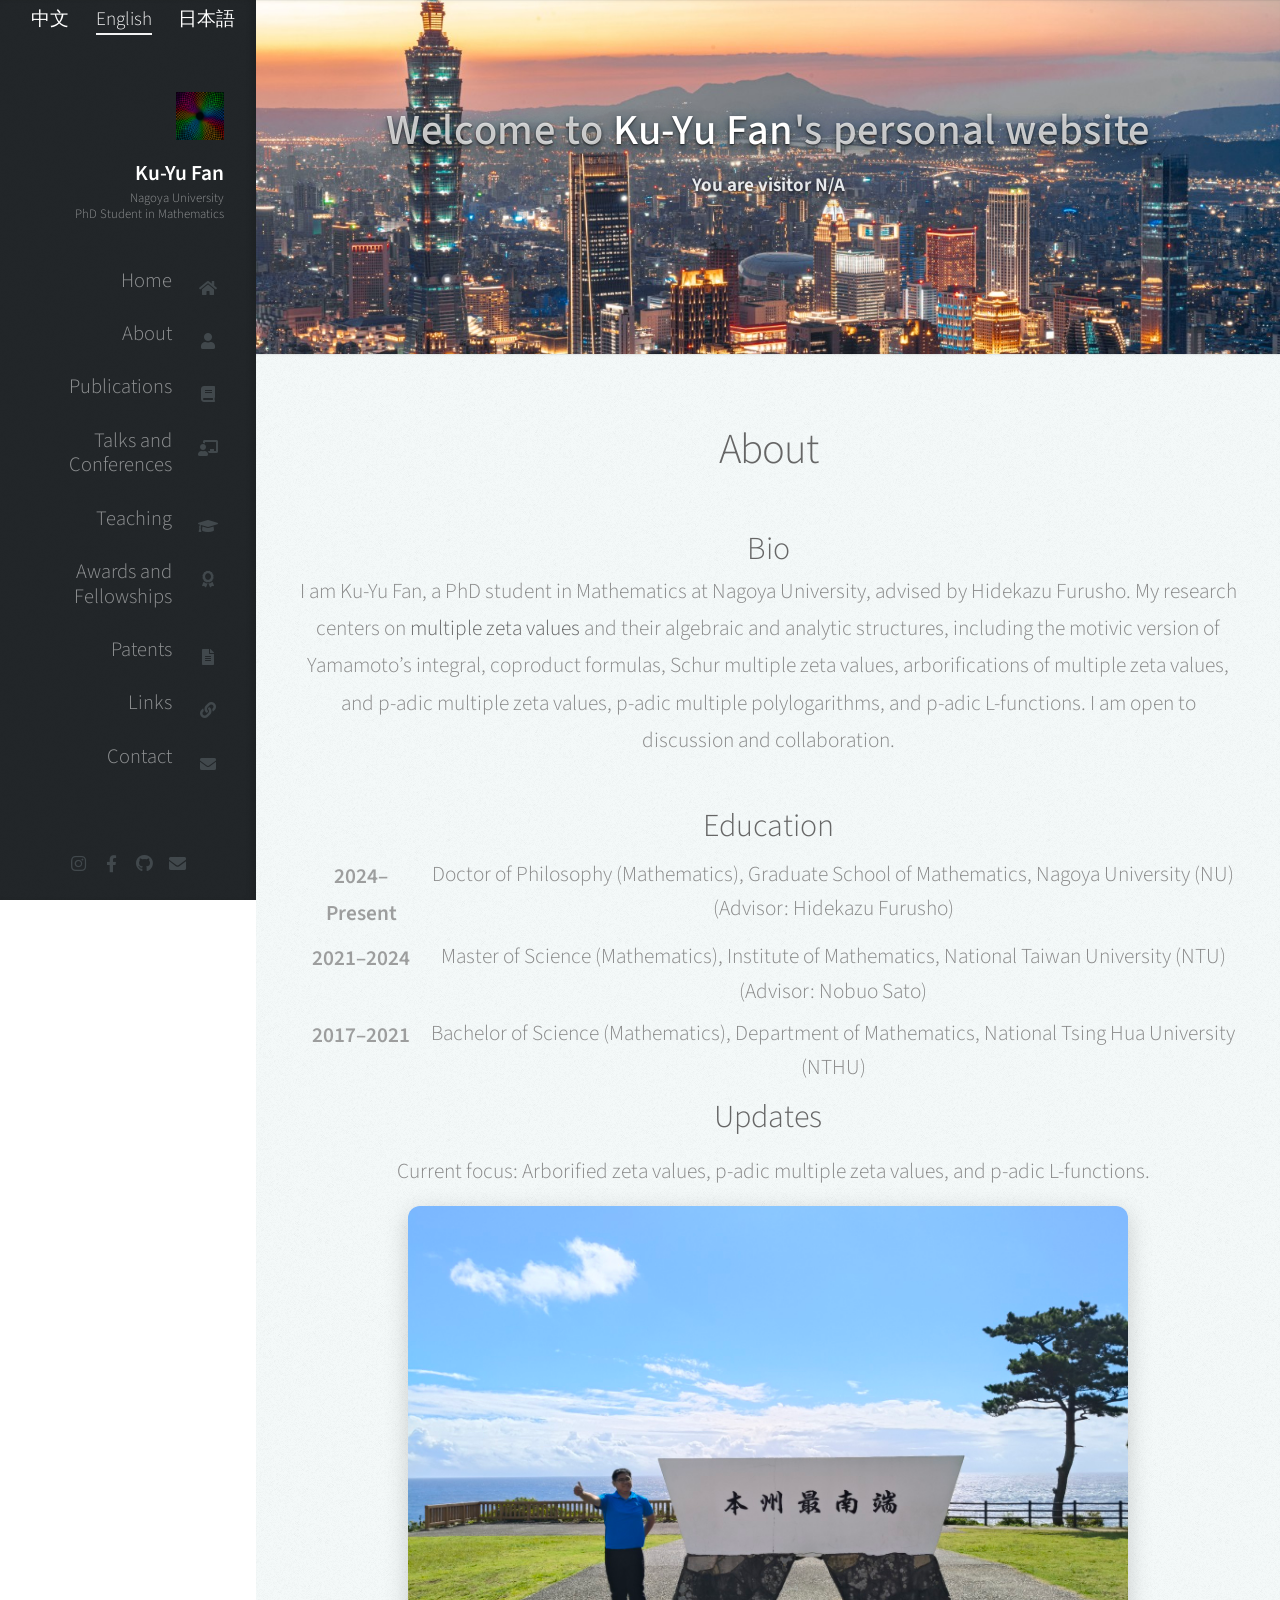
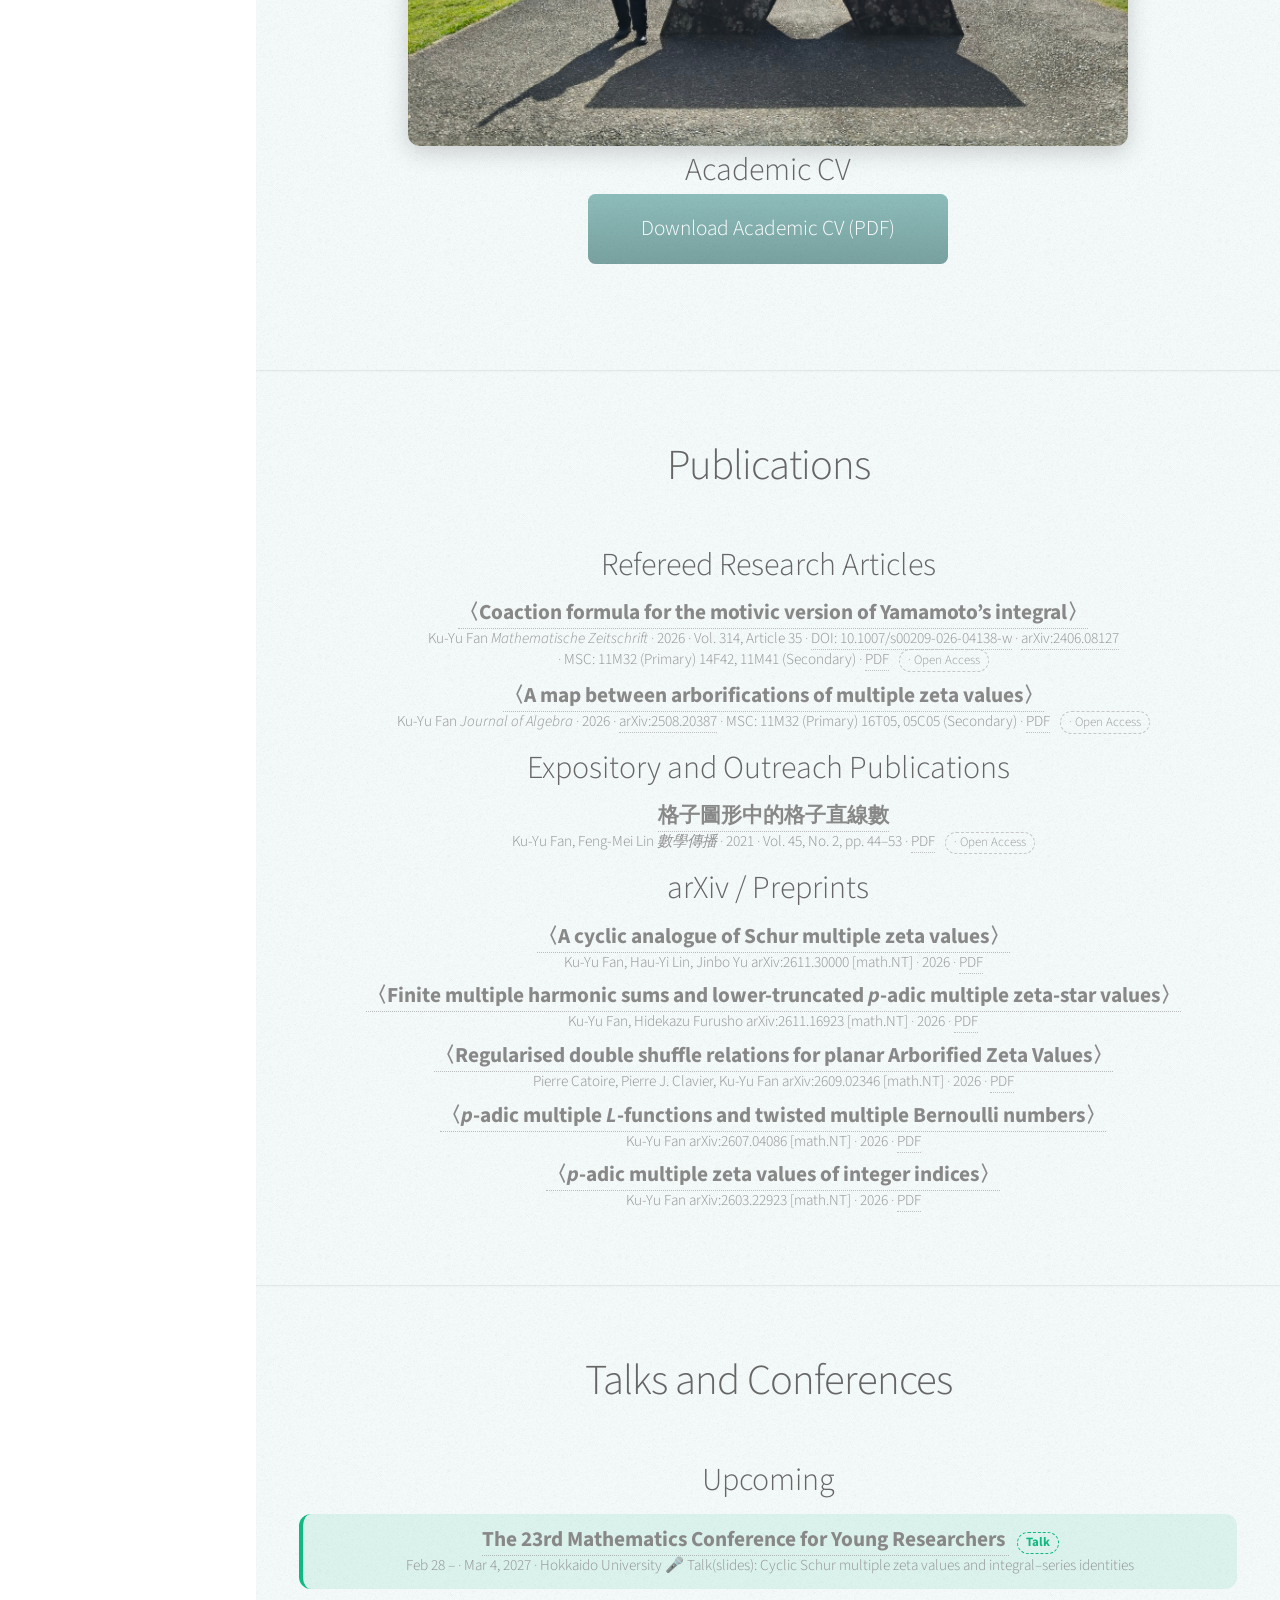
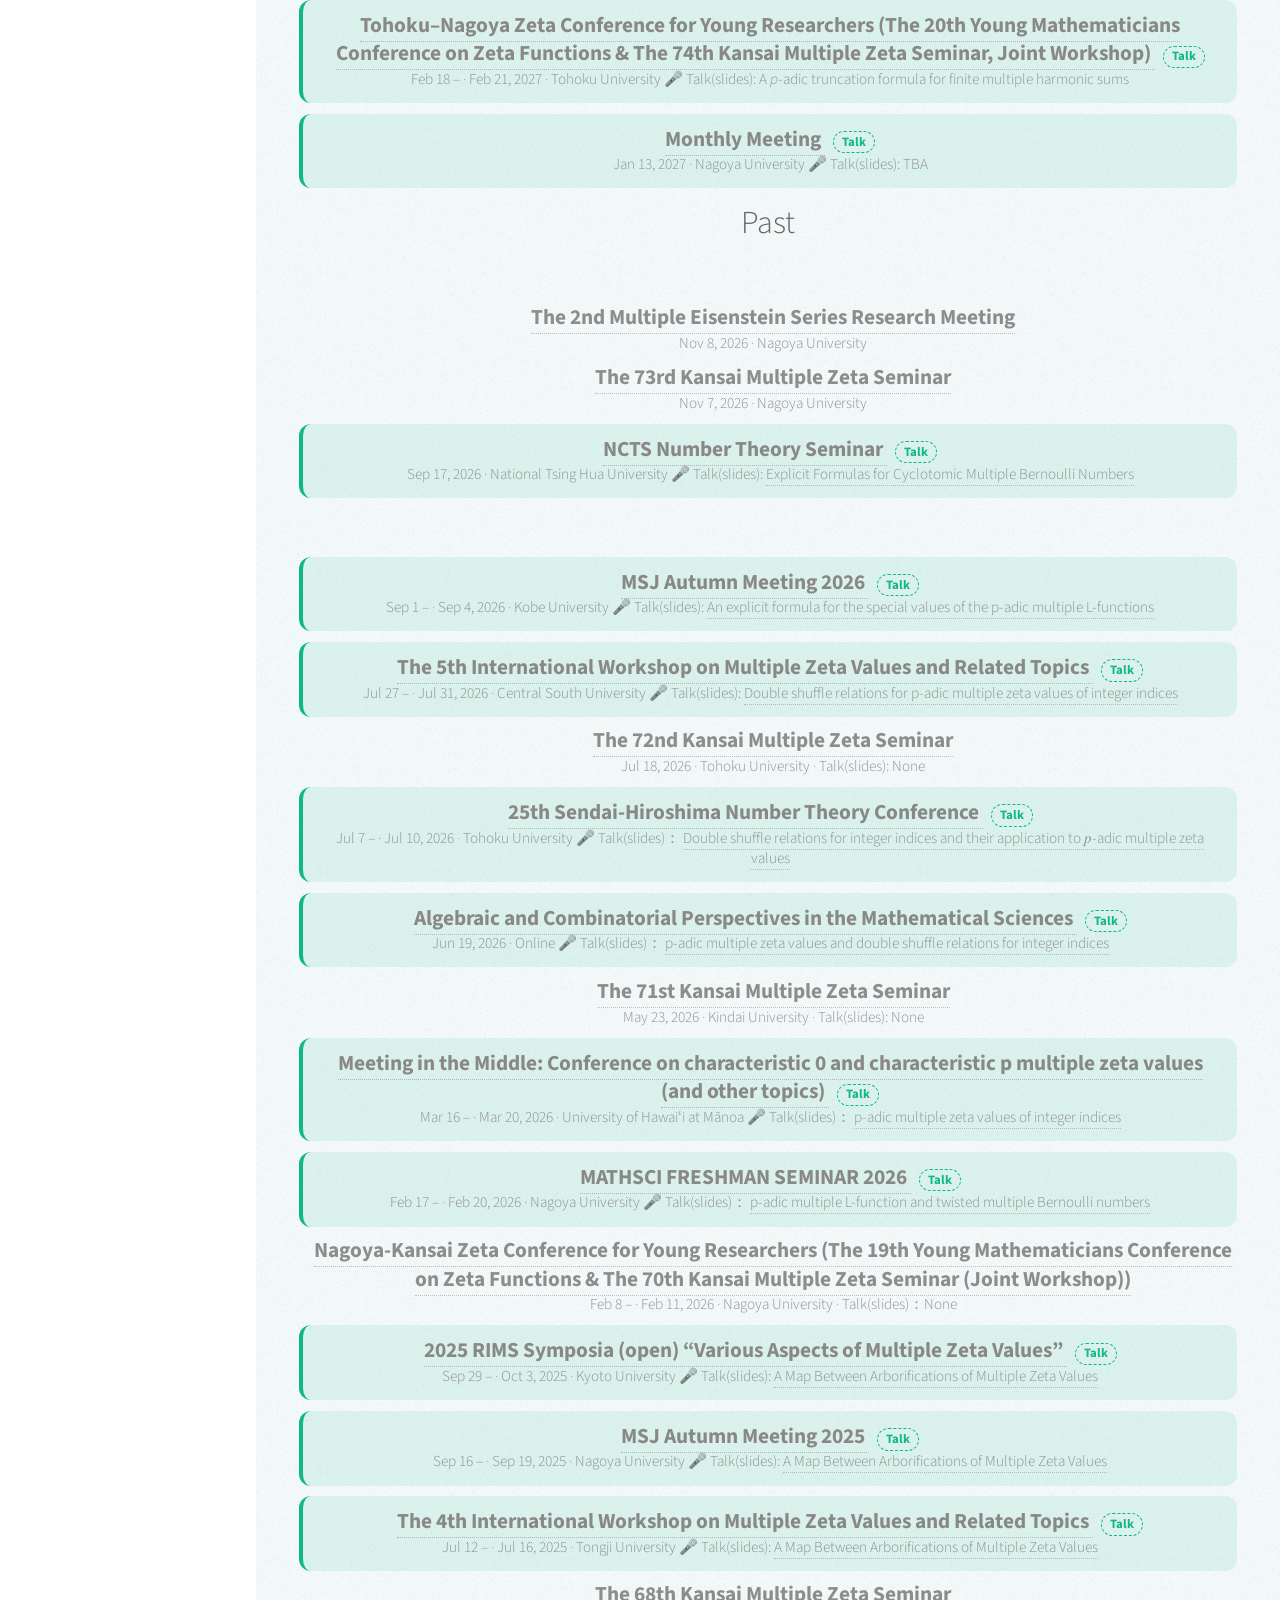
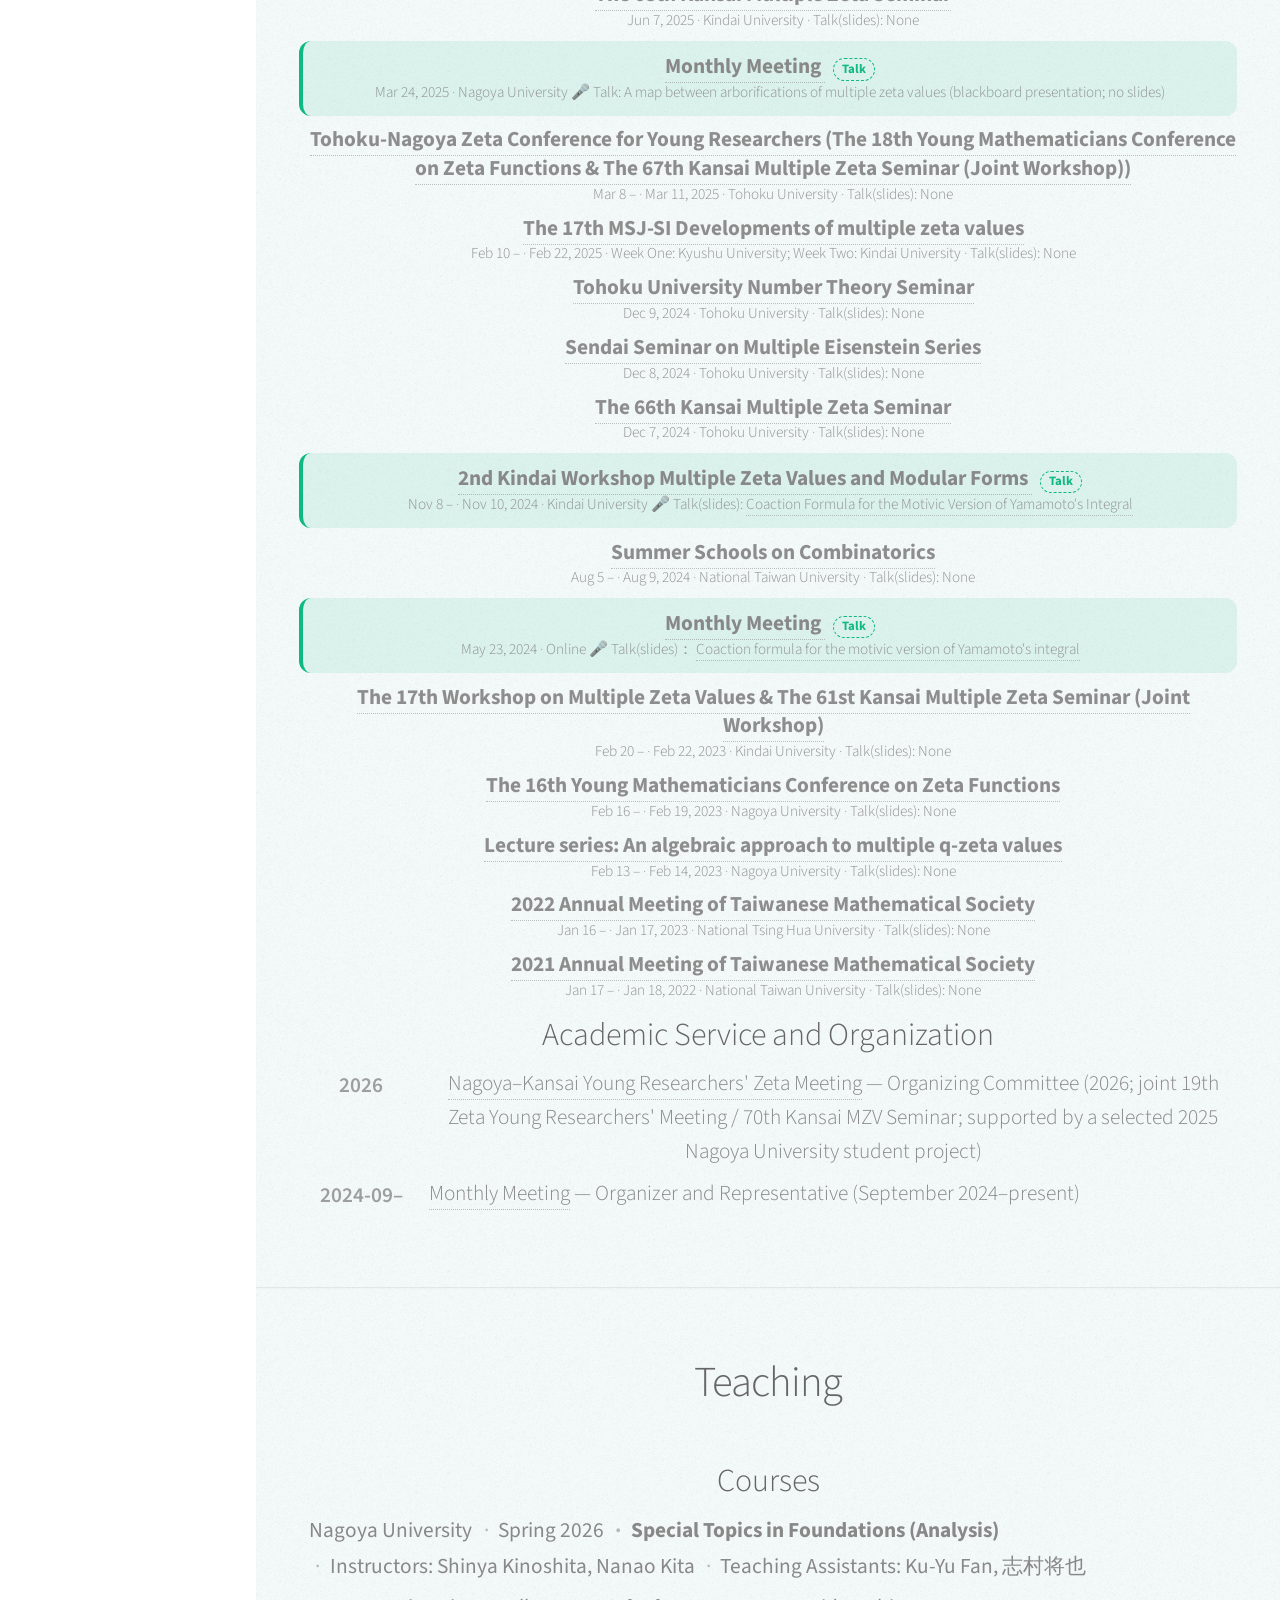
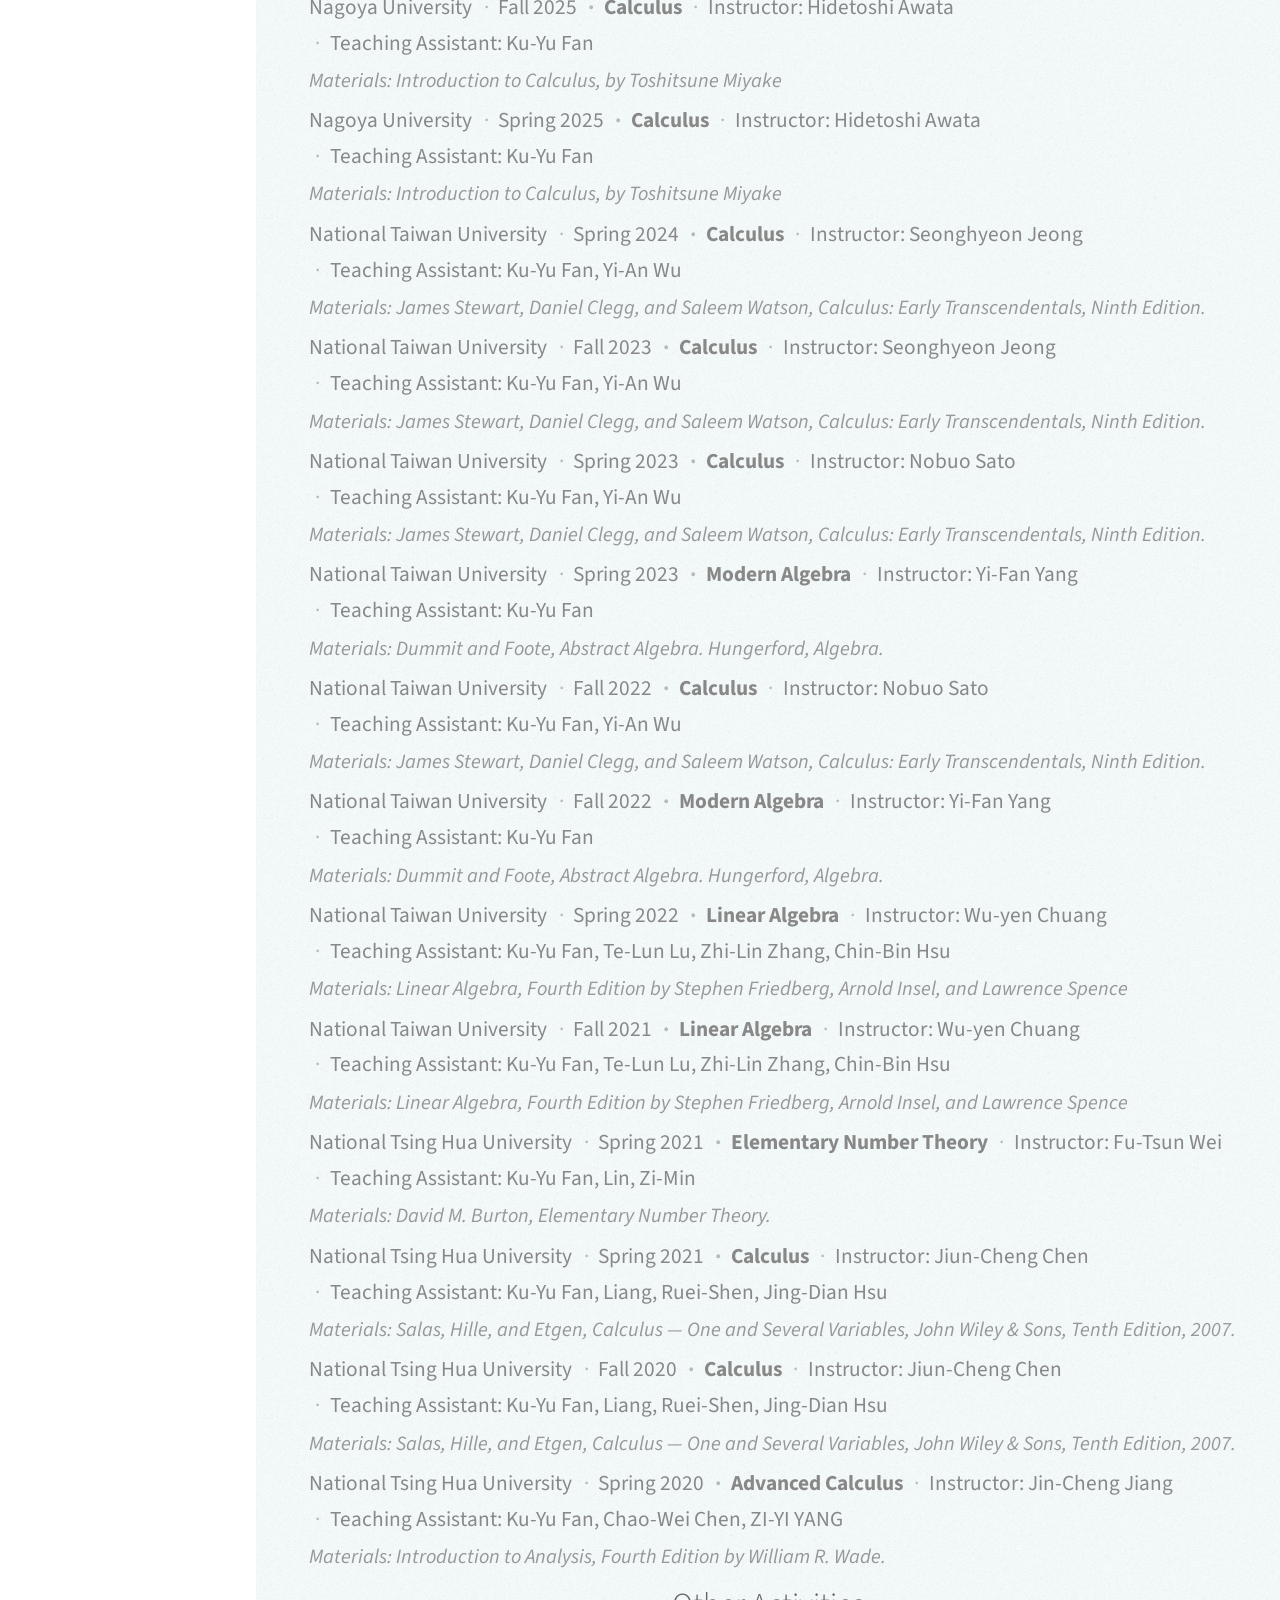
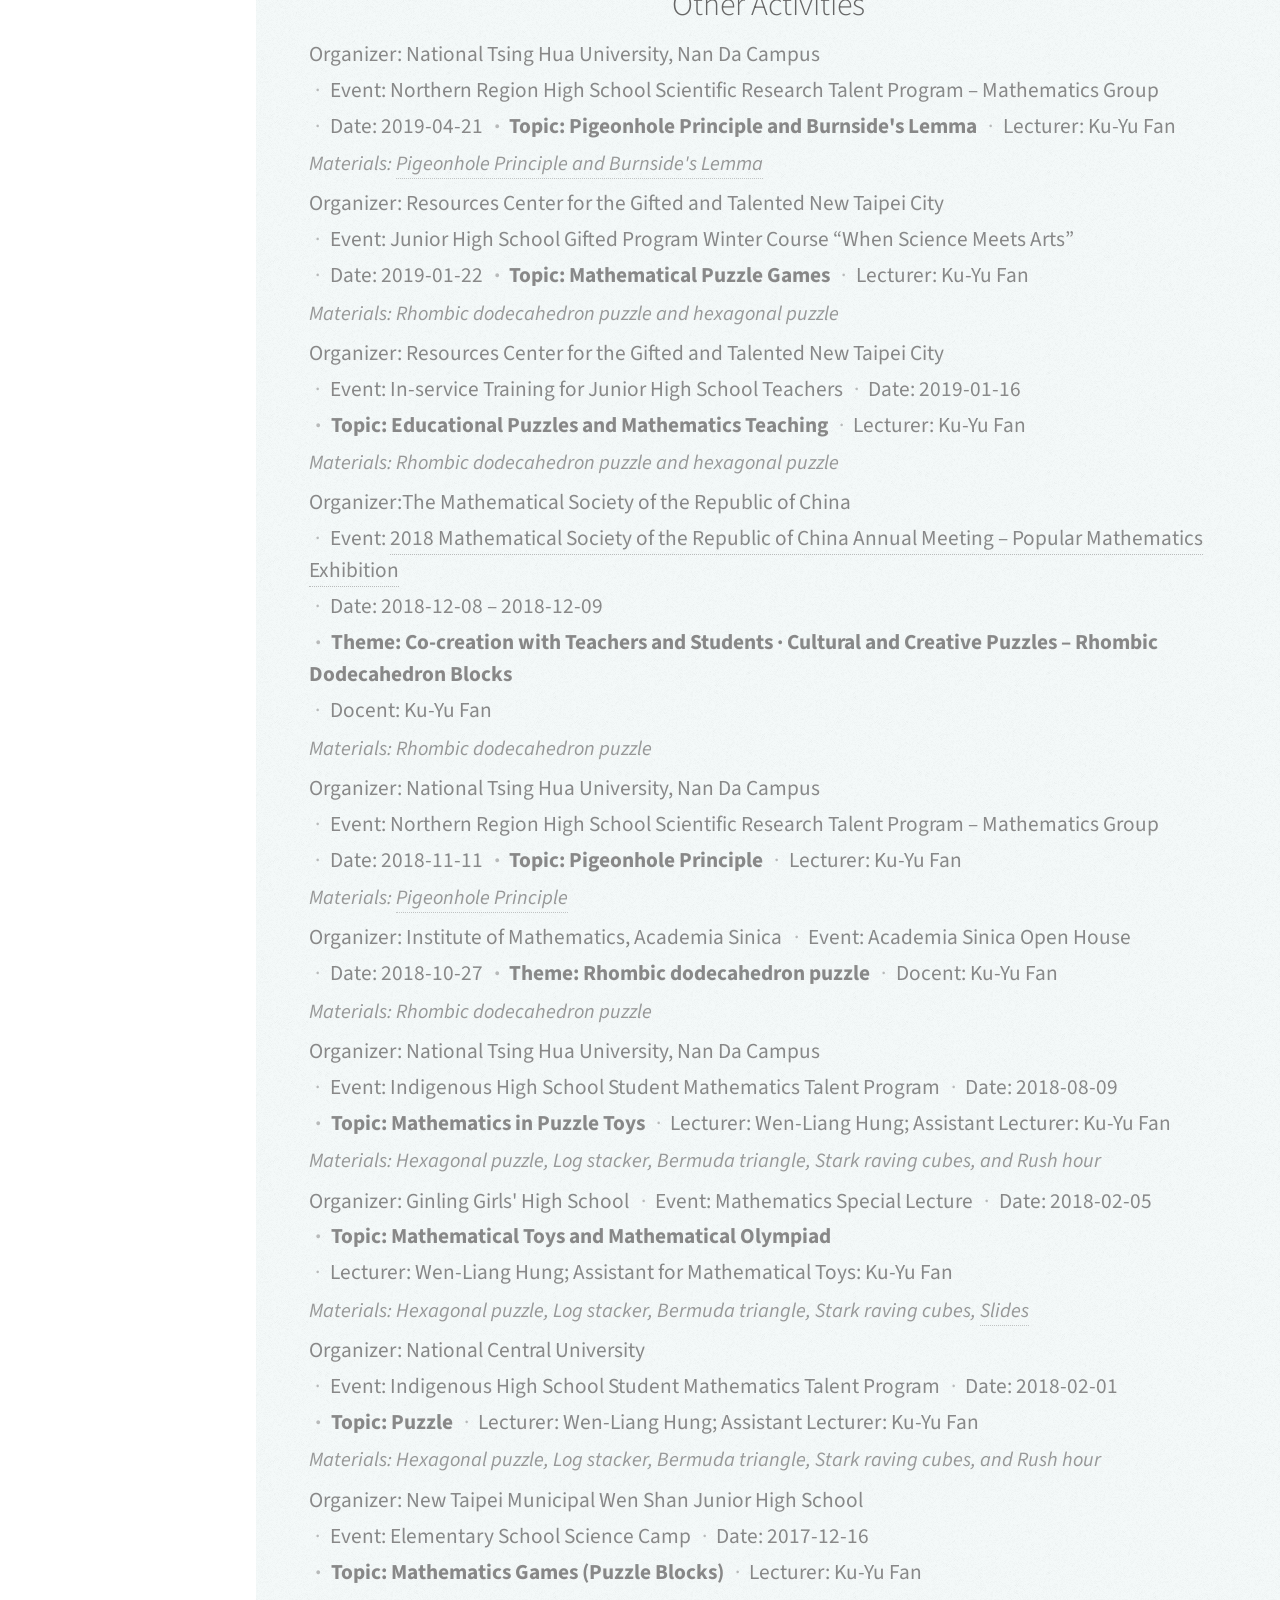
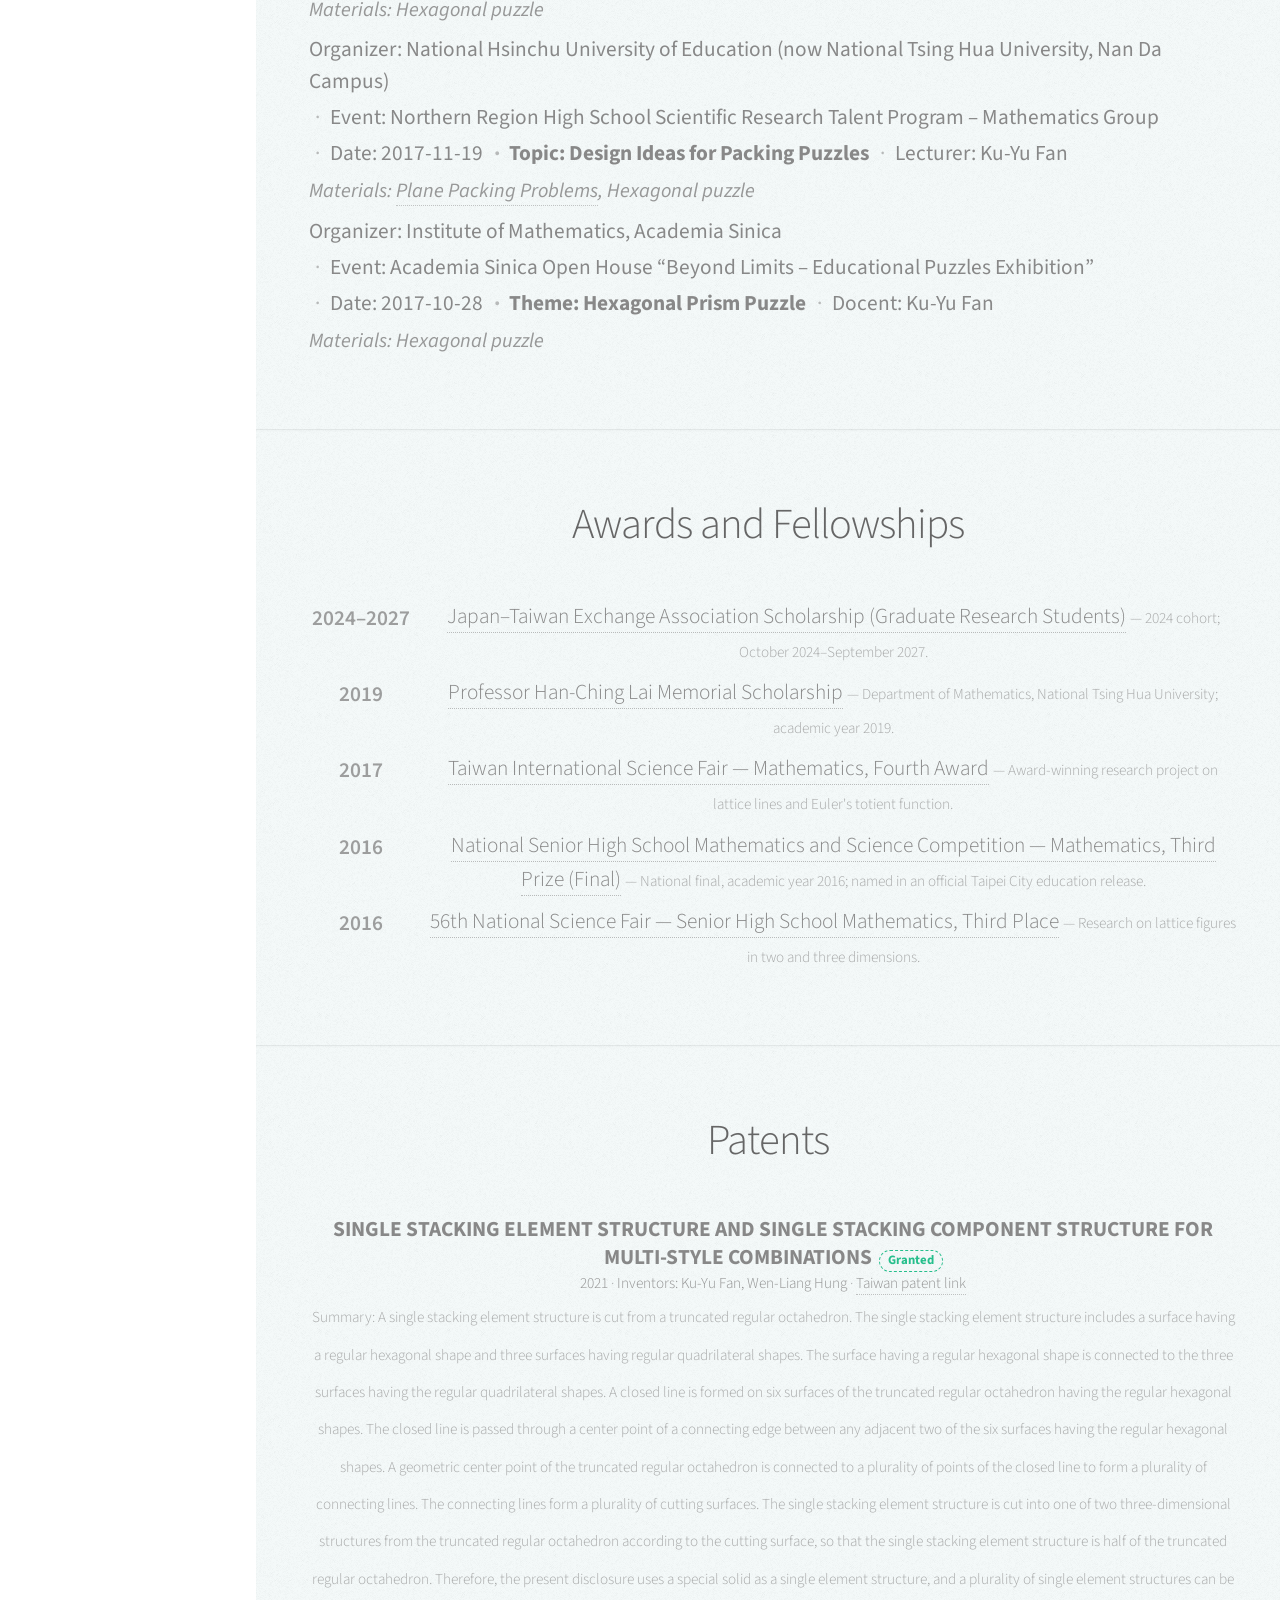
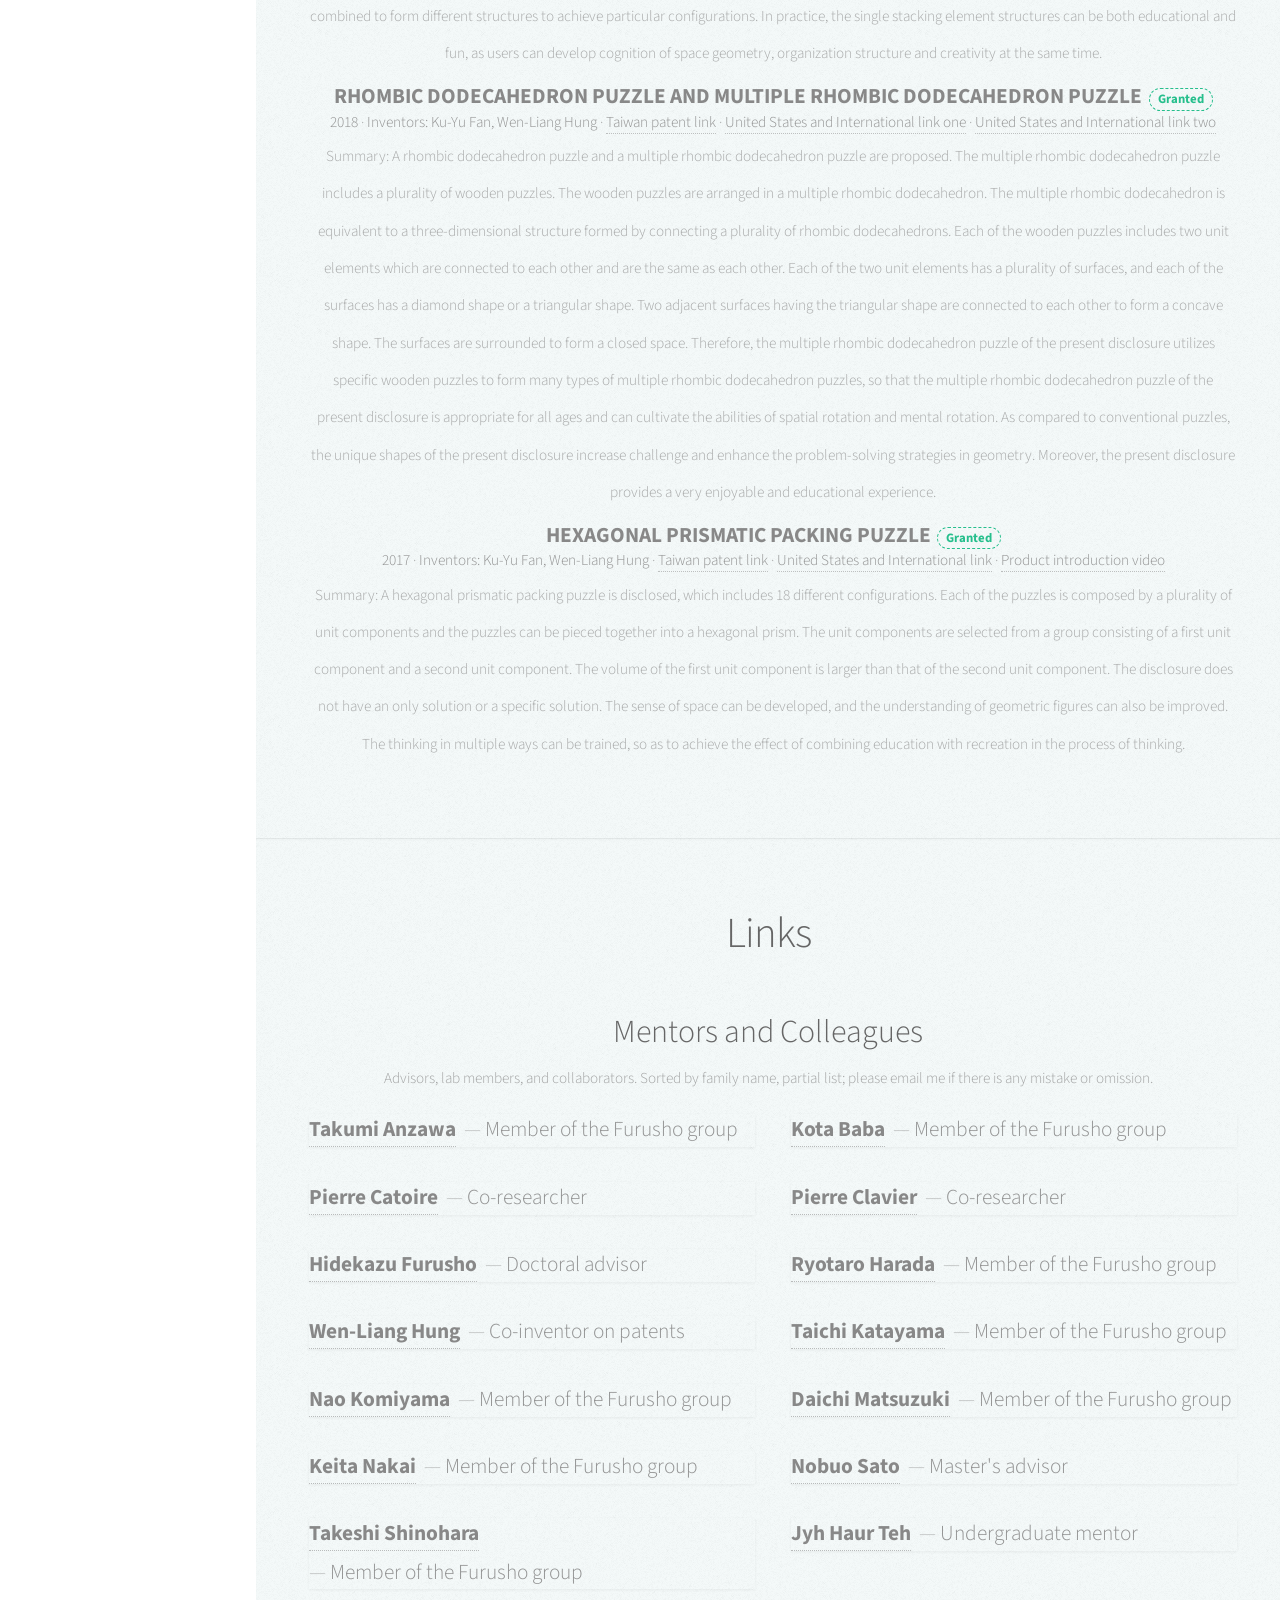
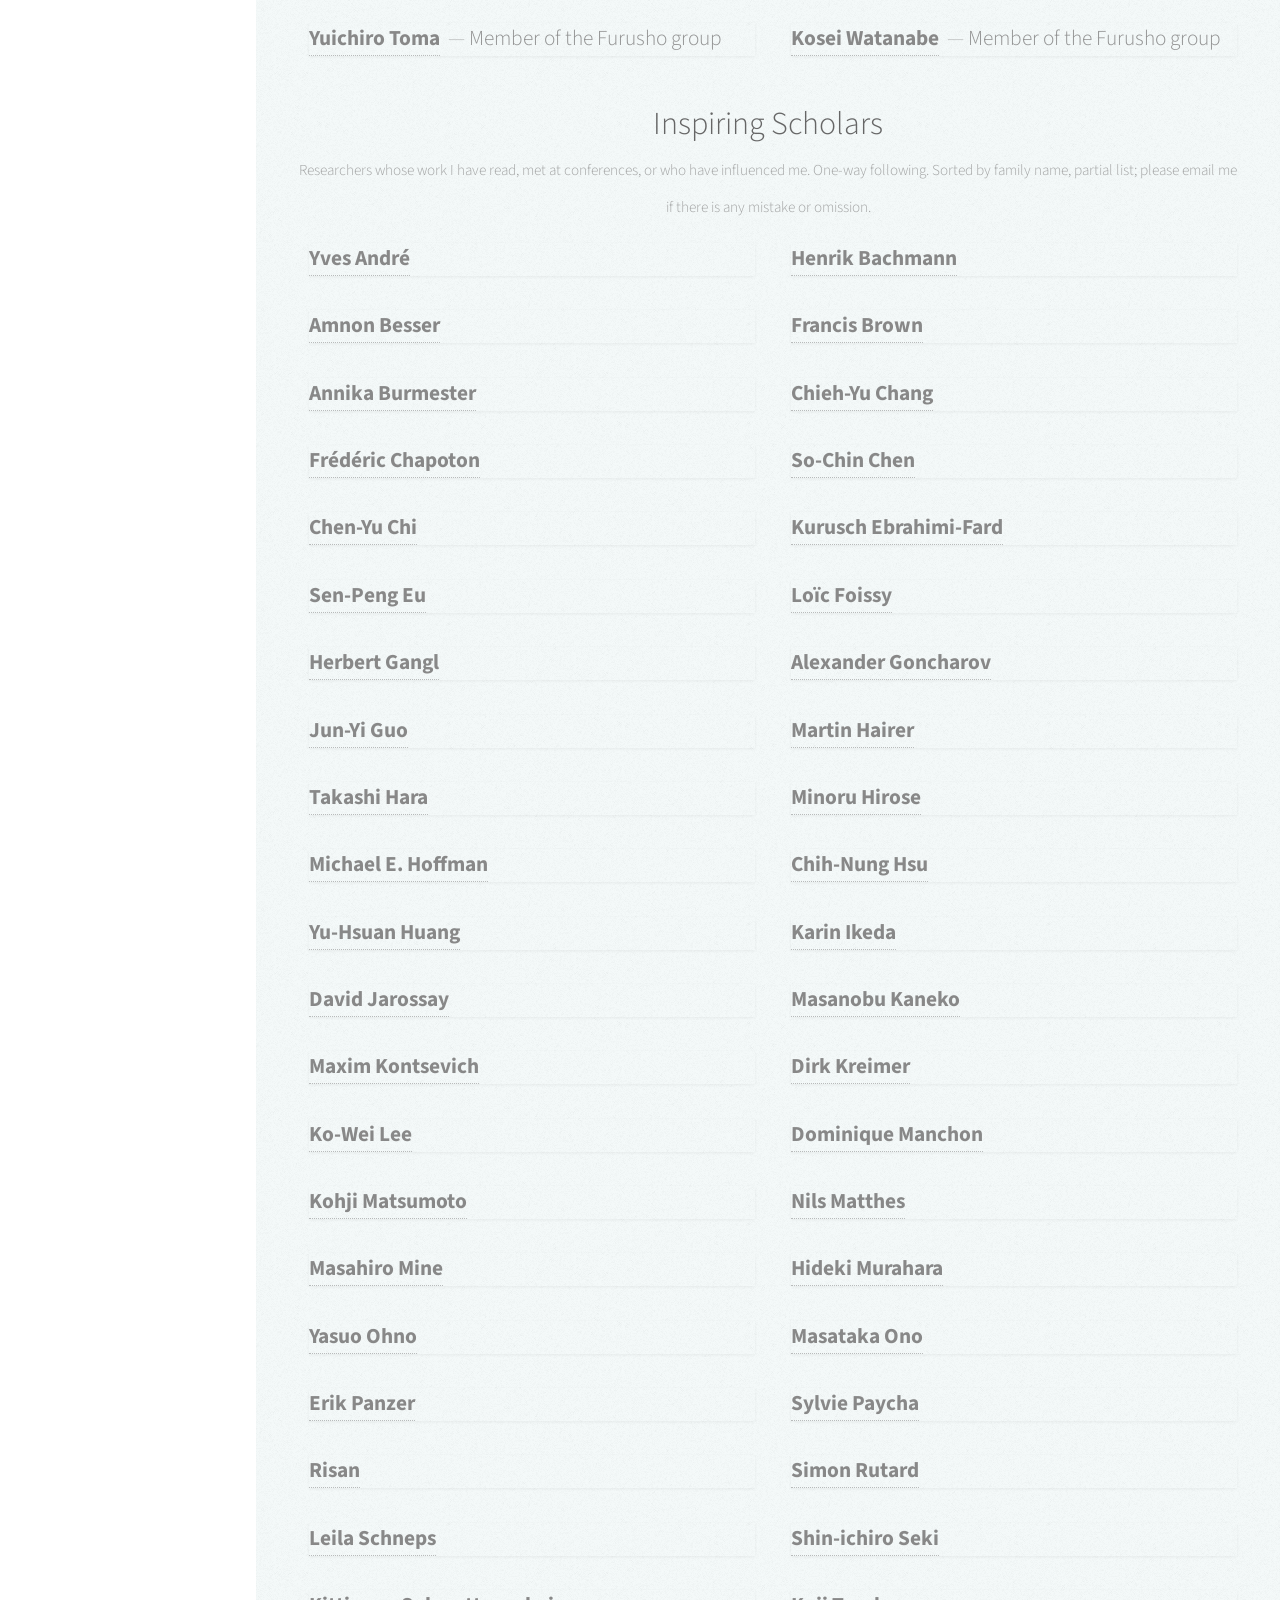
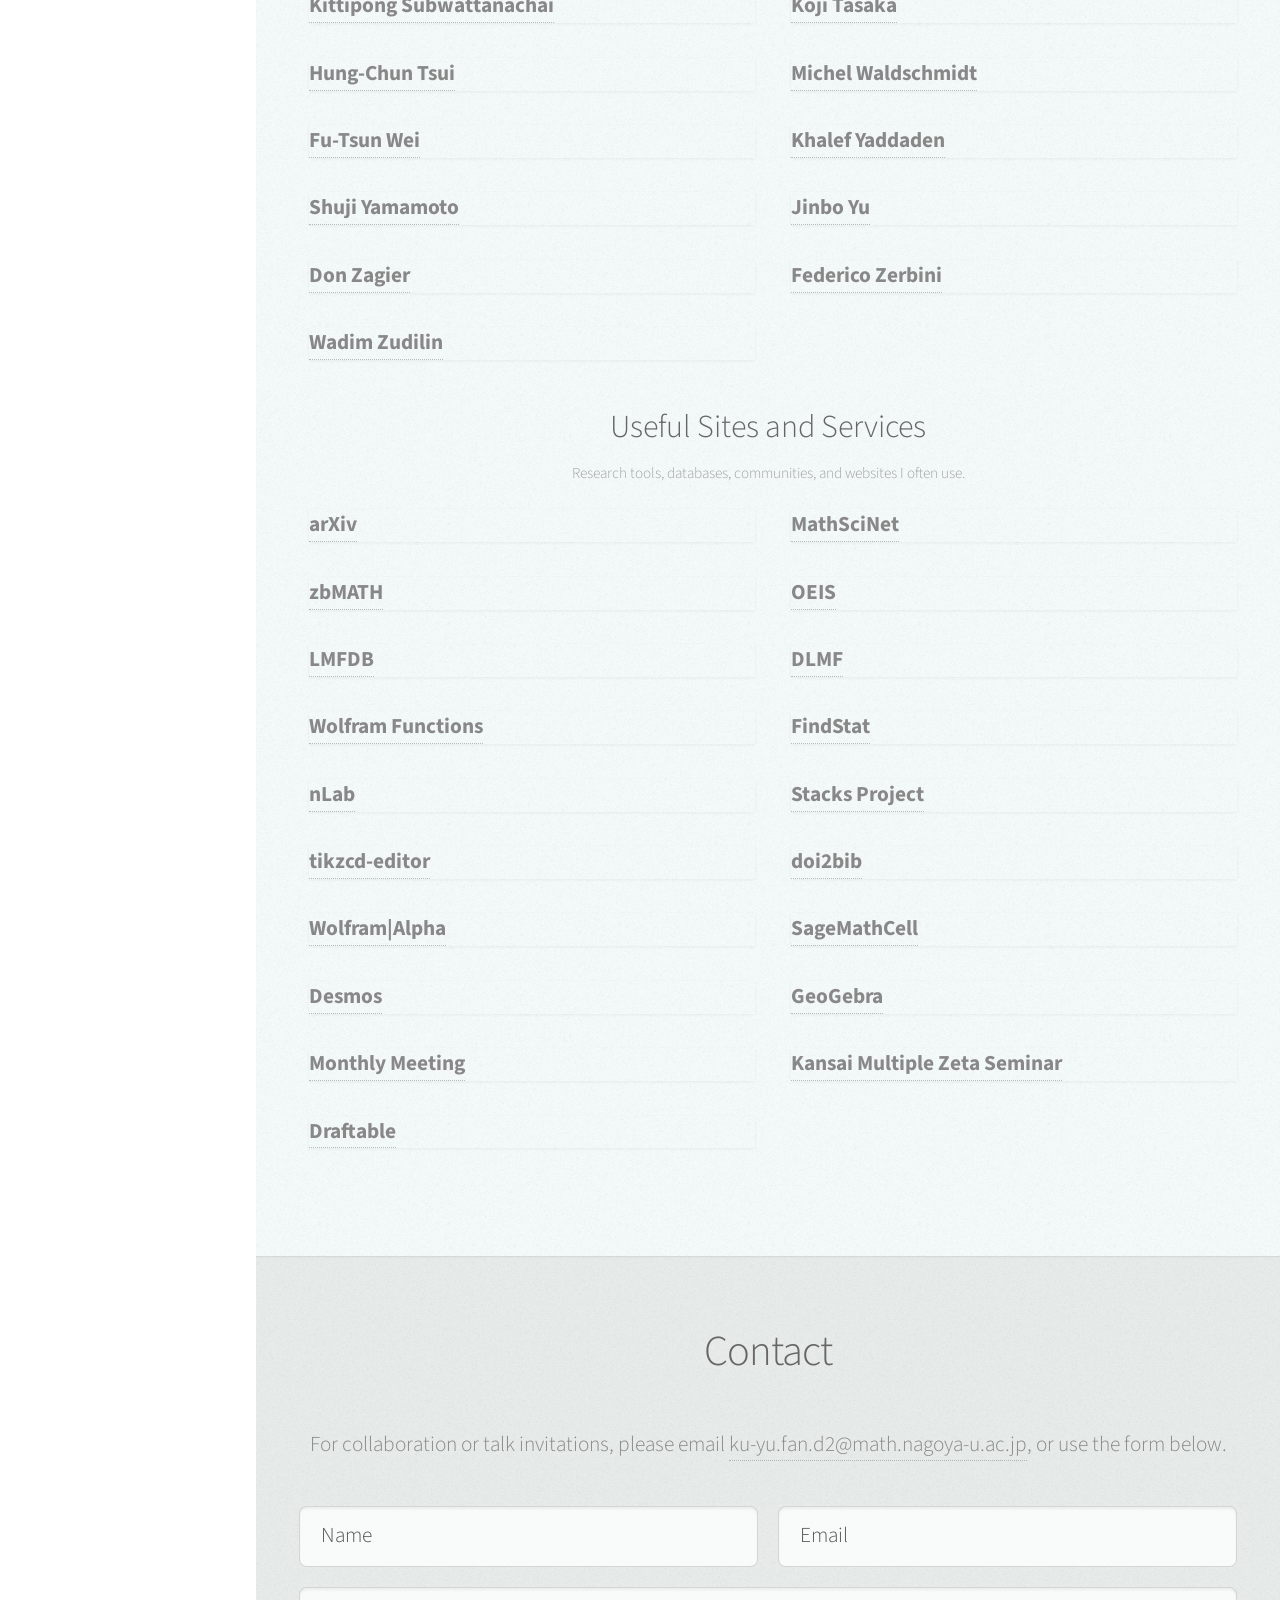
<file: index.html>
<!doctype html>
<html lang="en">
<head>
  <meta charset="utf-8" />
  <title>Redirecting…</title>
  <link rel="canonical" href="https://kuyufan.github.io/zhHP.html">
  <meta name="robots" content="noindex">
  <!-- ↓ 把 Search Console 給你的驗證碼貼在這 -->
  <meta name="google-site-verification" content="uz2hu3mmbCt_ZjfWcoyVA33Bct3wLRfq_0o6JyUN3wQ" />
</head>
<body>
  <script>
    (function () {
      var basePath = ''; // 若是子路徑站（例如 /myrepo/），改成 '/myrepo/'
      var lang = (navigator.language || navigator.userLanguage || '').toLowerCase();
      var code = lang.slice(0, 2); // 'zh' | 'en' | 'ja' | 其他
      var map = {
        zh: basePath + 'zhHP.html',
        en: basePath + 'enHP.html',
        ja: basePath + 'jaHP.html'
      };
      var target = map[code] || map.zh; // 預設導向中文；要預設英文/日文改成 map.en / map.ja
      location.replace(target);
    })();
  </script>

  <noscript>
    <p>Please choose your language:
      <a href="zhHP.html">中文</a> ·
      <a href="enHP.html">English</a> ·
      <a href="jaHP.html">日本語</a>
    </p>
  </noscript>
</body>
</html>
</file>
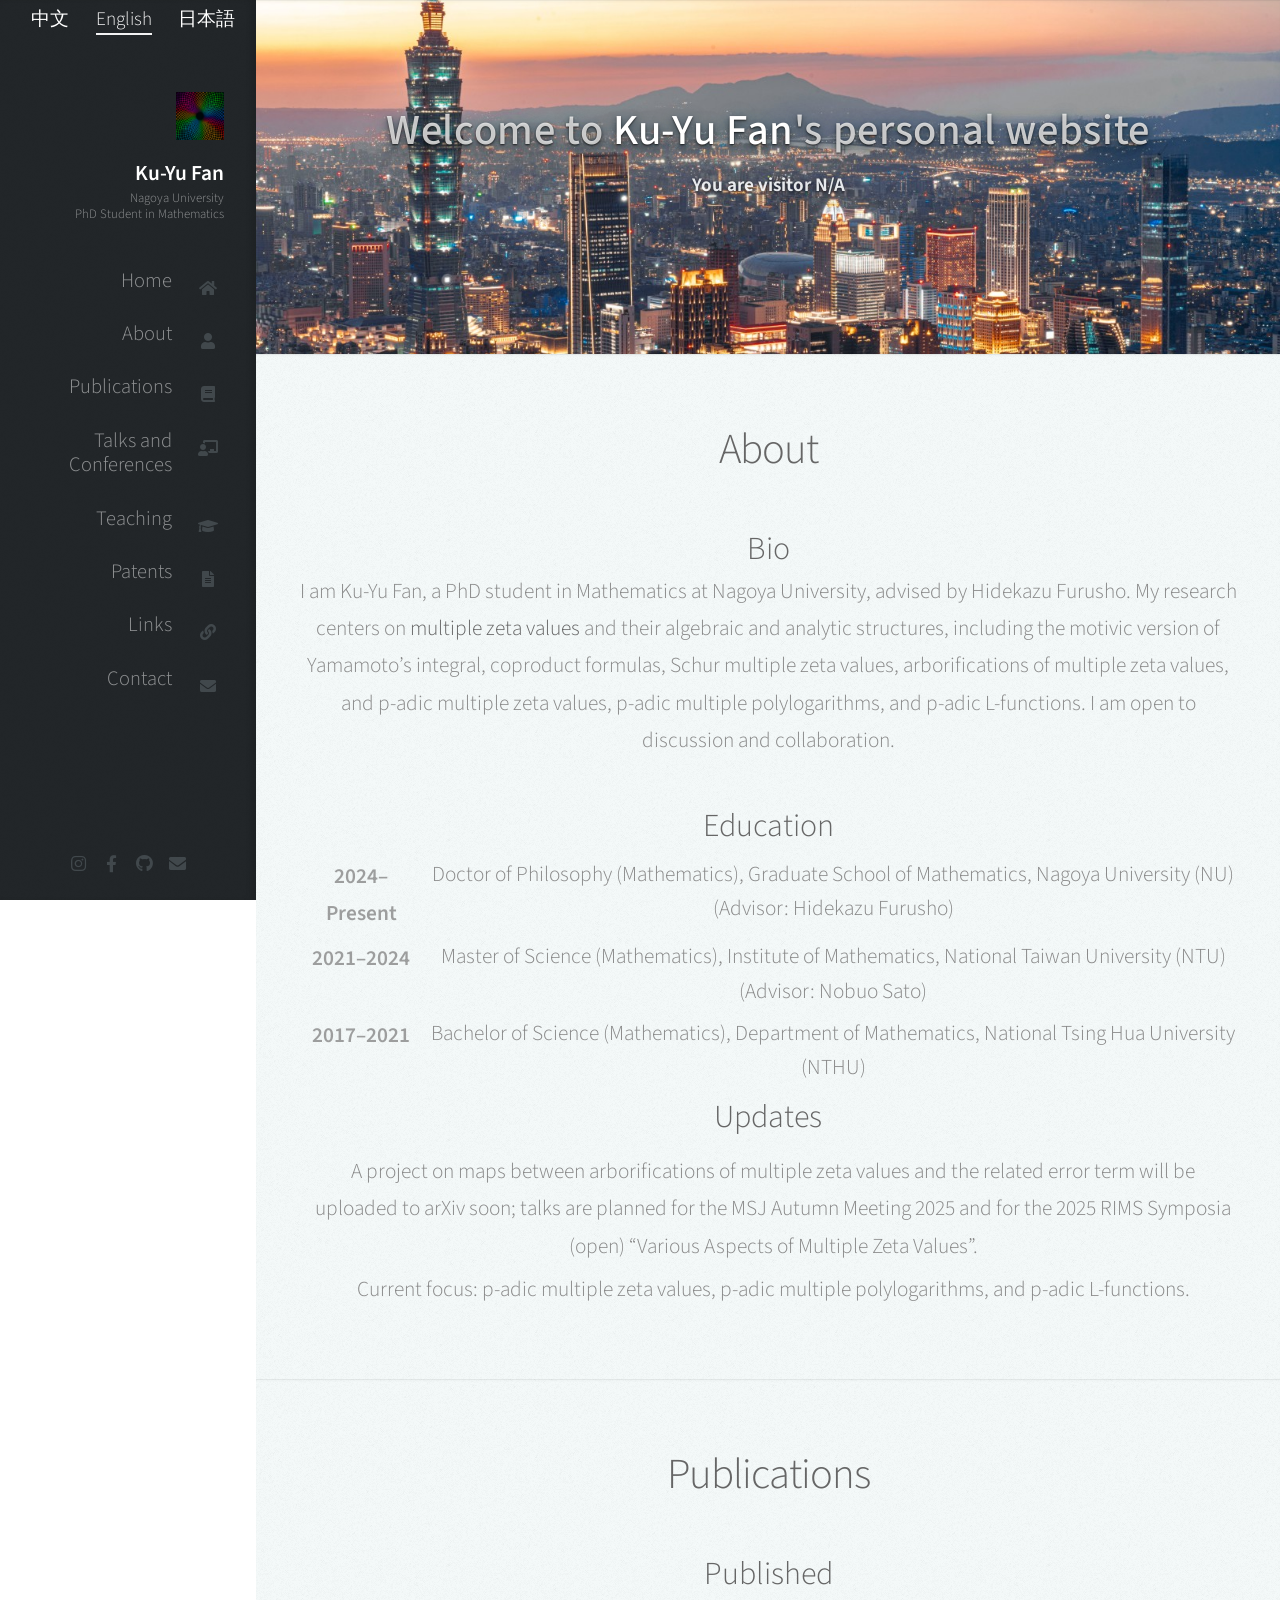
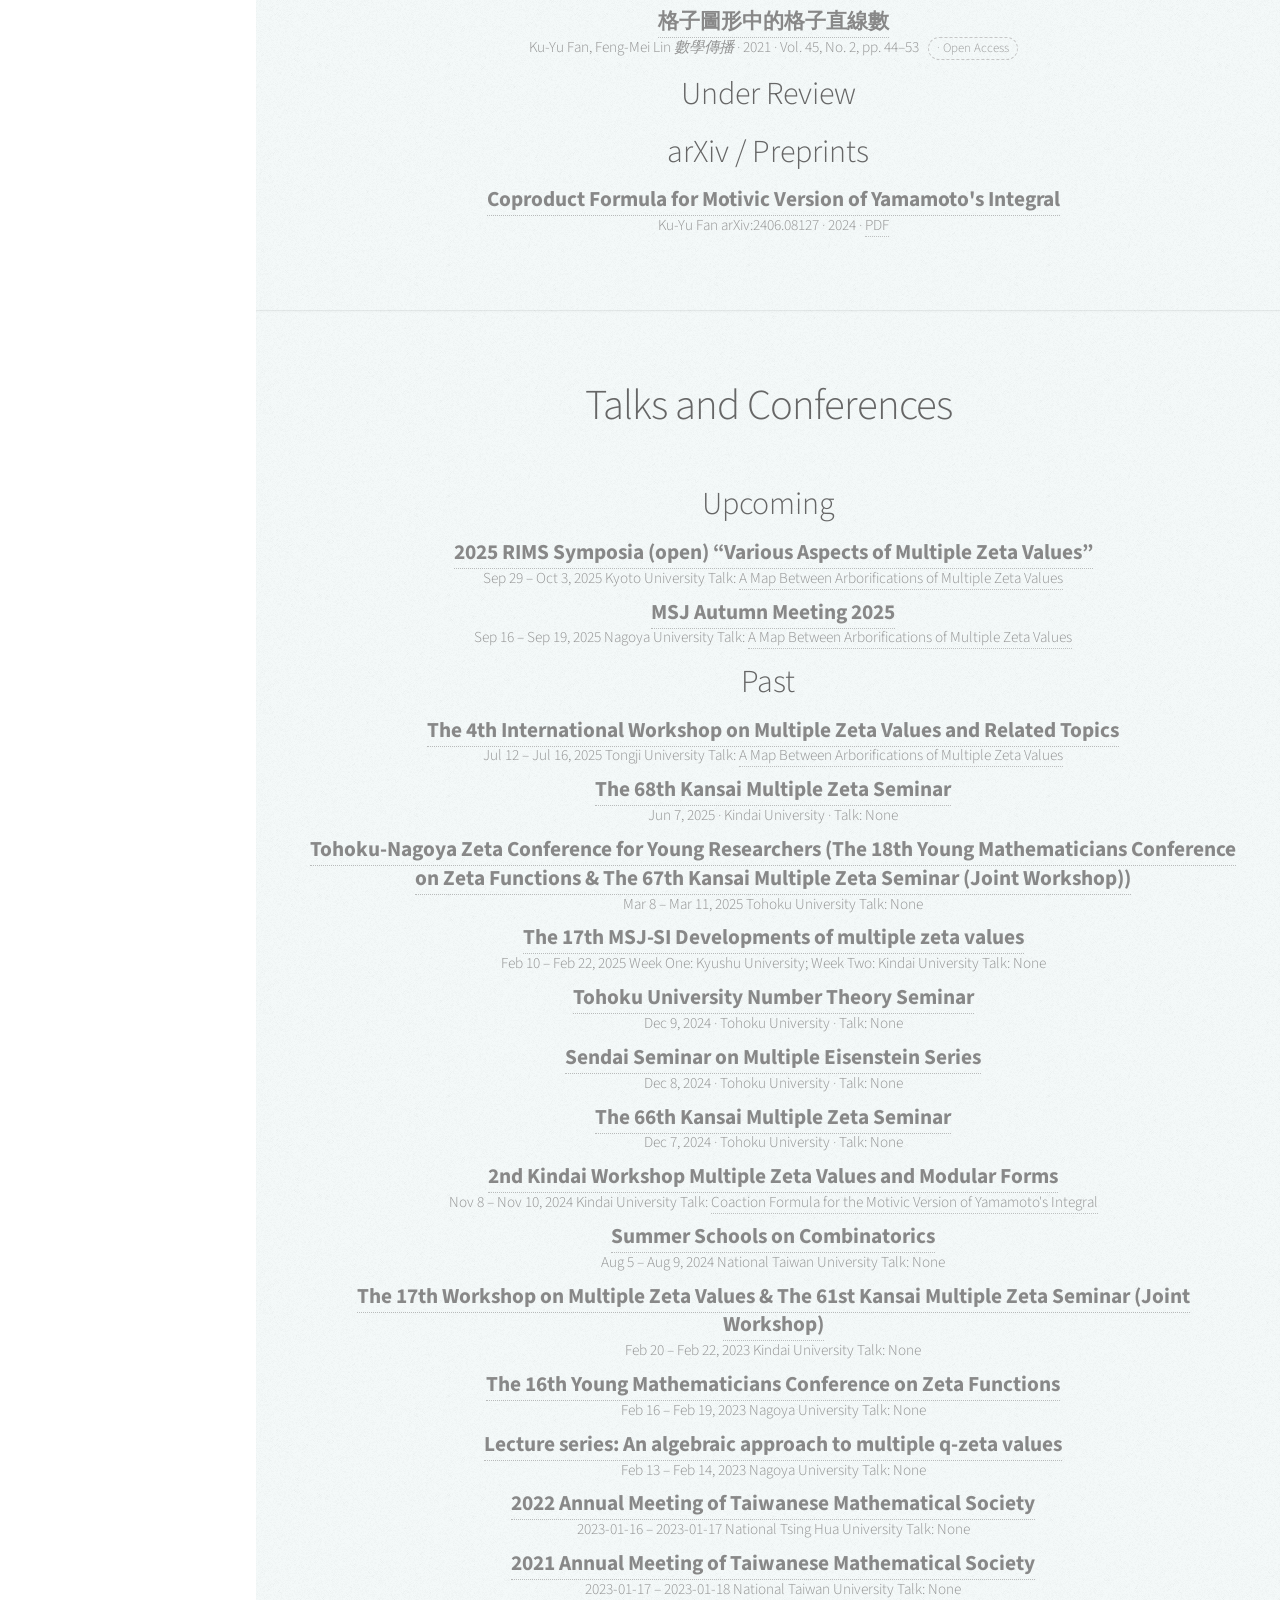
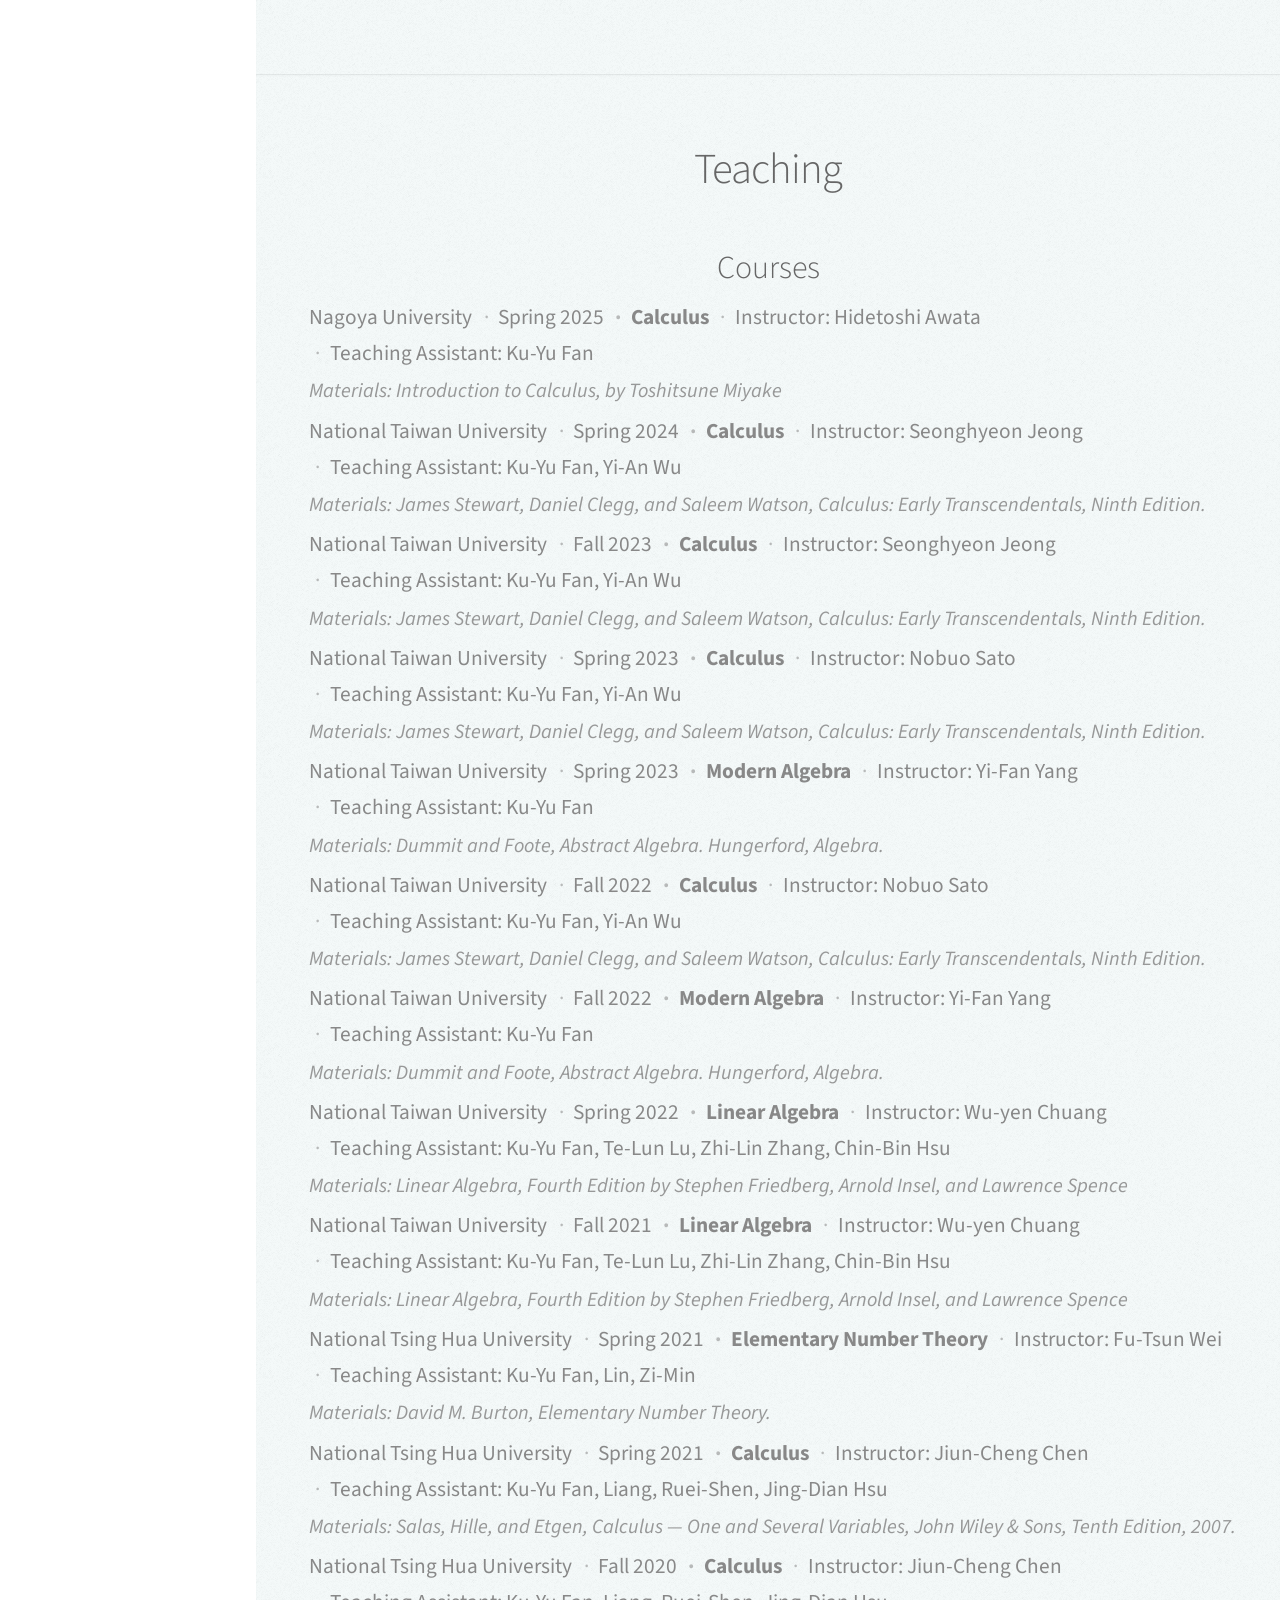
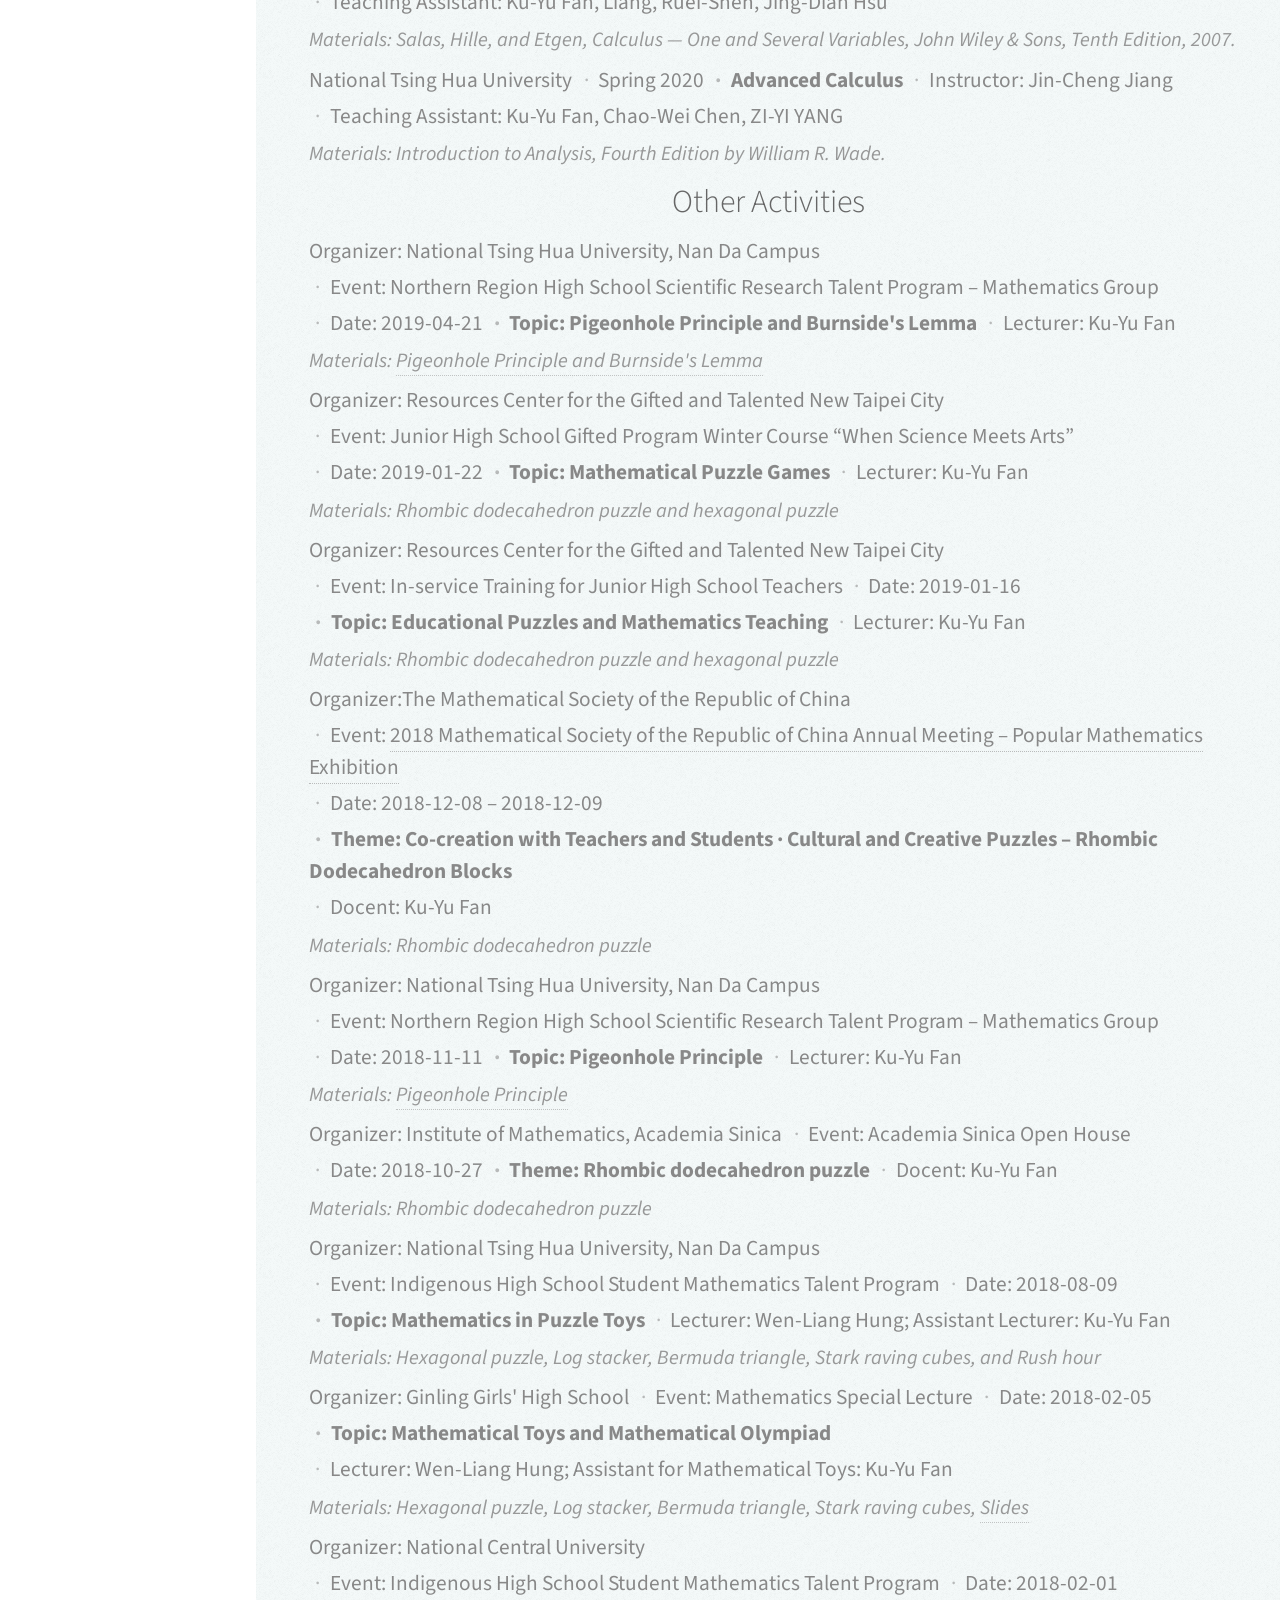
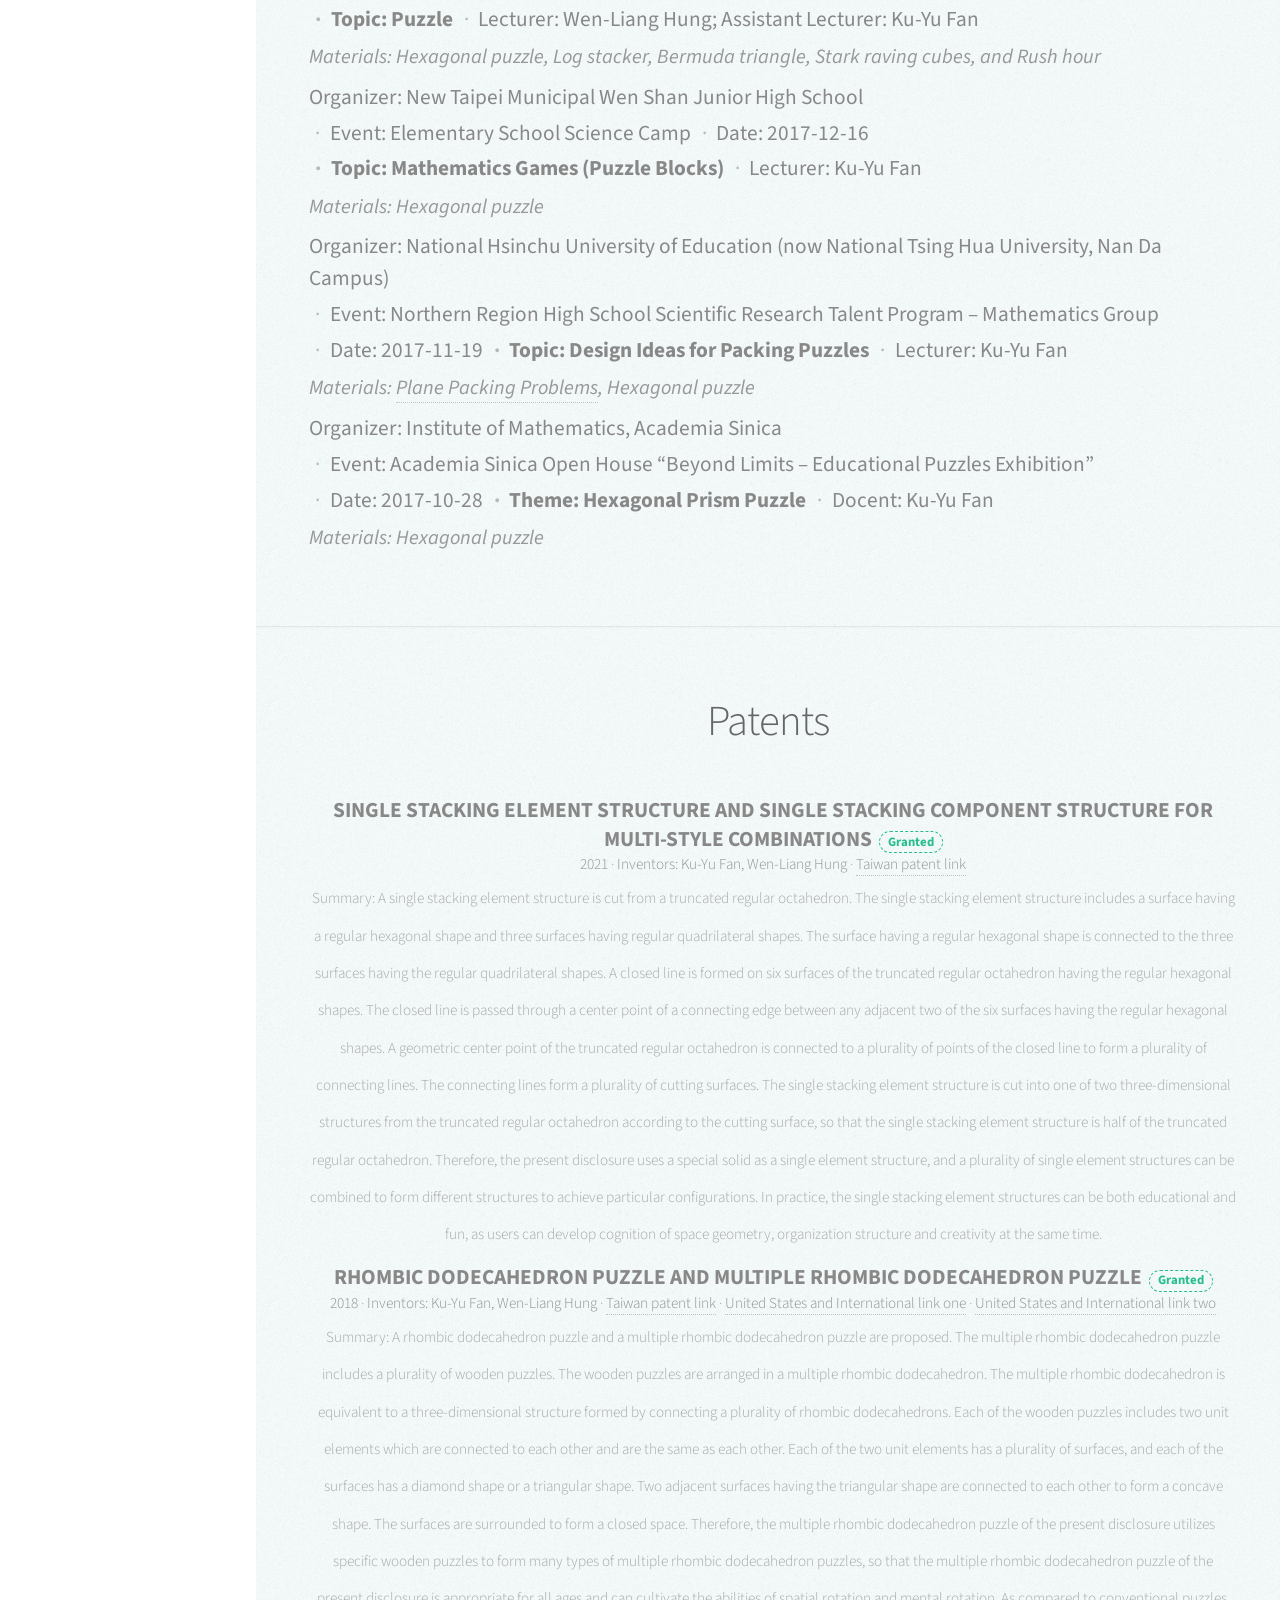
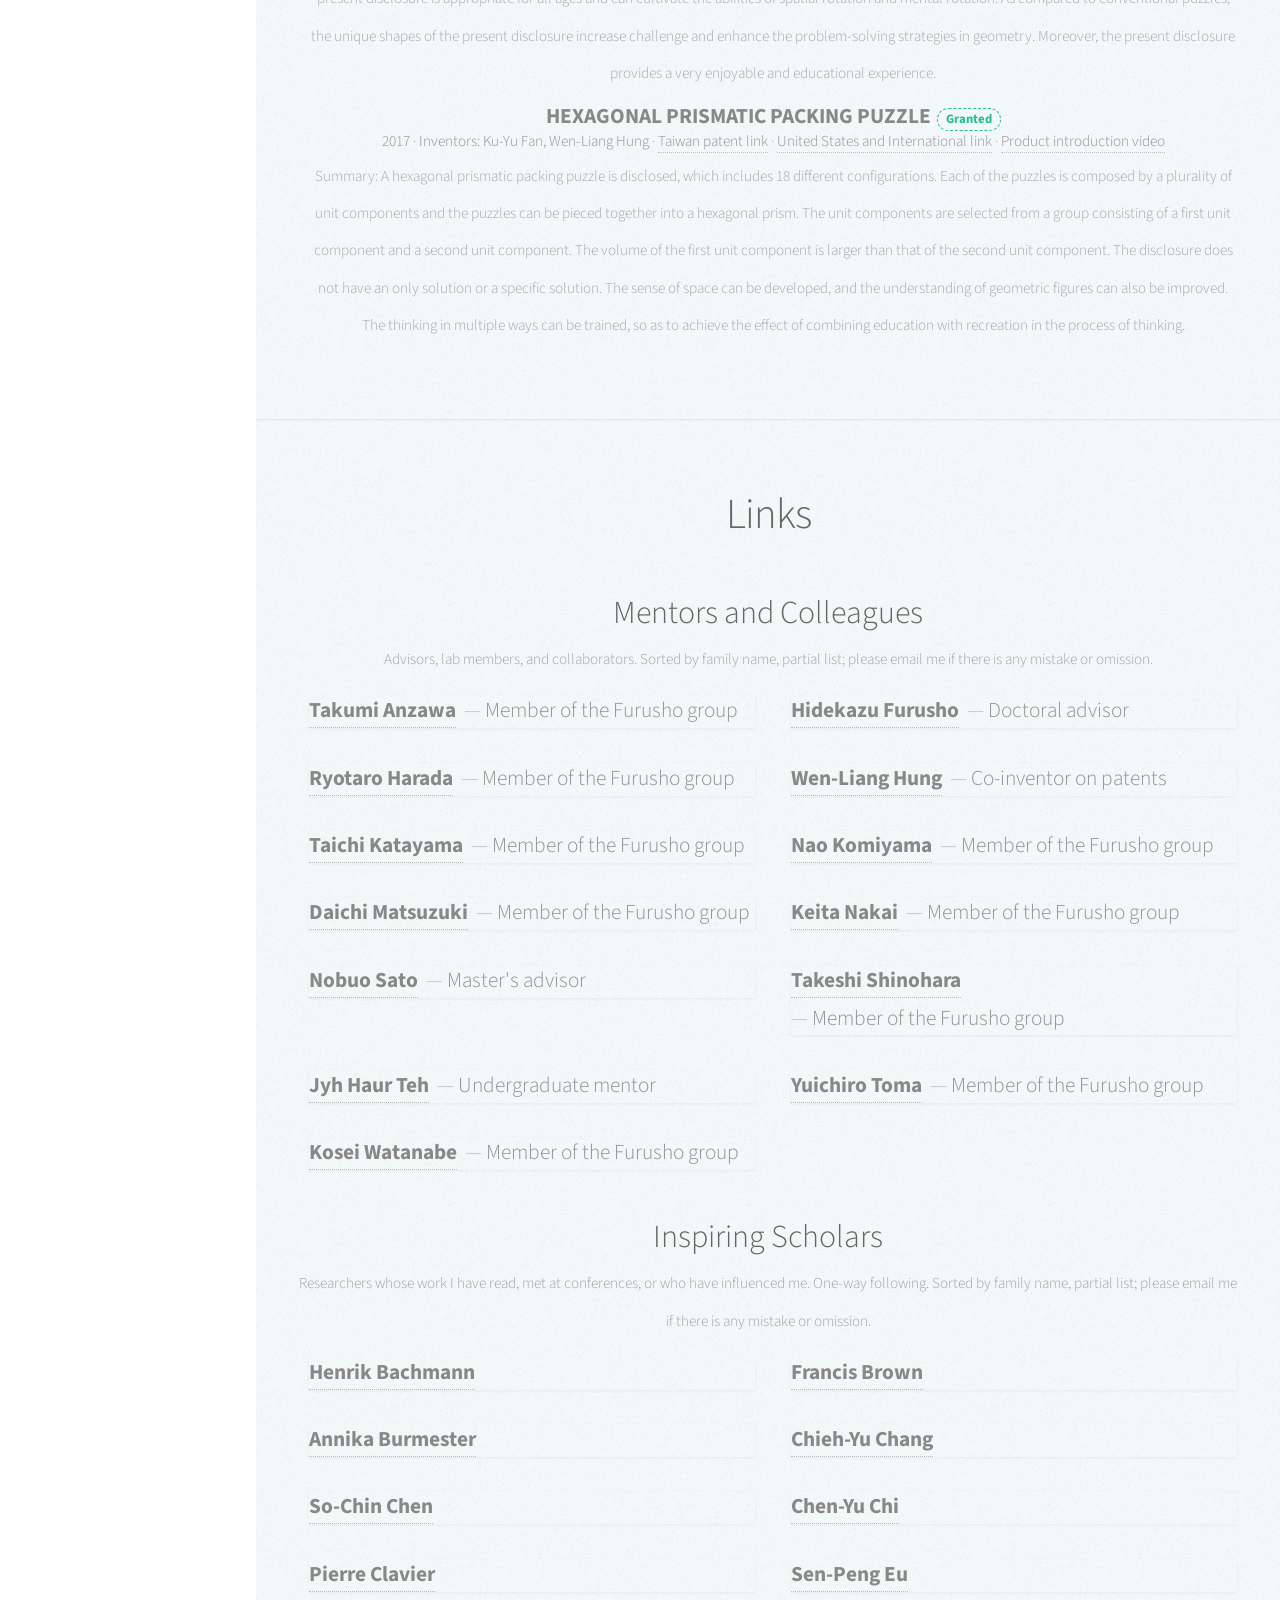
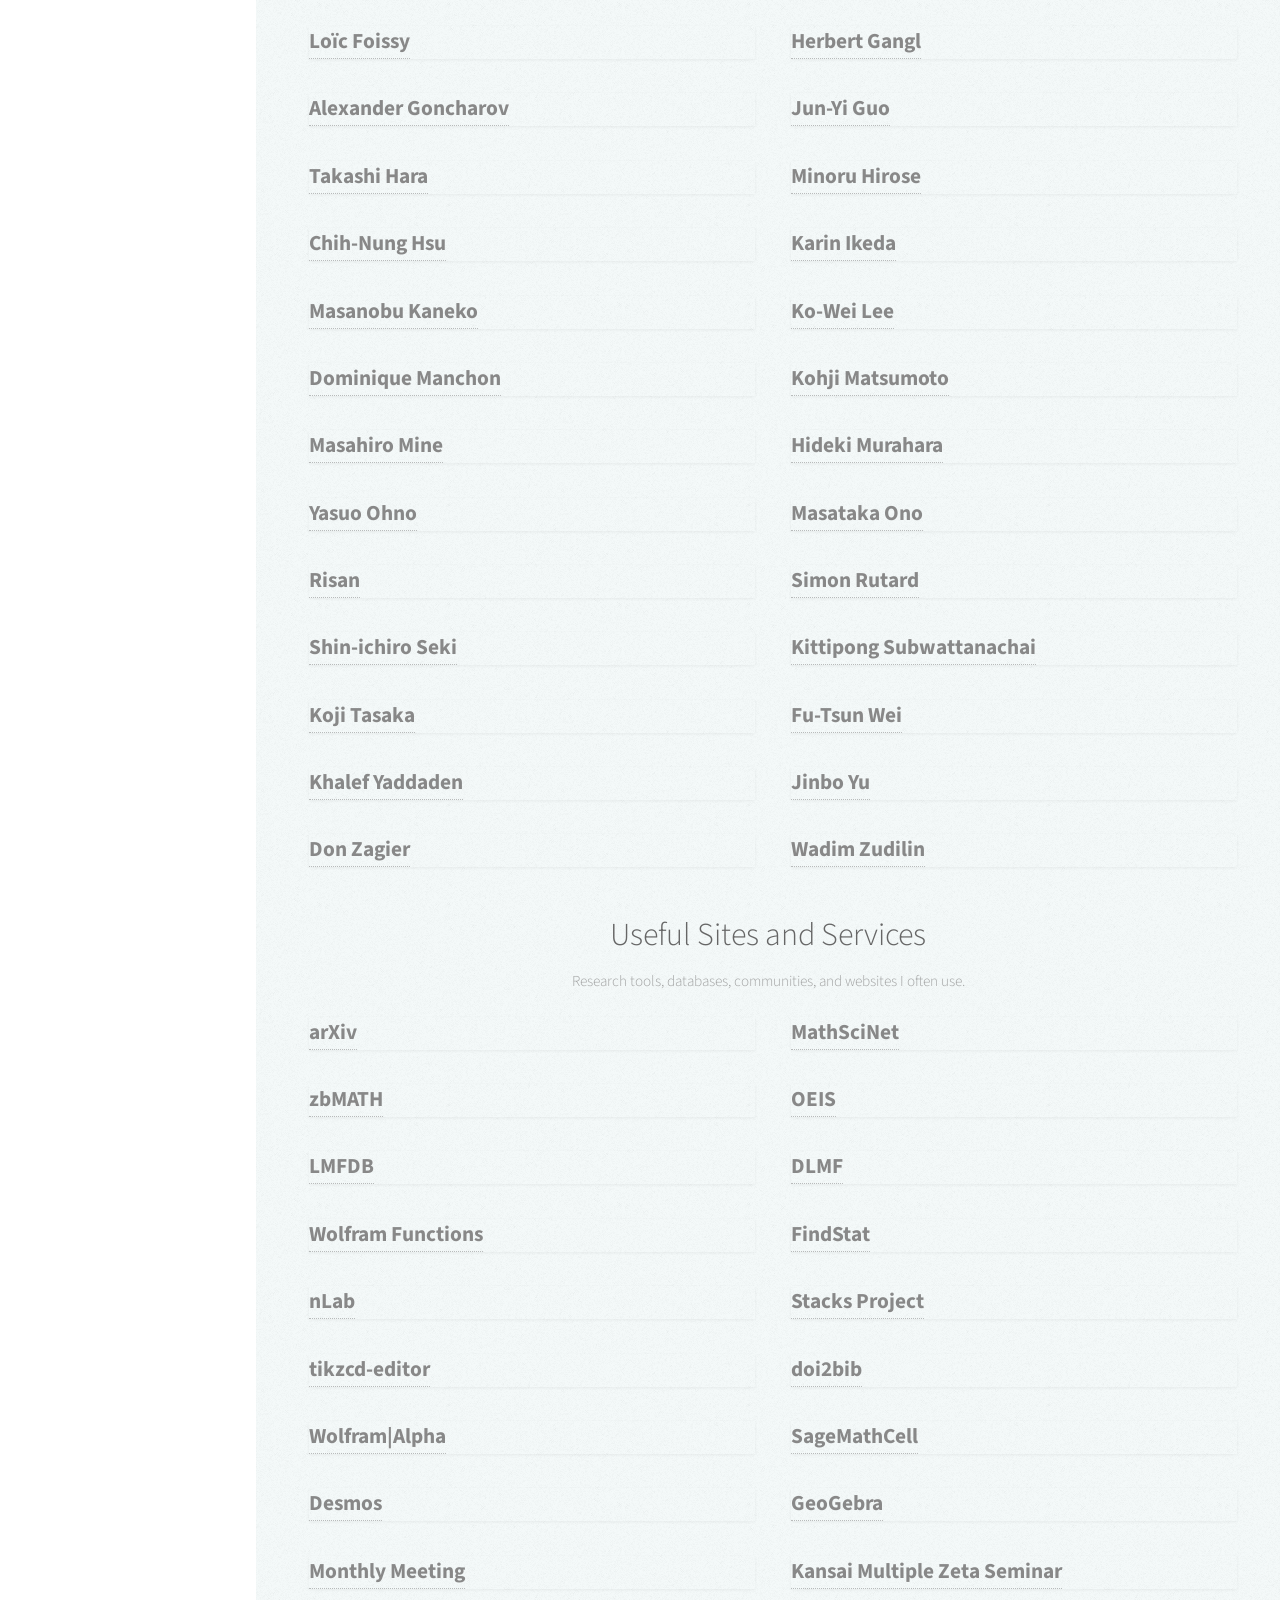
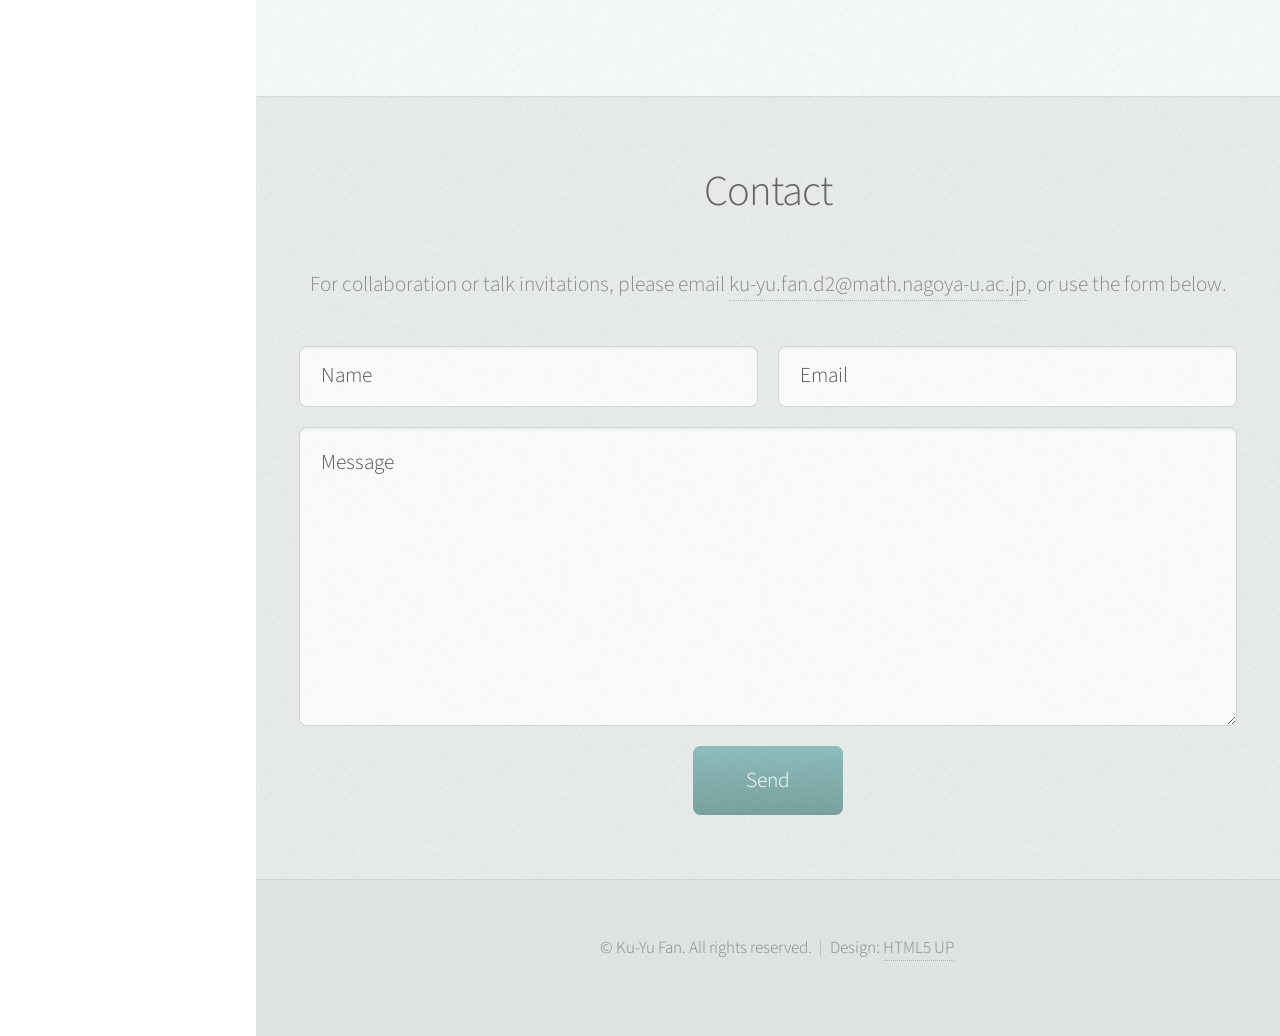
<file: en.html>
<!DOCTYPE HTML>
<!--
	Prologue by HTML5 UP
	html5up.net | @ajlkn
	Free for personal and commercial use under the CCA 3.0 license (html5up.net/license)
-->
<html lang="en">
	<head>
		<title>Ku-Yu Fan | Personal Website</title>
		<meta charset="utf-8" />
		<meta name="viewport" content="width=device-width, initial-scale=1, user-scalable=no" />
		<meta name="description" content="Ku-Yu Fan, PhD student in Mathematics at Nagoya University. Research interests include multiple zeta values, the motivic version of Yamamoto’s integral, coproduct formulas, arborifications, p-adic multiple polylogarithms, and L-functions.">
		<!-- Favicon / App icons -->
        <link rel="icon" type="image/png" sizes="32x32" href="images/avatar.jpg">
        <link rel="icon" type="image/png" sizes="16x16" href="images/avatar.jpg">
        <link rel="apple-touch-icon" sizes="180x180" href="images/avatar.jpg">
		<link rel="stylesheet" href="assets/css/main.css" />
		<link rel="preload" as="image" href="images/hero.jpg">
<link rel="alternate" hreflang="zh-Hant" href="https://kuyufan.github.io/index.html">
<link rel="alternate" hreflang="en"      href="https://kuyufan.github.io/en.html">
<link rel="alternate" hreflang="ja"      href="https://kuyufan.github.io/ja.html">
<link rel="alternate" hreflang="x-default" href="https://kuyufan.github.io/index.html">
<link rel="canonical" href="https://kuyufan.github.io/en.html">
<meta property="og:type" content="website">
<meta property="og:title" content="Ku-Yu Fan | Personal Website">
<meta property="og:description" content="Ku-Yu Fan, PhD student in Mathematics at Nagoya University. Research interests include multiple zeta values, the motivic version of Yamamoto’s integral, coproduct formulas, arborifications, p-adic multiple polylogarithms, and L-functions.">
<meta property="og:image" content="https://kuyufan.github.io/images/avatar.jpg">
<meta property="og:url" content="https://kuyufan.github.io/en.html">
<meta property="og:locale" content="en_US">
<meta property="og:locale:alternate" content="ja_JP">
<meta property="og:locale:alternate" content="zh_TW">
<meta name="twitter:card" content="summary_large_image">
<style>
/* 語言切換 */
#language-switch { display:flex; justify-content:center; gap:1rem; padding:0; margin:0 0 1rem 0; list-style:none; }
#language-switch li a { color:white; font-size:1.2rem; text-decoration:none; }
#language-switch li a:hover { text-decoration:underline; }

/* 二層選單：基礎行為 */
#nav ul ul.sub { display:none; margin:0.25rem 0 0.75rem 2rem; }
#nav li.has-sub.open > ul.sub { display:block; }

/* 去掉箭頭，避免擠壓對齊 */
#nav li.has-sub > a::after { content:none !important; display:none !important; }

/* 頂層選單：字體放大、高度增加 */
#nav > ul > li > a {
  font-size:1.6rem !important;   /* 你要更大可改 1.4 或回 1.6 */
  padding-top:0.9rem;
  padding-bottom:0.9rem;
  line-height:1.2;
}

/* 固定左側圖示大小，避免跟著文字變形 */
#nav > ul > li > a > span.icon:before {
  font-size:1.0rem !important;
  top:0.05rem;
}

/* 次層選單：字小一點、上下更貼合、再縮一點縮排 */
#nav ul ul.sub a {
  font-size:0.95rem !important;
  padding-top:0.45rem;
  padding-bottom:0.45rem;
  line-height:1.25;
  padding-left:3.0rem;
}

/* 打開中的父選單做點強調（可留可刪） */
#nav li.has-sub.open > a { font-weight:600; opacity:1; }
/* About > 近況：簡潔列表樣式 */
.news-list { list-style: none; margin: 0.75rem 0 0; padding: 0; }
.news-list li { margin: 0.4rem 0; }
.news-list li time { font-weight: 600; margin-right: 0.5rem; white-space: nowrap; }
/* Hero 訪客計數外觀 */
.visit { margin-top: 0.8rem; font-size: 1.2rem; opacity: 0.9; }
/* 關於我：學歷時間軸、淡字 */
.edu { list-style:none; margin:0; padding:0; }
.edu li { display:flex; gap:1rem; margin:.5rem 0; }
.edu-year { width:6.5rem; font-weight:600; opacity:.8; flex-shrink:0; }
.edu-body { line-height:1.6; }

.muted { opacity:.7; font-size:.95rem; }
/* 著作 */
.pub-compact { list-style: none; margin: .6rem 0 0; padding: 0; }
.pub-compact li { margin: .65rem 0; }

/* 標題直接當連結 */
.pub-compact .pub-title { font-weight: 700; line-height: 1.35; }
.pub-compact .pub-title a { text-decoration: none; }
.pub-compact .pub-title a:hover { text-decoration: underline; }

/* 第二行（作者 + 期刊/年份/卷期頁/DOI/arXiv…） */
.pub-compact .pub-meta { opacity: .9; font-size: .95rem; line-height: 1.35; }

/* 作者後面的區塊用「·」自動分隔 */
.pub-compact .rest span::before { content: " · "; opacity: .7; }
.pub-compact .rest span:first-child::before { content: ""; } /* 第一個不要點 */

/* 常見欄位細節 */
.pub-compact i { font-style: italic; }          /* 期刊名斜體 */
.pub-compact .kv { white-space: nowrap; }       /* 避免 DOI/頁碼被換行拆斷 */
.badge { display:inline-block; margin-left:.4rem; padding:.1rem .5rem;
  border:1px dashed #bdbdbd; border-radius:9999px; font-size:.8rem; opacity:.9; }
/* Talks – compact two-line layout */
.talks { list-style:none; margin:.6rem 0 0; padding:0; }
.talks li { margin:.65rem 0; }
.talk-title { font-weight:700; line-height:1.35; }
.talk-title a { text-decoration:none; }
.talk-title a:hover { text-decoration:underline; }
.talk-meta { opacity:.9; font-size:.95rem; line-height:1.35; }
.talk-meta .rest span::before { content:" · "; opacity:.7; }
.talk-meta .rest span:first-child::before { content:""; } /* 第一個不要分隔點 */
.talk-meta time, .talk-meta .kv { white-space:nowrap; }   /* 日期/短欄位不換行 */

/* 可選：不同性質的標籤 */
.badge.invited{ border-color:#6366f1; color:#6366f1; }
.badge.poster { border-color:#0ea5e9; color:#0ea5e9; }
.badge.online { border-color:#6b7280; color:#6b7280; }

/* 教學 */
.teach-compact, .teach-other { list-style:none; margin:.6rem 0 0; padding:0; }
.teach-compact li, .teach-other li { margin:.55rem 0; }

/* 第一行：一排顯示（學校/年季/課名/教師/助教… 或 其他的主辦/活動/時間/講題/講師…） */
.teach-compact .rowx,
.teach-other  .rowx{
  display:flex;
  flex-wrap:wrap;
  align-items:baseline;
  gap:.25rem .35rem;
  line-height:1.5;
  text-align:left !important;     /* 關掉主題裡的左右對齊 */
  word-spacing:normal !important;
  letter-spacing:normal;
}

/* 只有課名/講題加粗，其他資訊一般字重 */
.teach-compact .rowx .cell,
.teach-other  .rowx .cell{ font-weight:400; }
.teach-compact .rowx .course,
.teach-other  .rowx .topic { font-weight:700; }

/* 第一行欄位之間加「·」，但教材那一行不要加 */
.teach-compact .rowx .cell:not(.material) + .cell:not(.material)::before,
.teach-other  .rowx .cell:not(.material) + .cell:not(.material)::before{
  content:" · ";
  opacity:.55;
  margin:0 .35rem;
}

/* 第二行：教材/講義——固定換到下一整行、靠左、稍微小一點 */
.teach-compact .rowx .material,
.teach-other  .rowx .material{
  flex-basis:100%;
  margin-top:.15rem;
  font-style:italic;
  opacity:.85;
  font-size:.95em;                 /* ← 字體稍微小一點；想更小可調 .9em */
  text-align:left !important;
  word-spacing:normal !important;
}

/* 書名斜體 */
.rowx .book{ font-style:italic; }
/* 專利與網誌 */
.pat-compact, .blog-compact { list-style:none; margin:.6rem 0 0; padding:0; }
.pat-compact li, .blog-compact li { margin:.65rem 0; }

.pat-title { font-weight:700; line-height:1.35; }
.pat-meta  { opacity:.9; font-size:.95rem; line-height:1.35; }
.pat-meta .rest span::before { content:" · "; opacity:.7; }
.pat-meta .rest span:first-child::before { content:""; }
.pat-links a { text-decoration:none; }
.pat-links a:hover { text-decoration:underline; }
.pat-compact p { margin:.35rem 0 0; }   /* 摘要與主體距離 */

.badge.pat-approved { border-color:#10b981; color:#10b981; } /* 已核准 */
.badge.pat-pending  { border-color:#f59e0b; color:#f59e0b; } /* 審中/申請中 */
/* Links – compact list (名字 + 說明) */
.note { margin:.25rem 0 .6rem; opacity:.75; font-size:.95rem; }

.links-compact { list-style:none; margin:.6rem 0 1rem; padding:0; }
.links-compact li { margin:.55rem 0; }

.links-compact .item{
  display:flex; flex-wrap:wrap; align-items:baseline;
  gap:.35rem .5rem; line-height:1.5;
}
.links-compact .name{
  font-weight:700; text-decoration:none;
}
.links-compact .name:hover{ text-decoration:underline; }
.links-compact .desc{ opacity:.9; }
.links-compact .desc::before{ content:"— "; opacity:.55; }

/* 桌機寬度做兩欄 */
@media (min-width:980px){
  .links-compact.two-col{
    display:grid; grid-template-columns:1fr 1fr; column-gap:1.6rem;
  }
  .links-compact.two-col li{ margin:.45rem 0; }
}
/* 只改首頁 hero (section#top)，直接顯示我的圖片 */
#top.one.dark.cover {
  background: url('images/hero.jpg') center center / cover no-repeat !important;
}

/* 有些主題會用偽元素加暗色/細紋疊層，順手關掉（若沒有則不影響） */
#top.one.dark.cover::before,
#top.one.dark.cover::after {
  background: none !important;
  box-shadow: none !important;
}
/* HERO 文字：去描邊，靠色彩與柔光提升可讀性 */
#top h2.alt{
  color:#f9fafb;
  font-weight:500;
  letter-spacing:.015em;
  line-height:1.12;
  -webkit-text-stroke:0;
  text-shadow:
    0 1px 2px rgba(0,0,0,.70),
    0 3px 8px rgba(0,0,0,.55),
    0 12px 28px rgba(0,0,0,.35),
    0 0 1px rgba(255,255,255,.28),
    0 0 14px rgba(56,189,248,.25);
}

/* 讓 <strong>（你的名字）跟其他字同樣粗細 */
#top h2.alt strong{
  font-weight:inherit;
  color:#fff;
}

/* 訪客數：小一點的暗暈即可 */
#top .visit{
  color:#f8fafc;
  font-weight:650;
  -webkit-text-stroke:0;
  text-shadow:
    0 1px 3px rgba(0,0,0,.70),
    0 6px 18px rgba(0,0,0,.45);
}
/* 語言切換 – unified */
#language-switch a { border-bottom: 0 !important; }
#language-switch a[aria-current="page"]{
  border-bottom: 2px solid currentColor !important;
  text-decoration: none !important;
  opacity: .95;
  pointer-events: none;
}
</style>
	</head>
	<body class="is-preload">

		<!-- Header -->
			<div id="header">
				<!-- Language Switcher -->
<ul id="language-switch">
  <li><a href="index.html" lang="zh-Hant">中文</a></li>
  <li><a href="en.html" lang="en" aria-current="page">English</a></li>
  <li><a href="ja.html" lang="ja">日本語</a></li>
</ul>
				<div class="top">

					<!-- Logo -->
						<div id="logo">
							<span class="image avatar48"><img src="images/avatar.jpg"
     alt="Portrait of Ku-Yu Fan"
     width="48" height="48"
     loading="lazy" decoding="async" /></span>
<h1 id="title">Ku-Yu Fan</h1>
<p>Nagoya University<br>PhD Student in Mathematics</p>
						</div>

					<!-- Nav -->
<nav id="nav" role="navigation" aria-label="Primary">
  <ul>
    <li><a href="#top" class="scrolly"><span class="icon solid fa-home">Home</span></a></li>

    <li class="has-sub">
      <a href="#about" class="scrolly"><span class="icon solid fa-user">About</span></a>
      <ul class="sub">
        <li><a href="#bio" class="scrolly">Bio</a></li>
        <li><a href="#education" class="scrolly">Education</a></li>
		<li><a href="#news" class="scrolly">Updates</a></li>
        <!--<li><a href="#cv" class="scrolly">履歷</a></li>-->
      </ul>
    </li>

    <li class="has-sub">
      <a href="#pubs" class="scrolly"><span class="icon solid fa-book">Publications</span></a>
      <ul class="sub">
        <li><a href="#pubs-published" class="scrolly">Published</a></li>
        <li><a href="#pubs-submitted" class="scrolly">Under Review</a></li>
        <li><a href="#pubs-arxiv" class="scrolly">arXiv / Preprints</a></li>
      </ul>
    </li>

    <li class="has-sub">
      <a href="#talks" class="scrolly"><span class="icon solid fa-chalkboard-teacher">Talks and Conferences</span></a>
      <ul class="sub">
        <li><a href="#talks-upcoming" class="scrolly">Upcoming</a></li>
        <li><a href="#talks-past" class="scrolly">Past</a></li>
      </ul>
    </li>

<li class="has-sub">
  <a href="#teaching" class="scrolly"><span class="icon solid fa-graduation-cap">Teaching</span></a>
  <ul class="sub">
    <li><a href="#courses" class="scrolly">Courses</a></li>
    <li><a href="#teaching-others" class="scrolly">Other Activities</a></li>
  </ul>
</li>

<li class="has-sub">
  <a href="#patents" class="scrolly"><span class="icon solid fa-file-alt">Patents</span></a>
</li>
<!--
<li class="has-sub">
  <a href="#blog" class="scrolly"><span class="icon solid fa-book-open">網誌</span></a>
  <ul class="sub">
    <li><a href="#blog-edu" class="scrolly">數學教育</a></li>
    <li><a href="#blog-contest" class="scrolly">數學競賽</a></li>
    <li><a href="#blog-games" class="scrolly">數學遊戲</a></li>
  </ul>
</li>
-->
<li class="has-sub">
  <a href="#links" class="scrolly"><span class="icon solid fa-link">Links</span></a>
  <ul class="sub">
    <li><a href="#links-mentors" class="scrolly">Mentors and Colleagues</a></li>
    <li><a href="#links-inspire" class="scrolly">Inspiring Scholars</a></li>
    <li><a href="#links-tools"   class="scrolly">Useful Sites and Services</a></li>
  </ul>
</li>    
    <li><a href="#contact" class="scrolly"><span class="icon solid fa-envelope">Contact</span></a></li>
  </ul>
</nav>

				</div>

				<div class="bottom">

					<!-- Social Icons -->
					        <!-- <ul id="language-switch">
						  <li><a href="index.html">🇹🇼</a></li>
						  <li><a href="en.html">🇬🇧</a></li>
						  <li><a href="ja.html">🇯🇵</a></li>
						</ul> -->
<ul class="icons">
  <li><a href="https://www.instagram.com/kuyufan/" target="_blank" rel="noopener noreferrer" class="icon brands fa-instagram"><span class="label">Instagram</span></a></li>
  <li><a href="https://www.facebook.com/kuyu.fan.7" target="_blank" rel="noopener noreferrer" class="icon brands fa-facebook-f"><span class="label">Facebook</span></a></li>
  <li><a href="https://github.com/kuyufan" target="_blank" rel="noopener noreferrer" class="icon brands fa-github"><span class="label">GitHub</span></a></li>
  <li><a href="mailto:abc940605@gmail.com" class="icon solid fa-envelope"><span class="label">Email</span></a></li>
</ul>

				</div>

			</div>

		<!-- Main -->
			<div id="main">

				<!-- Intro -->
					<section id="top" class="one dark cover">
						<div class="container">

<header>
  <h2 class="alt">Welcome to <strong>Ku-Yu Fan</strong>'s personal website</h2>
  <p class="visit">You are visitor <span id="visit-count">—</span></p>
</header>
						</div>
					</section>
<section id="about" class="two">
  <div class="container">
    <header><h2>About</h2></header>

    <!-- 簡介 -->
    <h3 id="bio">Bio</h3>
    <p>
      I am Ku-Yu Fan, a PhD student in Mathematics at Nagoya University, advised by Hidekazu Furusho.
      My research centers on <strong>multiple zeta values</strong> and their algebraic and analytic structures, including the motivic version of Yamamoto’s integral, coproduct formulas,
      Schur multiple zeta values, arborifications of multiple zeta values, and p-adic multiple zeta values, p-adic multiple polylogarithms, and p-adic L-functions. I am open to discussion and collaboration.
    </p>

    <!-- 學歷 -->
    <h3 id="education">Education</h3>
    <ul class="edu">
      <li>
        <div class="edu-year">2024–Present</div>
        <div class="edu-body">Doctor of Philosophy (Mathematics), Graduate School of Mathematics, Nagoya University (NU) (Advisor: Hidekazu Furusho)</div>
      </li>
      <li>
        <div class="edu-year">2021–2024</div>
        <div class="edu-body">Master of Science (Mathematics), Institute of Mathematics, National Taiwan University (NTU) (Advisor: Nobuo Sato)</div>
      </li>
      <li>
        <div class="edu-year">2017–2021</div>
        <div class="edu-body">Bachelor of Science (Mathematics), Department of Mathematics, National Tsing Hua University (NTHU)</div>
      </li>
    </ul>

    <!-- 近況（你也可持續追加 <li> 條目） -->
    <h3 id="news">Updates</h3>
    <ul class="news-list">
      <li> A project on maps between arborifications of multiple zeta values and the related error term will be uploaded to arXiv soon; talks are planned for the MSJ Autumn Meeting 2025 and for the 2025 RIMS Symposia (open) “Various Aspects of Multiple Zeta Values”.</li>
      <li> Current focus: p-adic multiple zeta values, p-adic multiple polylogarithms, and p-adic L-functions.</li>
    </ul>

    <!-- 履歷 
    <h3 id="cv">履歷（更新中）</h3>
    <p>
      <a href="files/CV_KuYuFan.pdf" class="button">下載履歷<br>（更新中）</a>
    </p>-->
  </div>
</section>
				
<section id="pubs" class="two">
  <div class="container">
    <header><h2>Publications</h2></header>

    <!-- 已刊登 -->
    <h3 id="pubs-published">Published</h3>
    <ul class="pub-compact">
	  <!-- 模板
      <li>
        <div class="pub-title">
          <a href="https://doi.org/10.xxxx/xxxxx" target="_blank" rel="noopener noreferrer">
            〈論文標題（中文或英文）〉
          </a>
        </div>
        <div class="pub-meta">
          <span class="authors">范谷瑜, 合著者A, 合著者B</span>
          <span class="rest">
            <span class="venue"><i>Journal Name</i></span>
            <span class="year">2024</span>
            <span class="kv">Vol. XXX, No. X, pp. XX–XX</span>
            <span class="kv"><a href="https://doi.org/10.xxxx/xxxxx" target="_blank" rel="noopener noreferrer">DOI:10.xxxx/xxxxx</a></span>
            <span class="kv"><a href="https://arxiv.org/abs/2508.xxxxx" target="_blank" rel="noopener noreferrer">arXiv:2508.xxxxx</a></span>
            <span class="kv">MSC: 11M32, 14Fxx</span>
            <span class="kv"><a href="https://mathscinet.ams.org/mathscinet-getitem?mr=XXXXXX" target="_blank" rel="noopener noreferrer">MRXXXXXX</a></span>
            <span class="kv"><a href="https://github.com/yourrepo" target="_blank" rel="noopener noreferrer">Code</a></span>
            <span class="kv"><a href="https://osf.io/xyz" target="_blank" rel="noopener noreferrer">Data</a></span>
            <span class="badge">Open Access</span>
          </span>
        </div>
      </li>
	  -->
      <li>
        <div class="pub-title">
          <a href="https://www.math.sinica.edu.tw/mathmedia/journals/4658" target="_blank" rel="noopener noreferrer">
            格子圖形中的格子直線數
          </a>
        </div>
        <div class="pub-meta">
          <span class="authors">Ku-Yu Fan, Feng-Mei Lin</span>
          <span class="rest">
            <span class="venue"><i>數學傳播</i></span>
            <span class="year">2021</span>
            <span class="kv">Vol. 45, No. 2, pp. 44–53</span>
            <span class="badge">Open Access</span>
          </span>
        </div>
      </li>
    </ul>

    <!-- 投稿中 -->
    <h3 id="pubs-submitted">Under Review</h3>
    <ul class="pub-compact">
	  <!-- 模板
      <li>
        <div class="pub-title">〈論文標題〉</div>
        <div class="pub-meta">
          <span class="authors">范谷瑜, 合著者C</span>
          <span class="rest">
            <span class="venue"><i>Submitted to Journal XYZ</i></span>
            <span class="year">2025</span>
            <span class="badge">Under Review</span>
            <span class="kv"><a href="#" target="_blank" rel="noopener noreferrer">Preprint / Draft</a></span>
          </span>
        </div>
      </li>
	  -->
    </ul>

    <!-- arXiv / 預印本 -->
    <h3 id="pubs-arxiv">arXiv / Preprints</h3>
    <ul class="pub-compact">
	  <!-- 模板
      <li>
        <div class="pub-title">
          <a href="https://arxiv.org/abs/2508.xxxxx" target="_blank" rel="noopener noreferrer">
            〈論文標題〉
          </a>
        </div>
        <div class="pub-meta">
          <span class="authors">范谷瑜</span>
          <span class="rest">
            <span class="kv">arXiv:2508.xxxxx [math.NT]</span>
            <span class="year">2025</span>
            <span class="kv"><a href="https://arxiv.org/pdf/2508.xxxxx" target="_blank" rel="noopener noreferrer">PDF</a></span>
          </span>
        </div>
      </li>
	  -->
	  <li>
        <div class="pub-title">
          <a href="https://arxiv.org/abs/2406.08127" target="_blank" rel="noopener noreferrer">
            Coproduct Formula for Motivic Version of Yamamoto's Integral
          </a>
        </div>
        <div class="pub-meta">
          <span class="authors">Ku-Yu Fan</span>
          <span class="rest">
            <span class="kv">arXiv:2406.08127</span>
            <span class="year">2024</span>
            <span class="kv"><a href="https://arxiv.org/pdf/2406.08127" target="_blank" rel="noopener noreferrer">PDF</a></span>
          </span>
        </div>
      </li>
    </ul>

  </div>
</section>

<section id="talks" class="two">
  <div class="container">
    <header><h2>Talks and Conferences</h2></header>

    <!-- 即將參加 -->
    <h3 id="talks-upcoming">Upcoming</h3>
    <ul class="talks">
      <!-- 模板
      <li>
        <div class="talk-title">
          <a href="研討會網站網址" target="_blank" rel="noopener noreferrer">
            研討會名稱
          </a>
        </div>
        <div class="talk-meta">
          <span class="rest">
            <span class="date"><time datetime="20xx-xx-xx">20xx-xx-xx</time></span> – <time datetime="20xx-xx-xx">20xx-xx-xx</time></span>
            <span class="place">地點</span>
            <span class="talk">演講：
              <a href="files/slides/檔名.pdf" download>
                演講標題
              </a>
            </span>
          </span>
        </div>
      </li>

	  -->
	  <li>
        <div class="talk-title">
          <a href="https://sites.google.com/view/rimsmzv2025/" target="_blank" rel="noopener noreferrer">
            2025 RIMS Symposia (open) “Various Aspects of Multiple Zeta Values”
          </a>
        </div>
        <div class="talk-meta">
          <span class="rest">
            <span class="date"><time datetime="2025-09-29">Sep 29</time></span> – <time datetime="2025-10-03">Oct 3, 2025</time></span>
            <span class="place">Kyoto University</span>
            <span class="talk">Talk:
              <a href="files/slides/20250930.pdf" download>
                A Map Between Arborifications of Multiple Zeta Values
              </a>
            </span>
          </span>
        </div>
      </li>

	  <li>
        <div class="talk-title">
          <a href="https://www.mathsoc.jp/activity/meeting/nagoya25sept/index.html" target="_blank" rel="noopener noreferrer">
            MSJ Autumn Meeting 2025
          </a>
        </div>
        <div class="talk-meta">
          <span class="rest">
            <span class="date"><time datetime="2025-09-16">Sep 16</time></span> – <time datetime="2025-09-19">Sep 19, 2025</time></span>
            <span class="place">Nagoya University</span>
            <span class="talk">Talk:
              <a href="files/slides/20250919.pdf" download>
                A Map Between Arborifications of Multiple Zeta Values
              </a>
            </span>
          </span>
        </div>
      </li>
    </ul>
		
    <!-- 已參加 -->
    <h3 id="talks-past">Past</h3>
    <ul class="talks">
      <!-- 模板
      <li>
        <div class="talk-title">
          <a href="研討會網站網址" target="_blank" rel="noopener noreferrer">
            研討會名稱
          </a>
        </div>
        <div class="talk-meta">
          <span class="rest">
            <span class="date"><time datetime="20xx-xx-xx">20xx-xx-xx</time></span> – <time datetime="20xx-xx-xx">20xx-xx-xx</time></span>
            <span class="place">地點</span>
            <span class="talk">演講：
              <a href="files/slides/檔名.pdf" download>
                演講標題
              </a>
            </span>
          </span>
        </div>
      </li>

	  -->
	  <li>
        <div class="talk-title">
          <a href="https://multizetacafe.github.io/shanghai2025/" target="_blank" rel="noopener noreferrer">
            The 4th International Workshop on Multiple Zeta Values and Related Topics
          </a>
        </div>
        <div class="talk-meta">
          <span class="rest">
            <span class="date"><time datetime="2025-07-12">Jul 12</time></span> – <time datetime="2025-07-16">Jul 16, 2025</time></span>
            <span class="place">Tongji University</span>
            <span class="talk">Talk:
              <a href="files/slides/20250713.pdf" download>
                A Map Between Arborifications of Multiple Zeta Values
              </a>
            </span>
          </span>
        </div>
      </li>

	  <li>
        <div class="talk-title">
          <a href="https://sites.google.com/site/kmzsince2011/home?authuser=0#h.3bytc5qqqf9i" target="_blank" rel="noopener noreferrer">
            The 68th Kansai Multiple Zeta Seminar
          </a>
        </div>
        <div class="talk-meta">
          <span class="rest">
            <span class="date"><time datetime="2025-06-07">Jun 7, 2025</time></span>
            <span class="place">Kindai University</span>
            <span class="talk">Talk: None
            </span>
          </span>
        </div>
      </li>

	  <li>
        <div class="talk-title">
          <a href="https://sites.google.com/view/zetawakate18" target="_blank" rel="noopener noreferrer">
            Tohoku-Nagoya Zeta Conference for Young Researchers (The 18th Young Mathematicians Conference on Zeta Functions & The 67th Kansai Multiple Zeta Seminar (Joint Workshop))
          </a>
        </div>
        <div class="talk-meta">
          <span class="rest">
            <span class="date"><time datetime="2025-03-08">Mar 8</time></span> – <time datetime="2025-03-11">Mar 11, 2025</time></span>
            <span class="place">Tohoku University</span>
            <span class="talk">Talk: None
            </span>
          </span>
        </div>
      </li>

	  <li>
        <div class="talk-title">
          <a href="https://sites.google.com/view/the17thmsj-si" target="_blank" rel="noopener noreferrer">
            The 17th MSJ-SI Developments of multiple zeta values
          </a>
        </div>
        <div class="talk-meta">
          <span class="rest">
            <span class="date"><time datetime="2025-02-10">Feb 10</time></span> – <time datetime="2025-02-22">Feb 22, 2025</time></span>
            <span class="place">Week One: Kyushu University; Week Two: Kindai University</span>
            <span class="talk">Talk: None
            </span>
          </span>
        </div>
      </li>

	  <li>
        <div class="talk-title">
          <a href="https://sites.google.com/view/tohoku-number-semiar/2024?authuser=0" target="_blank" rel="noopener noreferrer">
            Tohoku University Number Theory Seminar
          </a>
        </div>
        <div class="talk-meta">
          <span class="rest">
            <span class="date"><time datetime="2024-12-09">Dec 9, 2024</time></span>
            <span class="place">Tohoku University</span>
            <span class="talk">Talk: None
            </span>
          </span>
        </div>
      </li>

	  <li>
        <div class="talk-title">
          <a href="https://drive.google.com/file/d/1kJEnFlGi3V20mBD8Dvf_8M99_xiDvd_c/view?usp=drive_link" target="_blank" rel="noopener noreferrer">
            Sendai Seminar on Multiple Eisenstein Series
          </a>
        </div>
        <div class="talk-meta">
          <span class="rest">
            <span class="date"><time datetime="2024-12-08">Dec 8, 2024</time></span>
            <span class="place">Tohoku University</span>
            <span class="talk">Talk: None
            </span>
          </span>
        </div>
      </li>

	  <li>
        <div class="talk-title">
          <a href="https://sites.google.com/site/kmzsince2011/past/2024?authuser=0#h.njycdaum38bp" target="_blank" rel="noopener noreferrer">
            The 66th Kansai Multiple Zeta Seminar
          </a>
        </div>
        <div class="talk-meta">
          <span class="rest">
            <span class="date"><time datetime="2024-12-07">Dec 7, 2024</time></span>
            <span class="place">Tohoku University</span>
            <span class="talk">Talk: None
            </span>
          </span>
        </div>
      </li>

	  <li>
        <div class="talk-title">
          <a href="https://www.math.kindai.ac.jp/laboratory/tasaka/2ndKindaiWS/" target="_blank" rel="noopener noreferrer">
            2nd Kindai Workshop Multiple Zeta Values and Modular Forms
          </a>
        </div>
        <div class="talk-meta">
          <span class="rest">
            <span class="date"><time datetime="2024-11-08">Nov 8</time></span> – <time datetime="2024-11-10">Nov 10, 2024</time></span>
            <span class="place">Kindai University</span>
            <span class="talk">Talk:
              <a href="files/slides/20241109.pdf" download>
                Coaction Formula for the Motivic Version of Yamamoto's Integral 
              </a>
            </span>
          </span>
        </div>
      </li>

	  <li>
        <div class="talk-title">
          <a href="https://ncts.ntu.edu.tw/events_3_detail.php?nid=350" target="_blank" rel="noopener noreferrer">
            Summer Schools on Combinatorics
          </a>
        </div>
        <div class="talk-meta">
          <span class="rest">
            <span class="date"><time datetime="2024-08-05">Aug 5</time></span> – <time datetime="2024-08-09">Aug 9, 2024</time></span>
            <span class="place">National Taiwan University</span>
            <span class="talk">Talk: None</span>
          </span>
        </div>
      </li>

	  <li>
        <div class="talk-title">
          <a href="https://sites.google.com/site/kkmzvworkshop/home/%E7%AC%AC17%E5%9B%9E%E5%A4%9A%E9%87%8D%E3%82%BC%E3%83%BC%E3%82%BF%E7%A0%94%E7%A9%B6%E9%9B%86%E4%BC%9A%E7%AC%AC61%E5%9B%9E%E9%96%A2%E8%A5%BF%E5%A4%9A%E9%87%8D%E3%82%BC%E3%83%BC%E3%82%BF%E7%A0%94%E7%A9%B6%E4%BC%9A%E5%85%B1%E5%90%8C%E9%96%8B%E5%82%AC" target="_blank" rel="noopener noreferrer">
            The 17th Workshop on Multiple Zeta Values & The 61st Kansai Multiple Zeta Seminar (Joint Workshop)
          </a>
        </div>
        <div class="talk-meta">
          <span class="rest">
            <span class="date"><time datetime="2023-02-20">Feb 20</time></span> – <time datetime="2023-02-22">Feb 22, 2023</time></span>
            <span class="place">Kindai University</span>
            <span class="talk">Talk: None</span>
          </span>
        </div>
      </li>

	  <li>
        <div class="talk-title">
          <a href="https://sites.google.com/view/zetawakate16/" target="_blank" rel="noopener noreferrer">
            The 16th Young Mathematicians Conference on Zeta Functions
          </a>
        </div>
        <div class="talk-meta">
          <span class="rest">
            <span class="date"><time datetime="2023-02-16">Feb 16</time></span> – <time datetime="2023-02-19">Feb 19, 2023</time></span>
            <span class="place">Nagoya University</span>
            <span class="talk">Talk: None</span>
          </span>
        </div>
      </li>

	  <li>
        <div class="talk-title">
          <a href="https://sites.google.com/view/lectureqmzv/" target="_blank" rel="noopener noreferrer">
            Lecture series: An algebraic approach to multiple q-zeta values
          </a>
        </div>
        <div class="talk-meta">
          <span class="rest">
            <span class="date"><time datetime="2023-02-13">Feb 13</time></span> – <time datetime="2023-02-14">Feb 14, 2023</time></span>
            <span class="place">Nagoya University</span>
            <span class="talk">Talk: None</span>
          </span>
        </div>
      </li>

      <li>
        <div class="talk-title">
          <a href="https://www.math.nthu.edu.tw/~2022TMS/home.html" target="_blank" rel="noopener noreferrer">
            2022 Annual Meeting of Taiwanese Mathematical Society
          </a>
        </div>
        <div class="talk-meta">
          <span class="rest">
            <span class="date"><time datetime="2023-01-16">2023-01-16</time></span> – <time datetime="2023-01-17">2023-01-17</time></span>
            <span class="place">National Tsing Hua University</span>
            <span class="talk">Talk: None</span>
          </span>
        </div>
      </li>

	  <li>
        <div class="talk-title">
          <a href="https://idv.sinica.edu.tw/mathcomp/2021TMS/index.html" target="_blank" rel="noopener noreferrer">
            2021 Annual Meeting of Taiwanese Mathematical Society
          </a>
        </div>
        <div class="talk-meta">
          <span class="rest">
            <span class="date"><time datetime="2023-01-17">2023-01-17</time></span> – <time datetime="2023-01-18">2023-01-18</time></span>
            <span class="place">National Taiwan University</span>
            <span class="talk">Talk: None</span>
          </span>
        </div>
      </li>
    </ul>
  </div>
</section>
				
<section id="teaching" class="two">
  <div class="container">
    <header><h2>Teaching</h2></header>

    <!-- 課程 -->
    <h3 id="courses">Courses</h3>
    <ul class="teach-compact">
      <!-- 模板
      <li>
        <div class="rowx">
          <span class="cell school">校名</span>
          <span class="cell yt">年分 春/秋</span>
          <span class="cell course">
            <a href="課程網址">課程名稱</a>
          </span>
          <span class="cell teacher">任課教師：王〇〇</span>
          <span class="cell ta">教學助理(TA)：范谷瑜</span>
          <span class="cell material">教材/講義：
            <a href="講義連結" download>講義名稱</a>
          </span>
        </div>
      </li>

	  -->
	  
      <li>
        <div class="rowx">
          <span class="cell school">Nagoya University</span>
          <span class="cell yt">Spring 2025</span>
          <span class="cell course">Calculus</span>
          <span class="cell teacher">Instructor: Hidetoshi Awata</span>
          <span class="cell ta">Teaching Assistant: Ku-Yu Fan</span>
          <span class="cell material">Materials: <span class="book">Introduction to Calculus</span>, by Toshitsune Miyake</span>
        </div>
      </li>
	  
	  <li>
        <div class="rowx">
          <span class="cell school">National Taiwan University</span>
          <span class="cell yt">Spring 2024</span>
          <span class="cell course">Calculus</span>
          <span class="cell teacher">Instructor: Seonghyeon Jeong</span>
          <span class="cell ta">Teaching Assistant: Ku-Yu Fan, Yi-An Wu</span>
          <span class="cell material">Materials: James Stewart, Daniel Clegg, and Saleem Watson, <span class="book">Calculus: Early Transcendentals</span>, Ninth Edition.</span>
        </div>
      </li>
	  
	  <li>
        <div class="rowx">
          <span class="cell school">National Taiwan University</span>
          <span class="cell yt">Fall 2023</span>
          <span class="cell course">Calculus</span>
          <span class="cell teacher">Instructor: Seonghyeon Jeong</span>
          <span class="cell ta">Teaching Assistant: Ku-Yu Fan, Yi-An Wu</span>
          <span class="cell material">Materials: James Stewart, Daniel Clegg, and Saleem Watson, <span class="book">Calculus: Early Transcendentals</span>, Ninth Edition.</span>
        </div>
      </li>
	  
	  <li>
        <div class="rowx">
          <span class="cell school">National Taiwan University</span>
          <span class="cell yt">Spring 2023</span>
          <span class="cell course">Calculus</span>
          <span class="cell teacher">Instructor: Nobuo Sato</span>
          <span class="cell ta">Teaching Assistant: Ku-Yu Fan, Yi-An Wu</span>
          <span class="cell material">Materials: James Stewart, Daniel Clegg, and Saleem Watson, <span class="book">Calculus: Early Transcendentals</span>, Ninth Edition.</span>
        </div>
      </li>
	  
	  <li>
        <div class="rowx">
          <span class="cell school">National Taiwan University</span>
          <span class="cell yt">Spring 2023</span>
          <span class="cell course">Modern Algebra</span>
          <span class="cell teacher">Instructor: Yi-Fan Yang</span>
          <span class="cell ta">Teaching Assistant: Ku-Yu Fan</span>
          <span class="cell material">Materials: Dummit and Foote, <span class="book">Abstract Algebra</span>. Hungerford, <span class="book">Algebra</span>.</span>
        </div>
      </li>
	  
	  <li>
        <div class="rowx">
          <span class="cell school">National Taiwan University</span>
          <span class="cell yt">Fall 2022</span>
          <span class="cell course">Calculus</span>
          <span class="cell teacher">Instructor: Nobuo Sato</span>
          <span class="cell ta">Teaching Assistant: Ku-Yu Fan, Yi-An Wu</span>
          <span class="cell material">Materials: James Stewart, Daniel Clegg, and Saleem Watson, <span class="book">Calculus: Early Transcendentals</span>, Ninth Edition.</span>
        </div>
      </li>
	  
	  <li>
        <div class="rowx">
          <span class="cell school">National Taiwan University</span>
          <span class="cell yt">Fall 2022</span>
          <span class="cell course">Modern Algebra</span>
          <span class="cell teacher">Instructor: Yi-Fan Yang</span>
          <span class="cell ta">Teaching Assistant: Ku-Yu Fan</span>
          <span class="cell material">Materials: Dummit and Foote, <span class="book">Abstract Algebra</span>. Hungerford, <span class="book">Algebra</span>.</span>
        </div>
      </li>
	  
	  <li>
        <div class="rowx">
          <span class="cell school">National Taiwan University</span>
          <span class="cell yt">Spring 2022</span>
          <span class="cell course">Linear Algebra</span>
          <span class="cell teacher">Instructor: Wu-yen Chuang</span>
          <span class="cell ta">Teaching Assistant: Ku-Yu Fan, Te-Lun Lu, Zhi-Lin Zhang, Chin-Bin Hsu</span>
          <span class="cell material">Materials: <span class="book">Linear Algebra</span>, Fourth Edition by Stephen Friedberg, Arnold Insel, and Lawrence Spence</span>
        </div>
      </li>
	  
	  <li>
        <div class="rowx">
          <span class="cell school">National Taiwan University</span>
          <span class="cell yt">Fall 2021</span>
          <span class="cell course">Linear Algebra</span>
          <span class="cell teacher">Instructor: Wu-yen Chuang</span>
          <span class="cell ta">Teaching Assistant: Ku-Yu Fan, Te-Lun Lu, Zhi-Lin Zhang, Chin-Bin Hsu</span>
          <span class="cell material">Materials: <span class="book">Linear Algebra</span>, Fourth Edition by Stephen Friedberg, Arnold Insel, and Lawrence Spence</span>
        </div>
      </li>
	  
	  <li>
        <div class="rowx">
          <span class="cell school">National Tsing Hua University</span>
          <span class="cell yt">Spring 2021</span>
          <span class="cell course">Elementary Number Theory</span>
          <span class="cell teacher">Instructor: Fu-Tsun Wei</span>
          <span class="cell ta">Teaching Assistant: Ku-Yu Fan, Lin, Zi-Min</span>
          <span class="cell material">Materials: David M. Burton, <span class="book">Elementary Number Theory</span>.</span>
        </div>
      </li>
	  
	  <li>
        <div class="rowx">
          <span class="cell school">National Tsing Hua University</span>
          <span class="cell yt">Spring 2021</span>
          <span class="cell course">Calculus</span>
          <span class="cell teacher">Instructor: Jiun-Cheng Chen</span>
          <span class="cell ta">Teaching Assistant: Ku-Yu Fan, Liang, Ruei-Shen, Jing-Dian Hsu</span>
          <span class="cell material">Materials: Salas, Hille, and Etgen, <span class="book">Calculus — One and Several Variables</span>, John Wiley &amp; Sons, Tenth Edition, 2007.</span>
        </div>
      </li>
	  
	  <li>
        <div class="rowx">
          <span class="cell school">National Tsing Hua University</span>
          <span class="cell yt">Fall 2020</span>
          <span class="cell course">Calculus</span>
          <span class="cell teacher">Instructor: Jiun-Cheng Chen</span>
          <span class="cell ta">Teaching Assistant: Ku-Yu Fan, Liang, Ruei-Shen, Jing-Dian Hsu</span>
          <span class="cell material">Materials: Salas, Hille, and Etgen, <span class="book">Calculus — One and Several Variables</span>, John Wiley &amp; Sons, Tenth Edition, 2007.</span>
        </div>
      </li>
	  
	  <li>
        <div class="rowx">
          <span class="cell school">National Tsing Hua University</span>
          <span class="cell yt">Spring 2020</span>
          <span class="cell course">Advanced Calculus</span>
          <span class="cell teacher">Instructor: Jin-Cheng Jiang</span>
          <span class="cell ta">Teaching Assistant: Ku-Yu Fan, Chao-Wei Chen, ZI-YI YANG</span>
          <span class="cell material">Materials: <span class="book">Introduction to Analysis</span>, Fourth Edition by William R. Wade.</span>
        </div>
      </li>
	  
    </ul>

    <!-- 其他 -->
    <h3 id="teaching-others">Other Activities</h3>
    <ul class="teach-other">

      <!-- 模板
      <li>
        <div class="rowx">
          <span class="cell org">舉辦單位：</span>
          <span class="cell event">
		    活動名稱：<a href="活動網址">活動名稱</a>
          </span>
          <span class="cell date">時間：20xx-xx-xx</span>
          <span class="cell topic">講題：</span>
          <span class="cell speaker">講師：范谷瑜</span>
          <span class="cell material">教材/講義：
            <a href="files/lectures/檔名.pdf" download>講義名稱</a>
          </span>
        </div>
      </li>
	  
	  -->
	  
	  <li>
        <div class="rowx">
          <span class="cell org">Organizer: National Tsing Hua University, Nan Da Campus</span>
          <span class="cell event">Event: Northern Region High School Scientific Research Talent Program – Mathematics Group</span>
          <span class="cell date">Date: 2019-04-21</span>
          <span class="cell topic">Topic: Pigeonhole Principle and Burnside's Lemma</span>
          <span class="cell speaker">Lecturer: Ku-Yu Fan</span>
          <span class="cell material">Materials:
            <a href="files/lectures/20190428.pdf" download>Pigeonhole Principle and Burnside's Lemma</a>
          </span>
        </div>
      </li>

	  <li>
        <div class="rowx">
          <span class="cell org">Organizer: Resources Center for the Gifted and Talented New Taipei City</span>
          <span class="cell event">Event: Junior High School Gifted Program Winter Course “When Science Meets Arts”</span>
          <span class="cell date">Date: 2019-01-22</span>
          <span class="cell topic">Topic: Mathematical Puzzle Games</span>
          <span class="cell speaker">Lecturer: Ku-Yu Fan</span>
          <span class="cell material">Materials: Rhombic dodecahedron puzzle and hexagonal puzzle</span>
        </div>
      </li>
	  
	  <li>
        <div class="rowx">
          <span class="cell org">Organizer: Resources Center for the Gifted and Talented New Taipei City</span>
          <span class="cell event">Event: In-service Training for Junior High School Teachers</span>
          <span class="cell date">Date: 2019-01-16</span>
          <span class="cell topic">Topic: Educational Puzzles and Mathematics Teaching</span>
          <span class="cell speaker">Lecturer: Ku-Yu Fan</span>
          <span class="cell material">Materials: Rhombic dodecahedron puzzle and hexagonal puzzle</span>
        </div>
      </li>
	  
	  <li>
        <div class="rowx">
          <span class="cell org">Organizer:The Mathematical Society of the Republic of China</span>
          <span class="cell event">
		    Event: <a href="http://tms2018.math.ntnu.edu.tw/index.php?option=com_content&view=featured&Itemid=104&lang=tw">2018 Mathematical Society of the Republic of China Annual Meeting – Popular Mathematics Exhibition</a>
          </span>
          <span class="cell date">Date: 2018-12-08 – 2018-12-09</span>
          <span class="cell topic">Theme: Co-creation with Teachers and Students · Cultural and Creative Puzzles – Rhombic Dodecahedron Blocks</span>
          <span class="cell speaker">Docent: Ku-Yu Fan</span>
          <span class="cell material">Materials: Rhombic dodecahedron puzzle</span>
        </div>
      </li>
	  
	  <li>
        <div class="rowx">
          <span class="cell org">Organizer: National Tsing Hua University, Nan Da Campus</span>
          <span class="cell event">Event: Northern Region High School Scientific Research Talent Program – Mathematics Group</span>
          <span class="cell date">Date: 2018-11-11</span>
          <span class="cell topic">Topic: Pigeonhole Principle</span>
          <span class="cell speaker">Lecturer: Ku-Yu Fan</span>
          <span class="cell material">Materials:
            <a href="files/lectures/20181111.pdf" download>Pigeonhole Principle</a>
          </span>
        </div>
      </li>

	  <li>
        <div class="rowx">
          <span class="cell org">Organizer: Institute of Mathematics, Academia Sinica</span>
          <span class="cell event">Event: Academia Sinica Open House</span>
          <span class="cell date">Date: 2018-10-27</span>
          <span class="cell topic">Theme: Rhombic dodecahedron puzzle</span>
          <span class="cell speaker">Docent: Ku-Yu Fan</span>
          <span class="cell material">Materials: Rhombic dodecahedron puzzle</span>
        </div>
      </li>
	  
	  <li>
        <div class="rowx">
          <span class="cell org">Organizer: National Tsing Hua University, Nan Da Campus</span>
          <span class="cell event">Event: Indigenous High School Student Mathematics Talent Program</span>
          <span class="cell date">Date: 2018-08-09</span>
          <span class="cell topic">Topic: Mathematics in Puzzle Toys</span>
          <span class="cell speaker">Lecturer: Wen-Liang Hung; Assistant Lecturer: Ku-Yu Fan</span>
          <span class="cell material">Materials: Hexagonal puzzle, Log stacker, Bermuda triangle, Stark raving cubes, and Rush hour</span>
        </div>
      </li>
	  
	  <li>
        <div class="rowx">
          <span class="cell org">Organizer: Ginling Girls' High School</span>
          <span class="cell event">Event: Mathematics Special Lecture</span>
          <span class="cell date">Date: 2018-02-05</span>
          <span class="cell topic">Topic: Mathematical Toys and Mathematical Olympiad</span>
          <span class="cell speaker">Lecturer: Wen-Liang Hung; Assistant for Mathematical Toys: Ku-Yu Fan</span>
          <span class="cell material">Materials: Hexagonal puzzle, Log stacker, Bermuda triangle, Stark raving cubes, 
            <a href="files/slides/20180205.pdf" download>Slides</a>
          </span>
        </div>
      </li>
	  
	  <li>
        <div class="rowx">
          <span class="cell org">Organizer: National Central University</span>
          <span class="cell event">Event: Indigenous High School Student Mathematics Talent Program</span>
          <span class="cell date">Date: 2018-02-01</span>
          <span class="cell topic">Topic: Puzzle</span>
          <span class="cell speaker">Lecturer: Wen-Liang Hung; Assistant Lecturer: Ku-Yu Fan</span>
          <span class="cell material">Materials: Hexagonal puzzle, Log stacker, Bermuda triangle, Stark raving cubes, and Rush hour</span>
        </div>
      </li>
	  
	  <li>
        <div class="rowx">
          <span class="cell org">Organizer: New Taipei Municipal Wen Shan Junior High School</span>
          <span class="cell event">Event: Elementary School Science Camp</span>
          <span class="cell date">Date: 2017-12-16</span>
          <span class="cell topic">Topic: Mathematics Games (Puzzle Blocks)</span>
          <span class="cell speaker">Lecturer: Ku-Yu Fan</span>
          <span class="cell material">Materials: Hexagonal puzzle</span>
        </div>
      </li>
	  
	  <li>
        <div class="rowx">
          <span class="cell org">Organizer: National Hsinchu University of Education (now National Tsing Hua University, Nan Da Campus)</span>
          <span class="cell event">Event: Northern Region High School Scientific Research Talent Program – Mathematics Group</span>
          <span class="cell date">Date: 2017-11-19</span>
          <span class="cell topic">Topic: Design Ideas for Packing Puzzles</span>
          <span class="cell speaker">Lecturer: Ku-Yu Fan</span>
          <span class="cell material">Materials:
            <a href="files/lectures/20171119.pdf" download>Plane Packing Problems</a>, Hexagonal puzzle
          </span>
        </div>
      </li>

	  <li>
        <div class="rowx">
          <span class="cell org">Organizer: Institute of Mathematics, Academia Sinica</span>
          <span class="cell event">Event: Academia Sinica Open House “Beyond Limits – Educational Puzzles Exhibition”</span>
          <span class="cell date">Date: 2017-10-28</span>
          <span class="cell topic">Theme: Hexagonal Prism Puzzle</span>
          <span class="cell speaker">Docent: Ku-Yu Fan</span>
          <span class="cell material">Materials: Hexagonal puzzle</span>
        </div>
      </li>
    </ul>
  </div>
</section>

<!-- 專利 -->
<section id="patents" class="two">
  <div class="container">
    <header><h2>Patents</h2></header>

    <ul class="pat-compact">
      <li>
        <div class="pat-title">SINGLE STACKING ELEMENT STRUCTURE AND SINGLE STACKING COMPONENT STRUCTURE FOR MULTI-STYLE COMBINATIONS<span class="badge pat-approved">Granted</span></div>
        <div class="pat-meta">
          <span class="rest">
            <span class="year">2021</span>
            <span class="inventors">Inventors: Ku-Yu Fan, Wen-Liang Hung</span>
            <span class="kv pat-links"><a href="https://patents.google.com/patent/TWM612210U/" target="_blank" rel="noopener noreferrer">Taiwan patent link</a></span>
          </span>
        </div>
        <p class="muted">Summary: A single stacking element structure is cut from a truncated regular octahedron. 
			The single stacking element structure includes a surface having a regular hexagonal shape and three surfaces having regular quadrilateral shapes. 
			The surface having a regular hexagonal shape is connected to the three surfaces having the regular quadrilateral shapes. 
			A closed line is formed on six surfaces of the truncated regular octahedron having the regular hexagonal shapes. 
			The closed line is passed through a center point of a connecting edge between any adjacent two of the six surfaces having the regular hexagonal shapes. 
			A geometric center point of the truncated regular octahedron is connected to a plurality of points of the closed line to form a plurality of connecting lines. 
			The connecting lines form a plurality of cutting surfaces. 
			The single stacking element structure is cut into one of two three-dimensional structures from the truncated regular octahedron according to the cutting surface, 
			so that the single stacking element structure is half of the truncated regular octahedron. Therefore, 
			the present disclosure uses a special solid as a single element structure, 
			and a plurality of single element structures can be combined to form different structures to achieve particular configurations. 
			In practice, the single stacking element structures can be both educational and fun, as users can develop cognition of space geometry, 
			organization structure and creativity at the same time.</p>
      </li>
    </ul>

    <ul class="pat-compact">
      <li>
        <div class="pat-title">RHOMBIC DODECAHEDRON PUZZLE AND MULTIPLE RHOMBIC DODECAHEDRON PUZZLE<span class="badge pat-approved">Granted</span></div>
        <div class="pat-meta">
          <span class="rest">
            <span class="year">2018</span>
            <span class="inventors">Inventors: Ku-Yu Fan, Wen-Liang Hung</span>
            <span class="kv pat-links"><a href="https://patents.google.com/patent/TWM566100U" target="_blank" rel="noopener noreferrer">Taiwan patent link</a></span>
            <span class="kv pat-links"><a href="https://patentscope2.wipo.int/search/en/detail.jsf?docId=US278925344&_cid=JP1-MEGOTH-08213-2" target="_blank" rel="noopener noreferrer">United States and International link one</a></span>
            <span class="kv pat-links"><a href="https://patentscope2.wipo.int/search/en/detail.jsf?docId=US307237972&_cid=JP1-MEGOTH-08213-2" target="_blank" rel="noopener noreferrer">United States and International link two</a></span>
          </span>
        </div>
        <p class="muted">Summary: A rhombic dodecahedron puzzle and a multiple rhombic dodecahedron puzzle are proposed. 
			The multiple rhombic dodecahedron puzzle includes a plurality of wooden puzzles. 
			The wooden puzzles are arranged in a multiple rhombic dodecahedron. 
			The multiple rhombic dodecahedron is equivalent to a three-dimensional structure formed by connecting a plurality of rhombic dodecahedrons. 
			Each of the wooden puzzles includes two unit elements which are connected to each other and are the same as each other. 
			Each of the two unit elements has a plurality of surfaces, and each of the surfaces has a diamond shape or a triangular shape. 
			Two adjacent surfaces having the triangular shape are connected to each other to form a concave shape. 
			The surfaces are surrounded to form a closed space. 
			Therefore, the multiple rhombic dodecahedron puzzle of the present disclosure utilizes specific wooden puzzles to form many types of multiple rhombic dodecahedron puzzles, 
			so that the multiple rhombic dodecahedron puzzle of the present disclosure is appropriate for all ages and can cultivate the abilities of spatial rotation and mental rotation. 
			As compared to conventional puzzles, the unique shapes of the present disclosure increase challenge and enhance the problem-solving strategies in geometry. 
			Moreover, the present disclosure provides a very enjoyable and educational experience.</p>
      </li>
    </ul>

    <ul class="pat-compact">
      <li>
        <div class="pat-title">HEXAGONAL PRISMATIC PACKING PUZZLE<span class="badge pat-approved">Granted</span></div>
        <div class="pat-meta">
          <span class="rest">
            <span class="year">2017</span>
            <span class="inventors">Inventors: Ku-Yu Fan, Wen-Liang Hung</span>
            <span class="kv pat-links"><a href="https://patents.google.com/patent/TWM548578U" target="_blank" rel="noopener noreferrer">Taiwan patent link</a></span>
            <span class="kv pat-links"><a href="https://patentscope2.wipo.int/search/en/detail.jsf?docId=US233549128&_cid=JP1-MEGOTH-08213-1" target="_blank" rel="noopener noreferrer">United States and International link</a></span>
			<span class="kv pat-links"><a href="https://www.youtube.com/watch?v=8xMGEM5yY9w" target="_blank" rel="noopener noreferrer">Product introduction video</a></span>
          </span>
        </div>
        <p class="muted">Summary: A hexagonal prismatic packing puzzle is disclosed, which includes 18 different configurations. 
			Each of the puzzles is composed by a plurality of unit components and the puzzles can be pieced together into a hexagonal prism. 
			The unit components are selected from a group consisting of a first unit component and a second unit component. 
			The volume of the first unit component is larger than that of the second unit component. 
			The disclosure does not have an only solution or a specific solution. The sense of space can be developed, 
			and the understanding of geometric figures can also be improved. 
			The thinking in multiple ways can be trained, so as to achieve the effect of combining education with recreation in the process of thinking.</p>
      </li>
    </ul>
  </div>
</section>

<template id="disabled-block">
<!-- 網誌 -->
<section id="blog" class="two">
  <div class="container">
    <header><h2>網誌</h2></header>
    <h3 id="blog-edu">數學教育</h3>
    <ul class="blog-compact">
      <!-- 
	  <li>
		<div class="pub-title">
          <a href="blog/文章檔案.html">文章標題</a>
        </div>
		<div class="pub-meta">
		  <span class="year">
            <time datetime="20xx-xx-xx">20xx-xx-xx</time>
	      </span>
        </div>
	  </li>

      -->
      <li class="muted">（待更新）</li>
    </ul>

    <h3 id="blog-contest">數學競賽</h3>
    <ul class="blog-compact">
      <li class="muted">（待更新）</li>
    </ul>

    <h3 id="blog-games">數學遊戲</h3>
    <ul class="blog-compact">
      <li class="muted">（待更新）</li>
    </ul>
  </div>
</section>
</template>

<section id="links" class="two">
  <div class="container">
    <header><h2>Links</h2></header>

    <h3 id="links-mentors">Mentors and Colleagues</h3>
    <p class="note muted">Advisors, lab members, and collaborators. Sorted by family name, partial list; please email me if there is any mistake or omission.</p>
    <ul class="links-compact two-col">
      <!-- 範例：把 # 換成對方網址 -->
      <li>
        <div class="item">
          <a class="name" href="https://sites.google.com/view/takumi-anzawa-homepage" target="_blank" rel="noopener noreferrer">Takumi Anzawa</a>
          <span class="desc">Member of the Furusho group</span>
        </div>
      </li>
      <li>
        <div class="item">
          <a class="name" href="https://www.math.nagoya-u.ac.jp/~furusho/" target="_blank" rel="noopener noreferrer">Hidekazu Furusho</a>
          <span class="desc">Doctoral advisor</span>
        </div>
      </li>
      <li>
        <div class="item">
          <a class="name" href="https://sites.google.com/view/ryotaroharada/" target="_blank" rel="noopener noreferrer">Ryotaro Harada</a>
          <span class="desc">Member of the Furusho group</span>
        </div>
      </li>
      <li>
        <div class="item">
          <a class="name" href="https://www.math.nthu.edu.tw/~ftwei/" target="_blank" rel="noopener noreferrer">Wen-Liang Hung</a>
          <span class="desc">Co-inventor on patents</span>
        </div>
      </li>
	  <li>
        <div class="item">
          <a class="name" href="https://sites.google.com/view/taichi-katayama-homepage/" target="_blank" rel="noopener noreferrer">Taichi Katayama</a>
          <span class="desc">Member of the Furusho group</span>
        </div>
      </li>
	  <li>
        <div class="item">
          <a class="name" href="https://sites.google.com/site/comyshomepage/" target="_blank" rel="noopener noreferrer">Nao Komiyama</a>
          <span class="desc">Member of the Furusho group</span>
        </div>
      </li>
      <li>
        <div class="item">
          <a class="name" href="https://sites.google.com/view/daichi-matsuzuki-homepage/" target="_blank" rel="noopener noreferrer">Daichi Matsuzuki</a>
          <span class="desc">Member of the Furusho group</span>
        </div>
      </li>
      <li>
        <div class="item">
          <a class="name" href="https://sites.google.com/view/keita-nakai-home-page/home" target="_blank" rel="noopener noreferrer">Keita Nakai</a>
          <span class="desc">Member of the Furusho group</span>
        </div>
      </li>
      <li>
        <div class="item">
          <a class="name" href="https://www.math.ntu.edu.tw/entity_people/entity_people/21721" target="_blank" rel="noopener noreferrer">Nobuo Sato</a>
          <span class="desc">Master's advisor</span>
        </div>
      </li>
      <li>
        <div class="item">
          <a class="name" href="https://sites.google.com/view/takeshi-shinoharas-home-page/" target="_blank" rel="noopener noreferrer">Takeshi Shinohara</a>
          <span class="desc">Member of the Furusho group</span>
        </div>
      </li>
      <li>
        <div class="item">
          <a class="name" href="https://www.math.nthu.edu.tw/~jyhhaur/" target="_blank" rel="noopener noreferrer">Jyh Haur Teh</a>
          <span class="desc">Undergraduate mentor</span>
        </div>
      </li>
	  <li>
        <div class="item">
          <a class="name" href="https://sites.google.com/view/yuichiro-toma-homepage/" target="_blank" rel="noopener noreferrer">Yuichiro Toma</a>
          <span class="desc">Member of the Furusho group</span>
        </div>
      </li>
      <li>
        <div class="item">
          <a class="name" href="https://sites.google.com/view/kosei-watanabe-homepage/" target="_blank" rel="noopener noreferrer">Kosei Watanabe</a>
          <span class="desc">Member of the Furusho group</span>
        </div>
      </li>
	</ul>

    <h3 id="links-inspire">Inspiring Scholars</h3>
    <p class="note muted">Researchers whose work I have read, met at conferences, or who have influenced me. One-way following. Sorted by family name, partial list; please email me if there is any mistake or omission.</p>
    <ul class="links-compact two-col">
      <li>
        <div class="item">
          <a class="name" href="https://www.henrikbachmann.com/" target="_blank" rel="noopener noreferrer">Henrik Bachmann</a>
        </div>
      </li>
	  <li>
        <div class="item">
          <a class="name" href="https://www.ihes.fr/~brown/" target="_blank" rel="noopener noreferrer">Francis Brown</a>
        </div>
      </li>
	  <li>
        <div class="item">
          <a class="name" href="https://sites.google.com/view/annikaburmester" target="_blank" rel="noopener noreferrer">Annika Burmester</a>
        </div>
      </li>
	  <li>
        <div class="item">
          <a class="name" href="https://sites.google.com/gapp.nthu.edu.tw/cychang/" target="_blank" rel="noopener noreferrer">Chieh-Yu Chang</a>
        </div>
      </li>
	  <li>
        <div class="item">
          <a class="name" href="https://www.math.nthu.edu.tw/front/Members/Emeritus_Professor/member.php?ID=1ee38ad8e5a51f51e434a66344cfcc9d4e1109b037ff02fb10e388e422fba545&PID=20" target="_blank" rel="noopener noreferrer">So-Chin Chen</a>
        </div>
      </li>
	  <li>
        <div class="item">
          <a class="name" href="https://www.math.ntu.edu.tw/entity_people/entity_people/21530" target="_blank" rel="noopener noreferrer">Chen-Yu Chi</a>
        </div>
      </li>
	  <li>
        <div class="item">
          <a class="name" href="https://clavier.perso.math.cnrs.fr/" target="_blank" rel="noopener noreferrer">Pierre Clavier</a>
        </div>
      </li>
	  <li>
        <div class="item">
          <a class="name" href="https://math.ntnu.edu.tw/~speu/" target="_blank" rel="noopener noreferrer">Sen-Peng Eu</a>
        </div>
      </li>
	  <li>
        <div class="item">
          <a class="name" href="http://loic.foissy.free.fr/pageperso/accueil.html" target="_blank" rel="noopener noreferrer">Loïc Foissy</a>
        </div>
      </li>
	  <li>
        <div class="item">
          <a class="name" href="https://www.maths.dur.ac.uk/users/herbert.gangl/" target="_blank" rel="noopener noreferrer">Herbert Gangl</a>
        </div>
      </li>
	  <li>
        <div class="item">
          <a class="name" href="https://gauss.math.yale.edu/~ag727/" target="_blank" rel="noopener noreferrer">Alexander Goncharov</a>
        </div>
      </li>
	  <li>
        <div class="item">
          <a class="name" href="https://sites.google.com/a/g2.nctu.edu.tw/unimath/%E4%BD%9C%E8%80%85/%E9%83%AD%E5%90%9B%E9%80%B8" target="_blank" rel="noopener noreferrer">Jun-Yi Guo</a>
        </div>
      </li>
	  <li>
        <div class="item">
          <a class="name" href="https://edu.tsuda.ac.jp/~t-hara/index.html" target="_blank" rel="noopener noreferrer">Takashi Hara</a>
        </div>
      </li>
	  <li>
        <div class="item">
          <a class="name" href="https://sites.google.com/view/minoru-hirose/" target="_blank" rel="noopener noreferrer">Minoru Hirose</a>
        </div>
      </li>
	  <li>
        <div class="item">
          <a class="name" href="http://pisa.math.ntnu.edu.tw/" target="_blank" rel="noopener noreferrer">Chih-Nung Hsu</a>
        </div>
      </li>
	  <li>
        <div class="item">
          <a class="name" href="https://sites.google.com/view/sealmath" target="_blank" rel="noopener noreferrer">Karin Ikeda</a>
        </div>
      </li>
	  <li>
        <div class="item">
          <a class="name" href="https://www2.math.kyushu-u.ac.jp/~mkaneko/" target="_blank" rel="noopener noreferrer">Masanobu Kaneko</a>
        </div>
      </li>
	  <li>
        <div class="item">
          <a class="name" href="https://sites.google.com/a/g2.nctu.edu.tw/unimath/%E4%BD%9C%E8%80%85/%E6%9D%8E%E5%9C%8B%E5%81%89" target="_blank" rel="noopener noreferrer">Ko-Wei Lee</a>
        </div>
      </li>
	  <li>
        <div class="item">
          <a class="name" href="https://lmbp.uca.fr/~manchon/" target="_blank" rel="noopener noreferrer">Dominique Manchon</a>
        </div>
      </li>
	  <li>
        <div class="item">
          <a class="name" href="https://www.math.nagoya-u.ac.jp/~kohjimat/" target="_blank" rel="noopener noreferrer">Kohji Matsumoto</a>
        </div>
      </li>
	  <li>
        <div class="item">
          <a class="name" href="https://sites.google.com/view/masaminemath/" target="_blank" rel="noopener noreferrer">Masahiro Mine</a>
        </div>
      </li>
	  <li>
        <div class="item">
          <a class="name" href="https://sites.google.com/mathformula.page/hideki-murahara" target="_blank" rel="noopener noreferrer">Hideki Murahara</a>
        </div>
      </li>
	  <li>
        <div class="item">
          <a class="name" href="https://sites.google.com/view/zetastars/" target="_blank" rel="noopener noreferrer">Yasuo Ohno</a>
        </div>
      </li>
	  <li>
        <div class="item">
          <a class="name" href="https://sites.google.com/view/onomasataka/" target="_blank" rel="noopener noreferrer">Masataka Ono</a>
        </div>
      </li>
	  <li>
        <div class="item">
          <a class="name" href="https://www.risan.io/" target="_blank" rel="noopener noreferrer">Risan</a>
        </div>
      </li>
	  <li>
        <div class="item">
          <a class="name" href="https://sites.google.com/view/simonrutard" target="_blank" rel="noopener noreferrer">Simon Rutard</a>
        </div>
      </li>
	  <li>
        <div class="item">
          <a class="name" href="https://sites.google.com/view/shinichiro-seki/" target="_blank" rel="noopener noreferrer">Shin-ichiro Seki</a>
        </div>
      </li>
	  <li>
        <div class="item">
          <a class="name" href="https://sites.google.com/view/kittipong-subwattanachai/" target="_blank" rel="noopener noreferrer">Kittipong Subwattanachai</a>
        </div>
      </li>
	  <li>
        <div class="item">
          <a class="name" href="https://www.math.kindai.ac.jp/laboratory/tasaka/" target="_blank" rel="noopener noreferrer">Koji Tasaka</a>
        </div>
      </li>
	  <li>
        <div class="item">
          <a class="name" href="https://www.math.nthu.edu.tw/~ftwei/" target="_blank" rel="noopener noreferrer">Fu-Tsun Wei</a>
        </div>
      </li>
	  <li>
        <div class="item">
          <a class="name" href="https://khalefyaddaden.github.io/" target="_blank" rel="noopener noreferrer">Khalef Yaddaden</a>
        </div>
      </li>
	  <li>
        <div class="item">
          <a class="name" href="https://sites.google.com/view/yujinbo/" target="_blank" rel="noopener noreferrer">Jinbo Yu</a>
        </div>
      </li>
	  <li>
        <div class="item">
          <a class="name" href="https://people.mpim-bonn.mpg.de/zagier/" target="_blank" rel="noopener noreferrer">Don Zagier</a>
        </div>
      </li>
	  <li>
        <div class="item">
          <a class="name" href="https://www.math.ru.nl/~zudilin/" target="_blank" rel="noopener noreferrer">Wadim Zudilin</a>
        </div>
      </li>
	  
    </ul>

    <h3 id="links-tools">Useful Sites and Services</h3>
    <p class="note muted">Research tools, databases, communities, and websites I often use.</p>
    <ul class="links-compact two-col">
      <li><div class="item"><a class="name" href="https://arxiv.org" target="_blank" rel="noopener noreferrer">arXiv</a></div></li>
      <li><div class="item"><a class="name" href="https://mathscinet.ams.org" target="_blank" rel="noopener noreferrer">MathSciNet</a></div></li>
      <li><div class="item"><a class="name" href="https://zbmath.org" target="_blank" rel="noopener noreferrer">zbMATH</a></div></li>
      <li><div class="item"><a class="name" href="https://oeis.org" target="_blank" rel="noopener noreferrer">OEIS</a></div></li>
      <li><div class="item"><a class="name" href="https://www.lmfdb.org" target="_blank" rel="noopener noreferrer">LMFDB</a></div></li>
      <li><div class="item"><a class="name" href="https://dlmf.nist.gov/" target="_blank" rel="noopener noreferrer">DLMF</a></div></li>
      <li><div class="item"><a class="name" href="https://functions.wolfram.com/" target="_blank" rel="noopener noreferrer">Wolfram Functions</a></div></li>
      <li><div class="item"><a class="name" href="https://www.findstat.org/" target="_blank" rel="noopener noreferrer">FindStat</a></div></li>
      <li><div class="item"><a class="name" href="https://ncatlab.org/" target="_blank" rel="noopener noreferrer">nLab</a></div></li>
      <li><div class="item"><a class="name" href="https://stacks.math.columbia.edu/" target="_blank" rel="noopener noreferrer">Stacks Project</a></div></li>
      <li><div class="item"><a class="name" href="https://tikzcd.yichuanshen.de/" target="_blank" rel="noopener noreferrer">tikzcd-editor</a></div></li>
      <li><div class="item"><a class="name" href="https://doi2bib.org/" target="_blank" rel="noopener noreferrer">doi2bib</a></div></li>
      <li><div class="item"><a class="name" href="https://www.wolframalpha.com/" target="_blank" rel="noopener noreferrer">Wolfram|Alpha</a></div></li>
      <li><div class="item"><a class="name" href="https://sagecell.sagemath.org/" target="_blank" rel="noopener noreferrer">SageMathCell</a></div></li>
      <li><div class="item"><a class="name" href="https://www.desmos.com/calculator" target="_blank" rel="noopener noreferrer">Desmos</a></div></li>
      <li><div class="item"><a class="name" href="https://www.geogebra.org/" target="_blank" rel="noopener noreferrer">GeoGebra</a></div></li>
      <li><div class="item"><a class="name" href="https://sites.google.com/view/monthly-meeting-mzv" target="_blank" rel="noopener noreferrer">Monthly Meeting</a></div></li>
      <li><div class="item"><a class="name" href="https://sites.google.com/site/kmzsince2011/home" target="_blank" rel="noopener noreferrer">Kansai Multiple Zeta Seminar</a></div></li>
    </ul>
  </div>
</section>
<!-- 聯絡 -->
<section id="contact" class="four">
  <div class="container">

    <header>
      <h2>Contact</h2>
    </header>

    <p>
      For collaboration or talk invitations, please email
      <a href="mailto:ku-yu.fan.d2@math.nagoya-u.ac.jp">ku-yu.fan.d2@math.nagoya-u.ac.jp</a>,
      or use the form below.
    </p>

    <form id="contact-form" action="https://formspree.io/f/xldlkbbj" method="POST">
      <div class="row">
        <div class="col-6 col-12-mobile">
          <input type="text" name="name" placeholder="Name" required />
        </div>
        <div class="col-6 col-12-mobile">
          <input type="email" name="email" placeholder="Email" required />
        </div>
        <div class="col-12">
          <textarea name="message" placeholder="Message" required></textarea>
        </div>

        <!-- 下面三行是主旨 / 送出後導回位置 / 蜜罐防垃圾 -->
        <input type="hidden" name="_subject"  value="Website contact form (English) - kuyufan.github.io">
        <input type="hidden" name="_redirect" value="https://kuyufan.github.io/en.html#contact?sent=1">
        <input type="text" name="_gotcha" style="display:none">

        <div class="col-12">
          <input type="submit" value="Send" />
        </div>
      </div>
    </form>

  </div>
</section>
			</div>

		<!-- Footer -->
			<div id="footer">

				<!-- Copyright -->
					<ul class="copyright">
						<li>&copy; Ku-Yu Fan. All rights reserved.</li><li>Design: <a href="http://html5up.net">HTML5 UP</a></li>
					</ul>

			</div>

		<!-- Scripts -->
			<script src="assets/js/jquery.min.js"></script>
			<script src="assets/js/jquery.scrolly.min.js"></script>
			<script src="assets/js/jquery.scrollex.min.js"></script>
			<script src="assets/js/browser.min.js"></script>
			<script src="assets/js/breakpoints.min.js"></script>
			<script src="assets/js/util.js"></script>
			<script src="assets/js/main.js"></script>
<script>
(() => {
  const triggers = document.querySelectorAll('#nav .has-sub > a');

  function closeAll(except) {
    document.querySelectorAll('#nav .has-sub.open').forEach(li => {
      if (li !== except) {
        li.classList.remove('open');
        const a = li.querySelector(':scope > a');
        if (a) a.setAttribute('aria-expanded', 'false');
      }
    });
  }

  triggers.forEach(a => {
    a.setAttribute('aria-expanded', 'false');
    a.setAttribute('aria-haspopup', 'true');
    const li = a.parentElement;

    a.addEventListener('click', e => {
      e.preventDefault();
      const willOpen = !li.classList.contains('open');
      closeAll(willOpen ? li : null);
      li.classList.toggle('open', willOpen);
      a.setAttribute('aria-expanded', willOpen ? 'true' : 'false');
    });

    a.addEventListener('keydown', e => {
      if (e.key === 'Enter' || e.key === ' ') {
        e.preventDefault();
        a.click();
      } else if (e.key === 'Escape') {
        li.classList.remove('open');
        a.setAttribute('aria-expanded', 'false');
        a.focus();
      }
    });
  });

  // 點擊外部收合
  document.addEventListener('click', e => {
    if (!e.target.closest('#nav')) closeAll();
  });
})();
</script>
<script>
(function(){
  const el = document.getElementById('visit-count');
  if (!el) return;

  const GAS_URL = 'https://script.google.com/macros/s/AKfycbwpArinLwrR1EGLVdlqjvjtoH1EIgjgZvHqgBn0n1Q6guDP38p4Bi7hdpBOLt4GelXX/exec';

  fetch(GAS_URL + '?_=' + Date.now(), { cache: 'no-store' })
    .then(r => {
      if (!r.ok) throw new Error('HTTP ' + r.status);
      return r.json();
    })
    .then(d => { el.textContent = Number(d.value).toLocaleString(); })
    .catch(err => {
      console.error('counter error:', err);
      el.textContent = 'N/A';
    });
})();
</script>
	</body>

</html>
</file>
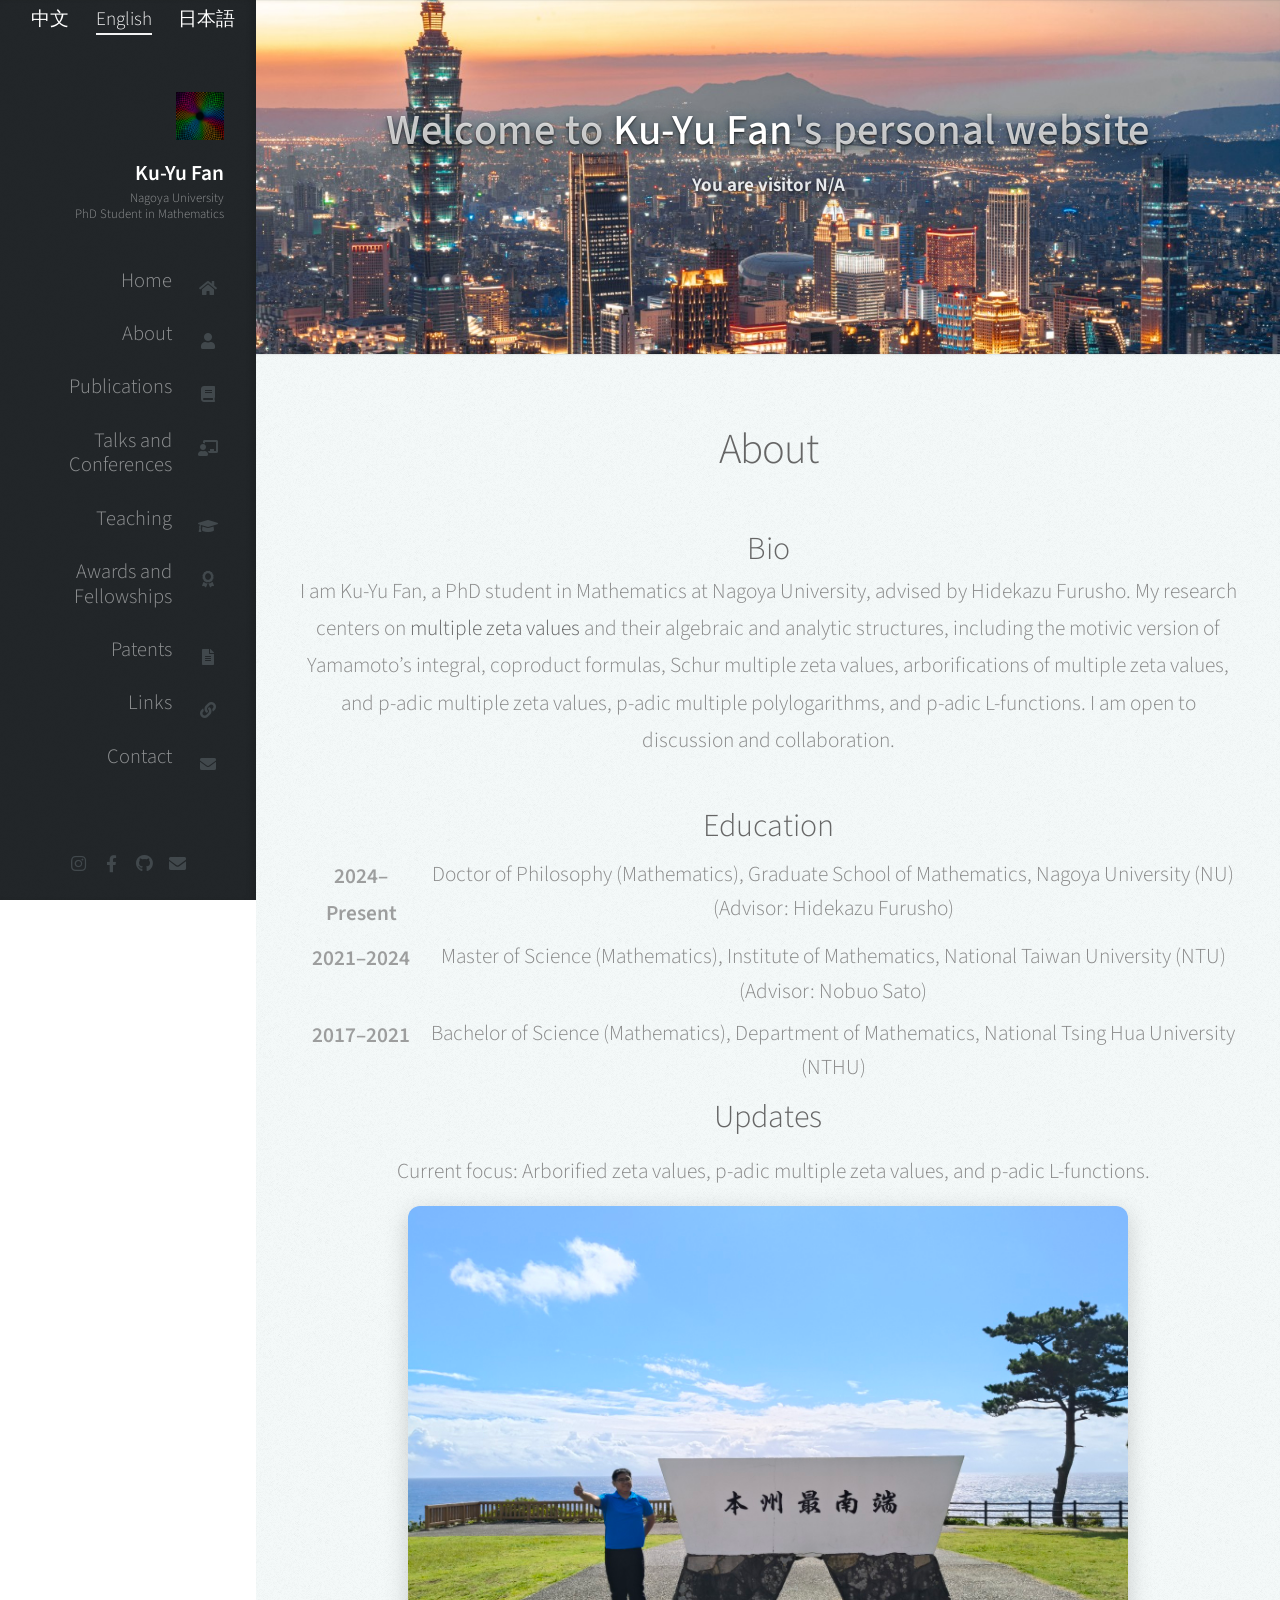
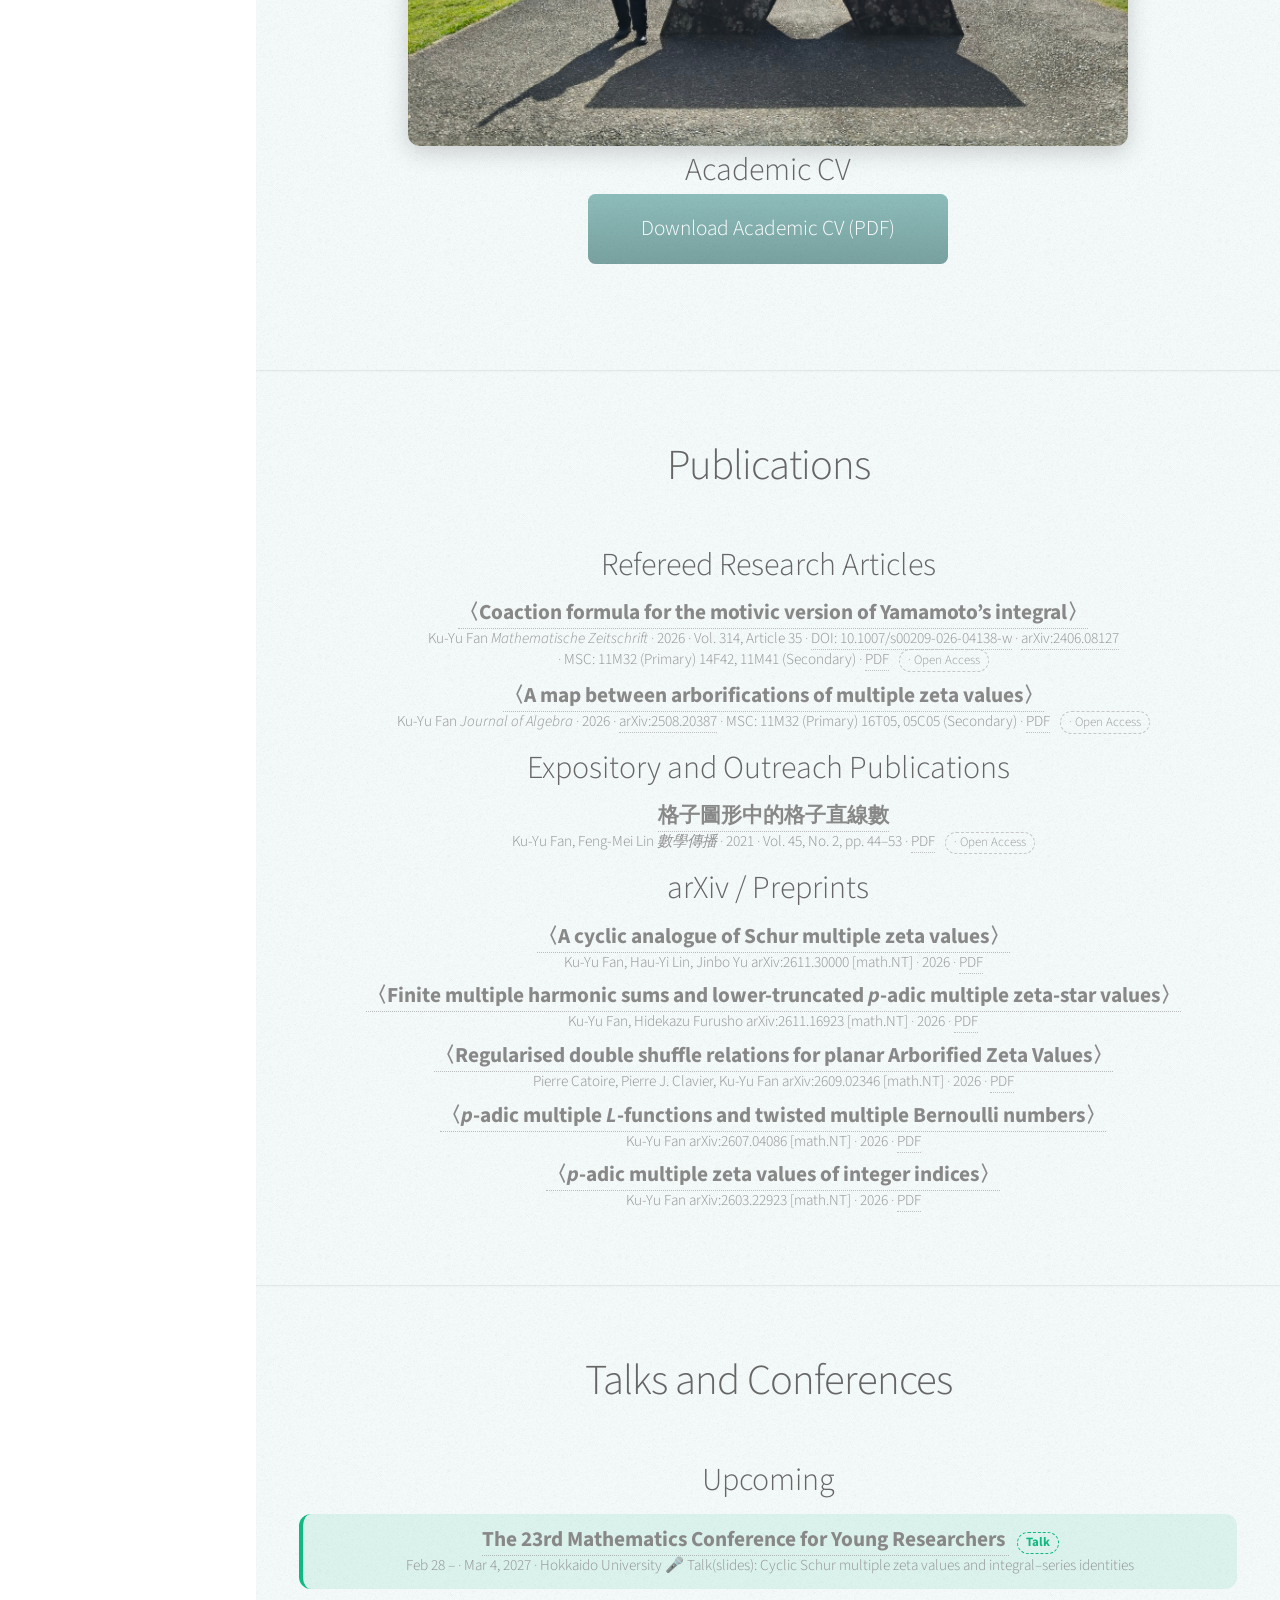
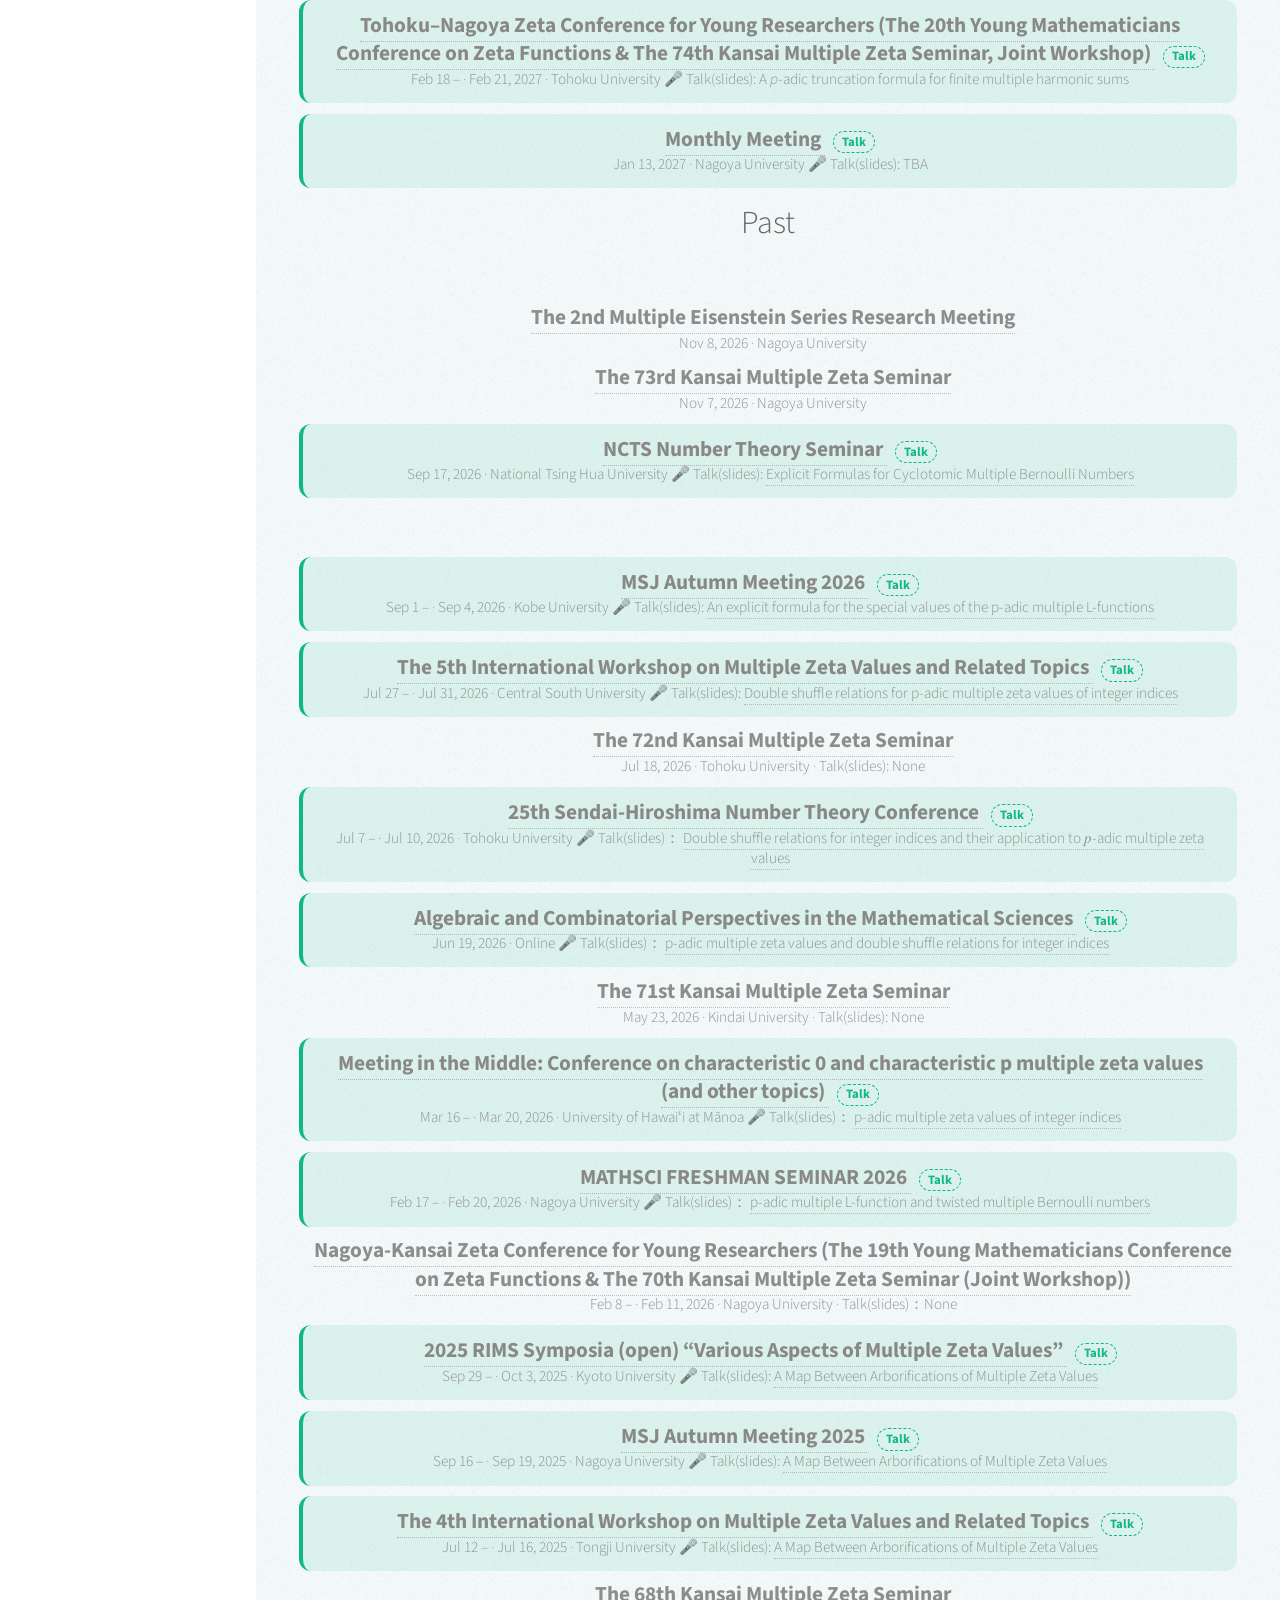
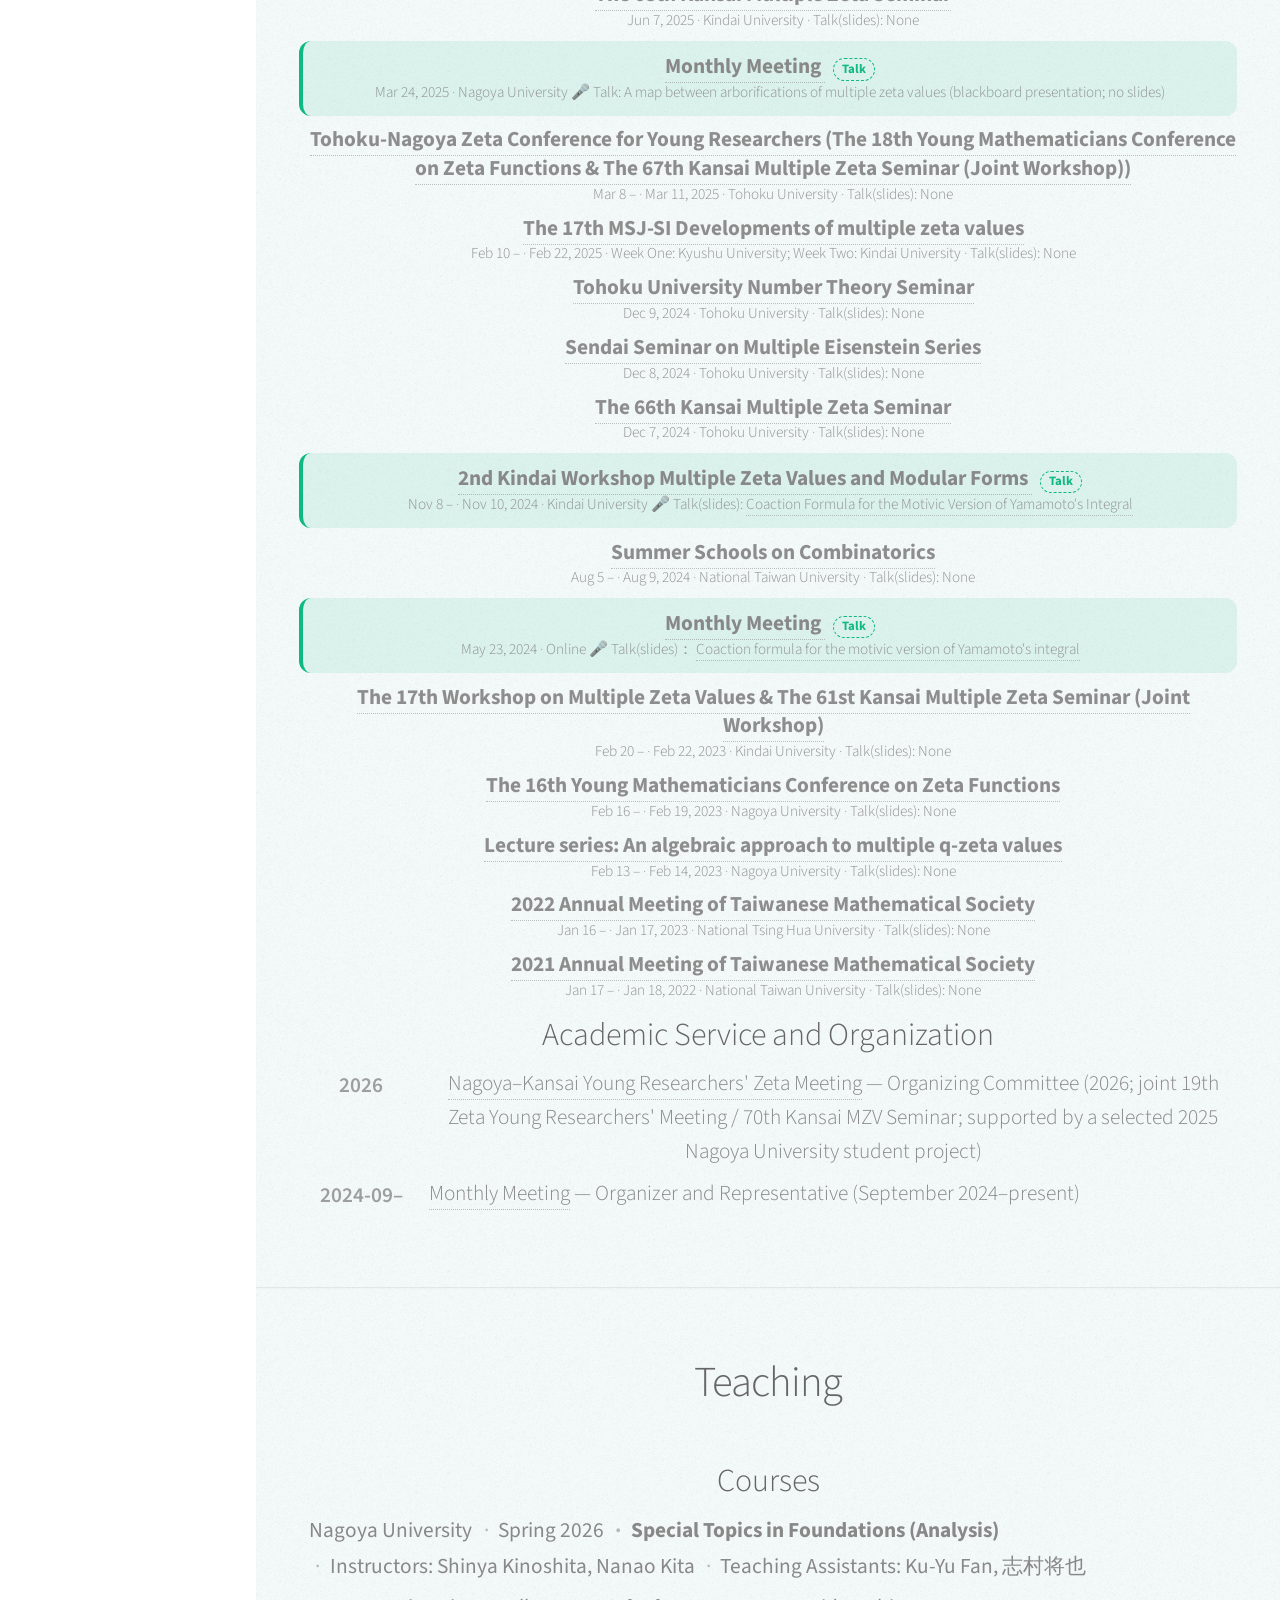
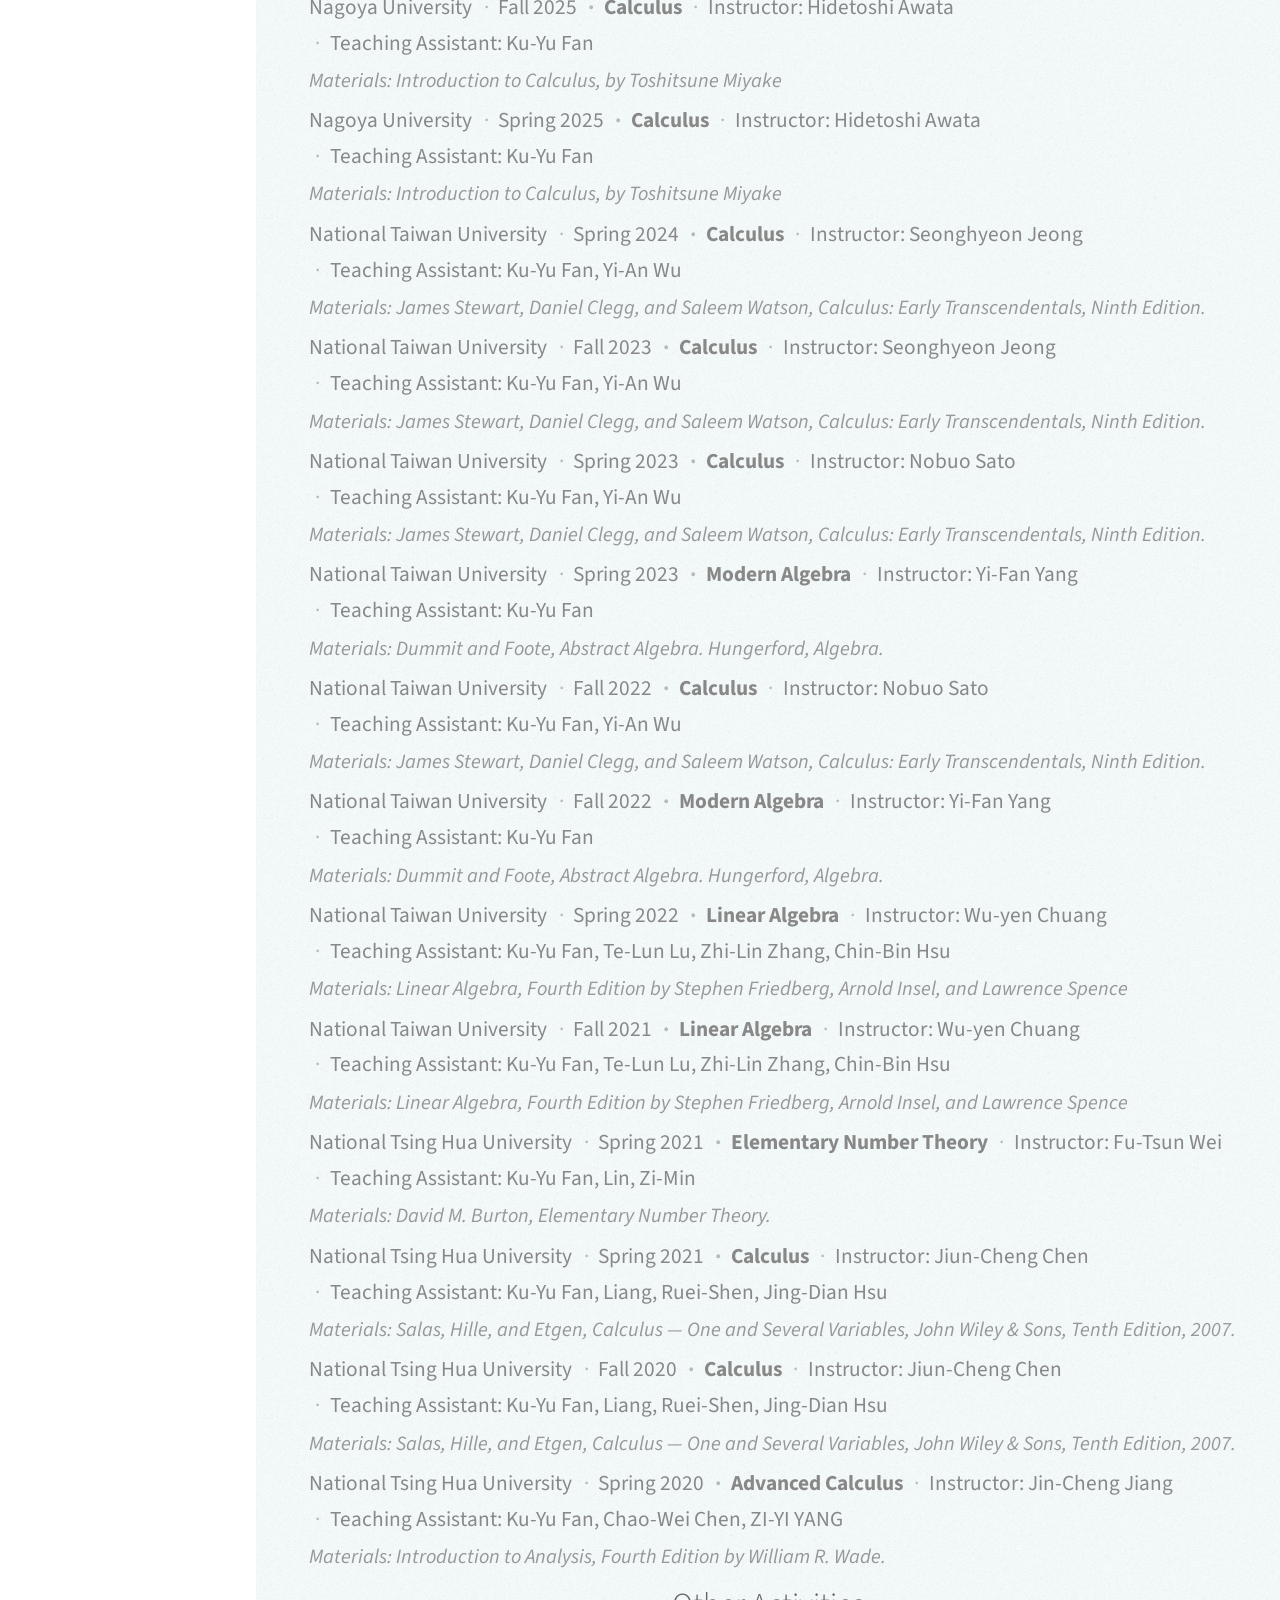
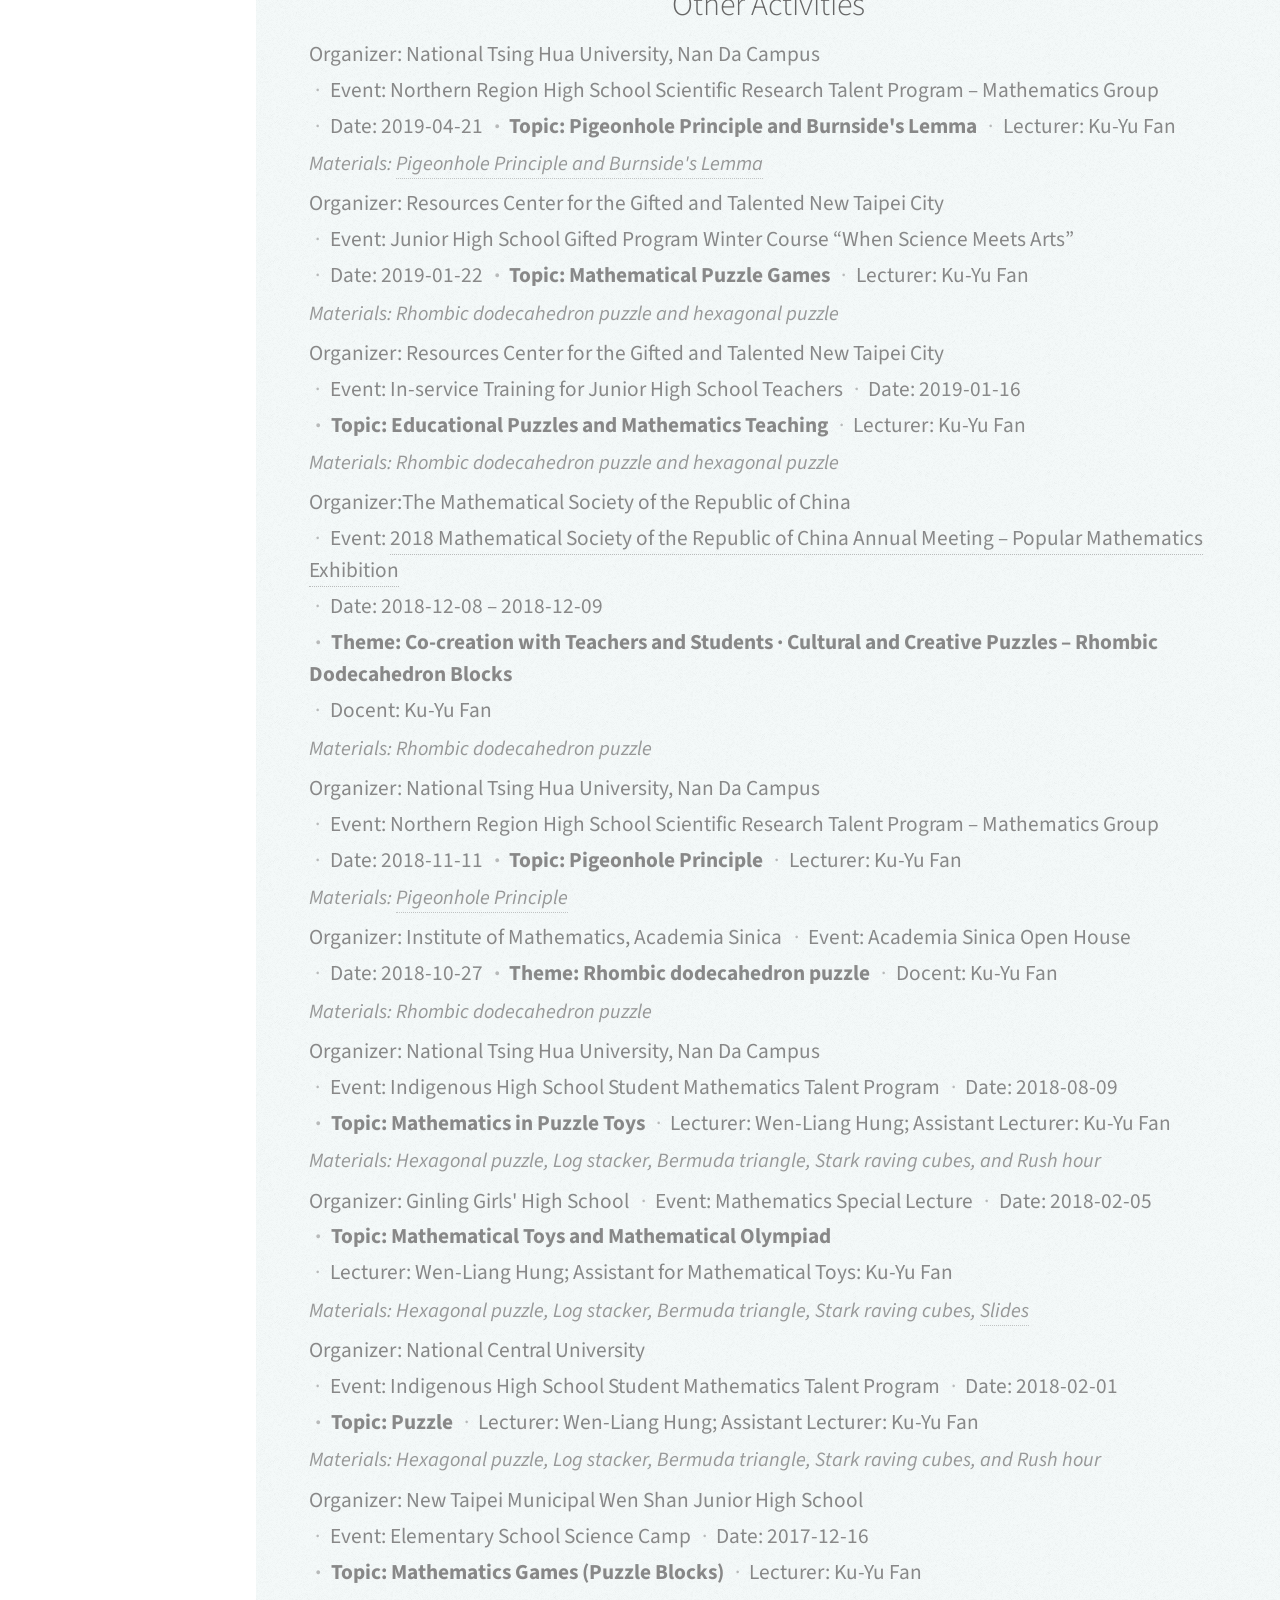
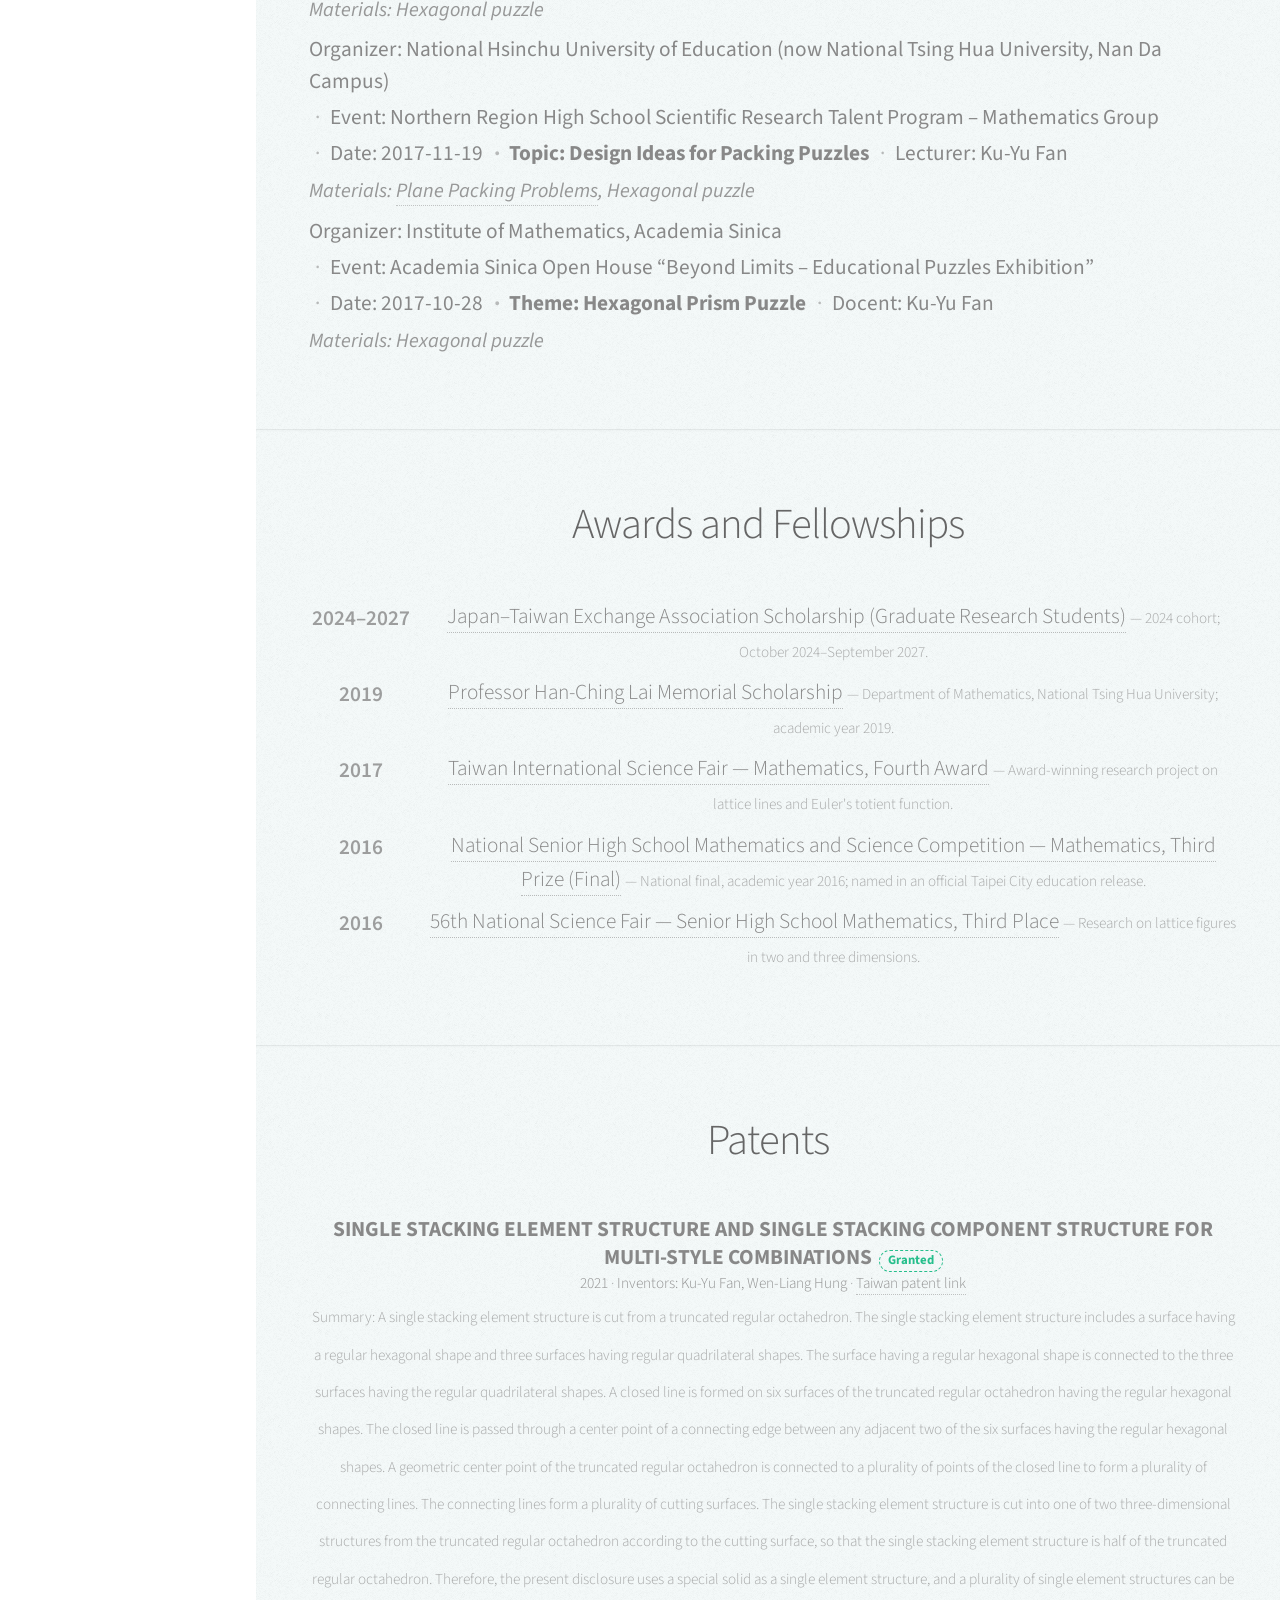
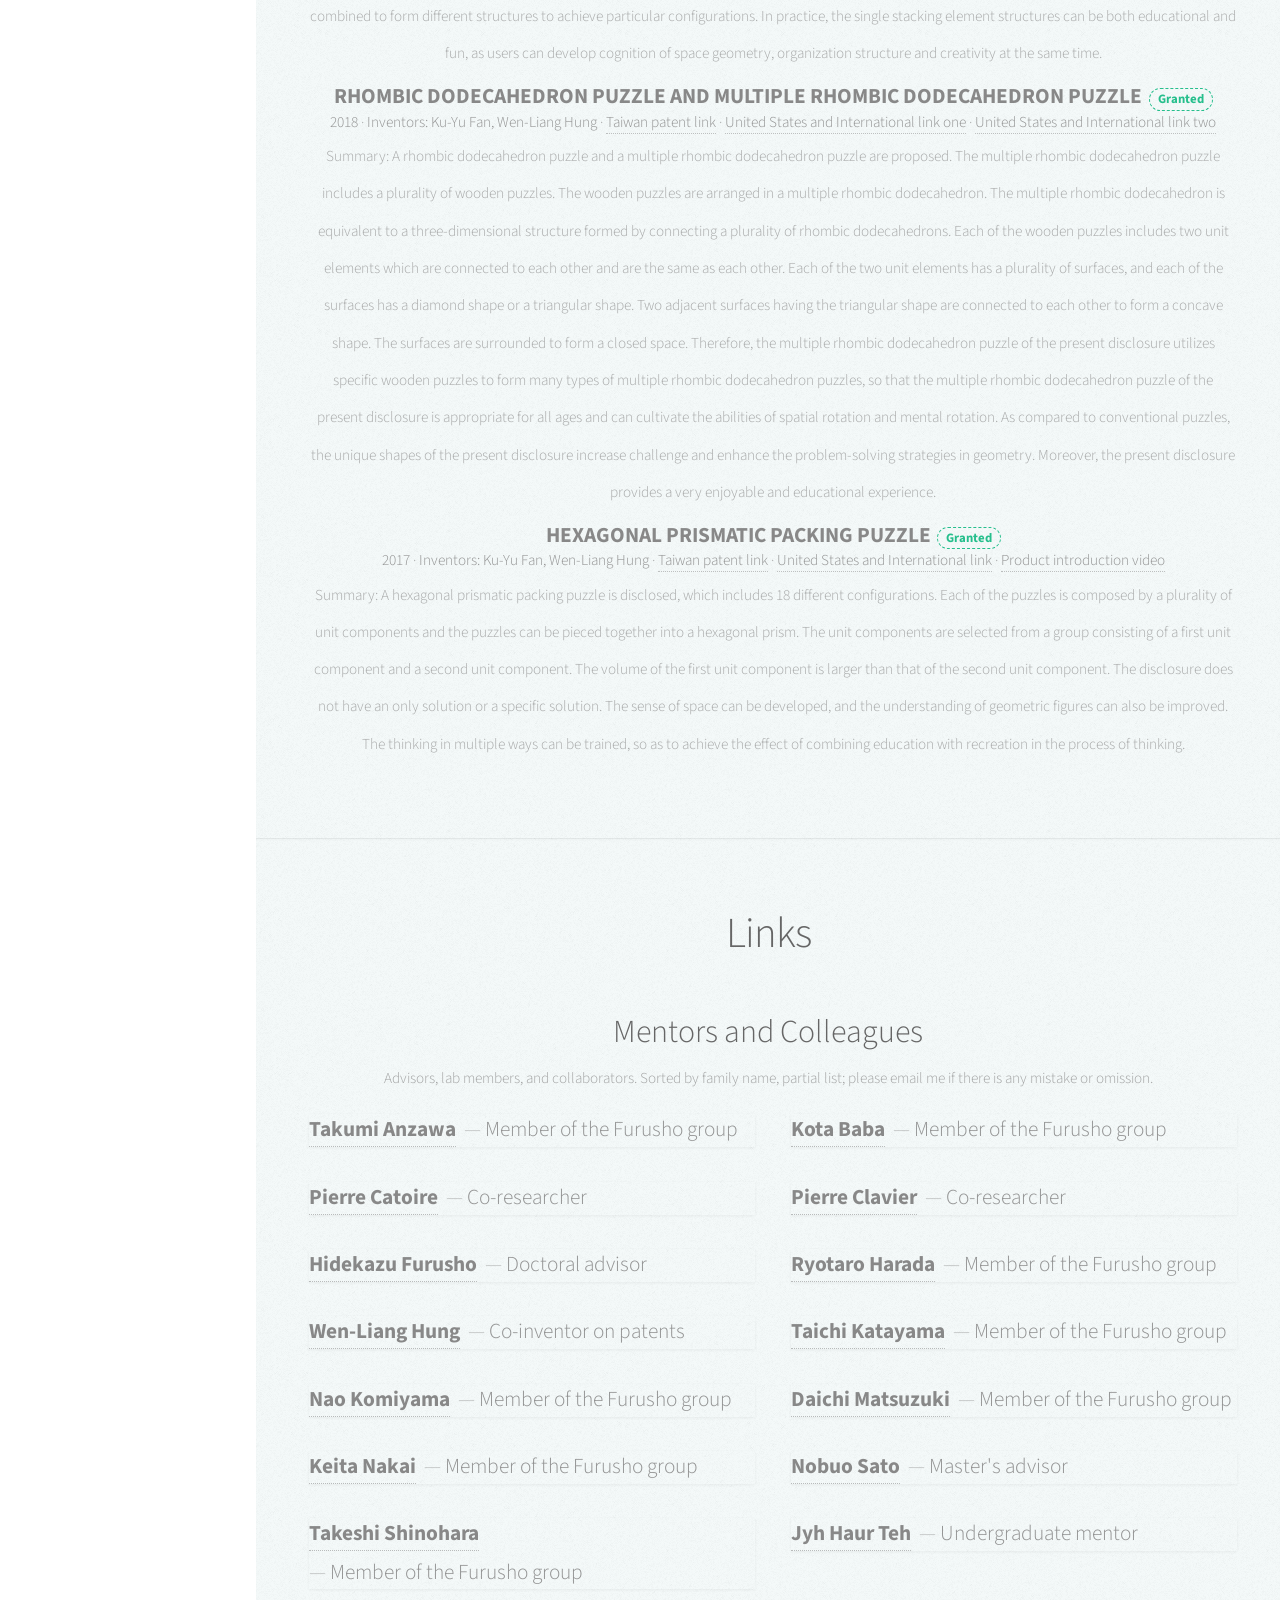
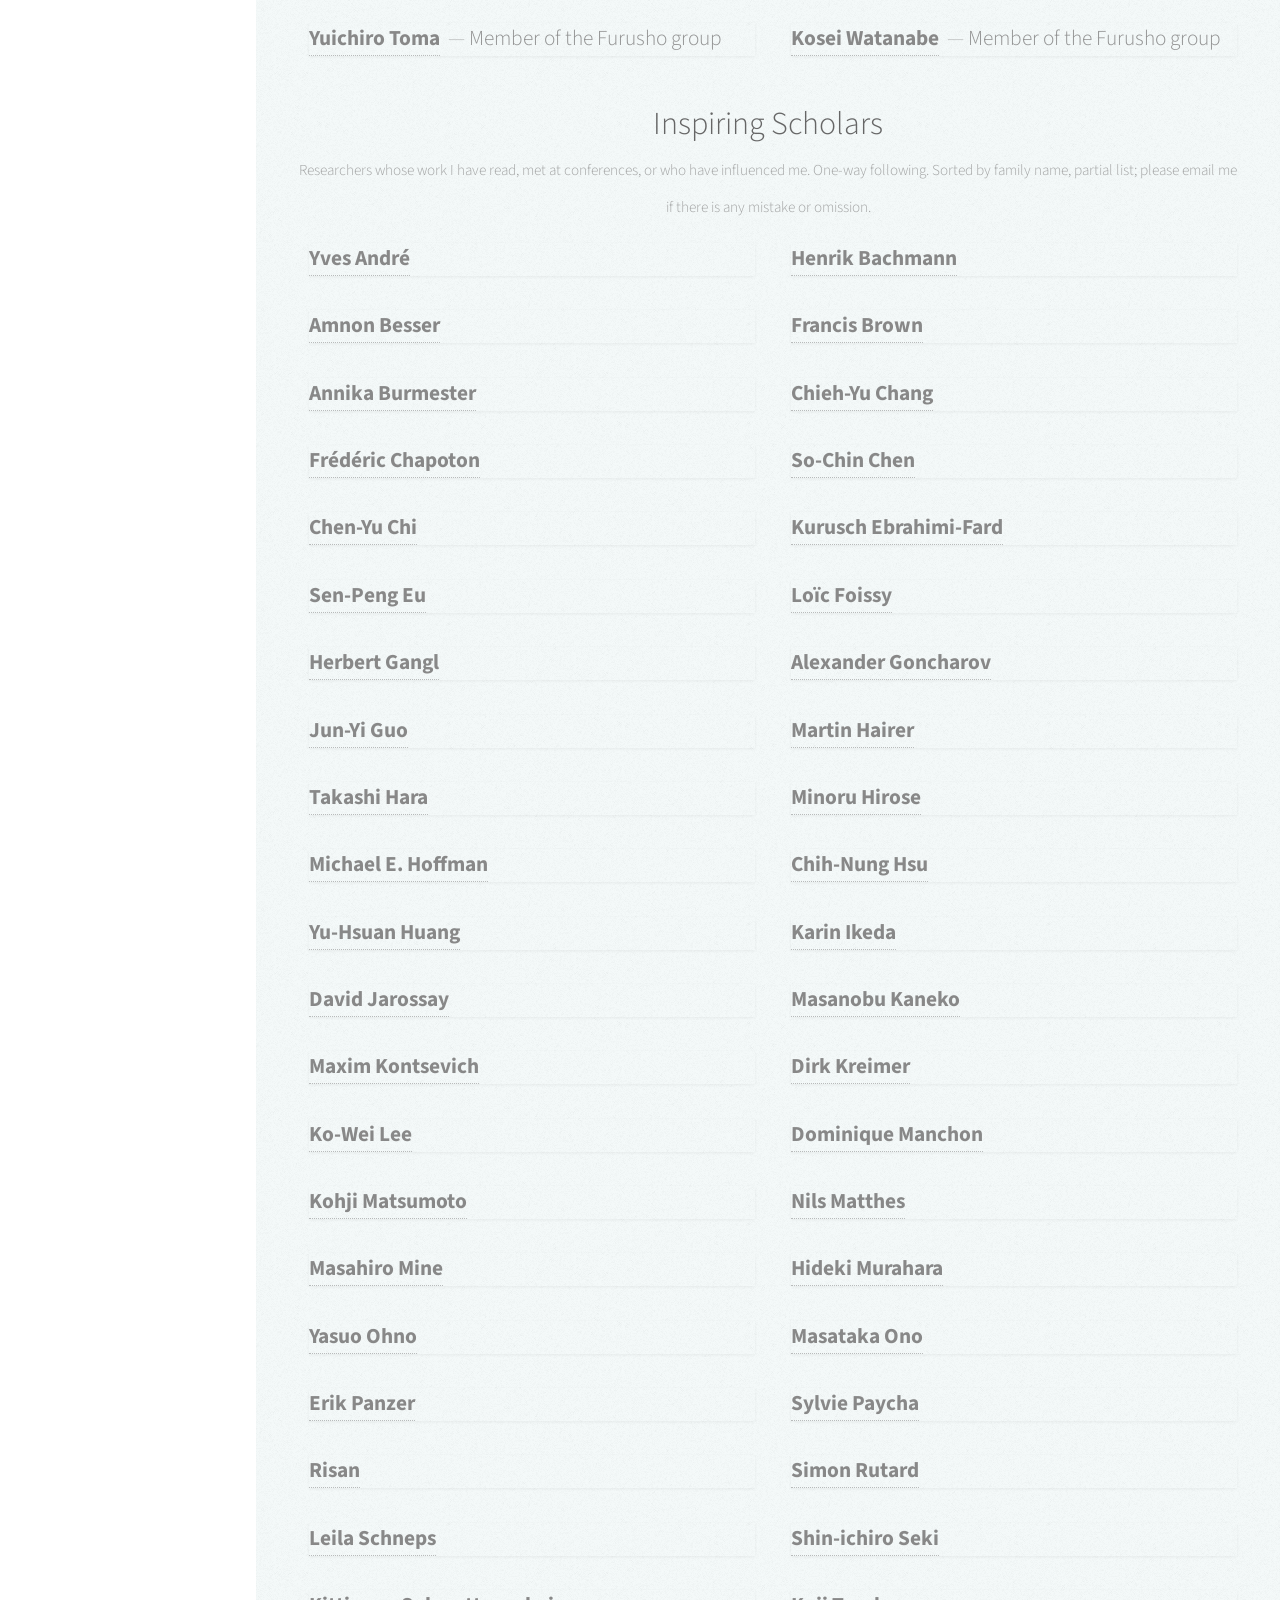
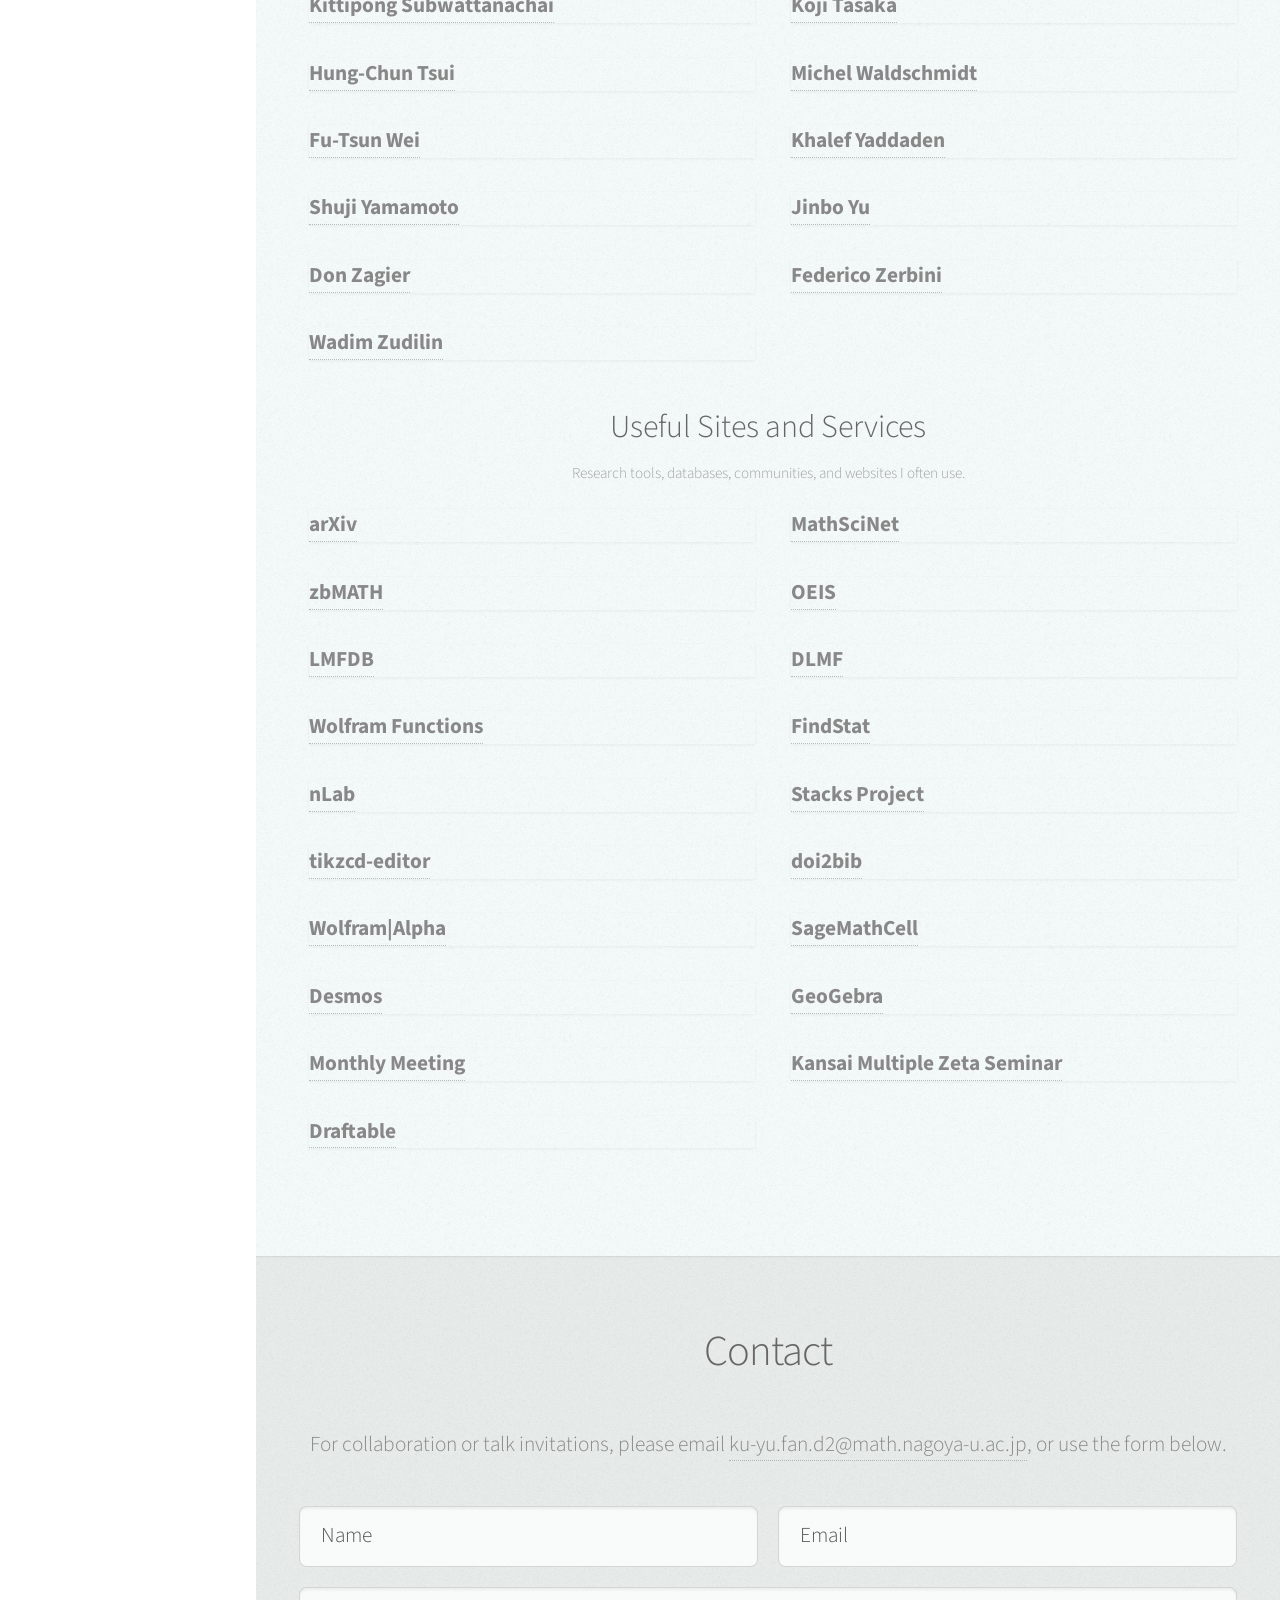
<file: enHP.html>
<!DOCTYPE HTML>
<!--
	Prologue by HTML5 UP
	html5up.net | @ajlkn
	Free for personal and commercial use under the CCA 3.0 license (html5up.net/license)
-->
<html lang="en">
	<head>
		<title>Ku-Yu Fan | Personal Website</title>
		<meta charset="utf-8" />
		<meta name="viewport" content="width=device-width, initial-scale=1" />
		<meta name="description" content="Ku-Yu Fan, PhD student in Mathematics at Nagoya University. Research interests include multiple zeta values, the motivic version of Yamamoto’s integral, coproduct formulas, arborifications, p-adic multiple polylogarithms, and L-functions.">
		<!-- Favicon / App icons -->
        <link rel="icon" type="image/jpeg" sizes="32x32" href="images/avatar.jpg">
        <link rel="icon" type="image/jpeg" sizes="16x16" href="images/avatar.jpg">
        <link rel="apple-touch-icon" sizes="180x180" href="images/avatar.jpg">
		<link rel="stylesheet" href="assets/css/main.css" />
		<link rel="preload" as="image" href="images/hero.jpg">
<link rel="alternate" hreflang="zh-Hant" href="https://kuyufan.github.io/zhHP.html">
<link rel="alternate" hreflang="en"      href="https://kuyufan.github.io/enHP.html">
<link rel="alternate" hreflang="ja"      href="https://kuyufan.github.io/jaHP.html">
<link rel="alternate" hreflang="x-default" href="https://kuyufan.github.io/enHP.html">
<link rel="canonical" href="https://kuyufan.github.io/enHP.html">
<meta property="og:type" content="website">
<meta property="og:title" content="Ku-Yu Fan | Personal Website">
<meta property="og:description" content="Ku-Yu Fan, PhD student in Mathematics at Nagoya University. Research interests include multiple zeta values, the motivic version of Yamamoto’s integral, coproduct formulas, arborifications, p-adic multiple polylogarithms, and L-functions.">
<meta property="og:image" content="https://kuyufan.github.io/images/avatar.jpg">
<meta property="og:url" content="https://kuyufan.github.io/enHP.html">
<meta property="og:locale" content="en_US">
<meta property="og:locale:alternate" content="ja_JP">
<meta property="og:locale:alternate" content="zh_TW">
<meta name="twitter:card" content="summary_large_image">
<style>
/* 語言切換 */
#language-switch { display:flex; justify-content:center; gap:1rem; padding:0; margin:0 0 1rem 0; list-style:none; }
#language-switch li a { color:white; font-size:1.2rem; text-decoration:none; }
#language-switch li a:hover { text-decoration:underline; }

/* 二層選單：基礎行為 */
#nav ul ul.sub { display:none; margin:0.25rem 0 0.75rem 2rem; }
#nav li.has-sub.open > ul.sub { display:block; }

/* 去掉箭頭，避免擠壓對齊 */
#nav li.has-sub > a::after { content:none !important; display:none !important; }

/* 頂層選單：字體放大、高度增加 */
#nav > ul > li > a {
  font-size:1.6rem !important;   /* 你要更大可改 1.4 或回 1.6 */
  padding-top:0.9rem;
  padding-bottom:0.9rem;
  line-height:1.2;
}

/* 固定左側圖示大小，避免跟著文字變形 */
#nav > ul > li > a > span.icon:before {
  font-size:1.0rem !important;
  top:0.05rem;
}

/* 次層選單：字小一點、上下更貼合、再縮一點縮排 */
#nav ul ul.sub a {
  font-size:0.95rem !important;
  padding-top:0.45rem;
  padding-bottom:0.45rem;
  line-height:1.25;
  padding-left:3.0rem;
}

/* 打開中的父選單做點強調（可留可刪） */
#nav li.has-sub.open > a { font-weight:600; opacity:1; }
/* About > 近況：簡潔列表樣式 */
.news-list { list-style: none; margin: 0.75rem 0 0; padding: 0; }
.news-list li { margin: 0.4rem 0; }
.news-list li time { font-weight: 600; margin-right: 0.5rem; white-space: nowrap; }
/* Prime congratulations share the visitor count's font size and visual style. */
#top .visit-prime { display: block; }
#top .visit-prime[hidden] { display: none !important; }
/* Hero 訪客計數外觀 */
.visit { margin-top: 0.8rem; font-size: 1.2rem; opacity: 0.9; }
/* 關於我：學歷時間軸、淡字 */
.edu { list-style:none; margin:0; padding:0; }
.edu li { display:flex; gap:1rem; margin:.5rem 0; }
.edu-year { width:6.5rem; font-weight:600; opacity:.8; flex-shrink:0; }
.edu-body { line-height:1.6; }

.muted { opacity:.7; font-size:.95rem; }
/* 著作 */
.pub-compact { list-style: none; margin: .6rem 0 0; padding: 0; }
.pub-compact li { margin: .65rem 0; }

/* 標題直接當連結 */
.pub-compact .pub-title { font-weight: 700; line-height: 1.35; }
.pub-compact .pub-title a { text-decoration: none; }
.pub-compact .pub-title a:hover { text-decoration: underline; }

/* 第二行（作者 + 期刊/年份/卷期頁/DOI/arXiv…） */
.pub-compact .pub-meta { opacity: .9; font-size: .95rem; line-height: 1.35; }

/* 作者後面的區塊用「·」自動分隔 */
.pub-compact .rest span::before { content: " · "; opacity: .7; }
.pub-compact .rest span:first-child::before { content: ""; } /* 第一個不要點 */

/* 常見欄位細節 */
.pub-compact i { font-style: italic; }          /* 期刊名斜體 */
.pub-compact .kv { white-space: nowrap; }       /* 避免 DOI/頁碼被換行拆斷 */
.badge { display:inline-block; margin-left:.4rem; padding:.1rem .5rem;
  border:1px dashed #bdbdbd; border-radius:9999px; font-size:.8rem; opacity:.9; }
/* Talks – compact two-line layout */
.talks { list-style:none; margin:.6rem 0 0; padding:0; }
.talks li { margin:.65rem 0; }
.talk-title { font-weight:700; line-height:1.35; }
.talk-title a { text-decoration:none; }
.talk-title a:hover { text-decoration:underline; }
.talk-meta { opacity:.9; font-size:.95rem; line-height:1.35; }
.talk-meta .rest span::before { content:" · "; opacity:.7; }
.talk-meta .rest span:first-child::before { content:""; } /* 第一個不要分隔點 */
.talk-meta time, .talk-meta .kv { white-space:nowrap; }   /* 日期/短欄位不換行 */

/* 可選：不同性質的標籤 */
.badge.invited{ border-color:#6366f1; color:#6366f1; }
.badge.poster { border-color:#0ea5e9; color:#0ea5e9; }
.badge.online { border-color:#6b7280; color:#6b7280; }

/* 教學 */
.teach-compact, .teach-other { list-style:none; margin:.6rem 0 0; padding:0; }
.teach-compact li, .teach-other li { margin:.55rem 0; }

/* 第一行：一排顯示（學校/年季/課名/教師/助教… 或 其他的主辦/活動/時間/講題/講師…） */
.teach-compact .rowx,
.teach-other  .rowx{
  display:flex;
  flex-wrap:wrap;
  align-items:baseline;
  gap:.25rem .35rem;
  line-height:1.5;
  text-align:left !important;     /* 關掉主題裡的左右對齊 */
  word-spacing:normal !important;
  letter-spacing:normal;
}

/* 只有課名/講題加粗，其他資訊一般字重 */
.teach-compact .rowx .cell,
.teach-other  .rowx .cell{ font-weight:400; }
.teach-compact .rowx .course,
.teach-other  .rowx .topic { font-weight:700; }

/* 第一行欄位之間加「·」，但教材那一行不要加 */
.teach-compact .rowx .cell:not(.material) + .cell:not(.material)::before,
.teach-other  .rowx .cell:not(.material) + .cell:not(.material)::before{
  content:" · ";
  opacity:.55;
  margin:0 .35rem;
}

/* 第二行：教材/講義——固定換到下一整行、靠左、稍微小一點 */
.teach-compact .rowx .material,
.teach-other  .rowx .material{
  flex-basis:100%;
  margin-top:.15rem;
  font-style:italic;
  opacity:.85;
  font-size:.95em;                 /* ← 字體稍微小一點；想更小可調 .9em */
  text-align:left !important;
  word-spacing:normal !important;
}

/* 書名斜體 */
.rowx .book{ font-style:italic; }
/* 專利與網誌 */
.pat-compact, .blog-compact { list-style:none; margin:.6rem 0 0; padding:0; }
.pat-compact li, .blog-compact li { margin:.65rem 0; }

.pat-title { font-weight:700; line-height:1.35; }
.pat-meta  { opacity:.9; font-size:.95rem; line-height:1.35; }
.pat-meta .rest span::before { content:" · "; opacity:.7; }
.pat-meta .rest span:first-child::before { content:""; }
.pat-links a { text-decoration:none; }
.pat-links a:hover { text-decoration:underline; }
.pat-compact p { margin:.35rem 0 0; }   /* 摘要與主體距離 */

.badge.pat-approved { border-color:#10b981; color:#10b981; } /* 已核准 */
.badge.pat-pending  { border-color:#f59e0b; color:#f59e0b; } /* 審中/申請中 */
/* Links – compact list (名字 + 說明) */
.note { margin:.25rem 0 .6rem; opacity:.75; font-size:.95rem; }

.links-compact { list-style:none; margin:.6rem 0 1rem; padding:0; }
.links-compact li { margin:.55rem 0; }

.links-compact .item{
  display:flex; flex-wrap:wrap; align-items:baseline;
  gap:.35rem .5rem; line-height:1.5;
}
.links-compact .name{
  font-weight:700; text-decoration:none;
}
.links-compact .name:hover{ text-decoration:underline; }
.links-compact .desc{ opacity:.9; }
.links-compact .desc::before{ content:"— "; opacity:.55; }

/* 桌機寬度做兩欄 */
@media (min-width:980px){
  .links-compact.two-col{
    display:grid; grid-template-columns:1fr 1fr; column-gap:1.6rem;
  }
  .links-compact.two-col li{ margin:.45rem 0; }
}
/* 只改首頁 hero (section#top)，直接顯示我的圖片 */
#top.one.dark.cover {
  background: url('images/hero.jpg') center center / cover no-repeat !important;
}

/* 有些主題會用偽元素加暗色/細紋疊層，順手關掉（若沒有則不影響） */
#top.one.dark.cover::before,
#top.one.dark.cover::after {
  background: none !important;
  box-shadow: none !important;
}
/* HERO 文字：去描邊，靠色彩與柔光提升可讀性 */
#top h2.alt{
  color:#f9fafb;
  font-weight:500;
  letter-spacing:.015em;
  line-height:1.12;
  -webkit-text-stroke:0;
  text-shadow:
    0 1px 2px rgba(0,0,0,.70),
    0 3px 8px rgba(0,0,0,.55),
    0 12px 28px rgba(0,0,0,.35),
    0 0 1px rgba(255,255,255,.28),
    0 0 14px rgba(56,189,248,.25);
}

/* 讓 <strong>（你的名字）跟其他字同樣粗細 */
#top h2.alt strong{
  font-weight:inherit;
  color:#fff;
}

/* 訪客數：小一點的暗暈即可 */
#top .visit{
  color:#f8fafc;
  font-weight:650;
  -webkit-text-stroke:0;
  text-shadow:
    0 1px 3px rgba(0,0,0,.70),
    0 6px 18px rgba(0,0,0,.45);
}
/* 語言切換 – unified */
#language-switch a { border-bottom: 0 !important; }
#language-switch a[aria-current="page"]{
  border-bottom: 2px solid currentColor !important;
  text-decoration: none !important;
  opacity: .95;
  pointer-events: none;
}
/* 有演講（.talk 裡面含有連結）的條目：整塊高亮 + 左側色條 */
.talks li:is(:has(.talk a), [data-talk="true"]){
  background: rgba(16,185,129,.10);     /* 淡綠底 */
  border-left: 4px solid #10b981;       /* 左側色條（emerald-500） */
  padding: .75rem 1rem .85rem;
  border-radius: .75rem;
}

/* 標題後自動加一個「演講」徽章 */
.talks li:is(:has(.talk a), [data-talk="true"]) .talk-title::after{
  content: "Talk";
  display: inline-block;
  margin-left: .5rem;
  padding: .1rem .5rem;
  border: 1px dashed #10b981;
  border-radius: 9999px;
  font-size: .8rem;
  color: #10b981;
}

/* 在「演講：」欄位前加麥克風小圖示 */
.talks li:is(:has(.talk a), [data-talk="true"]) .talk-meta .talk::before{
  content: "🎤 ";
}

/* 沒有演講（沒有連結）的條目就保持原樣；可選：讓它們稍微淡一點 */
.talks li:not(:is(:has(.talk a), [data-talk="true"])) .talk-title { opacity:.95; }

.visually-hidden {
  position: absolute !important;
  width: 1px; height: 1px; padding: 0; margin: -1px;
  overflow: hidden; clip: rect(0,0,0,0); white-space: nowrap; border: 0;
}

/* 近況底部照片：自然比例 + 圓角裁切 */
.news-photo {
  margin: 1rem auto 0;
  display: block;
  max-width: 720px;          /* 需要多寬自己調 */
  overflow: hidden;          /* 超出圓角的部分裁掉 */
  border-radius: 12px;       /* 圓角大小 */
  box-shadow: 0 6px 24px rgba(0,0,0,.18);
}

.news-photo img {
  display: block;
  width: 100%;               /* 以寬度為基準縮放 */
  height: auto;              /* 保持原始長寬比 */
  image-orientation: from-image; /* 儘量尊重 EXIF 方向 */
}
#news-photo img.is-hidden { display: none; }
</style>
	</head>
	<body class="is-preload">

		<!-- Header -->
			<div id="header">
				<!-- Language Switcher -->
<ul id="language-switch">
  <li><a href="zhHP.html" lang="zh-Hant">中文</a></li>
  <li><a href="enHP.html" lang="en" aria-current="page">English</a></li>
  <li><a href="jaHP.html" lang="ja">日本語</a></li>
</ul>
				<div class="top">

					<!-- Logo -->
						<div id="logo">
							<span class="image avatar48"><img src="images/avatar.jpg"
     alt="Portrait of Ku-Yu Fan"
     width="48" height="48"
     loading="lazy" decoding="async" /></span>
<h1 id="title">Ku-Yu Fan</h1>
<p>Nagoya University<br>PhD Student in Mathematics</p>
						</div>

					<!-- Nav -->
<nav id="nav" role="navigation" aria-label="Primary">
  <ul>
    <li><a href="#top" class="scrolly"><span class="icon solid fa-home">Home</span></a></li>

    <li class="has-sub">
      <a href="#about" class="scrolly"><span class="icon solid fa-user">About</span></a>
      <ul class="sub">
        <li><a href="#bio" class="scrolly">Bio</a></li>
        <li><a href="#education" class="scrolly">Education</a></li>
		<li><a href="#news" class="scrolly">Updates</a></li>
        <li><a href="#cv" class="scrolly">CV</a></li>
      </ul>
    </li>

    <li class="has-sub">
      <a href="#pubs" class="scrolly"><span class="icon solid fa-book">Publications</span></a>
      <ul class="sub">
        <li><a href="#pubs-published" class="scrolly">Research Articles</a></li>
        <li><a href="#pubs-expository" class="scrolly">Expository Articles</a></li>
        <li><a href="#pubs-arxiv" class="scrolly">arXiv / Preprints</a></li>
      </ul>
    </li>

    <li class="has-sub">
      <a href="#talks" class="scrolly"><span class="icon solid fa-chalkboard-teacher">Talks and Conferences</span></a>
      <ul class="sub">
        <li><a href="#talks-upcoming" class="scrolly">Upcoming</a></li>
        <li><a href="#talks-past" class="scrolly">Past</a></li>
              <li><a href="#service" class="scrolly">Academic Service and Organization</a></li>
      </ul>
    </li>

<li class="has-sub">
  <a href="#teaching" class="scrolly"><span class="icon solid fa-graduation-cap">Teaching</span></a>
  <ul class="sub">
    <li><a href="#courses" class="scrolly">Courses</a></li>
    <li><a href="#teaching-others" class="scrolly">Other Activities</a></li>
  </ul>
</li>

<li><a href="#awards" class="scrolly"><span class="icon solid fa-award">Awards and Fellowships</span></a></li>
<li>
  <a href="#patents" class="scrolly"><span class="icon solid fa-file-alt">Patents</span></a>
</li>
<!--
<li class="has-sub">
  <a href="#blog" class="scrolly"><span class="icon solid fa-book-open">網誌</span></a>
  <ul class="sub">
    <li><a href="#blog-edu" class="scrolly">數學教育</a></li>
    <li><a href="#blog-contest" class="scrolly">數學競賽</a></li>
    <li><a href="#blog-games" class="scrolly">數學遊戲</a></li>
  </ul>
</li>
-->
<li class="has-sub">
  <a href="#links" class="scrolly"><span class="icon solid fa-link">Links</span></a>
  <ul class="sub">
    <li><a href="#links-mentors" class="scrolly">Mentors and Colleagues</a></li>
    <li><a href="#links-inspire" class="scrolly">Inspiring Scholars</a></li>
    <li><a href="#links-tools"   class="scrolly">Useful Sites and Services</a></li>
  </ul>
</li>    
    <li><a href="#contact" class="scrolly"><span class="icon solid fa-envelope">Contact</span></a></li>
  </ul>
</nav>

				</div>

				<div class="bottom">

					<!-- Social Icons -->
					        <!-- <ul id="language-switch">
						  <li><a href="zhHP.html">🇹🇼</a></li>
						  <li><a href="enHP.html">🇬🇧</a></li>
						  <li><a href="jaHP.html">🇯🇵</a></li>
						</ul> -->
<ul class="icons">
  <li><a href="https://www.instagram.com/kuyufan/" target="_blank" rel="noopener noreferrer" class="icon brands fa-instagram"><span class="label">Instagram</span></a></li>
  <li><a href="https://www.facebook.com/kuyu.fan.7" target="_blank" rel="noopener noreferrer" class="icon brands fa-facebook-f"><span class="label">Facebook</span></a></li>
  <li><a href="https://github.com/kuyufan" target="_blank" rel="noopener noreferrer" class="icon brands fa-github"><span class="label">GitHub</span></a></li>
  <li><a href="mailto:abc940605@gmail.com" class="icon solid fa-envelope"><span class="label">Email</span></a></li>
</ul>

				</div>

			</div>

		<!-- Main -->
			<div id="main">

				<!-- Intro -->
					<section id="top" class="one dark cover">
						<div class="container">

<header>
  <h2 class="alt">Welcome to <strong>Ku-Yu Fan</strong>'s personal website</h2>
  <p class="visit">You are visitor <span id="visit-count">—</span><span id="prime-visit-message" class="visit-prime" hidden>Congratulations! <span id="prime-visit-number"></span> is a prime number.</span></p>
</header>
						</div>
					</section>
<section id="about" class="two">
  <div class="container">
    <header><h2>About</h2></header>

    <!-- 簡介 -->
    <h3 id="bio">Bio</h3>
    <p>
      I am Ku-Yu Fan, a PhD student in Mathematics at Nagoya University, advised by Hidekazu Furusho.
      My research centers on <strong>multiple zeta values</strong> and their algebraic and analytic structures, including the motivic version of Yamamoto’s integral, coproduct formulas,
      Schur multiple zeta values, arborifications of multiple zeta values, and p-adic multiple zeta values, p-adic multiple polylogarithms, and p-adic L-functions. I am open to discussion and collaboration.
    </p>

    <!-- 學歷 -->
    <h3 id="education">Education</h3>
    <ul class="edu">
      <li>
        <div class="edu-year">2024–Present</div>
        <div class="edu-body">Doctor of Philosophy (Mathematics), Graduate School of Mathematics, Nagoya University (NU) (Advisor: Hidekazu Furusho)</div>
      </li>
      <li>
        <div class="edu-year">2021–2024</div>
        <div class="edu-body">Master of Science (Mathematics), Institute of Mathematics, National Taiwan University (NTU) (Advisor: Nobuo Sato)</div>
      </li>
      <li>
        <div class="edu-year">2017–2021</div>
        <div class="edu-body">Bachelor of Science (Mathematics), Department of Mathematics, National Tsing Hua University (NTHU)</div>
      </li>
    </ul>

    <!-- 近況（你也可持續追加 <li> 條目） -->
    <h3 id="news">Updates</h3>
    <ul class="news-list">
      <li> Current focus: Arborified zeta values, p-adic multiple zeta values, and p-adic L-functions.</li>
    </ul>
    <figure id="news-photo" class="news-photo" aria-live="polite">
       <img id="news-photo-img"
       src="photo/000.jpg"
       alt="News photo"
       loading="lazy"
       decoding="async">
	</figure>
    
    <!-- Static academic CV; regenerate files/CV_KuYuFan.pdf whenever website data changes. -->
    <h3 id="cv">Academic CV</h3>
    <p><a href="files/CV_KuYuFan.pdf" class="button" download="Ku-Yu_Fan_Academic_CV.pdf">Download Academic CV (PDF)</a></p>
  </div>
</section>
				
<section id="pubs" class="two">
  <div class="container">
    <header><h2>Publications</h2></header>

    <!-- 已刊登 -->
    <h3 id="pubs-published">Refereed Research Articles</h3>
    <ul class="pub-compact">
	  <!-- 模板
      <li>
        <div class="pub-title">
          <a href="https://doi.org/10.xxxx/xxxxx" target="_blank" rel="noopener noreferrer">
            〈論文標題（中文或英文）〉
          </a>
        </div>
        <div class="pub-meta">
          <span class="authors">Ku-Yu Fan</span>
          <span class="rest">
            <span class="venue"><i>Journal Name</i></span>
            <span class="year">2024</span>
            <span class="kv">Vol. XXX, No. X, pp. XX–XX</span>
            <span class="kv"><a href="https://doi.org/10.xxxx/xxxxx" target="_blank" rel="noopener noreferrer">DOI:10.xxxx/xxxxx</a></span>
            <span class="kv"><a href="https://arxiv.org/abs/2508.xxxxx" target="_blank" rel="noopener noreferrer">arXiv:2508.xxxxx</a></span>
            <span class="kv">MSC: 11M32, 14Fxx</span>
            <span class="kv"><a href="https://mathscinet.ams.org/mathscinet-getitem?mr=XXXXXX" target="_blank" rel="noopener noreferrer">MRXXXXXX</a></span>
            <span class="kv"><a href="https://github.com/yourrepo" target="_blank" rel="noopener noreferrer">Code</a></span>
            <span class="kv"><a href="https://osf.io/xyz" target="_blank" rel="noopener noreferrer">Data</a></span>
            <span class="badge">Open Access</span>
          </span>
        </div>
      </li>
	  -->
      
	  
      <li>
        <div class="pub-title">
          <a href="https://link.springer.com/article/10.1007/s00209-026-04138-w" target="_blank" rel="noopener noreferrer">
            〈Coaction formula for the motivic version of Yamamoto’s integral〉
          </a>
        </div>
        <div class="pub-meta">
          <span class="authors">Ku-Yu Fan</span>
          <span class="rest">
            <span class="venue"><i>Mathematische Zeitschrift</i></span>
            <span class="year">2026</span>
            <span class="kv">Vol. 314, Article 35</span>
            <span class="kv"><a href="https://doi.org/10.1007/s00209-026-04138-w" target="_blank" rel="noopener noreferrer">DOI: 10.1007/s00209-026-04138-w</a></span>
            <span class="kv"><a href="https://arxiv.org/abs/2406.08127" target="_blank" rel="noopener noreferrer">arXiv:2406.08127</a></span>
            <span class="kv">MSC: 11M32 (Primary) 14F42, 11M41 (Secondary)</span>
			<span class="kv"><a href="https://rdcu.be/zQ6Rj4HWBZWa" target="_blank" rel="noopener noreferrer">PDF</a></span>
            <span class="badge">Open Access</span>
          </span>
        </div>
      </li>
 
	  <li>
        <div class="pub-title">
          <a href="https://www.sciencedirect.com/science/article/pii/S002186932600339X?via%3Dihub" target="_blank" rel="noopener noreferrer">
            〈A map between arborifications of multiple zeta values〉
          </a>
        </div>
        <div class="pub-meta">
          <span class="authors">Ku-Yu Fan</span>
          <span class="rest">
            <span class="venue"><i>Journal of Algebra</i></span>
            <span class="year">2026</span>
            <span class="kv"><a href="https://arxiv.org/abs/2508.20387" target="_blank" rel="noopener noreferrer">arXiv:2508.20387</a></span>
            <span class="kv">MSC: 11M32 (Primary) 16T05, 05C05 (Secondary)</span>
            <span class="kv"><a href="https://www.sciencedirect.com/science/article/pii/S002186932600339X/pdfft?md5=8bf04e3fbec053603d946ce7d2629bd2&pid=1-s2.0-S002186932600339X-main.pdf" target="_blank" rel="noopener noreferrer">PDF</a></span>
            <span class="badge">Open Access</span>
          </span>
        </div>
      </li>
    </ul>

    <h3 id="pubs-expository">Expository and Outreach Publications</h3>
    <ul class="pub-compact">
      <li>
        <div class="pub-title">
          <a href="https://www.math.sinica.edu.tw/mathmedia/journals/4658" target="_blank" rel="noopener noreferrer">
            格子圖形中的格子直線數
          </a>
        </div>
        <div class="pub-meta">
          <span class="authors">Ku-Yu Fan, Feng-Mei Lin</span>
          <span class="rest">
            <span class="venue"><i>數學傳播</i></span>
            <span class="year">2021</span>
            <span class="kv">Vol. 45, No. 2, pp. 44–53</span>
            <span class="kv"><a href="https://www.math.sinica.edu.tw/media/pdf/d452/45208.pdf" target="_blank" rel="noopener noreferrer">PDF</a></span>
            <span class="badge">Open Access</span>
          </span>
        </div>
      </li>
    </ul>


    <!-- arXiv / 預印本 -->
    <h3 id="pubs-arxiv">arXiv / Preprints</h3>
    <ul class="pub-compact">
	  <!-- 模板
      <li>
        <div class="pub-title">
          <a href="https://arxiv.org/abs/2508.xxxxx" target="_blank" rel="noopener noreferrer">
            〈論文標題〉
          </a>
        </div>
        <div class="pub-meta">
          <span class="authors">Ku-Yu Fan</span>
          <span class="rest">
            <span class="kv">arXiv:2508.xxxxx [math.NT]</span>
            <span class="year">2025</span>
            <span class="kv"><a href="https://arxiv.org/pdf/2508.xxxxx" target="_blank" rel="noopener noreferrer">PDF</a></span>
          </span>
        </div>
      </li>
	  -->
      <li>
        <div class="pub-title">
          <a href="https://arxiv.org/abs/2611.30000" target="_blank" rel="noopener noreferrer">
            〈A cyclic analogue of Schur multiple zeta values〉
          </a>
        </div>
        <div class="pub-meta">
          <span class="authors">Ku-Yu Fan, Hau-Yi Lin, Jinbo Yu</span>
          <span class="rest">
            <span class="kv">arXiv:2611.30000 [math.NT]</span>
            <span class="year">2026</span>
            <span class="kv"><a href="https://arxiv.org/pdf/2611.30000" target="_blank" rel="noopener noreferrer">PDF</a></span>
          </span>
        </div>
      </li>
	        <li>
        <div class="pub-title">
          <a href="https://arxiv.org/abs/2611.16923" target="_blank" rel="noopener noreferrer">
            〈Finite multiple harmonic sums and lower-truncated <i>p</i>-adic multiple zeta-star values〉
          </a>
        </div>
        <div class="pub-meta">
          <span class="authors">Ku-Yu Fan, Hidekazu Furusho</span>
          <span class="rest">
            <span class="kv">arXiv:2611.16923 [math.NT]</span>
            <span class="year">2026</span>
            <span class="kv"><a href="https://arxiv.org/pdf/2611.16923" target="_blank" rel="noopener noreferrer">PDF</a></span>
          </span>
        </div>
      </li>
      <li>
        <div class="pub-title">
          <a href="https://arxiv.org/abs/2609.02346" target="_blank" rel="noopener noreferrer">
            〈Regularised double shuffle relations for planar Arborified Zeta Values〉
          </a>
        </div>
        <div class="pub-meta">
          <span class="authors">Pierre Catoire, Pierre J. Clavier, Ku-Yu Fan</span>
          <span class="rest">
            <span class="kv">arXiv:2609.02346 [math.NT]</span>
            <span class="year">2026</span>
            <span class="kv"><a href="https://arxiv.org/pdf/2609.02346" target="_blank" rel="noopener noreferrer">PDF</a></span>
          </span>
        </div>
      </li>
	  
	  <li>
        <div class="pub-title">
          <a href="https://arxiv.org/abs/2607.04086" target="_blank" rel="noopener noreferrer">
            〈<i>p</i>-adic multiple <i>L</i>-functions and twisted multiple Bernoulli numbers〉
          </a>
        </div>
        <div class="pub-meta">
          <span class="authors">Ku-Yu Fan</span>
          <span class="rest">
            <span class="kv">arXiv:2607.04086 [math.NT]</span>
            <span class="year">2026</span>
            <span class="kv"><a href="https://arxiv.org/pdf/2607.04086" target="_blank" rel="noopener noreferrer">PDF</a></span>
          </span>
        </div>
      </li>
	  
	  <li>
        <div class="pub-title">
          <a href="https://arxiv.org/abs/2603.22923" target="_blank" rel="noopener noreferrer">
            〈<i>p</i>-adic multiple zeta values of integer indices〉
          </a>
        </div>
        <div class="pub-meta">
          <span class="authors">Ku-Yu Fan</span>
          <span class="rest">
            <span class="kv">arXiv:2603.22923 [math.NT]</span>
            <span class="year">2026</span>
            <span class="kv"><a href="https://arxiv.org/pdf/2603.22923" target="_blank" rel="noopener noreferrer">PDF</a></span>
          </span>
        </div>
      </li>
    </ul>

  </div>
</section>

<section id="talks" class="two">
  <div class="container">
    <header><h2>Talks and Conferences</h2></header>

    <!-- 即將參加 -->
    <h3 id="talks-upcoming">Upcoming</h3>
    <ul class="talks">
      <!-- 模板
      <li>
        <div class="talk-title">
          <a href="研討會網站網址" target="_blank" rel="noopener noreferrer">
            研討會名稱
          </a>
        </div>
        <div class="talk-meta">
          <span class="rest">
            <span class="date"><time datetime="20xx-xx-xx">20xx-xx-xx</time></span> – <span class="date"><time datetime="20xx-xx-xx">20xx-xx-xx</time></span>
            <span class="place">地點</span>
            <span class="talk">演講：
              <a href="files/slides/檔名.pdf" download>
                演講標題
              </a>
            </span>
          </span>
        </div>
      </li>

	  -->
	  

		


   
      

      
          <li data-talk="true">
        <div class="talk-title">
          <a href="https://www.math.sci.hokudai.ac.jp/~wakate/mcyr/2027/ja/index.html" target="_blank" rel="noopener noreferrer">
            The 23rd Mathematics Conference for Young Researchers
          </a>
        </div>
        <div class="talk-meta">
          <span class="rest">
            <span class="date"><time datetime="2027-02-28">Feb 28</time></span> – <span class="date"><time datetime="2027-03-04">Mar 4, 2027</time></span>
            <span class="place">Hokkaido University</span>
            <span class="talk">Talk(slides): 
              <!-- Slides: files/slides/20270228.pdf --> Cyclic Schur multiple zeta values and integral–series identities
            </span>
          </span>
        </div>
      </li>

      <li data-talk="true">
        <div class="talk-title">
          <a href="https://sites.google.com/view/zetawakate20/" target="_blank" rel="noopener noreferrer">
            Tohoku–Nagoya Zeta Conference for Young Researchers (The 20th Young Mathematicians Conference on Zeta Functions &amp; The 74th Kansai Multiple Zeta Seminar, Joint Workshop)
          </a>
        </div>
        <div class="talk-meta">
          <span class="rest">
            <span class="date"><time datetime="2027-02-18">Feb 18</time></span> – <span class="date"><time datetime="2027-02-21">Feb 21, 2027</time></span>
            <span class="place">Tohoku University</span>
            <span class="talk">Talk(slides): 
              <!-- Slides: files/slides/20270218.pdf --> A <i>p</i>-adic truncation formula for finite multiple harmonic sums
            </span>
          </span>
        </div>
      </li>

      <li data-talk="true">
        <div class="talk-title">
          <a href="https://sites.google.com/view/monthly-meeting-mzv/" target="_blank" rel="noopener noreferrer">
            Monthly Meeting
          </a>
        </div>
        <div class="talk-meta">
          <span class="rest">
            <span class="date"><time datetime="2027-01-13">Jan 13, 2027</time></span>
            <span class="place">Nagoya University</span>
            <span class="talk">Talk(slides):
              <!-- Slides: files/slides/20270113.pdf --> TBA
            </span>
          </span>
        </div>
      </li>
    </ul>


	  
    <!-- 已參加 -->
    <h3 id="talks-past">Past</h3>
    <ul class="talks">
      <!-- 模板
      <li>
        <div class="talk-title">
          <a href="研討會網站網址" target="_blank" rel="noopener noreferrer">
            研討會名稱
          </a>
        </div>
        <div class="talk-meta">
          <span class="rest">
            <span class="date"><time datetime="20xx-xx-xx">20xx-xx-xx</time></span> – <span class="date"><time datetime="20xx-xx-xx">20xx-xx-xx</time></span>
            <span class="place">地點</span>
            <span class="talk">演講：
              <a href="files/slides/檔名.pdf" download>
                演講標題
              </a>
            </span>
          </span>
        </div>
      </li>

	  -->


	　<li>
        <div class="talk-title">
          <a href="https://eisensteinseries.github.io/MESMeeting/" target="_blank" rel="noopener noreferrer">
            The 2nd Multiple Eisenstein Series Research Meeting
          </a>
        </div>
        <div class="talk-meta">
          <span class="rest">
            <span class="date"><time datetime="2026-11-08">Nov 8, 2026</time></span>
            <span class="place">Nagoya University</span>
          </span>
        </div>
      </li>

      <li>
        <div class="talk-title">
          <a href="https://sites.google.com/site/kmzsince2011/home#h.n3e251x4yero" target="_blank" rel="noopener noreferrer">
            The 73rd Kansai Multiple Zeta Seminar
          </a>
        </div>
        <div class="talk-meta">
          <span class="rest">
            <span class="date"><time datetime="2026-11-07">Nov 7, 2026</time></span>
            <span class="place">Nagoya University</span>
          </span>
        </div>
      </li>

      <li>
        <div class="talk-title">
          <a href="https://ncts.ntu.edu.tw/events_1_detail.php?nid=3179" target="_blank" rel="noopener noreferrer">
            NCTS Number Theory Seminar
          </a>
        </div>
        <div class="talk-meta">
          <span class="rest">
            <span class="date"><time datetime="2026-09-17">Sep 17, 2026</time></span>
            <span class="place">National Tsing Hua University</span>
            <span class="talk">Talk(slides):
              <a href="files/slides/20260917.pdf" download>
                Explicit Formulas for Cyclotomic Multiple Bernoulli Numbers
              </a>
            </span>
          </span>
        </div>
      </li>

		
	　<li>
        <div class="talk-title">
          <a href="https://www.mathsoc.jp/activity/meeting/kobe26sept/index.html" target="_blank" rel="noopener noreferrer">
            MSJ Autumn Meeting 2026
          </a>
        </div>
        <div class="talk-meta">
          <span class="rest">
            <span class="date"><time datetime="2026-09-01">Sep 1</time></span> – <span class="date"><time datetime="2026-09-04">Sep 4, 2026</time></span>
            <span class="place">Kobe University</span>
            <span class="talk">Talk(slides):
              <a href="files/slides/20260903.pdf" download>
                An explicit formula for the special values of the p-adic multiple L-functions
              </a>
            </span>
          </span>
        </div>
      </li>

	  <li>
        <div class="talk-title">
          <a href="https://multizetacafe.github.io/changsha2026/" target="_blank" rel="noopener noreferrer">
            The 5th International Workshop on Multiple Zeta Values and Related Topics
          </a>
        </div>
        <div class="talk-meta">
          <span class="rest">
            <span class="date"><time datetime="2026-07-27">Jul 27</time></span> – <span class="date"><time datetime="2026-07-31">Jul 31, 2026</time></span>
            <span class="place">Central South University</span>
            <span class="talk">Talk(slides):
              <a href="files/slides/20260730.pdf" download>
                Double shuffle relations for p-adic multiple zeta values of integer indices
              </a>
            </span>
          </span>
        </div>
      </li>

	  <li>
        <div class="talk-title">
          <a href="https://sites.google.com/site/kmzsince2011/home#h.n3e251x4yero" target="_blank" rel="noopener noreferrer">
            The 72nd Kansai Multiple Zeta Seminar
          </a>
        </div>
        <div class="talk-meta">
          <span class="rest">
            <span class="date"><time datetime="2026-07-18">Jul 18, 2026</time></span>
            <span class="place">Tohoku University</span>
            <span class="talk">Talk(slides): None
            </span>
          </span>
        </div>
      </li>	
      
	  <li>
        <div class="talk-title">
          <a href="https://hiro2.pm.tokushima-u.ac.jp/~hiroki/hiroshima26.html" target="_blank" rel="noopener noreferrer">
            25th Sendai-Hiroshima Number Theory Conference
          </a>
        </div>
        <div class="talk-meta">
          <span class="rest">
            <span class="date"><time datetime="2026-07-07">Jul 7</time></span> – <span class="date"><time datetime="2026-07-10">Jul 10, 2026</time></span>
            <span class="place">Tohoku University</span>
            <span class="talk">Talk(slides)：
              <a href="files/slides/20260709.pdf" download>
                	Double shuffle relations for integer indices and their application to 𝑝-adic multiple zeta values
              </a>
            </span>
          </span>
        </div>
      </li>

	  <li>
        <div class="talk-title">
          <a href="https://www.math.ntnu.no/acpms/" target="_blank" rel="noopener noreferrer">
            Algebraic and Combinatorial Perspectives in the Mathematical Sciences
          </a>
        </div>
        <div class="talk-meta">
          <span class="rest">
            <span class="date"><time datetime="2026-06-19">Jun 19, 2026</time></span>
            <span class="place">Online</span>
            <span class="talk">Talk(slides)：
              <a href="files/slides/20260619.pdf" download>
                	p-adic multiple zeta values and double shuffle relations for integer indices
              </a>
            </span>
          </span>
        </div>
      </li>
		
	  <li>
        <div class="talk-title">
          <a href="https://sites.google.com/site/kmzsince2011/home#h.qippzu6idfke" target="_blank" rel="noopener noreferrer">
            The 71st Kansai Multiple Zeta Seminar
          </a>
        </div>
        <div class="talk-meta">
          <span class="rest">
            <span class="date"><time datetime="2026-05-23">May 23, 2026</time></span>
            <span class="place">Kindai University</span>
            <span class="talk">Talk(slides): None
            </span>
          </span>
        </div>
      </li>
      
	  <li>
        <div class="talk-title">
          <a href="https://sites.google.com/view/hawaii-mzv-2026/home-page?" target="_blank" rel="noopener noreferrer">
            Meeting in the Middle: Conference on characteristic 0 and characteristic p multiple zeta values (and other topics)
          </a>
        </div>
        <div class="talk-meta">
          <span class="rest">
            <span class="date"><time datetime="2026-03-16">Mar 16</time></span> – <span class="date"><time datetime="2026-03-20">Mar 20, 2026</time></span>
            <span class="place">University of Hawaiʻi at Mānoa</span>
            <span class="talk">Talk(slides)：
              <a href="files/slides/20260319.pdf" download>
                p-adic multiple zeta values of integer indices
              </a>
            </span>
          </span>
        </div>
      </li>
	  
	  <li>
        <div class="talk-title">
          <a href="https://sites.google.com/view/math-graduate/home?authuser=0" target="_blank" rel="noopener noreferrer">
            MATHSCI FRESHMAN SEMINAR 2026
          </a>
        </div>
        <div class="talk-meta">
          <span class="rest">
            <span class="date"><time datetime="2026-02-17">Feb 17</time></span> – <span class="date"><time datetime="2026-02-20">Feb 20, 2026</time></span>
            <span class="place">Nagoya University</span>
            <span class="talk">Talk(slides)：
              <a href="files/slides/20260217.pdf" download>
                p-adic multiple L-function and twisted multiple Bernoulli numbers
              </a>
            </span>
          </span>
        </div>
      </li>
		
	  <li>
        <div class="talk-title">
          <a href="https://sites.google.com/view/zetayoung19?" target="_blank" rel="noopener noreferrer">
            Nagoya-Kansai Zeta Conference for Young Researchers (The 19th Young Mathematicians Conference on Zeta Functions & The 70th Kansai Multiple Zeta Seminar (Joint Workshop))
          </a>
        </div>
        <div class="talk-meta">
          <span class="rest">
            <span class="date"><time datetime="2026-02-08">Feb 8</time></span> – <span class="date"><time datetime="2026-02-11">Feb 11, 2026</time></span>
            <span class="place">Nagoya University</span>
            <span class="talk">Talk(slides)：None
            </span>
          </span>
        </div>
      </li>
		
 	  <li>
        <div class="talk-title">
          <a href="https://sites.google.com/view/rimsmzv2025/" target="_blank" rel="noopener noreferrer">
            2025 RIMS Symposia (open) “Various Aspects of Multiple Zeta Values”
          </a>
        </div>
        <div class="talk-meta">
          <span class="rest">
            <span class="date"><time datetime="2025-09-29">Sep 29</time></span> – <span class="date"><time datetime="2025-10-03">Oct 3, 2025</time></span>
            <span class="place">Kyoto University</span>
            <span class="talk">Talk(slides):
              <a href="files/slides/20250930.pdf" download>
                A Map Between Arborifications of Multiple Zeta Values
              </a>
            </span>
          </span>
        </div>
      </li>
		
	  <li>
        <div class="talk-title">
          <a href="https://www.mathsoc.jp/activity/meeting/nagoya25sept/index.html" target="_blank" rel="noopener noreferrer">
            MSJ Autumn Meeting 2025
          </a>
        </div>
        <div class="talk-meta">
          <span class="rest">
            <span class="date"><time datetime="2025-09-16">Sep 16</time></span> – <span class="date"><time datetime="2025-09-19">Sep 19, 2025</time></span>
            <span class="place">Nagoya University</span>
            <span class="talk">Talk(slides):
              <a href="files/slides/20250919.pdf" download>
                A Map Between Arborifications of Multiple Zeta Values
              </a>
            </span>
          </span>
        </div>
      </li>

	  <li>
        <div class="talk-title">
          <a href="https://multizetacafe.github.io/shanghai2025/" target="_blank" rel="noopener noreferrer">
            The 4th International Workshop on Multiple Zeta Values and Related Topics
          </a>
        </div>
        <div class="talk-meta">
          <span class="rest">
            <span class="date"><time datetime="2025-07-12">Jul 12</time></span> – <span class="date"><time datetime="2025-07-16">Jul 16, 2025</time></span>
            <span class="place">Tongji University</span>
            <span class="talk">Talk(slides):
              <a href="files/slides/20250713.pdf" download>
                A Map Between Arborifications of Multiple Zeta Values
              </a>
            </span>
          </span>
        </div>
      </li>

	  <li>
        <div class="talk-title">
          <a href="https://sites.google.com/site/kmzsince2011/home?authuser=0#h.3bytc5qqqf9i" target="_blank" rel="noopener noreferrer">
            The 68th Kansai Multiple Zeta Seminar
          </a>
        </div>
        <div class="talk-meta">
          <span class="rest">
            <span class="date"><time datetime="2025-06-07">Jun 7, 2025</time></span>
            <span class="place">Kindai University</span>
            <span class="talk">Talk(slides): None
            </span>
          </span>
        </div>
      </li>

	  <li data-talk="true">
        <div class="talk-title">
          <a href="https://sites.google.com/view/monthly-meeting-mzv/%E9%81%8E%E5%8E%BB%E3%81%AE%E8%AC%9B%E6%BC%94?authuser=0" target="_blank" rel="noopener noreferrer">
            Monthly Meeting
          </a>
        </div>
        <div class="talk-meta">
          <span class="rest">
            <span class="date"><time datetime="2025-03-24">Mar 24, 2025</time></span>
            <span class="place">Nagoya University</span>
            <span class="talk">Talk: A map between arborifications of multiple zeta values (blackboard presentation; no slides)</span>
          </span>
        </div>
      </li>

	  <li>
        <div class="talk-title">
          <a href="https://sites.google.com/view/zetawakate18" target="_blank" rel="noopener noreferrer">
            Tohoku-Nagoya Zeta Conference for Young Researchers (The 18th Young Mathematicians Conference on Zeta Functions & The 67th Kansai Multiple Zeta Seminar (Joint Workshop))
          </a>
        </div>
        <div class="talk-meta">
          <span class="rest">
            <span class="date"><time datetime="2025-03-08">Mar 8</time></span> – <span class="date"><time datetime="2025-03-11">Mar 11, 2025</time></span>
            <span class="place">Tohoku University</span>
            <span class="talk">Talk(slides): None
            </span>
          </span>
        </div>
      </li>

	  <li>
        <div class="talk-title">
          <a href="https://sites.google.com/view/the17thmsj-si" target="_blank" rel="noopener noreferrer">
            The 17th MSJ-SI Developments of multiple zeta values
          </a>
        </div>
        <div class="talk-meta">
          <span class="rest">
            <span class="date"><time datetime="2025-02-10">Feb 10</time></span> – <span class="date"><time datetime="2025-02-22">Feb 22, 2025</time></span>
            <span class="place">Week One: Kyushu University; Week Two: Kindai University</span>
            <span class="talk">Talk(slides): None
            </span>
          </span>
        </div>
      </li>

	  <li>
        <div class="talk-title">
          <a href="https://sites.google.com/view/tohoku-number-semiar/2024?authuser=0" target="_blank" rel="noopener noreferrer">
            Tohoku University Number Theory Seminar
          </a>
        </div>
        <div class="talk-meta">
          <span class="rest">
            <span class="date"><time datetime="2024-12-09">Dec 9, 2024</time></span>
            <span class="place">Tohoku University</span>
            <span class="talk">Talk(slides): None
            </span>
          </span>
        </div>
      </li>

	  <li>
        <div class="talk-title">
          <a href="https://drive.google.com/file/d/1kJEnFlGi3V20mBD8Dvf_8M99_xiDvd_c/view?usp=drive_link" target="_blank" rel="noopener noreferrer">
            Sendai Seminar on Multiple Eisenstein Series
          </a>
        </div>
        <div class="talk-meta">
          <span class="rest">
            <span class="date"><time datetime="2024-12-08">Dec 8, 2024</time></span>
            <span class="place">Tohoku University</span>
            <span class="talk">Talk(slides): None
            </span>
          </span>
        </div>
      </li>

	  <li>
        <div class="talk-title">
          <a href="https://sites.google.com/site/kmzsince2011/past/2024?authuser=0#h.njycdaum38bp" target="_blank" rel="noopener noreferrer">
            The 66th Kansai Multiple Zeta Seminar
          </a>
        </div>
        <div class="talk-meta">
          <span class="rest">
            <span class="date"><time datetime="2024-12-07">Dec 7, 2024</time></span>
            <span class="place">Tohoku University</span>
            <span class="talk">Talk(slides): None
            </span>
          </span>
        </div>
      </li>

	  <li>
        <div class="talk-title">
          <a href="https://www.math.kindai.ac.jp/laboratory/tasaka/2ndKindaiWS/" target="_blank" rel="noopener noreferrer">
            2nd Kindai Workshop Multiple Zeta Values and Modular Forms
          </a>
        </div>
        <div class="talk-meta">
          <span class="rest">
            <span class="date"><time datetime="2024-11-08">Nov 8</time></span> – <span class="date"><time datetime="2024-11-10">Nov 10, 2024</time></span>
            <span class="place">Kindai University</span>
            <span class="talk">Talk(slides):
              <a href="files/slides/20241109.pdf" download>
                Coaction Formula for the Motivic Version of Yamamoto's Integral 
              </a>
            </span>
          </span>
        </div>
      </li>

	  <li>
        <div class="talk-title">
          <a href="https://ncts.ntu.edu.tw/events_3_detail.php?nid=350" target="_blank" rel="noopener noreferrer">
            Summer Schools on Combinatorics
          </a>
        </div>
        <div class="talk-meta">
          <span class="rest">
            <span class="date"><time datetime="2024-08-05">Aug 5</time></span> – <span class="date"><time datetime="2024-08-09">Aug 9, 2024</time></span>
            <span class="place">National Taiwan University</span>
            <span class="talk">Talk(slides): None</span>
          </span>
        </div>
      </li>

	  <li>
        <div class="talk-title">
          <a href="https://sites.google.com/view/monthly-meeting-mzv/%E9%81%8E%E5%8E%BB%E3%81%AE%E8%AC%9B%E6%BC%94?authuser=0" target="_blank" rel="noopener noreferrer">
            Monthly Meeting
          </a>
        </div>
        <div class="talk-meta">
          <span class="rest">
            <span class="date"><time datetime="2024-05-23">May 23, 2024</time></span>
            <span class="place">Online</span>
            <span class="talk">Talk(slides)：
              <a href="files/slides/20240523.pdf" download>
                Coaction formula for the motivic version of Yamamoto's integral 
              </a>
            </span>
          </span>
        </div>
      </li>

	  <li>
        <div class="talk-title">
          <a href="https://sites.google.com/site/kkmzvworkshop/home/%E7%AC%AC17%E5%9B%9E%E5%A4%9A%E9%87%8D%E3%82%BC%E3%83%BC%E3%82%BF%E7%A0%94%E7%A9%B6%E9%9B%86%E4%BC%9A%E7%AC%AC61%E5%9B%9E%E9%96%A2%E8%A5%BF%E5%A4%9A%E9%87%8D%E3%82%BC%E3%83%BC%E3%82%BF%E7%A0%94%E7%A9%B6%E4%BC%9A%E5%85%B1%E5%90%8C%E9%96%8B%E5%82%AC" target="_blank" rel="noopener noreferrer">
            The 17th Workshop on Multiple Zeta Values & The 61st Kansai Multiple Zeta Seminar (Joint Workshop)
          </a>
        </div>
        <div class="talk-meta">
          <span class="rest">
            <span class="date"><time datetime="2023-02-20">Feb 20</time></span> – <span class="date"><time datetime="2023-02-22">Feb 22, 2023</time></span>
            <span class="place">Kindai University</span>
            <span class="talk">Talk(slides): None</span>
          </span>
        </div>
      </li>

	  <li>
        <div class="talk-title">
          <a href="https://sites.google.com/view/zetawakate16/" target="_blank" rel="noopener noreferrer">
            The 16th Young Mathematicians Conference on Zeta Functions
          </a>
        </div>
        <div class="talk-meta">
          <span class="rest">
            <span class="date"><time datetime="2023-02-16">Feb 16</time></span> – <span class="date"><time datetime="2023-02-19">Feb 19, 2023</time></span>
            <span class="place">Nagoya University</span>
            <span class="talk">Talk(slides): None</span>
          </span>
        </div>
      </li>

	  <li>
        <div class="talk-title">
          <a href="https://sites.google.com/view/lectureqmzv/" target="_blank" rel="noopener noreferrer">
            Lecture series: An algebraic approach to multiple q-zeta values
          </a>
        </div>
        <div class="talk-meta">
          <span class="rest">
            <span class="date"><time datetime="2023-02-13">Feb 13</time></span> – <span class="date"><time datetime="2023-02-14">Feb 14, 2023</time></span>
            <span class="place">Nagoya University</span>
            <span class="talk">Talk(slides): None</span>
          </span>
        </div>
      </li>

      <li>
        <div class="talk-title">
          <a href="https://www.math.nthu.edu.tw/~2022TMS/home.html" target="_blank" rel="noopener noreferrer">
            2022 Annual Meeting of Taiwanese Mathematical Society
          </a>
        </div>
        <div class="talk-meta">
          <span class="rest">
            <span class="date"><time datetime="2023-01-16">Jan 16</time></span> – <span class="date"><time datetime="2023-01-17">Jan 17, 2023</time></span>
            <span class="place">National Tsing Hua University</span>
            <span class="talk">Talk(slides): None</span>
          </span>
        </div>
      </li>

	  <li>
        <div class="talk-title">
          <a href="https://idv.sinica.edu.tw/mathcomp/2021TMS/index.html" target="_blank" rel="noopener noreferrer">
            2021 Annual Meeting of Taiwanese Mathematical Society
          </a>
        </div>
        <div class="talk-meta">
          <span class="rest">
            <span class="date"><time datetime="2022-01-17">Jan 17</time></span> – <span class="date"><time datetime="2022-01-18">Jan 18, 2022</time></span>
            <span class="place">National Taiwan University</span>
            <span class="talk">Talk(slides): None</span>
          </span>
        </div>
      </li>
    </ul>

    <h3 id="service">Academic Service and Organization</h3>
    <ul class="edu service-list">
      <li class="service-item" data-cv="service">
        <div class="edu-year">2026</div>
        <div class="edu-body"><a href="https://sites.google.com/view/zetawakate19" target="_blank" rel="noopener noreferrer">Nagoya–Kansai Young Researchers' Zeta Meeting</a> — Organizing Committee (2026; joint 19th Zeta Young Researchers' Meeting / 70th Kansai MZV Seminar; supported by a selected 2025 Nagoya University student project)</div>
      </li>
      <li class="service-item" data-cv="service">
        <div class="edu-year">2024-09–</div>
        <div class="edu-body"><a href="https://sites.google.com/view/monthly-meeting-mzv/" target="_blank" rel="noopener noreferrer">Monthly Meeting</a> — Organizer and Representative (September 2024–present)</div>
      </li>
    </ul>

  </div>
</section>
				
<section id="teaching" class="two">
  <div class="container">
    <header><h2>Teaching</h2></header>

    <!-- 課程 -->
    <h3 id="courses">Courses</h3>
    <ul class="teach-compact">
      <!-- 模板
      <li>
        <div class="rowx">
          <span class="cell school">校名</span>
          <span class="cell yt">年分 春/秋</span>
          <span class="cell course">
            <a href="課程網址">課程名稱</a>
          </span>
          <span class="cell teacher">任課教師：王〇〇</span>
          <span class="cell ta">教學助理(TA)：范谷瑜</span>
          <span class="cell material">教材/講義：
            <a href="講義連結" download>講義名稱</a>
          </span>
        </div>
      </li>

	  -->
	  
            <li>
        <div class="rowx">
          <span class="cell school">Nagoya University</span>
          <span class="cell yt">Spring 2026</span>
          <span class="cell course">Special Topics in Foundations (Analysis)</span>
          <span class="cell teacher">Instructors: Shinya Kinoshita, Nanao Kita</span>
          <span class="cell ta">Teaching Assistants: Ku-Yu Fan, 志村将也</span>
        </div>
      </li>

      <li>
        <div class="rowx">
          <span class="cell school">Nagoya University</span>
          <span class="cell yt">Fall 2025</span>
          <span class="cell course">Calculus</span>
          <span class="cell teacher">Instructor: Hidetoshi Awata</span>
          <span class="cell ta">Teaching Assistant: Ku-Yu Fan</span>
          <span class="cell material">Materials: <span class="book">Introduction to Calculus</span>, by Toshitsune Miyake</span>
        </div>
      </li>

<li>
        <div class="rowx">
          <span class="cell school">Nagoya University</span>
          <span class="cell yt">Spring 2025</span>
          <span class="cell course">Calculus</span>
          <span class="cell teacher">Instructor: Hidetoshi Awata</span>
          <span class="cell ta">Teaching Assistant: Ku-Yu Fan</span>
          <span class="cell material">Materials: <span class="book">Introduction to Calculus</span>, by Toshitsune Miyake</span>
        </div>
      </li>
	  
	  <li>
        <div class="rowx">
          <span class="cell school">National Taiwan University</span>
          <span class="cell yt">Spring 2024</span>
          <span class="cell course">Calculus</span>
          <span class="cell teacher">Instructor: Seonghyeon Jeong</span>
          <span class="cell ta">Teaching Assistant: Ku-Yu Fan, Yi-An Wu</span>
          <span class="cell material">Materials: James Stewart, Daniel Clegg, and Saleem Watson, <span class="book">Calculus: Early Transcendentals</span>, Ninth Edition.</span>
        </div>
      </li>
	  
	  <li>
        <div class="rowx">
          <span class="cell school">National Taiwan University</span>
          <span class="cell yt">Fall 2023</span>
          <span class="cell course">Calculus</span>
          <span class="cell teacher">Instructor: Seonghyeon Jeong</span>
          <span class="cell ta">Teaching Assistant: Ku-Yu Fan, Yi-An Wu</span>
          <span class="cell material">Materials: James Stewart, Daniel Clegg, and Saleem Watson, <span class="book">Calculus: Early Transcendentals</span>, Ninth Edition.</span>
        </div>
      </li>
	  
	  <li>
        <div class="rowx">
          <span class="cell school">National Taiwan University</span>
          <span class="cell yt">Spring 2023</span>
          <span class="cell course">Calculus</span>
          <span class="cell teacher">Instructor: Nobuo Sato</span>
          <span class="cell ta">Teaching Assistant: Ku-Yu Fan, Yi-An Wu</span>
          <span class="cell material">Materials: James Stewart, Daniel Clegg, and Saleem Watson, <span class="book">Calculus: Early Transcendentals</span>, Ninth Edition.</span>
        </div>
      </li>
	  
	  <li>
        <div class="rowx">
          <span class="cell school">National Taiwan University</span>
          <span class="cell yt">Spring 2023</span>
          <span class="cell course">Modern Algebra</span>
          <span class="cell teacher">Instructor: Yi-Fan Yang</span>
          <span class="cell ta">Teaching Assistant: Ku-Yu Fan</span>
          <span class="cell material">Materials: Dummit and Foote, <span class="book">Abstract Algebra</span>. Hungerford, <span class="book">Algebra</span>.</span>
        </div>
      </li>
	  
	  <li>
        <div class="rowx">
          <span class="cell school">National Taiwan University</span>
          <span class="cell yt">Fall 2022</span>
          <span class="cell course">Calculus</span>
          <span class="cell teacher">Instructor: Nobuo Sato</span>
          <span class="cell ta">Teaching Assistant: Ku-Yu Fan, Yi-An Wu</span>
          <span class="cell material">Materials: James Stewart, Daniel Clegg, and Saleem Watson, <span class="book">Calculus: Early Transcendentals</span>, Ninth Edition.</span>
        </div>
      </li>
	  
	  <li>
        <div class="rowx">
          <span class="cell school">National Taiwan University</span>
          <span class="cell yt">Fall 2022</span>
          <span class="cell course">Modern Algebra</span>
          <span class="cell teacher">Instructor: Yi-Fan Yang</span>
          <span class="cell ta">Teaching Assistant: Ku-Yu Fan</span>
          <span class="cell material">Materials: Dummit and Foote, <span class="book">Abstract Algebra</span>. Hungerford, <span class="book">Algebra</span>.</span>
        </div>
      </li>
	  
	  <li>
        <div class="rowx">
          <span class="cell school">National Taiwan University</span>
          <span class="cell yt">Spring 2022</span>
          <span class="cell course">Linear Algebra</span>
          <span class="cell teacher">Instructor: Wu-yen Chuang</span>
          <span class="cell ta">Teaching Assistant: Ku-Yu Fan, Te-Lun Lu, Zhi-Lin Zhang, Chin-Bin Hsu</span>
          <span class="cell material">Materials: <span class="book">Linear Algebra</span>, Fourth Edition by Stephen Friedberg, Arnold Insel, and Lawrence Spence</span>
        </div>
      </li>
	  
	  <li>
        <div class="rowx">
          <span class="cell school">National Taiwan University</span>
          <span class="cell yt">Fall 2021</span>
          <span class="cell course">Linear Algebra</span>
          <span class="cell teacher">Instructor: Wu-yen Chuang</span>
          <span class="cell ta">Teaching Assistant: Ku-Yu Fan, Te-Lun Lu, Zhi-Lin Zhang, Chin-Bin Hsu</span>
          <span class="cell material">Materials: <span class="book">Linear Algebra</span>, Fourth Edition by Stephen Friedberg, Arnold Insel, and Lawrence Spence</span>
        </div>
      </li>
	  
	  <li>
        <div class="rowx">
          <span class="cell school">National Tsing Hua University</span>
          <span class="cell yt">Spring 2021</span>
          <span class="cell course">Elementary Number Theory</span>
          <span class="cell teacher">Instructor: Fu-Tsun Wei</span>
          <span class="cell ta">Teaching Assistant: Ku-Yu Fan, Lin, Zi-Min</span>
          <span class="cell material">Materials: David M. Burton, <span class="book">Elementary Number Theory</span>.</span>
        </div>
      </li>
	  
	  <li>
        <div class="rowx">
          <span class="cell school">National Tsing Hua University</span>
          <span class="cell yt">Spring 2021</span>
          <span class="cell course">Calculus</span>
          <span class="cell teacher">Instructor: Jiun-Cheng Chen</span>
          <span class="cell ta">Teaching Assistant: Ku-Yu Fan, Liang, Ruei-Shen, Jing-Dian Hsu</span>
          <span class="cell material">Materials: Salas, Hille, and Etgen, <span class="book">Calculus — One and Several Variables</span>, John Wiley &amp; Sons, Tenth Edition, 2007.</span>
        </div>
      </li>
	  
	  <li>
        <div class="rowx">
          <span class="cell school">National Tsing Hua University</span>
          <span class="cell yt">Fall 2020</span>
          <span class="cell course">Calculus</span>
          <span class="cell teacher">Instructor: Jiun-Cheng Chen</span>
          <span class="cell ta">Teaching Assistant: Ku-Yu Fan, Liang, Ruei-Shen, Jing-Dian Hsu</span>
          <span class="cell material">Materials: Salas, Hille, and Etgen, <span class="book">Calculus — One and Several Variables</span>, John Wiley &amp; Sons, Tenth Edition, 2007.</span>
        </div>
      </li>
	  
	  <li>
        <div class="rowx">
          <span class="cell school">National Tsing Hua University</span>
          <span class="cell yt">Spring 2020</span>
          <span class="cell course">Advanced Calculus</span>
          <span class="cell teacher">Instructor: Jin-Cheng Jiang</span>
          <span class="cell ta">Teaching Assistant: Ku-Yu Fan, Chao-Wei Chen, ZI-YI YANG</span>
          <span class="cell material">Materials: <span class="book">Introduction to Analysis</span>, Fourth Edition by William R. Wade.</span>
        </div>
      </li>
	  
    </ul>

    <!-- 其他 -->
    <h3 id="teaching-others">Other Activities</h3>
    <ul class="teach-other">

      <!-- 模板
      <li>
        <div class="rowx">
          <span class="cell org">舉辦單位：</span>
          <span class="cell event">
		    活動名稱：<a href="活動網址">活動名稱</a>
          </span>
          <span class="cell date">時間：20xx-xx-xx</span>
          <span class="cell topic">講題：</span>
          <span class="cell speaker">講師：范谷瑜</span>
          <span class="cell material">教材/講義：
            <a href="files/lectures/檔名.pdf" download>講義名稱</a>
          </span>
        </div>
      </li>
	  
	  -->
	  
	  <li>
        <div class="rowx">
          <span class="cell org">Organizer: National Tsing Hua University, Nan Da Campus</span>
          <span class="cell event">Event: Northern Region High School Scientific Research Talent Program – Mathematics Group</span>
          <span class="cell date">Date: 2019-04-21</span>
          <span class="cell topic">Topic: Pigeonhole Principle and Burnside's Lemma</span>
          <span class="cell speaker">Lecturer: Ku-Yu Fan</span>
          <span class="cell material">Materials:
            <a href="files/lectures/20190428.pdf" download>Pigeonhole Principle and Burnside's Lemma</a>
          </span>
        </div>
      </li>

	  <li>
        <div class="rowx">
          <span class="cell org">Organizer: Resources Center for the Gifted and Talented New Taipei City</span>
          <span class="cell event">Event: Junior High School Gifted Program Winter Course “When Science Meets Arts”</span>
          <span class="cell date">Date: 2019-01-22</span>
          <span class="cell topic">Topic: Mathematical Puzzle Games</span>
          <span class="cell speaker">Lecturer: Ku-Yu Fan</span>
          <span class="cell material">Materials: Rhombic dodecahedron puzzle and hexagonal puzzle</span>
        </div>
      </li>
	  
	  <li>
        <div class="rowx">
          <span class="cell org">Organizer: Resources Center for the Gifted and Talented New Taipei City</span>
          <span class="cell event">Event: In-service Training for Junior High School Teachers</span>
          <span class="cell date">Date: 2019-01-16</span>
          <span class="cell topic">Topic: Educational Puzzles and Mathematics Teaching</span>
          <span class="cell speaker">Lecturer: Ku-Yu Fan</span>
          <span class="cell material">Materials: Rhombic dodecahedron puzzle and hexagonal puzzle</span>
        </div>
      </li>
	  
	  <li>
        <div class="rowx">
          <span class="cell org">Organizer:The Mathematical Society of the Republic of China</span>
          <span class="cell event">
		    Event: <a href="http://tms2018.math.ntnu.edu.tw/index.php?option=com_content&view=featured&Itemid=104&lang=tw">2018 Mathematical Society of the Republic of China Annual Meeting – Popular Mathematics Exhibition</a>
          </span>
          <span class="cell date">Date: 2018-12-08 – 2018-12-09</span>
          <span class="cell topic">Theme: Co-creation with Teachers and Students · Cultural and Creative Puzzles – Rhombic Dodecahedron Blocks</span>
          <span class="cell speaker">Docent: Ku-Yu Fan</span>
          <span class="cell material">Materials: Rhombic dodecahedron puzzle</span>
        </div>
      </li>
	  
	  <li>
        <div class="rowx">
          <span class="cell org">Organizer: National Tsing Hua University, Nan Da Campus</span>
          <span class="cell event">Event: Northern Region High School Scientific Research Talent Program – Mathematics Group</span>
          <span class="cell date">Date: 2018-11-11</span>
          <span class="cell topic">Topic: Pigeonhole Principle</span>
          <span class="cell speaker">Lecturer: Ku-Yu Fan</span>
          <span class="cell material">Materials:
            <a href="files/lectures/20181111.pdf" download>Pigeonhole Principle</a>
          </span>
        </div>
      </li>

	  <li>
        <div class="rowx">
          <span class="cell org">Organizer: Institute of Mathematics, Academia Sinica</span>
          <span class="cell event">Event: Academia Sinica Open House</span>
          <span class="cell date">Date: 2018-10-27</span>
          <span class="cell topic">Theme: Rhombic dodecahedron puzzle</span>
          <span class="cell speaker">Docent: Ku-Yu Fan</span>
          <span class="cell material">Materials: Rhombic dodecahedron puzzle</span>
        </div>
      </li>
	  
	  <li>
        <div class="rowx">
          <span class="cell org">Organizer: National Tsing Hua University, Nan Da Campus</span>
          <span class="cell event">Event: Indigenous High School Student Mathematics Talent Program</span>
          <span class="cell date">Date: 2018-08-09</span>
          <span class="cell topic">Topic: Mathematics in Puzzle Toys</span>
          <span class="cell speaker">Lecturer: Wen-Liang Hung; Assistant Lecturer: Ku-Yu Fan</span>
          <span class="cell material">Materials: Hexagonal puzzle, Log stacker, Bermuda triangle, Stark raving cubes, and Rush hour</span>
        </div>
      </li>
	  
	  <li>
        <div class="rowx">
          <span class="cell org">Organizer: Ginling Girls' High School</span>
          <span class="cell event">Event: Mathematics Special Lecture</span>
          <span class="cell date">Date: 2018-02-05</span>
          <span class="cell topic">Topic: Mathematical Toys and Mathematical Olympiad</span>
          <span class="cell speaker">Lecturer: Wen-Liang Hung; Assistant for Mathematical Toys: Ku-Yu Fan</span>
          <span class="cell material">Materials: Hexagonal puzzle, Log stacker, Bermuda triangle, Stark raving cubes, 
            <a href="files/slides/20180205.pdf" download>Slides</a>
          </span>
        </div>
      </li>
	  
	  <li>
        <div class="rowx">
          <span class="cell org">Organizer: National Central University</span>
          <span class="cell event">Event: Indigenous High School Student Mathematics Talent Program</span>
          <span class="cell date">Date: 2018-02-01</span>
          <span class="cell topic">Topic: Puzzle</span>
          <span class="cell speaker">Lecturer: Wen-Liang Hung; Assistant Lecturer: Ku-Yu Fan</span>
          <span class="cell material">Materials: Hexagonal puzzle, Log stacker, Bermuda triangle, Stark raving cubes, and Rush hour</span>
        </div>
      </li>
	  
	  <li>
        <div class="rowx">
          <span class="cell org">Organizer: New Taipei Municipal Wen Shan Junior High School</span>
          <span class="cell event">Event: Elementary School Science Camp</span>
          <span class="cell date">Date: 2017-12-16</span>
          <span class="cell topic">Topic: Mathematics Games (Puzzle Blocks)</span>
          <span class="cell speaker">Lecturer: Ku-Yu Fan</span>
          <span class="cell material">Materials: Hexagonal puzzle</span>
        </div>
      </li>
	  
	  <li>
        <div class="rowx">
          <span class="cell org">Organizer: National Hsinchu University of Education (now National Tsing Hua University, Nan Da Campus)</span>
          <span class="cell event">Event: Northern Region High School Scientific Research Talent Program – Mathematics Group</span>
          <span class="cell date">Date: 2017-11-19</span>
          <span class="cell topic">Topic: Design Ideas for Packing Puzzles</span>
          <span class="cell speaker">Lecturer: Ku-Yu Fan</span>
          <span class="cell material">Materials:
            <a href="files/lectures/20171119.pdf" download>Plane Packing Problems</a>, Hexagonal puzzle
          </span>
        </div>
      </li>

	  <li>
        <div class="rowx">
          <span class="cell org">Organizer: Institute of Mathematics, Academia Sinica</span>
          <span class="cell event">Event: Academia Sinica Open House “Beyond Limits – Educational Puzzles Exhibition”</span>
          <span class="cell date">Date: 2017-10-28</span>
          <span class="cell topic">Theme: Hexagonal Prism Puzzle</span>
          <span class="cell speaker">Docent: Ku-Yu Fan</span>
          <span class="cell material">Materials: Hexagonal puzzle</span>
        </div>
      </li>
    </ul>
  </div>
</section>

<!-- 專利 -->
<section id="awards" class="two">
  <div class="container">
    <header><h2>Awards and Fellowships</h2></header>
    <ul class="edu awards-list">
      <li class="award-item" data-cv="fellowship">
        <div class="edu-year">2024–2027</div>
        <div class="edu-body"><a href="https://www.koryu.or.jp/Portals/0/taipei/2023/1018/%E6%B7%BB%E4%BB%98%E2%91%A0.pdf" target="_blank" rel="noopener noreferrer">Japan–Taiwan Exchange Association Scholarship (Graduate Research Students)</a>
        <span class="award-meta muted"> — 2024 cohort; October 2024–September 2027.</span></div>
      </li>
      <li class="award-item" data-cv="fellowship">
        <div class="edu-year">2019</div>
        <div class="edu-body"><a href="https://www.math.nthu.edu.tw/app/pages.php?PageID=HCLai_Scholarship" target="_blank" rel="noopener noreferrer">Professor Han-Ching Lai Memorial Scholarship</a>
        <span class="award-meta muted"> — Department of Mathematics, National Tsing Hua University; academic year 2019.</span></div>
      </li>
      <li class="award-item" data-cv="historical">
        <div class="edu-year">2017</div>
        <div class="edu-body"><a href="https://twsf.ntsec.gov.tw/activity/race-2/2017/pdf/010039.pdf" target="_blank" rel="noopener noreferrer">Taiwan International Science Fair — Mathematics, Fourth Award</a>
        <span class="award-meta muted"> — Award-winning research project on lattice lines and Euler's totient function.</span></div>
      </li>
      <li class="award-item" data-cv="historical">
        <div class="edu-year">2016</div>
        <div class="edu-body"><a href="https://www.doe.gov.taipei/News_Content.aspx?n=B3DDF0458F0FFC11&s=18C560FD4D1EEFC5&sms=72544237BBE4C5F6" target="_blank" rel="noopener noreferrer">National Senior High School Mathematics and Science Competition — Mathematics, Third Prize (Final)</a>
        <span class="award-meta muted"> — National final, academic year 2016; named in an official Taipei City education release.</span></div>
      </li>
      <li class="award-item" data-cv="historical">
        <div class="edu-year">2016</div>
        <div class="edu-body"><a href="https://twsf.ntsec.gov.tw/activity/race-1/56.htm" target="_blank" rel="noopener noreferrer">56th National Science Fair — Senior High School Mathematics, Third Place</a>
        <span class="award-meta muted"> — Research on lattice figures in two and three dimensions.</span></div>
      </li>
    </ul>
  </div>
</section>



<section id="patents" class="two">
  <div class="container">
    <header><h2>Patents</h2></header>

    <ul class="pat-compact">
      <li>
        <div class="pat-title">SINGLE STACKING ELEMENT STRUCTURE AND SINGLE STACKING COMPONENT STRUCTURE FOR MULTI-STYLE COMBINATIONS<span class="badge pat-approved">Granted</span></div>
        <div class="pat-meta">
          <span class="rest">
            <span class="year">2021</span>
            <span class="inventors">Inventors: Ku-Yu Fan, Wen-Liang Hung</span>
            <span class="kv pat-links"><a href="https://patents.google.com/patent/TWM612210U/" target="_blank" rel="noopener noreferrer">Taiwan patent link</a></span>
          </span>
        </div>
        <p class="muted">Summary: A single stacking element structure is cut from a truncated regular octahedron. 
			The single stacking element structure includes a surface having a regular hexagonal shape and three surfaces having regular quadrilateral shapes. 
			The surface having a regular hexagonal shape is connected to the three surfaces having the regular quadrilateral shapes. 
			A closed line is formed on six surfaces of the truncated regular octahedron having the regular hexagonal shapes. 
			The closed line is passed through a center point of a connecting edge between any adjacent two of the six surfaces having the regular hexagonal shapes. 
			A geometric center point of the truncated regular octahedron is connected to a plurality of points of the closed line to form a plurality of connecting lines. 
			The connecting lines form a plurality of cutting surfaces. 
			The single stacking element structure is cut into one of two three-dimensional structures from the truncated regular octahedron according to the cutting surface, 
			so that the single stacking element structure is half of the truncated regular octahedron. Therefore, 
			the present disclosure uses a special solid as a single element structure, 
			and a plurality of single element structures can be combined to form different structures to achieve particular configurations. 
			In practice, the single stacking element structures can be both educational and fun, as users can develop cognition of space geometry, 
			organization structure and creativity at the same time.</p>
      </li>
    </ul>

    <ul class="pat-compact">
      <li>
        <div class="pat-title">RHOMBIC DODECAHEDRON PUZZLE AND MULTIPLE RHOMBIC DODECAHEDRON PUZZLE<span class="badge pat-approved">Granted</span></div>
        <div class="pat-meta">
          <span class="rest">
            <span class="year">2018</span>
            <span class="inventors">Inventors: Ku-Yu Fan, Wen-Liang Hung</span>
            <span class="kv pat-links"><a href="https://patents.google.com/patent/TWM566100U" target="_blank" rel="noopener noreferrer">Taiwan patent link</a></span>
            <span class="kv pat-links"><a href="https://patentscope2.wipo.int/search/en/detail.jsf?docId=US278925344&_cid=JP1-MEGOTH-08213-2" target="_blank" rel="noopener noreferrer">United States and International link one</a></span>
            <span class="kv pat-links"><a href="https://patentscope2.wipo.int/search/en/detail.jsf?docId=US307237972&_cid=JP1-MEGOTH-08213-2" target="_blank" rel="noopener noreferrer">United States and International link two</a></span>
          </span>
        </div>
        <p class="muted">Summary: A rhombic dodecahedron puzzle and a multiple rhombic dodecahedron puzzle are proposed. 
			The multiple rhombic dodecahedron puzzle includes a plurality of wooden puzzles. 
			The wooden puzzles are arranged in a multiple rhombic dodecahedron. 
			The multiple rhombic dodecahedron is equivalent to a three-dimensional structure formed by connecting a plurality of rhombic dodecahedrons. 
			Each of the wooden puzzles includes two unit elements which are connected to each other and are the same as each other. 
			Each of the two unit elements has a plurality of surfaces, and each of the surfaces has a diamond shape or a triangular shape. 
			Two adjacent surfaces having the triangular shape are connected to each other to form a concave shape. 
			The surfaces are surrounded to form a closed space. 
			Therefore, the multiple rhombic dodecahedron puzzle of the present disclosure utilizes specific wooden puzzles to form many types of multiple rhombic dodecahedron puzzles, 
			so that the multiple rhombic dodecahedron puzzle of the present disclosure is appropriate for all ages and can cultivate the abilities of spatial rotation and mental rotation. 
			As compared to conventional puzzles, the unique shapes of the present disclosure increase challenge and enhance the problem-solving strategies in geometry. 
			Moreover, the present disclosure provides a very enjoyable and educational experience.</p>
      </li>
    </ul>

    <ul class="pat-compact">
      <li>
        <div class="pat-title">HEXAGONAL PRISMATIC PACKING PUZZLE<span class="badge pat-approved">Granted</span></div>
        <div class="pat-meta">
          <span class="rest">
            <span class="year">2017</span>
            <span class="inventors">Inventors: Ku-Yu Fan, Wen-Liang Hung</span>
            <span class="kv pat-links"><a href="https://patents.google.com/patent/TWM548578U" target="_blank" rel="noopener noreferrer">Taiwan patent link</a></span>
            <span class="kv pat-links"><a href="https://patentscope2.wipo.int/search/en/detail.jsf?docId=US233549128&_cid=JP1-MEGOTH-08213-1" target="_blank" rel="noopener noreferrer">United States and International link</a></span>
			<span class="kv pat-links"><a href="https://www.youtube.com/watch?v=8xMGEM5yY9w" target="_blank" rel="noopener noreferrer">Product introduction video</a></span>
          </span>
        </div>
        <p class="muted">Summary: A hexagonal prismatic packing puzzle is disclosed, which includes 18 different configurations. 
			Each of the puzzles is composed by a plurality of unit components and the puzzles can be pieced together into a hexagonal prism. 
			The unit components are selected from a group consisting of a first unit component and a second unit component. 
			The volume of the first unit component is larger than that of the second unit component. 
			The disclosure does not have an only solution or a specific solution. The sense of space can be developed, 
			and the understanding of geometric figures can also be improved. 
			The thinking in multiple ways can be trained, so as to achieve the effect of combining education with recreation in the process of thinking.</p>
      </li>
    </ul>
  </div>
</section>

<template id="disabled-block">
<!-- 網誌 -->
<section id="blog" class="two">
  <div class="container">
    <header><h2>網誌</h2></header>
    <h3 id="blog-edu">數學教育</h3>
    <ul class="blog-compact">
      <!-- 
	  <li>
		<div class="pub-title">
          <a href="blog/文章檔案.html">文章標題</a>
        </div>
		<div class="pub-meta">
		  <span class="year">
            <time datetime="20xx-xx-xx">20xx-xx-xx</time>
	      </span>
        </div>
	  </li>

      -->
      <li class="muted">（待更新）</li>
    </ul>

    <h3 id="blog-contest">數學競賽</h3>
    <ul class="blog-compact">
      <li class="muted">（待更新）</li>
    </ul>

    <h3 id="blog-games">數學遊戲</h3>
    <ul class="blog-compact">
      <li class="muted">（待更新）</li>
    </ul>
  </div>
</section>
</template>

<section id="links" class="two">
  <div class="container">
    <header><h2>Links</h2></header>

    <h3 id="links-mentors">Mentors and Colleagues</h3>
    <p class="note muted">Advisors, lab members, and collaborators. Sorted by family name, partial list; please email me if there is any mistake or omission.</p>
    <ul class="links-compact two-col">
      <li>
        <div class="item">
          <a class="name" href="https://sites.google.com/view/takumi-anzawa-homepage" target="_blank" rel="noopener noreferrer">Takumi Anzawa</a>
          <span class="desc">Member of the Furusho group</span>
        </div>
      </li>
      <!-- 範例：把 # 換成對方網址 -->
      <li>
        <div class="item">
          <a class="name" href="https://sites.google.com/view/kotababa/" target="_blank" rel="noopener noreferrer">Kota Baba</a>
          <span class="desc">Member of the Furusho group</span>
        </div>
      </li>
      <li>
        <div class="item">
          <a class="name" href="https://pierrecatoire.github.io/" target="_blank" rel="noopener noreferrer">Pierre Catoire</a>
          <span class="desc">Co-researcher</span>
		</div>
      </li>
      <li>
        <div class="item">
          <a class="name" href="https://clavier.perso.math.cnrs.fr/" target="_blank" rel="noopener noreferrer">Pierre Clavier</a>
          <span class="desc">Co-researcher</span>
		</div>
      </li>
      <li>
        <div class="item">
          <a class="name" href="https://www.math.nagoya-u.ac.jp/~furusho/" target="_blank" rel="noopener noreferrer">Hidekazu Furusho</a>
          <span class="desc">Doctoral advisor</span>
        </div>
      </li>
      <li>
        <div class="item">
          <a class="name" href="https://sites.google.com/view/ryotaroharada/" target="_blank" rel="noopener noreferrer">Ryotaro Harada</a>
          <span class="desc">Member of the Furusho group</span>
        </div>
      </li>
      <li>
        <div class="item">
          <a class="name" href="https://cfte.site.nthu.edu.tw/p/406-1275-122874,r396.php?Lang=zh-tw" target="_blank" rel="noopener noreferrer">Wen-Liang Hung</a>
          <span class="desc">Co-inventor on patents</span>
        </div>
      </li>
	  <li>
        <div class="item">
          <a class="name" href="https://sites.google.com/view/taichi-katayama-homepage/" target="_blank" rel="noopener noreferrer">Taichi Katayama</a>
          <span class="desc">Member of the Furusho group</span>
        </div>
      </li>
	  <li>
        <div class="item">
          <a class="name" href="https://sites.google.com/site/comyshomepage/" target="_blank" rel="noopener noreferrer">Nao Komiyama</a>
          <span class="desc">Member of the Furusho group</span>
        </div>
      </li>
      <li>
        <div class="item">
          <a class="name" href="https://sites.google.com/view/daichi-matsuzuki-homepage/" target="_blank" rel="noopener noreferrer">Daichi Matsuzuki</a>
          <span class="desc">Member of the Furusho group</span>
        </div>
      </li>
      <li>
        <div class="item">
          <a class="name" href="https://sites.google.com/view/keita-nakai-home-page/home" target="_blank" rel="noopener noreferrer">Keita Nakai</a>
          <span class="desc">Member of the Furusho group</span>
        </div>
      </li>
      <li>
        <div class="item">
          <a class="name" href="https://www.math.ntu.edu.tw/entity_people/entity_people/21721" target="_blank" rel="noopener noreferrer">Nobuo Sato</a>
          <span class="desc">Master's advisor</span>
        </div>
      </li>
      <li>
        <div class="item">
          <a class="name" href="https://sites.google.com/view/takeshi-shinoharas-home-page/" target="_blank" rel="noopener noreferrer">Takeshi Shinohara</a>
          <span class="desc">Member of the Furusho group</span>
        </div>
      </li>
      <li>
        <div class="item">
          <a class="name" href="https://www.math.nthu.edu.tw/~jyhhaur/" target="_blank" rel="noopener noreferrer">Jyh Haur Teh</a>
          <span class="desc">Undergraduate mentor</span>
        </div>
      </li>
	  <li>
        <div class="item">
          <a class="name" href="https://sites.google.com/view/yuichiro-toma-homepage/" target="_blank" rel="noopener noreferrer">Yuichiro Toma</a>
          <span class="desc">Member of the Furusho group</span>
        </div>
      </li>
      <li>
        <div class="item">
          <a class="name" href="https://sites.google.com/view/kosei-watanabe-homepage/" target="_blank" rel="noopener noreferrer">Kosei Watanabe</a>
          <span class="desc">Member of the Furusho group</span>
        </div>
      </li>
	</ul>

    <h3 id="links-inspire">Inspiring Scholars</h3>
    <p class="note muted">Researchers whose work I have read, met at conferences, or who have influenced me. One-way following. Sorted by family name, partial list; please email me if there is any mistake or omission.</p>
    <ul class="links-compact two-col">
            <li>
        <div class="item">
          <a class="name" href="https://webusers.imj-prg.fr/~yves.andre/" target="_blank" rel="noopener noreferrer">Yves André</a>
        </div>
      </li>
<li>
        <div class="item">
          <a class="name" href="https://www.henrikbachmann.com/" target="_blank" rel="noopener noreferrer">Henrik Bachmann</a>
        </div>
      </li>
	        <li>
        <div class="item">
          <a class="name" href="https://www.math.bgu.ac.il/~bessera/" target="_blank" rel="noopener noreferrer">Amnon Besser</a>
        </div>
      </li>
<li>
        <div class="item">
          <a class="name" href="https://www.ihes.fr/~brown/" target="_blank" rel="noopener noreferrer">Francis Brown</a>
        </div>
      </li>
	        
      
<li>
        <div class="item">
          <a class="name" href="https://sites.google.com/view/annikaburmester" target="_blank" rel="noopener noreferrer">Annika Burmester</a>
        </div>
      </li>
	  <li>
        <div class="item">
          <a class="name" href="https://sites.google.com/gapp.nthu.edu.tw/cychang/" target="_blank" rel="noopener noreferrer">Chieh-Yu Chang</a>
        </div>
      </li>
	        <li>
        <div class="item">
          <a class="name" href="https://irma.math.unistra.fr/~chapoton/" target="_blank" rel="noopener noreferrer">Frédéric Chapoton</a>
        </div>
      </li>

      <li>
        <div class="item">
          <a class="name" href="https://www.math.nthu.edu.tw/front/Members/Emeritus_Professor/member.php?ID=1ee38ad8e5a51f51e434a66344cfcc9d4e1109b037ff02fb10e388e422fba545&PID=20" target="_blank" rel="noopener noreferrer">So-Chin Chen</a>
        </div>
      </li>
      <li>
        <div class="item">
          <a class="name" href="https://www.math.ntu.edu.tw/entity_people/entity_people/21530" target="_blank" rel="noopener noreferrer">Chen-Yu Chi</a>
        </div>
      </li>
<li>
        <div class="item">
          <a class="name" href="https://kurusche.folk.ntnu.no/" target="_blank" rel="noopener noreferrer">Kurusch Ebrahimi-Fard</a>
        </div>
      </li>
<li>
        <div class="item">
          <a class="name" href="https://math.ntnu.edu.tw/~speu/" target="_blank" rel="noopener noreferrer">Sen-Peng Eu</a>
        </div>
      </li>
	  <li>
        <div class="item">
          <a class="name" href="http://loic.foissy.free.fr/pageperso/accueil.html" target="_blank" rel="noopener noreferrer">Loïc Foissy</a>
        </div>
      </li>
	        
<li>
        <div class="item">
          <a class="name" href="https://maths.dur.ac.uk/users/herbert.gangl/" target="_blank" rel="noopener noreferrer">Herbert Gangl</a>
        </div>
      </li>
	  <li>
        <div class="item">
          <a class="name" href="https://sasha-goncharov.github.io/" target="_blank" rel="noopener noreferrer">Alexander Goncharov</a>
        </div>
      </li>
	  
	        
            <li>
        <div class="item">
          <a class="name" href="https://sites.google.com/a/g2.nctu.edu.tw/unimath/%E4%BD%9C%E8%80%85/%E9%83%AD%E5%90%9B%E9%80%B8" target="_blank" rel="noopener noreferrer">Jun-Yi Guo</a>
        </div>
      </li>
<li>
        <div class="item">
          <a class="name" href="https://www.hairer.org/" target="_blank" rel="noopener noreferrer">Martin Hairer</a>
        </div>
      </li>
<li>
        <div class="item">
          <a class="name" href="https://edu.tsuda.ac.jp/~t-hara/index.html" target="_blank" rel="noopener noreferrer">Takashi Hara</a>
        </div>
      </li>
	  <li>
        <div class="item">
          <a class="name" href="https://sites.google.com/view/minoru-hirose/" target="_blank" rel="noopener noreferrer">Minoru Hirose</a>
        </div>
      </li>
	        <li>
        <div class="item">
          <a class="name" href="https://www.usna.edu/Users/math/meh/" target="_blank" rel="noopener noreferrer">Michael E. Hoffman</a>
        </div>
      </li>
<li>
        <div class="item">
          <a class="name" href="http://pisa.math.ntnu.edu.tw/" target="_blank" rel="noopener noreferrer">Chih-Nung Hsu</a>
        </div>
      </li>
	        <li>
        <div class="item">
          <a class="name" href="https://www.yuhsuan.phd/" target="_blank" rel="noopener noreferrer">Yu-Hsuan Huang</a>
        </div>
      </li>
<li>
        <div class="item">
          <a class="name" href="https://sites.google.com/view/sealmath" target="_blank" rel="noopener noreferrer">Karin Ikeda</a>
        </div>
      </li>
	        <li>
        <div class="item">
          <a class="name" href="https://sites.google.com/view/davidjarossay/home" target="_blank" rel="noopener noreferrer">David Jarossay</a>
        </div>
      </li>
<li>
        <div class="item">
          <a class="name" href="https://www2.math.kyushu-u.ac.jp/~mkaneko/" target="_blank" rel="noopener noreferrer">Masanobu Kaneko</a>
        </div>
      </li>
	              <li>
        <div class="item">
          <a class="name" href="https://www.ihes.fr/~maxim/" target="_blank" rel="noopener noreferrer">Maxim Kontsevich</a>
        </div>
      </li>
<li>
        <div class="item">
          <a class="name" href="https://amor.cms.hu-berlin.de/~kreimerd/home2.html" target="_blank" rel="noopener noreferrer">Dirk Kreimer</a>
        </div>
      </li>

	        <li>
        <div class="item">
          <a class="name" href="https://sites.google.com/a/g2.nctu.edu.tw/unimath/%E4%BD%9C%E8%80%85/%E6%9D%8E%E5%9C%8B%E5%81%89" target="_blank" rel="noopener noreferrer">Ko-Wei Lee</a>
        </div>
      </li>
<li>
        <div class="item">
          <a class="name" href="https://lmbp.uca.fr/~manchon/" target="_blank" rel="noopener noreferrer">Dominique Manchon</a>
        </div>
      </li>
	  <li>
        <div class="item">
          <a class="name" href="https://www.math.nagoya-u.ac.jp/~kohjimat/" target="_blank" rel="noopener noreferrer">Kohji Matsumoto</a>
        </div>
      </li>
	        <li>
        <div class="item">
          <a class="name" href="https://nilsmatthes.github.io/" target="_blank" rel="noopener noreferrer">Nils Matthes</a>
        </div>
      </li>
<li>
        <div class="item">
          <a class="name" href="https://sites.google.com/view/masaminemath/" target="_blank" rel="noopener noreferrer">Masahiro Mine</a>
        </div>
      </li>
	  <li>
        <div class="item">
          <a class="name" href="https://sites.google.com/mathformula.page/hideki-murahara" target="_blank" rel="noopener noreferrer">Hideki Murahara</a>
        </div>
      </li>
	  <li>
        <div class="item">
          <a class="name" href="https://sites.google.com/view/zetastars/home" target="_blank" rel="noopener noreferrer">Yasuo Ohno</a>
        </div>
      </li>
	  <li>
        <div class="item">
          <a class="name" href="https://sites.google.com/view/onomasataka/" target="_blank" rel="noopener noreferrer">Masataka Ono</a>
        </div>
      </li>
	        
      <li>
        <div class="item">
          <a class="name" href="https://people.maths.ox.ac.uk/panzer/" target="_blank" rel="noopener noreferrer">Erik Panzer</a>
        </div>
      </li>
      
      <li>
        <div class="item">
          <a class="name" href="https://www.math.uni-potsdam.de/~paycha/paycha/Home.html" target="_blank" rel="noopener noreferrer">Sylvie Paycha</a>
        </div>
      </li>
<li>
        <div class="item">
          <a class="name" href="https://www.risan.io/" target="_blank" rel="noopener noreferrer">Risan</a>
        </div>
      </li>
	  <li>
        <div class="item">
          <a class="name" href="https://sites.google.com/view/simonrutard" target="_blank" rel="noopener noreferrer">Simon Rutard</a>
        </div>
      </li>
	        <li>
        <div class="item">
          <a class="name" href="https://webusers.imj-prg.fr/~leila.schneps/" target="_blank" rel="noopener noreferrer">Leila Schneps</a>
        </div>
      </li>
<li>
        <div class="item">
          <a class="name" href="https://sites.google.com/view/shinichiro-seki/" target="_blank" rel="noopener noreferrer">Shin-ichiro Seki</a>
        </div>
      </li>
	  <li>
        <div class="item">
          <a class="name" href="https://sites.google.com/view/kittipong-subwattanachai/" target="_blank" rel="noopener noreferrer">Kittipong Subwattanachai</a>
        </div>
      </li>
	  <li>
        <div class="item">
          <a class="name" href="https://www.math.kindai.ac.jp/laboratory/tasaka/" target="_blank" rel="noopener noreferrer">Koji Tasaka</a>
        </div>
      </li>
	              
      <li>
        <div class="item">
          <a class="name" href="https://hctsui.github.io/index.html" target="_blank" rel="noopener noreferrer">Hung-Chun Tsui</a>
        </div>
      </li>
<li>
        <div class="item">
          <a class="name" href="https://webusers.imj-prg.fr/~michel.waldschmidt/index2.html" target="_blank" rel="noopener noreferrer">Michel Waldschmidt</a>
        </div>
      </li>
<li>
        <div class="item">
          <a class="name" href="https://www.math.nthu.edu.tw/~ftwei/" target="_blank" rel="noopener noreferrer">Fu-Tsun Wei</a>
        </div>
      </li>
	  <li>
        <div class="item">
          <a class="name" href="https://khalefyaddaden.github.io/" target="_blank" rel="noopener noreferrer">Khalef Yaddaden</a>
        </div>
      </li>
	        
      <li>
        <div class="item">
          <a class="name" href="https://www.staffsearch.shimane-u.ac.jp/kenkyu/search/89de096b4fbe606530ea812355b26fb0/detail" target="_blank" rel="noopener noreferrer">Shuji Yamamoto</a>
        </div>
      </li>
<li>
        <div class="item">
          <a class="name" href="https://sites.google.com/view/yujinbo/" target="_blank" rel="noopener noreferrer">Jinbo Yu</a>
        </div>
      </li>
	  <li>
        <div class="item">
          <a class="name" href="https://people.mpim-bonn.mpg.de/zagier/" target="_blank" rel="noopener noreferrer">Don Zagier</a>
        </div>
      </li>
	        <li>
        <div class="item">
          <a class="name" href="https://federicozerbini.github.io/" target="_blank" rel="noopener noreferrer">Federico Zerbini</a>
        </div>
      </li>
<li>
        <div class="item">
          <a class="name" href="https://www.math.ru.nl/~zudilin/" target="_blank" rel="noopener noreferrer">Wadim Zudilin</a>
        </div>
      </li>
	  
    </ul>

    <h3 id="links-tools">Useful Sites and Services</h3>
    <p class="note muted">Research tools, databases, communities, and websites I often use.</p>
    <ul class="links-compact two-col">
      <li><div class="item"><a class="name" href="https://arxiv.org" target="_blank" rel="noopener noreferrer">arXiv</a></div></li>
      <li><div class="item"><a class="name" href="https://mathscinet.ams.org" target="_blank" rel="noopener noreferrer">MathSciNet</a></div></li>
      <li><div class="item"><a class="name" href="https://zbmath.org" target="_blank" rel="noopener noreferrer">zbMATH</a></div></li>
      <li><div class="item"><a class="name" href="https://oeis.org" target="_blank" rel="noopener noreferrer">OEIS</a></div></li>
      <li><div class="item"><a class="name" href="https://www.lmfdb.org" target="_blank" rel="noopener noreferrer">LMFDB</a></div></li>
      <li><div class="item"><a class="name" href="https://dlmf.nist.gov/" target="_blank" rel="noopener noreferrer">DLMF</a></div></li>
      <li><div class="item"><a class="name" href="https://functions.wolfram.com/" target="_blank" rel="noopener noreferrer">Wolfram Functions</a></div></li>
      <li><div class="item"><a class="name" href="https://www.findstat.org/" target="_blank" rel="noopener noreferrer">FindStat</a></div></li>
      <li><div class="item"><a class="name" href="https://ncatlab.org/" target="_blank" rel="noopener noreferrer">nLab</a></div></li>
      <li><div class="item"><a class="name" href="https://stacks.math.columbia.edu/" target="_blank" rel="noopener noreferrer">Stacks Project</a></div></li>
      <li><div class="item"><a class="name" href="https://tikzcd.yichuanshen.de/" target="_blank" rel="noopener noreferrer">tikzcd-editor</a></div></li>
      <li><div class="item"><a class="name" href="https://doi2bib.org/" target="_blank" rel="noopener noreferrer">doi2bib</a></div></li>
      <li><div class="item"><a class="name" href="https://www.wolframalpha.com/" target="_blank" rel="noopener noreferrer">Wolfram|Alpha</a></div></li>
      <li><div class="item"><a class="name" href="https://sagecell.sagemath.org/" target="_blank" rel="noopener noreferrer">SageMathCell</a></div></li>
      <li><div class="item"><a class="name" href="https://www.desmos.com/calculator" target="_blank" rel="noopener noreferrer">Desmos</a></div></li>
      <li><div class="item"><a class="name" href="https://www.geogebra.org/" target="_blank" rel="noopener noreferrer">GeoGebra</a></div></li>
      <li><div class="item"><a class="name" href="https://sites.google.com/view/monthly-meeting-mzv" target="_blank" rel="noopener noreferrer">Monthly Meeting</a></div></li>
      <li><div class="item"><a class="name" href="https://sites.google.com/site/kmzsince2011/home" target="_blank" rel="noopener noreferrer">Kansai Multiple Zeta Seminar</a></div></li>
      <li><div class="item"><a class="name" href="https://www.draftable.com/compare" target="_blank" rel="noopener noreferrer">Draftable</a></div></li>
    </ul>
  </div>
</section>
<!-- 聯絡 -->
<section id="contact" class="four">
  <div class="container">

    <header>
      <h2>Contact</h2>
    </header>

    <p>
      For collaboration or talk invitations, please email
      <a href="mailto:ku-yu.fan.d2@math.nagoya-u.ac.jp">ku-yu.fan.d2@math.nagoya-u.ac.jp</a>,
      or use the form below.
    </p>

    <form id="contact-form" action="https://formspree.io/f/xldlkbbj" method="POST">
      <div class="row">
        <div class="col-6 col-12-mobile">
          <label class="sr-only" for="contact-name">Name</label>
          <input type="text" id="contact-name" name="name" placeholder="Name" required />
        </div>
        <div class="col-6 col-12-mobile">
          <label class="sr-only" for="contact-email">Email</label>
          <input type="email" id="contact-email" name="email" placeholder="Email" required />
        </div>
        <div class="col-12">
          <label class="sr-only" for="contact-message">Message</label>
          <textarea id="contact-message" name="message" placeholder="Message" required></textarea>
        </div>

        <!-- 下面三行是主旨 / 送出後導回位置 / 蜜罐防垃圾 -->
        <input type="hidden" name="_subject"  value="Website contact form (English) - kuyufan.github.io">
        <input type="hidden" name="_redirect" value="https://kuyufan.github.io/enHP.html#contact?sent=1">
        <input type="text" name="_gotcha" style="display:none">

        <div class="col-12">
          <input type="submit" value="Send" />
        </div>
      </div>
    </form>

  </div>
</section>
			</div>

		<!-- Footer -->
			<div id="footer">

				<!-- Copyright -->
					<ul class="copyright">
						<li>&copy; Ku-Yu Fan. All rights reserved.</li><li>Design: <a href="http://html5up.net">HTML5 UP</a></li>
					</ul>

			</div>

		<!-- Scripts -->
			<script src="assets/js/jquery.min.js"></script>
			<script src="assets/js/jquery.scrolly.min.js"></script>
			<script src="assets/js/jquery.scrollex.min.js"></script>
			<script src="assets/js/browser.min.js"></script>
			<script src="assets/js/breakpoints.min.js"></script>
			<script src="assets/js/util.js"></script>
			<script src="assets/js/main.js"></script>
<script>
(() => {
  const triggers = document.querySelectorAll('#nav .has-sub > a');

  function closeAll(except) {
    document.querySelectorAll('#nav .has-sub.open').forEach(li => {
      if (li !== except) {
        li.classList.remove('open');
        const a = li.querySelector(':scope > a');
        if (a) a.setAttribute('aria-expanded', 'false');
      }
    });
  }

  triggers.forEach(a => {
    a.setAttribute('aria-expanded', 'false');
    a.setAttribute('aria-haspopup', 'true');
    const li = a.parentElement;

    a.addEventListener('click', e => {
      e.preventDefault();
      const willOpen = !li.classList.contains('open');
      closeAll(willOpen ? li : null);
      li.classList.toggle('open', willOpen);
      a.setAttribute('aria-expanded', willOpen ? 'true' : 'false');
    });

    a.addEventListener('keydown', e => {
      if (e.key === 'Enter' || e.key === ' ') {
        e.preventDefault();
        a.click();
      } else if (e.key === 'Escape') {
        li.classList.remove('open');
        a.setAttribute('aria-expanded', 'false');
        a.focus();
      }
    });
  });

  // 點擊外部收合
  document.addEventListener('click', e => {
    if (!e.target.closest('#nav')) closeAll();
  });
})();
</script>
<script>
(function(){
  const el = document.getElementById('visit-count');
  if (!el) return;

  const primeMessage = document.getElementById('prime-visit-message');
  const primeNumber = document.getElementById('prime-visit-number');

  function isPrime(n) {
    if (!Number.isSafeInteger(n) || n < 2) return false;
    if (n === 2) return true;
    if (n % 2 === 0) return false;
    for (let d = 3; d <= n / d; d += 2) {
      if (n % d === 0) return false;
    }
    return true;
  }

  function updatePrimeMessage(n) {
    if (!primeMessage || !primeNumber) return;
    const prime = isPrime(n);
    primeMessage.hidden = !prime;
    primeNumber.textContent = prime ? n.toLocaleString() : '';
  }


  const GAS_URL = 'https://script.google.com/macros/s/AKfycbwpArinLwrR1EGLVdlqjvjtoH1EIgjgZvHqgBn0n1Q6guDP38p4Bi7hdpBOLt4GelXX/exec';

  fetch(GAS_URL + '?_=' + Date.now(), { cache: 'no-store' })
    .then(r => {
      if (!r.ok) throw new Error('HTTP ' + r.status);
      return r.json();
    })
    .then(d => {
      const n = Number(d.value);
      el.textContent = Number.isFinite(n) ? n.toLocaleString() : 'N/A';
      updatePrimeMessage(n);

      // ★ 新增：存到全域，避免事件先發後聽
      window.__visitCount = n;
      document.dispatchEvent(new CustomEvent('visitcount:ready', { detail: n }));
    })
    .catch(err => {
      console.error('counter error:', err);
      el.textContent = 'N/A';
      updatePrimeMessage(0);

      // ★ 新增：失敗也寫個 0，照片至少能顯示
      window.__visitCount = 0;
      document.dispatchEvent(new CustomEvent('visitcount:ready', { detail: 0 }));
    });
})();
</script>
<script>
/* 近況照片：依訪客數選一張（001~029） */
(function () {
  const MAX = 29;                                // 001–029 張，依訪客數輪流選取
  const img = document.getElementById('news-photo-img');
  if (!img) return;

  // 新檔案尚未上傳時暫時顯示 028；上傳 029.jpg 後無須更改程式。
  img.addEventListener('error', () => {
    if (img.getAttribute('src') === 'photo/029.jpg') {
      img.src = 'photo/028.jpg';
      img.alt = "News photo 28 of 29";
    }
  });
  const pad  = n => String(n).padStart(3, '0');
  const pick = n => ((Number(n) - 1) % MAX + MAX) % MAX + 1;  // 轉成 1..MAX
  function showBy(n){
    const i = pick(n);
    img.src = 'photo/' + pad(i) + '.jpg';        // 全小寫 .jpg
    img.alt = `News photo ${i} of ${MAX}`;
    img.dataset.done = '1';
  }

  // 若訪客數已先到手，直接用；否則等事件；再設安全網
  if (typeof window.__visitCount === 'number' && Number.isFinite(window.__visitCount)) {
    showBy(window.__visitCount);
  } else {
    document.addEventListener('visitcount:ready', e => showBy(e.detail), { once: true });
    setTimeout(() => { if (!img.dataset.done) showBy(1); }, 8000); // 8 秒沒拿到就用 001
  }
})();
</script>

</body>

</html>
</file>
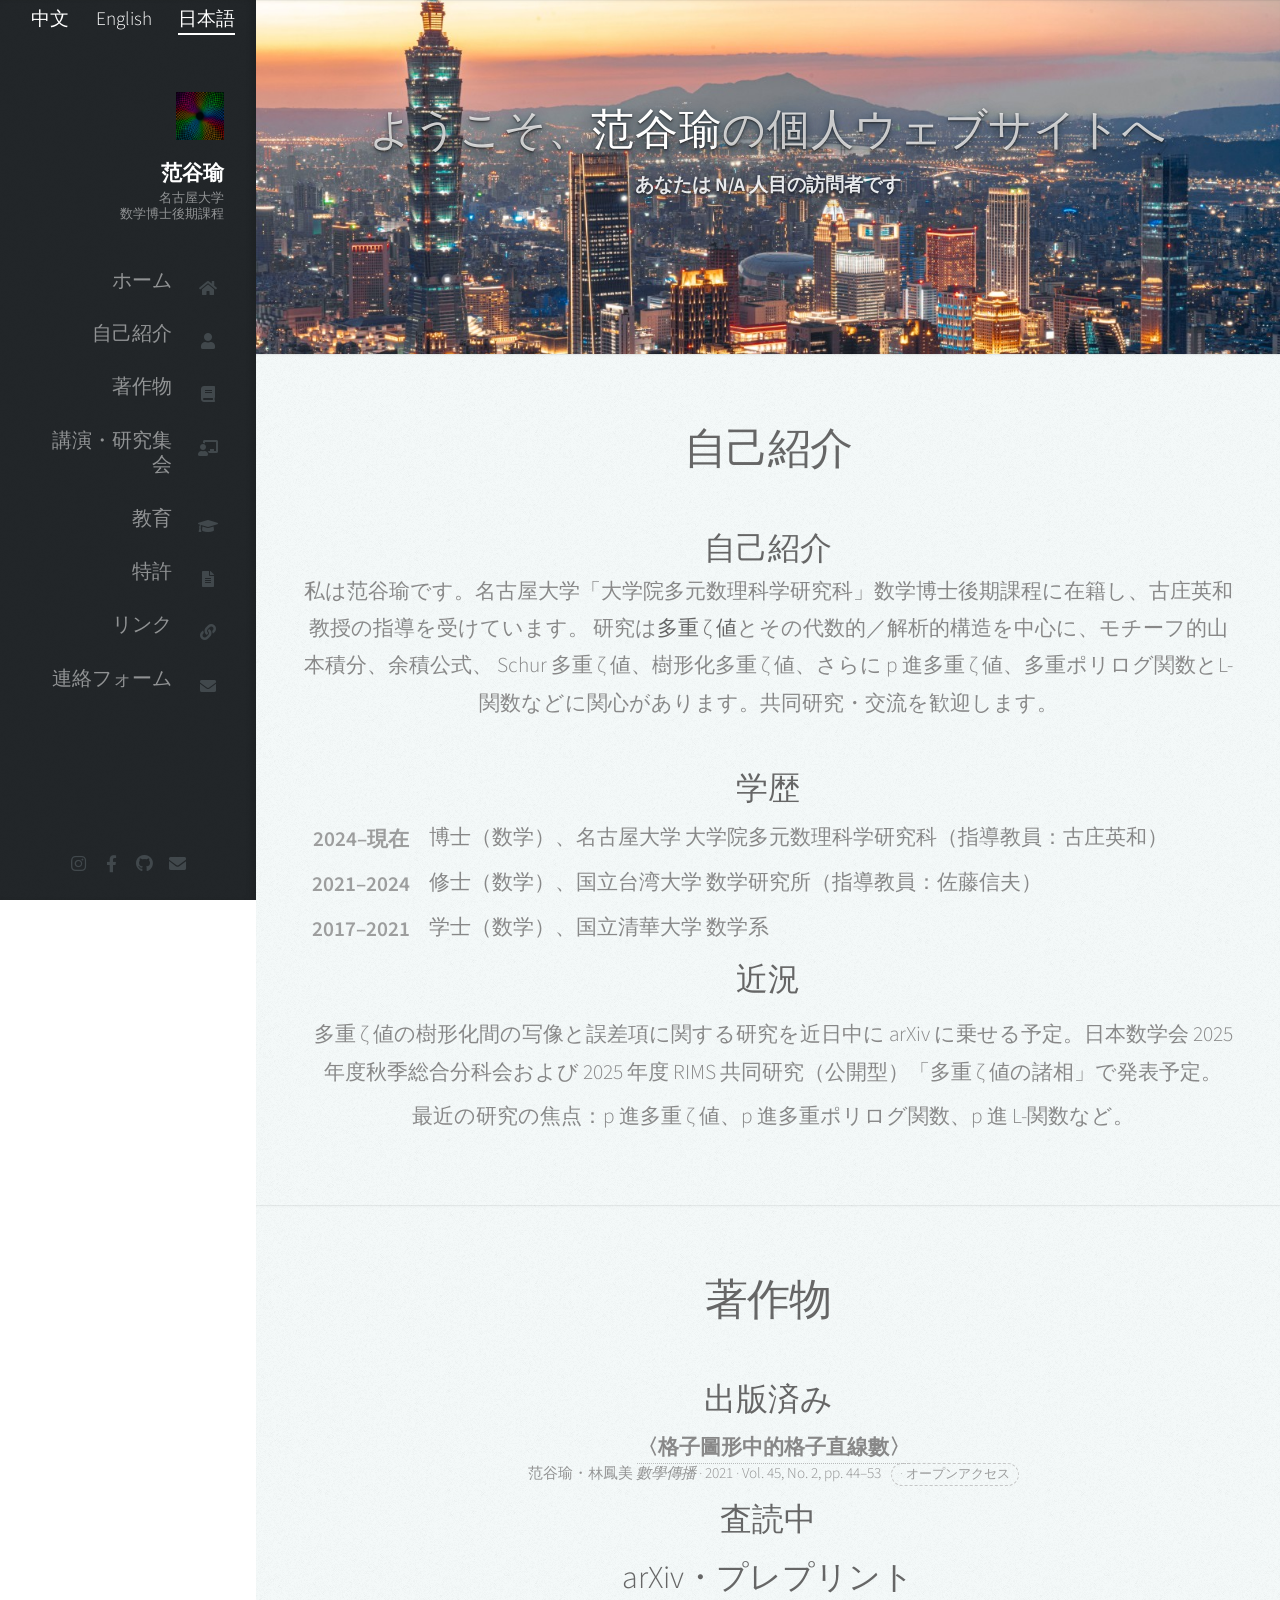
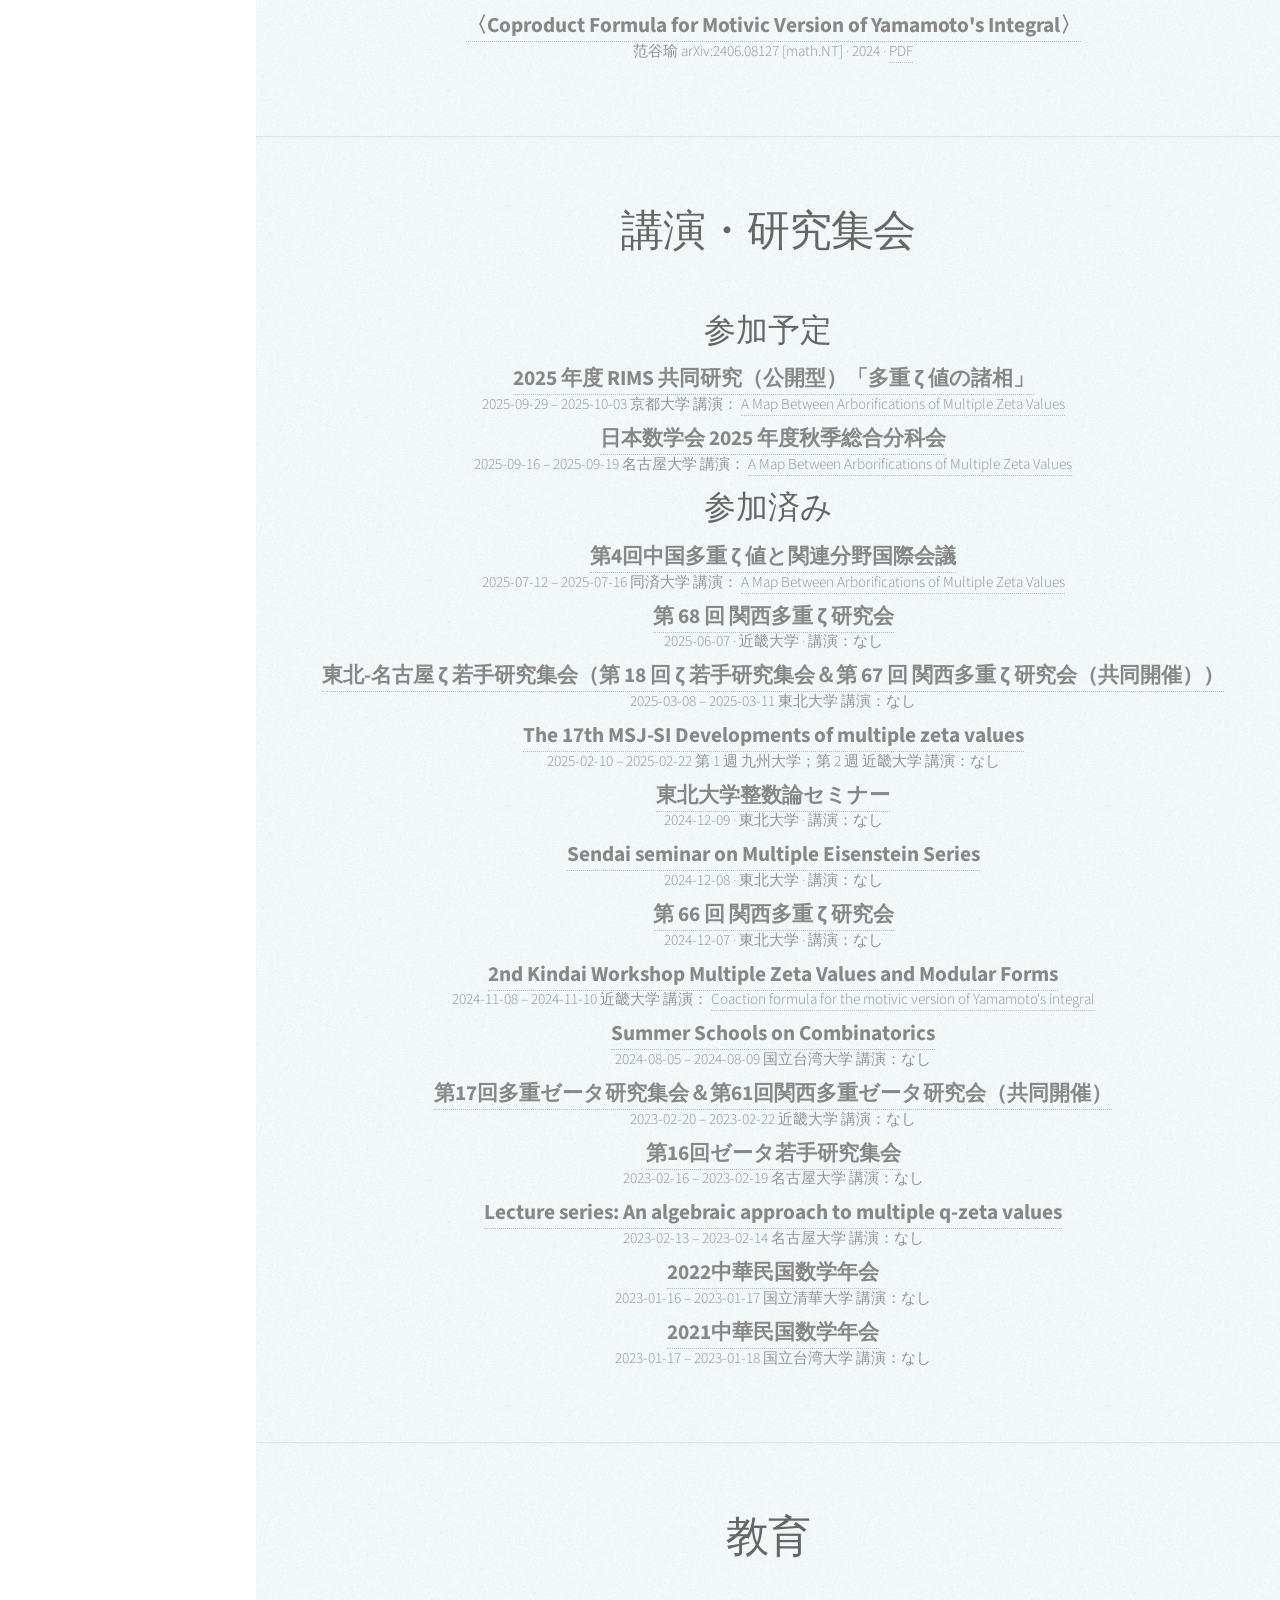
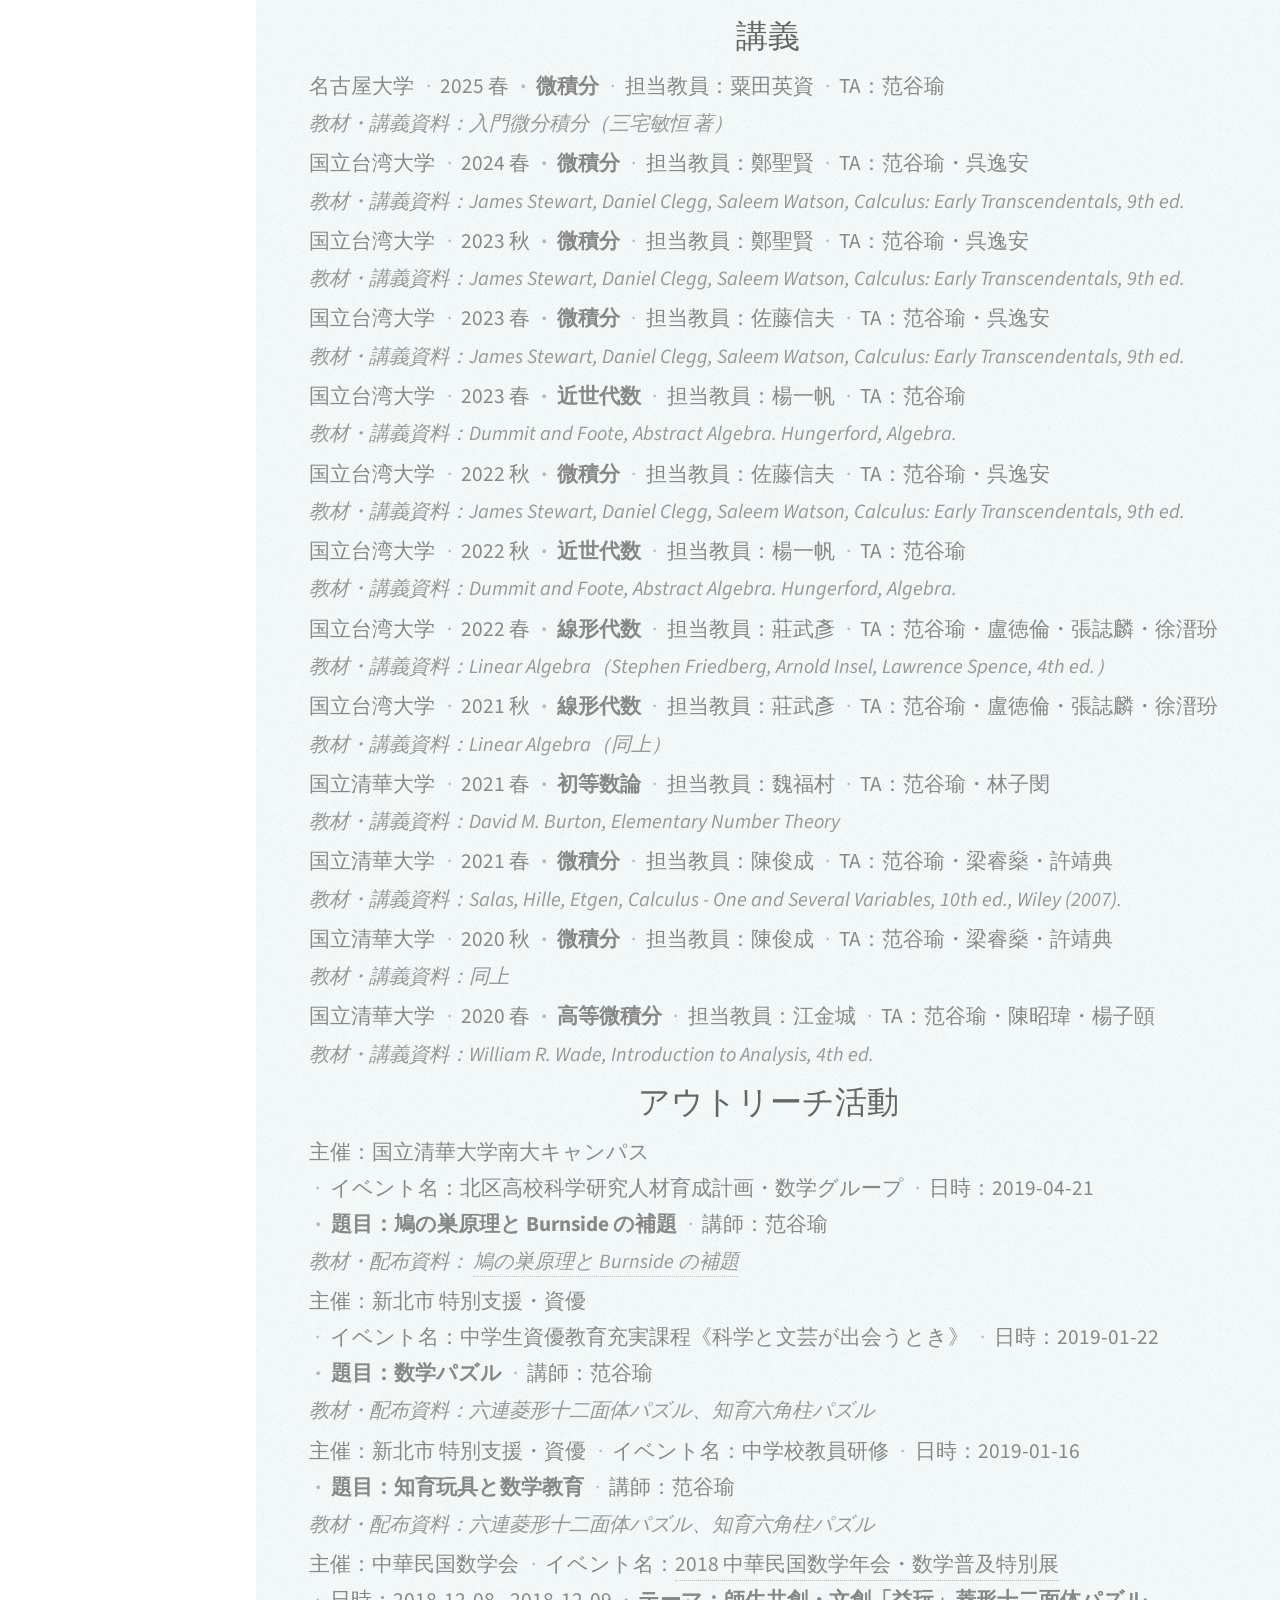
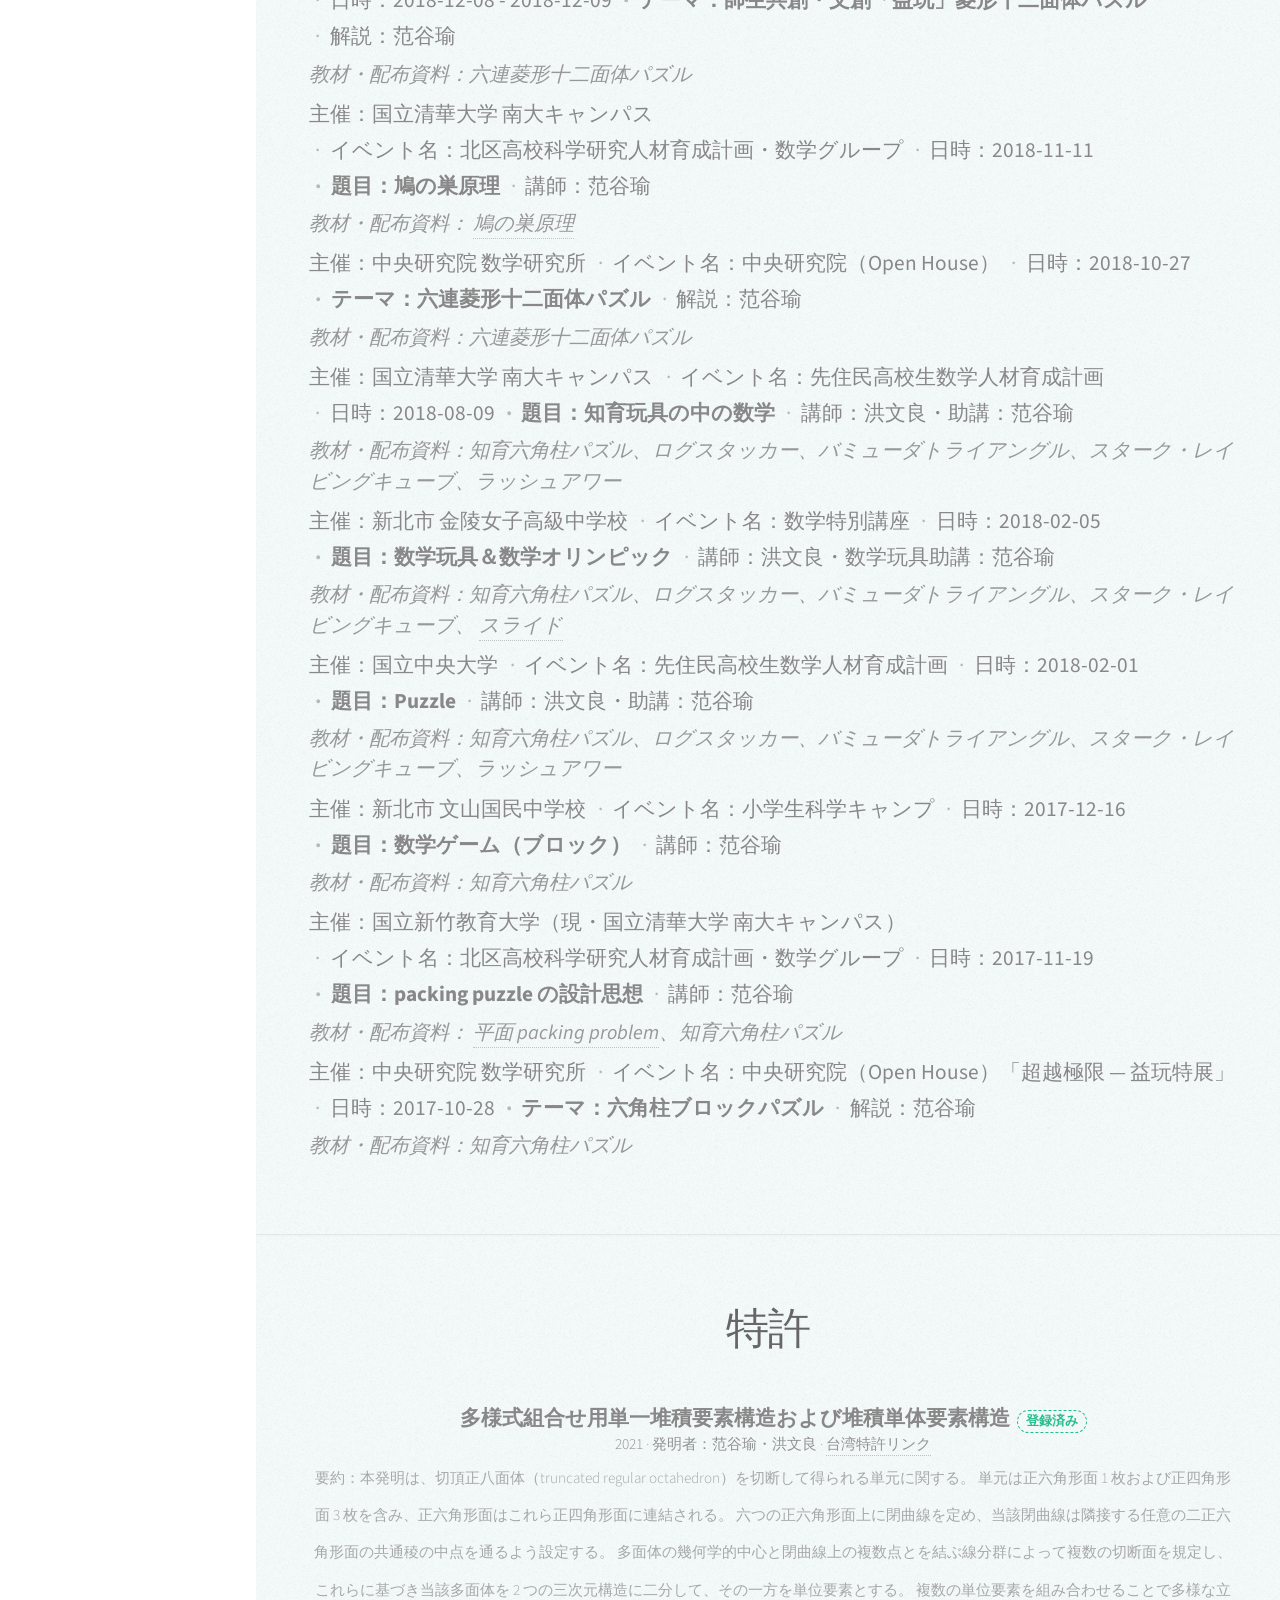
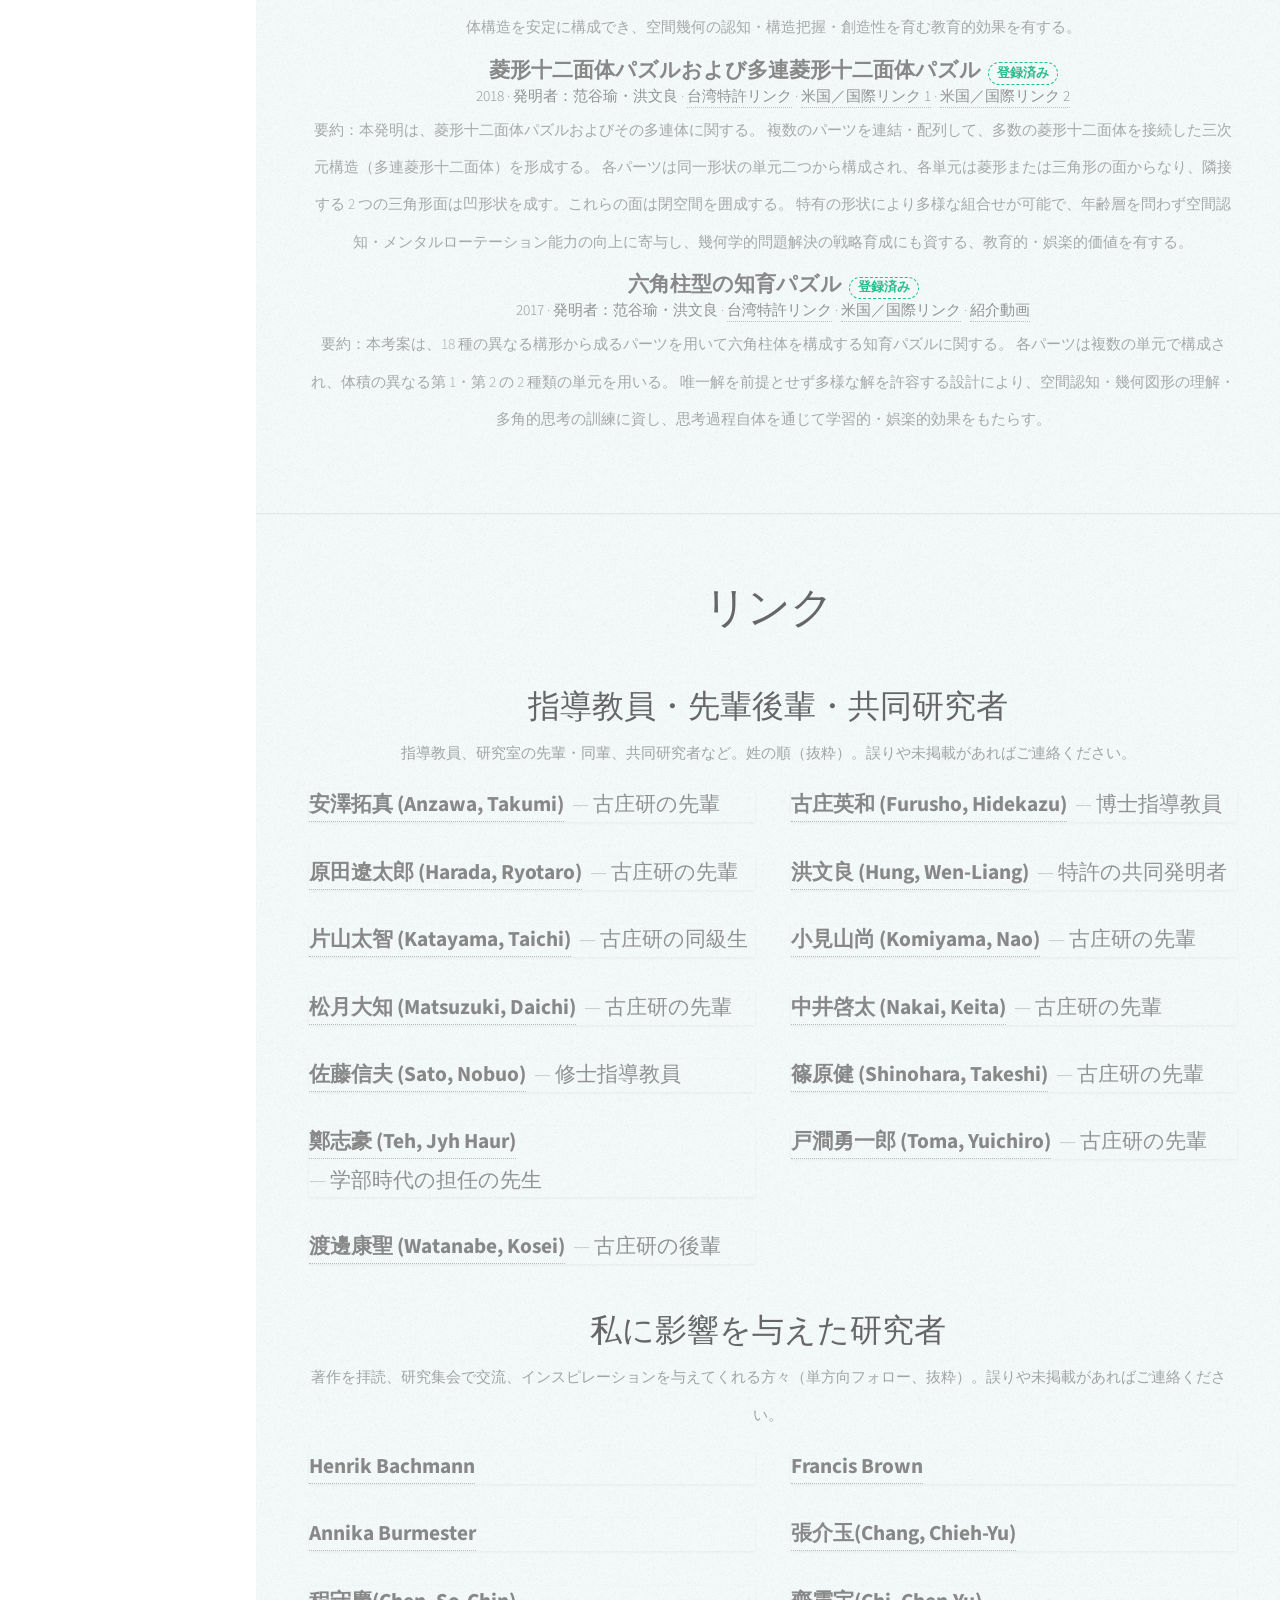
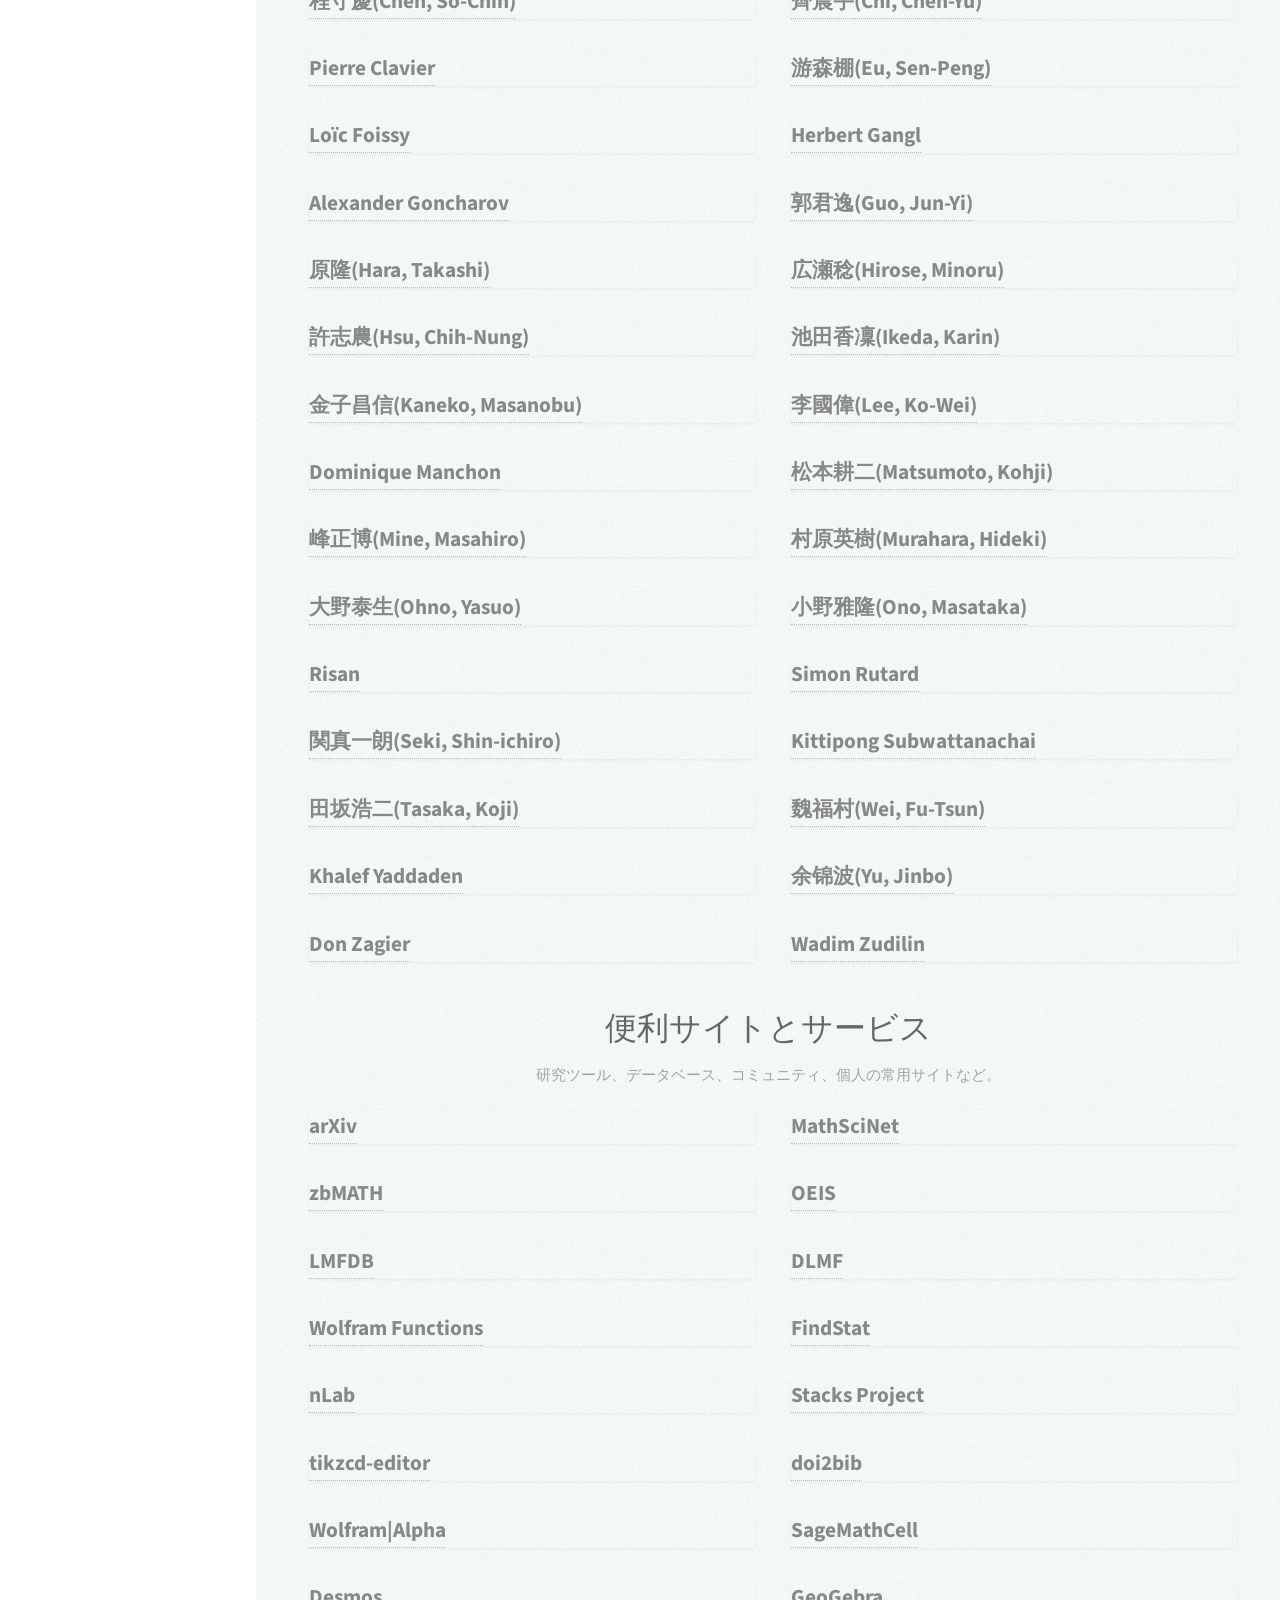
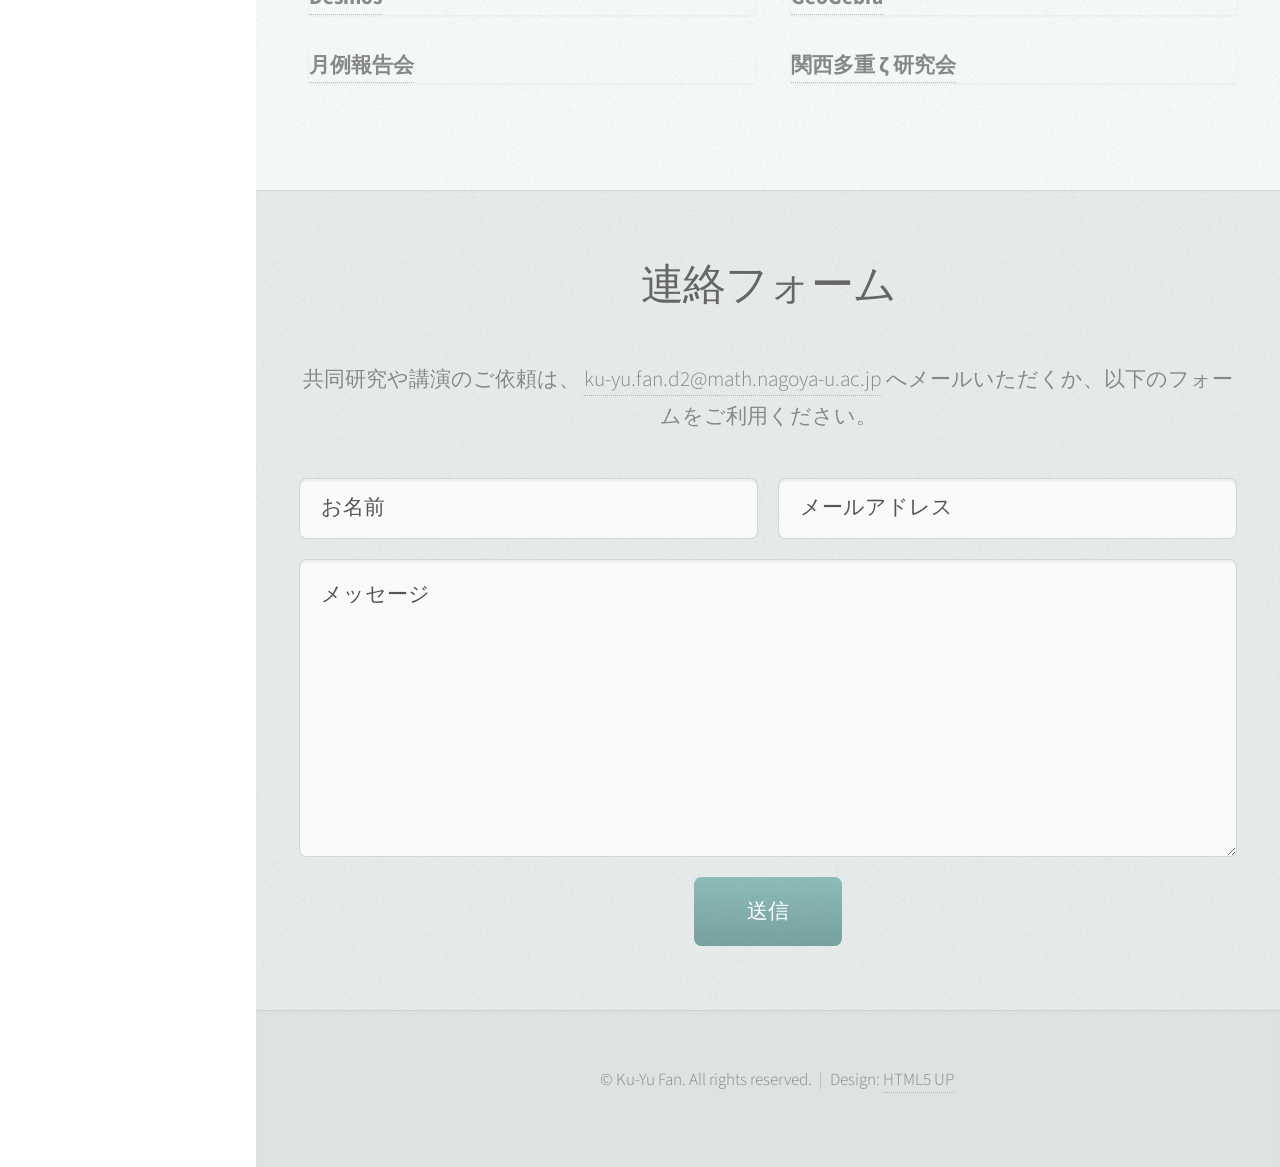
<file: ja.html>
<!DOCTYPE HTML>
<!--
	Prologue by HTML5 UP
	html5up.net | @ajlkn
	Free for personal and commercial use under the CCA 3.0 license (html5up.net/license)
-->
<html lang="ja">
	<head>
		<title>范谷瑜 | 個人サイト</title>
		<meta charset="utf-8" />
		<meta name="viewport" content="width=device-width, initial-scale=1, user-scalable=no" />
		<meta name="description" content="范谷瑜（名古屋大学・数学博士後期課程）。研究テーマ：多重 ζ 値、モチーフ的山本積分、余積公式、樹形化多重 ζ 値、p 進多重ポリログ関数と L-関数など。"/>
		<!-- Favicon / App icons -->
        <link rel="icon" type="image/png" sizes="32x32" href="images/avatar.jpg">
        <link rel="icon" type="image/png" sizes="16x16" href="images/avatar.jpg">
        <link rel="apple-touch-icon" sizes="180x180" href="images/avatar.jpg">
		<link rel="stylesheet" href="assets/css/main.css" />
		<link rel="preload" as="image" href="images/hero.jpg">
<link rel="alternate" hreflang="zh-Hant" href="https://kuyufan.github.io/index.html">
<link rel="alternate" hreflang="en"      href="https://kuyufan.github.io/en.html">
<link rel="alternate" hreflang="ja"      href="https://kuyufan.github.io/ja.html">
<link rel="alternate" hreflang="x-default" href="https://kuyufan.github.io/index.html">
<link rel="canonical" href="https://kuyufan.github.io/ja.html">
<meta property="og:type" content="website">
<meta property="og:title" content="范谷瑜 | 個人サイト">
<meta property="og:description" content="范谷瑜（名古屋大学・数学博士後期課程）。研究テーマ：多重 ζ 値、モチーフ的山本積分、余積公式、樹形化多重 ζ 値、p 進多重ポリログ関数と L-関数など。">
<meta property="og:image" content="https://kuyufan.github.io/images/avatar.jpg">
<meta property="og:url" content="https://kuyufan.github.io/ja.html">
<meta property="og:locale" content="ja_JP">
<meta property="og:locale:alternate" content="en_US">
<meta property="og:locale:alternate" content="zh_TW">
<meta name="twitter:card" content="summary_large_image">
<style>
/* 語言切換 */
#language-switch { display:flex; justify-content:center; gap:1rem; padding:0; margin:0 0 1rem 0; list-style:none; }
#language-switch li a { color:white; font-size:1.2rem; text-decoration:none; }
#language-switch li a:hover { text-decoration:underline; }

/* 二層選單：基礎行為 */
#nav ul ul.sub { display:none; margin:0.25rem 0 0.75rem 2rem; }
#nav li.has-sub.open > ul.sub { display:block; }

/* 去掉箭頭，避免擠壓對齊 */
#nav li.has-sub > a::after { content:none !important; display:none !important; }

/* 頂層選單：字體放大、高度增加 */
#nav > ul > li > a {
  font-size:1.6rem !important;
  padding-top:0.9rem;
  padding-bottom:0.9rem;
  line-height:1.2;
}

/* 固定左側圖示大小，避免跟著文字變形 */
#nav > ul > li > a > span.icon:before {
  font-size:1.0rem !important;
  top:0.05rem;
}

/* 次層選單：字小一點、上下更貼合、再縮一點縮排 */
#nav ul ul.sub a {
  font-size:0.95rem !important;
  padding-top:0.45rem;
  padding-bottom:0.45rem;
  line-height:1.25;
  padding-left:3.0rem;
}

/* 打開中的父選單做點強調（可留可刪） */
#nav li.has-sub.open > a { font-weight:600; opacity:1; }
/* About > 近況：簡潔列表樣式 */
.news-list { list-style: none; margin: 0.75rem 0 0; padding: 0; }
.news-list li { margin: 0.4rem 0; }
.news-list li time { font-weight: 600; margin-right: 0.5rem; white-space: nowrap; }
/* Hero 訪客計數外觀 */
.visit { margin-top: 0.8rem; font-size: 1.2rem; opacity: 0.9; }
/* 關於我：學歷時間軸、淡字 */
.edu { list-style:none; margin:0; padding:0; }
.edu li { display:flex; gap:1rem; margin:.5rem 0; }
.edu-year { width:6.5rem; font-weight:600; opacity:.8; flex-shrink:0; }
.edu-body { line-height:1.6; }

.muted { opacity:.7; font-size:.95rem; }
/* 著作 */
.pub-compact { list-style: none; margin: .6rem 0 0; padding: 0; }
.pub-compact li { margin: .65rem 0; }

/* 標題直接當連結 */
.pub-compact .pub-title { font-weight: 700; line-height: 1.35; }
.pub-compact .pub-title a { text-decoration: none; }
.pub-compact .pub-title a:hover { text-decoration: underline; }

/* 第二行（作者 + 期刊/年份/卷期頁/DOI/arXiv…） */
.pub-compact .pub-meta { opacity: .9; font-size: .95rem; line-height: 1.35; }

/* 作者後面的區塊用「·」自動分隔 */
.pub-compact .rest span::before { content: " · "; opacity: .7; }
.pub-compact .rest span:first-child::before { content: ""; } /* 第一個不要點 */

/* 常見欄位細節 */
.pub-compact i { font-style: italic; }          /* 期刊名斜體 */
.pub-compact .kv { white-space: nowrap; }       /* 避免 DOI/頁碼被換行拆斷 */
.badge { display:inline-block; margin-left:.4rem; padding:.1rem .5rem;
  border:1px dashed #bdbdbd; border-radius:9999px; font-size:.8rem; opacity:.9; }
/* Talks – compact two-line layout */
.talks { list-style:none; margin:.6rem 0 0; padding:0; }
.talks li { margin:.65rem 0; }
.talk-title { font-weight:700; line-height:1.35; }
.talk-title a { text-decoration:none; }
.talk-title a:hover { text-decoration:underline; }
.talk-meta { opacity:.9; font-size:.95rem; line-height:1.35; }
.talk-meta .rest span::before { content:" · "; opacity:.7; }
.talk-meta .rest span:first-child::before { content:""; } /* 第一個不要分隔點 */
.talk-meta time, .talk-meta .kv { white-space:nowrap; }   /* 日期/短欄位不換行 */

/* 可選：不同性質的標籤 */
.badge.invited{ border-color:#6366f1; color:#6366f1; }
.badge.poster { border-color:#0ea5e9; color:#0ea5e9; }
.badge.online { border-color:#6b7280; color:#6b7280; }

/* 教學 */
.teach-compact, .teach-other { list-style:none; margin:.6rem 0 0; padding:0; }
.teach-compact li, .teach-other li { margin:.55rem 0; }

/* 第一行：一排顯示（學校/年季/課名/教師/助教… 或 其他的主辦/活動/時間/講題/講師…） */
.teach-compact .rowx,
.teach-other  .rowx{
  display:flex;
  flex-wrap:wrap;
  align-items:baseline;
  gap:.25rem .35rem;
  line-height:1.5;
  text-align:left !important;
  word-spacing:normal !important;
  letter-spacing:normal;
}

/* 只有課名/講題加粗，其他資訊一般字重 */
.teach-compact .rowx .cell,
.teach-other  .rowx .cell{ font-weight:400; }
.teach-compact .rowx .course,
.teach-other  .rowx .topic { font-weight:700; }

/* 第一行欄位之間加「·」，但教材那一行不要加 */
.teach-compact .rowx .cell:not(.material) + .cell:not(.material)::before,
.teach-other  .rowx .cell:not(.material) + .cell:not(.material)::before{
  content:" · ";
  opacity:.55;
  margin:0 .35rem;
}

/* 第二行：教材/講義——固定換到下一整行、靠左、稍微小一點 */
.teach-compact .rowx .material,
.teach-other  .rowx .material{
  flex-basis:100%;
  margin-top:.15rem;
  font-style:italic;
  opacity:.85;
  font-size:.95em;
  text-align:left !important;
  word-spacing:normal !important;
}

/* 書名斜體 */
.rowx .book{ font-style:italic; }
/* 專利與網誌 */
.pat-compact, .blog-compact { list-style:none; margin:.6rem 0 0; padding:0; }
.pat-compact li, .blog-compact li { margin:.65rem 0; }

.pat-title { font-weight:700; line-height:1.35; }
.pat-meta  { opacity:.9; font-size:.95rem; line-height:1.35; }
.pat-meta .rest span::before { content:" · "; opacity:.7; }
.pat-meta .rest span:first-child::before { content:""; }
.pat-links a { text-decoration:none; }
.pat-links a:hover { text-decoration:underline; }
.pat-compact p { margin:.35rem 0 0; }

.badge.pat-approved { border-color:#10b981; color:#10b981; } /* 已核准 */
.badge.pat-pending  { border-color:#f59e0b; color:#f59e0b; } /* 審中/申請中 */
/* Links – compact list (名字 + 說明) */
.note { margin:.25rem 0 .6rem; opacity:.75; font-size:.95rem; }

.links-compact { list-style:none; margin:.6rem 0 1rem; padding:0; }
.links-compact li { margin:.55rem 0; }

.links-compact .item{
  display:flex; flex-wrap:wrap; align-items:baseline;
  gap:.35rem .5rem; line-height:1.5;
}
.links-compact .name{
  font-weight:700; text-decoration:none;
}
.links-compact .name:hover{ text-decoration:underline; }
.links-compact .desc{ opacity:.9; }
.links-compact .desc::before{ content:"— "; opacity:.55; }

/* 桌機寬度做兩欄 */
@media (min-width:980px){
  .links-compact.two-col{
    display:grid; grid-template-columns:1fr 1fr; column-gap:1.6rem;
  }
  .links-compact.two-col li{ margin:.45rem 0; }
}
/* 只改首頁 hero (section#top)，直接顯示我的圖片 */
#top.one.dark.cover {
  background: url('images/hero.jpg') center center / cover no-repeat !important;
}

/* 有些主題會用偽元素加暗色/細紋疊層，順手關掉（若沒有則不影響） */
#top.one.dark.cover::before,
#top.one.dark.cover::after {
  background: none !important;
  box-shadow: none !important;
}
/* HERO 文字：去描邊，靠色彩與柔光提升可讀性 */
#top h2.alt{
  color:#f9fafb;
  font-weight:500;
  letter-spacing:.015em;
  line-height:1.12;
  -webkit-text-stroke:0;
  text-shadow:
    0 1px 2px rgba(0,0,0,.70),
    0 3px 8px rgba(0,0,0,.55),
    0 12px 28px rgba(0,0,0,.35),
    0 0 1px rgba(255,255,255,.28),
    0 0 14px rgba(56,189,248,.25);
}

/* 讓 <strong>（你的名字）跟其他字同樣粗細 */
#top h2.alt strong{
  font-weight:inherit;
  color:#fff;
}

/* 訪客數：小一點的暗暈即可 */
#top .visit{
  color:#f8fafc;
  font-weight:650;
  -webkit-text-stroke:0;
  text-shadow:
    0 1px 3px rgba(0,0,0,.70),
    0 6px 18px rgba(0,0,0,.45);
}
/* 語言切換：先關掉主題在 <a> 上畫的邊框 */
#language-switch a { border-bottom: 0 !important; }

/* 目前語言：用底線（邊框）強制顯示 */
#language-switch a[aria-current="page"]{
  border-bottom: 2px solid currentColor !important;
  text-decoration: none !important; /* 避免雙底線 */
  pointer-events: none;
}
</style>
	</head>
	<body class="is-preload">

		<!-- Header -->
			<div id="header">
				<!-- Language Switcher -->
<ul id="language-switch">
  <li><a href="index.html" lang="zh-Hant">中文</a></li>
  <li><a href="en.html" lang="en">English</a></li>
  <li><a href="ja.html" lang="ja" aria-current="page">日本語</a></li>
</ul>
				<div class="top">

					<!-- Logo -->
						<div id="logo">
							<span class="image avatar48"><img src="images/avatar.jpg"
     alt="范谷瑜のプロフィール写真"
     width="48" height="48"
     loading="lazy" decoding="async" /></span>
							<h1 id="title">范谷瑜</h1>
							<p>名古屋大学<br>数学博士後期課程</p>
						</div>

					<!-- Nav -->
<nav id="nav" role="navigation" aria-label="Primary">
  <ul>
    <li><a href="#top" class="scrolly"><span class="icon solid fa-home">ホーム</span></a></li>

    <li class="has-sub">
      <a href="#about" class="scrolly"><span class="icon solid fa-user">自己紹介</span></a>
      <ul class="sub">
        <li><a href="#bio" class="scrolly">自己紹介</a></li>
        <li><a href="#education" class="scrolly">学歴</a></li>
		<li><a href="#news" class="scrolly">近況</a></li>
        <!--<li><a href="#cv" class="scrolly">履歴書</a></li>-->
      </ul>
    </li>

    <li class="has-sub">
      <a href="#pubs" class="scrolly"><span class="icon solid fa-book">著作物</span></a>
      <ul class="sub">
        <li><a href="#pubs-published" class="scrolly">出版済み</a></li>
        <li><a href="#pubs-submitted" class="scrolly">査読中</a></li>
        <li><a href="#pubs-arxiv" class="scrolly">arXiv・プレプリント</a></li>
      </ul>
    </li>

    <li class="has-sub">
      <a href="#talks" class="scrolly"><span class="icon solid fa-chalkboard-teacher">講演・研究集会</span></a>
      <ul class="sub">
        <li><a href="#talks-upcoming" class="scrolly">参加予定</a></li>
        <li><a href="#talks-past" class="scrolly">参加済み</a></li>
      </ul>
    </li>

<li class="has-sub">
  <a href="#teaching" class="scrolly"><span class="icon solid fa-graduation-cap">教育</span></a>
  <ul class="sub">
    <li><a href="#courses" class="scrolly">講義</a></li>
    <li><a href="#teaching-others" class="scrolly">アウトリーチ活動</a></li>
  </ul>
</li>

<li class="has-sub">
  <a href="#patents" class="scrolly"><span class="icon solid fa-file-alt">特許</span></a>
</li>
<!--
<li class="has-sub">
  <a href="#blog" class="scrolly"><span class="icon solid fa-book-open">ブログ</span></a>
  <ul class="sub">
    <li><a href="#blog-edu" class="scrolly">数学教育</a></li>
    <li><a href="#blog-contest" class="scrolly">数学コンテスト</a></li>
    <li><a href="#blog-games" class="scrolly">数学ゲーム</a></li>
  </ul>
</li>
-->
<li class="has-sub">
  <a href="#links" class="scrolly"><span class="icon solid fa-link">リンク</span></a>
  <ul class="sub">
    <li><a href="#links-mentors" class="scrolly">指導教員・先輩後輩・共同研究者</a></li>
    <li><a href="#links-inspire" class="scrolly">私に影響を与えた研究者</a></li>
    <li><a href="#links-tools"   class="scrolly">便利サイトとサービス</a></li>
  </ul>
</li>
    <li><a href="#contact" class="scrolly"><span class="icon solid fa-envelope">連絡フォーム</span></a></li>
  </ul>
</nav>

				</div>

				<div class="bottom">

					<!-- Social Icons -->
<ul class="icons">
  <li><a href="https://www.instagram.com/kuyufan/" target="_blank" rel="noopener noreferrer" class="icon brands fa-instagram"><span class="label">Instagram</span></a></li>
  <li><a href="https://www.facebook.com/kuyu.fan.7" target="_blank" rel="noopener noreferrer" class="icon brands fa-facebook-f"><span class="label">Facebook</span></a></li>
  <li><a href="https://github.com/kuyufan" target="_blank" rel="noopener noreferrer" class="icon brands fa-github"><span class="label">GitHub</span></a></li>
  <li><a href="mailto:abc940605@gmail.com" class="icon solid fa-envelope"><span class="label">Email</span></a></li>
</ul>

				</div>

			</div>

		<!-- Main -->
			<div id="main">

				<!-- Intro -->
					<section id="top" class="one dark cover">
						<div class="container">

<header>
  <h2 class="alt">ようこそ、<strong>范谷瑜</strong>の個人ウェブサイトへ</h2>
  <p class="visit">あなたは <span id="visit-count">—</span> 人目の訪問者です</p>
</header>

						</div>
					</section>
<section id="about" class="two">
  <div class="container">
    <header><h2>自己紹介</h2></header>

    <!-- 簡介 -->
    <h3 id="bio">自己紹介</h3>
<p>
  私は范谷瑜です。名古屋大学「大学院多元数理科学研究科」数学博士後期課程に在籍し、古庄英和教授の指導を受けています。
  研究は<strong>多重 ζ 値</strong>とその代数的／解析的構造を中心に、モチーフ的山本積分、余積公式、
  Schur 多重 ζ 値、樹形化多重 ζ 値、さらに p 進多重 ζ 値、多重ポリログ関数とL-関数などに関心があります。共同研究・交流を歓迎します。
</p>

    <!-- 學歷 -->
    <h3 id="education">学歴</h3>
    <ul class="edu">
      <li>
        <div class="edu-year">2024–現在</div>
        <div class="edu-body">博士（数学）、名古屋大学 大学院多元数理科学研究科（指導教員：古庄英和）</div>
      </li>
      <li>
        <div class="edu-year">2021–2024</div>
        <div class="edu-body">修士（数学）、国立台湾大学 数学研究所（指導教員：佐藤信夫）</div>
      </li>
      <li>
        <div class="edu-year">2017–2021</div>
        <div class="edu-body">学士（数学）、国立清華大学 数学系</div>
      </li>
    </ul>

    <!-- 近況 -->
    <h3 id="news">近況</h3>
    <ul class="news-list">
      <li> 多重 ζ 値の樹形化間の写像と誤差項に関する研究を近日中に arXiv に乗せる予定。日本数学会 2025 年度秋季総合分科会および 2025 年度 RIMS 共同研究（公開型）「多重 ζ 値の諸相」で発表予定。</li>
      <li> 最近の研究の焦点：p 進多重 ζ 値、p 進多重ポリログ関数、p 進 L-関数など。</li>
    </ul>

    <!-- 履歷 
    <h3 id="cv">履歴書（更新中）</h3>
    <p>
      <a href="files/CV_KuYuFan.pdf" class="button">履歴書をダウンロード<br>（更新中）</a>
    </p>-->
  </div>
</section>

<section id="pubs" class="two">
  <div class="container">
    <header><h2>著作物</h2></header>

    <!-- 已刊登 -->
    <h3 id="pubs-published">出版済み</h3>
    <ul class="pub-compact">
      <li>
        <div class="pub-title">
          <a href="https://www.math.sinica.edu.tw/mathmedia/journals/4658" target="_blank" rel="noopener noreferrer">
            〈格子圖形中的格子直線數〉
          </a>
        </div>
        <div class="pub-meta">
          <span class="authors">范谷瑜・林鳳美</span>
          <span class="rest">
            <span class="venue"><i>數學傳播</i></span>
            <span class="year">2021</span>
            <span class="kv">Vol. 45, No. 2, pp. 44–53</span>
            <span class="badge">オープンアクセス</span>
          </span>
        </div>
      </li>
    </ul>

    <!-- 投稿中 -->
    <h3 id="pubs-submitted">査読中</h3>
    <ul class="pub-compact">
      <!-- （掲載準備中） -->
    </ul>

    <!-- arXiv / 預印本 -->
    <h3 id="pubs-arxiv">arXiv・プレプリント</h3>
    <ul class="pub-compact">
	  <li>
        <div class="pub-title">
          <a href="https://arxiv.org/abs/2406.08127" target="_blank" rel="noopener noreferrer">
            〈Coproduct Formula for Motivic Version of Yamamoto's Integral〉
          </a>
        </div>
        <div class="pub-meta">
          <span class="authors">范谷瑜</span>
          <span class="rest">
            <span class="kv">arXiv:2406.08127 [math.NT]</span>
            <span class="year">2024</span>
            <span class="kv"><a href="https://arxiv.org/pdf/2406.08127" target="_blank" rel="noopener noreferrer">PDF</a></span>
          </span>
        </div>
      </li>
    </ul>

  </div>
</section>

<section id="talks" class="two">
  <div class="container">
    <header><h2>講演・研究集会</h2></header>

    <!-- 即將參加 -->
    <h3 id="talks-upcoming">参加予定</h3>
    <ul class="talks">
      <li>
        <div class="talk-title">
          <a href="https://sites.google.com/view/rimsmzv2025/" target="_blank" rel="noopener noreferrer">
            2025 年度 RIMS 共同研究（公開型）「多重 ζ 値の諸相」
          </a>
        </div>
        <div class="talk-meta">
          <span class="rest">
            <span class="date"><time datetime="2025-09-29">2025-09-29</time></span> – <time datetime="2025-10-03">2025-10-03</time></span>
            <span class="place">京都大学</span>
            <span class="talk">講演：
              <a href="files/slides/20250930.pdf" download>
                A Map Between Arborifications of Multiple Zeta Values
              </a>
            </span>
          </span>
        </div>
      </li>

	  <li>
        <div class="talk-title">
          <a href="https://www.mathsoc.jp/activity/meeting/nagoya25sept/index.html" target="_blank" rel="noopener noreferrer">
            日本数学会 2025 年度秋季総合分科会
          </a>
        </div>
        <div class="talk-meta">
          <span class="rest">
            <span class="date"><time datetime="2025-09-16">2025-09-16</time></span> – <time datetime="2025-09-19">2025-09-19</time></span>
            <span class="place">名古屋大学</span>
            <span class="talk">講演：
              <a href="files/slides/20250919.pdf" download>
                A Map Between Arborifications of Multiple Zeta Values
              </a>
            </span>
          </span>
        </div>
      </li>
    </ul>

    <!-- 已參加 -->
    <h3 id="talks-past">参加済み</h3>
    <ul class="talks">
	  <li>
        <div class="talk-title">
          <a href="https://multizetacafe.github.io/shanghai2025/" target="_blank" rel="noopener noreferrer">
            第4回中国多重 ζ 値と関連分野国際会議
          </a>
        </div>
        <div class="talk-meta">
          <span class="rest">
            <span class="date"><time datetime="2025-07-12">2025-07-12</time></span> – <time datetime="2025-07-16">2025-07-16</time></span>
            <span class="place">同済大学</span>
            <span class="talk">講演：
              <a href="files/slides/20250713.pdf" download>
                A Map Between Arborifications of Multiple Zeta Values
              </a>
            </span>
          </span>
        </div>
      </li>

	  <li>
        <div class="talk-title">
          <a href="https://sites.google.com/site/kmzsince2011/home?authuser=0#h.3bytc5qqqf9i" target="_blank" rel="noopener noreferrer">
            第 68 回 関西多重 ζ 研究会
          </a>
        </div>
        <div class="talk-meta">
          <span class="rest">
            <span class="date"><time datetime="2025-06-07">2025-06-07</time></span>
            <span class="place">近畿大学</span>
            <span class="talk">講演：なし
            </span>
          </span>
        </div>
      </li>

	  <li>
        <div class="talk-title">
          <a href="https://sites.google.com/view/zetawakate18" target="_blank" rel="noopener noreferrer">
            東北-名古屋 ζ 若手研究集会（第 18 回 ζ 若手研究集会＆第 67 回 関西多重 ζ 研究会（共同開催））
          </a>
        </div>
        <div class="talk-meta">
          <span class="rest">
            <span class="date"><time datetime="2025-03-08">2025-03-08</time></span> – <time datetime="2025-03-11">2025-03-11</time></span>
            <span class="place">東北大学</span>
            <span class="talk">講演：なし
            </span>
          </span>
        </div>
      </li>

	  <li>
        <div class="talk-title">
          <a href="https://sites.google.com/view/the17thmsj-si" target="_blank" rel="noopener noreferrer">
            The 17th MSJ-SI Developments of multiple zeta values
          </a>
        </div>
        <div class="talk-meta">
          <span class="rest">
            <span class="date"><time datetime="2025-02-10">2025-02-10</time></span> – <time datetime="2025-02-22">2025-02-22</time></span>
            <span class="place">第 1 週 九州大学；第 2 週 近畿大学</span>
            <span class="talk">講演：なし
            </span>
          </span>
        </div>
      </li>

	  <li>
        <div class="talk-title">
          <a href="https://sites.google.com/view/tohoku-number-semiar/2024?authuser=0" target="_blank" rel="noopener noreferrer">
            東北大学整数論セミナー
          </a>
        </div>
        <div class="talk-meta">
          <span class="rest">
            <span class="date"><time datetime="2024-12-09">2024-12-09</time></span>
            <span class="place">東北大学</span>
            <span class="talk">講演：なし
            </span>
          </span>
        </div>
      </li>

	  <li>
        <div class="talk-title">
          <a href="https://drive.google.com/file/d/1kJEnFlGi3V20mBD8Dvf_8M99_xiDvd_c/view?usp=drive_link" target="_blank" rel="noopener noreferrer">
            Sendai seminar on Multiple Eisenstein Series
          </a>
        </div>
        <div class="talk-meta">
          <span class="rest">
            <span class="date"><time datetime="2024-12-08">2024-12-08</time></span>
            <span class="place">東北大学</span>
            <span class="talk">講演：なし
            </span>
          </span>
        </div>
      </li>

	  <li>
        <div class="talk-title">
          <a href="https://sites.google.com/site/kmzsince2011/past/2024?authuser=0#h.njycdaum38bp" target="_blank" rel="noopener noreferrer">
            第 66 回 関西多重 ζ 研究会
          </a>
        </div>
        <div class="talk-meta">
          <span class="rest">
            <span class="date"><time datetime="2024-12-07">2024-12-07</time></span>
            <span class="place">東北大学</span>
            <span class="talk">講演：なし
            </span>
          </span>
        </div>
      </li>

	  <li>
        <div class="talk-title">
          <a href="https://www.math.kindai.ac.jp/laboratory/tasaka/2ndKindaiWS/" target="_blank" rel="noopener noreferrer">
            2nd Kindai Workshop Multiple Zeta Values and Modular Forms
          </a>
        </div>
        <div class="talk-meta">
          <span class="rest">
            <span class="date"><time datetime="2024-11-08">2024-11-08</time></span> – <time datetime="2024-11-10">2024-11-10</time></span>
            <span class="place">近畿大学</span>
            <span class="talk">講演：
              <a href="files/slides/20241109.pdf" download>
                Coaction formula for the motivic version of Yamamoto's integral
              </a>
            </span>
          </span>
        </div>
      </li>

	  <li>
        <div class="talk-title">
          <a href="https://ncts.ntu.edu.tw/events_3_detail.php?nid=350" target="_blank" rel="noopener noreferrer">
            Summer Schools on Combinatorics
          </a>
        </div>
        <div class="talk-meta">
          <span class="rest">
            <span class="date"><time datetime="2024-08-05">2024-08-05</time></span> – <time datetime="2024-08-09">2024-08-09</time></span>
            <span class="place">国立台湾大学</span>
            <span class="talk">講演：なし</span>
          </span>
        </div>
      </li>

	  <li>
        <div class="talk-title">
          <a href="https://sites.google.com/site/kkmzvworkshop/home/%E7%AC%AC17%E5%9B%9E%E5%A4%9A%E9%87%8D%E3%82%BC%E3%83%BC%E3%82%BF%E7%A0%94%E7%A9%B6%E9%9B%86%E4%BC%9A%E7%AC%AC61%E5%9B%9E%E9%96%A2%E8%A5%BF%E5%A4%9A%E9%87%8D%E3%82%BC%E3%83%BC%E3%82%BF%E7%A0%94%E7%A9%B6%E4%BC%9A%E5%85%B1%E5%90%8C%E9%96%8B%E5%82%AC" target="_blank" rel="noopener noreferrer">
            第17回多重ゼータ研究集会＆第61回関西多重ゼータ研究会（共同開催）
          </a>
        </div>
        <div class="talk-meta">
          <span class="rest">
            <span class="date"><time datetime="2023-02-20">2023-02-20</time></span> – <time datetime="2023-02-22">2023-02-22</time></span>
            <span class="place">近畿大学</span>
            <span class="talk">講演：なし</span>
          </span>
        </div>
      </li>

	  <li>
        <div class="talk-title">
          <a href="https://sites.google.com/view/zetawakate16/" target="_blank" rel="noopener noreferrer">
            第16回ゼータ若手研究集会
          </a>
        </div>
        <div class="talk-meta">
          <span class="rest">
            <span class="date"><time datetime="2023-02-16">2023-02-16</time></span> – <time datetime="2023-02-19">2023-02-19</time></span>
            <span class="place">名古屋大学</span>
            <span class="talk">講演：なし</span>
          </span>
        </div>
      </li>

	  <li>
        <div class="talk-title">
          <a href="https://sites.google.com/view/lectureqmzv/" target="_blank" rel="noopener noreferrer">
            Lecture series: An algebraic approach to multiple q-zeta values
          </a>
        </div>
        <div class="talk-meta">
          <span class="rest">
            <span class="date"><time datetime="2023-02-13">2023-02-13</time></span> – <time datetime="2023-02-14">2023-02-14</time></span>
            <span class="place">名古屋大学</span>
            <span class="talk">講演：なし</span>
          </span>
        </div>
      </li>

      <li>
        <div class="talk-title">
          <a href="https://www.math.nthu.edu.tw/~2022TMS/home.html" target="_blank" rel="noopener noreferrer">
            2022中華民国数学年会
          </a>
        </div>
        <div class="talk-meta">
          <span class="rest">
            <span class="date"><time datetime="2023-01-16">2023-01-16</time></span> – <time datetime="2023-01-17">2023-01-17</time></span>
            <span class="place">国立清華大学</span>
            <span class="talk">講演：なし</span>
          </span>
        </div>
      </li>

	  <li>
        <div class="talk-title">
          <a href="https://idv.sinica.edu.tw/mathcomp/2021TMS/index.html" target="_blank" rel="noopener noreferrer">
            2021中華民国数学年会
          </a>
        </div>
        <div class="talk-meta">
          <span class="rest">
            <span class="date"><time datetime="2023-01-17">2023-01-17</time></span> – <time datetime="2023-01-18">2023-01-18</time></span>
            <span class="place">国立台湾大学</span>
            <span class="talk">講演：なし</span>
          </span>
        </div>
      </li>
    </ul>
  </div>
</section>

<section id="teaching" class="two">
  <div class="container">
    <header><h2>教育</h2></header>

    <!-- 課程 -->
    <h3 id="courses">講義</h3>
    <ul class="teach-compact">
      <li>
        <div class="rowx">
          <span class="cell school">名古屋大学</span>
          <span class="cell yt">2025 春</span>
          <span class="cell course">微積分</span>
          <span class="cell teacher">担当教員：粟田英資</span>
          <span class="cell ta">TA：范谷瑜</span>
          <span class="cell material">教材・講義資料：<span class="book">入門微分積分</span>（三宅敏恒 著）</span>
        </div>
      </li>

	  <li>
        <div class="rowx">
          <span class="cell school">国立台湾大学</span>
          <span class="cell yt">2024 春</span>
          <span class="cell course">微積分</span>
          <span class="cell teacher">担当教員：鄭聖賢</span>
          <span class="cell ta">TA：范谷瑜・呉逸安</span>
          <span class="cell material">教材・講義資料：James Stewart, Daniel Clegg, Saleem Watson, <span class="book">Calculus: Early Transcendentals</span>, 9th ed.</span>
        </div>
      </li>

	  <li>
        <div class="rowx">
          <span class="cell school">国立台湾大学</span>
          <span class="cell yt">2023 秋</span>
          <span class="cell course">微積分</span>
          <span class="cell teacher">担当教員：鄭聖賢</span>
          <span class="cell ta">TA：范谷瑜・呉逸安</span>
          <span class="cell material">教材・講義資料：James Stewart, Daniel Clegg, Saleem Watson, <span class="book">Calculus: Early Transcendentals</span>, 9th ed.</span>
        </div>
      </li>

	  <li>
        <div class="rowx">
          <span class="cell school">国立台湾大学</span>
          <span class="cell yt">2023 春</span>
          <span class="cell course">微積分</span>
          <span class="cell teacher">担当教員：佐藤信夫</span>
          <span class="cell ta">TA：范谷瑜・呉逸安</span>
          <span class="cell material">教材・講義資料：James Stewart, Daniel Clegg, Saleem Watson, <span class="book">Calculus: Early Transcendentals</span>, 9th ed.</span>
        </div>
      </li>

	  <li>
        <div class="rowx">
          <span class="cell school">国立台湾大学</span>
          <span class="cell yt">2023 春</span>
          <span class="cell course">近世代数</span>
          <span class="cell teacher">担当教員：楊一帆</span>
          <span class="cell ta">TA：范谷瑜</span>
          <span class="cell material">教材・講義資料：Dummit and Foote, <span class="book">Abstract Algebra</span>. Hungerford, <span class="book">Algebra</span>.</span>
        </div>
      </li>

	  <li>
        <div class="rowx">
          <span class="cell school">国立台湾大学</span>
          <span class="cell yt">2022 秋</span>
          <span class="cell course">微積分</span>
          <span class="cell teacher">担当教員：佐藤信夫</span>
          <span class="cell ta">TA：范谷瑜・呉逸安</span>
          <span class="cell material">教材・講義資料：James Stewart, Daniel Clegg, Saleem Watson, <span class="book">Calculus: Early Transcendentals</span>, 9th ed.</span>
        </div>
      </li>

	  <li>
        <div class="rowx">
          <span class="cell school">国立台湾大学</span>
          <span class="cell yt">2022 秋</span>
          <span class="cell course">近世代数</span>
          <span class="cell teacher">担当教員：楊一帆</span>
          <span class="cell ta">TA：范谷瑜</span>
          <span class="cell material">教材・講義資料：Dummit and Foote, <span class="book">Abstract Algebra</span>. Hungerford, <span class="book">Algebra</span>.</span>
        </div>
      </li>

	  <li>
        <div class="rowx">
          <span class="cell school">国立台湾大学</span>
          <span class="cell yt">2022 春</span>
          <span class="cell course">線形代数</span>
          <span class="cell teacher">担当教員：莊武彥</span>
          <span class="cell ta">TA：范谷瑜・盧徳倫・張誌麟・徐溍玢</span>
          <span class="cell material">教材・講義資料：<span class="book">Linear Algebra</span>（Stephen Friedberg, Arnold Insel, Lawrence Spence, 4th ed.）</span>
        </div>
      </li>

	  <li>
        <div class="rowx">
          <span class="cell school">国立台湾大学</span>
          <span class="cell yt">2021 秋</span>
          <span class="cell course">線形代数</span>
          <span class="cell teacher">担当教員：莊武彥</span>
          <span class="cell ta">TA：范谷瑜・盧徳倫・張誌麟・徐溍玢</span>
          <span class="cell material">教材・講義資料：<span class="book">Linear Algebra</span>（同上）</span>
        </div>
      </li>

	  <li>
        <div class="rowx">
          <span class="cell school">国立清華大学</span>
          <span class="cell yt">2021 春</span>
          <span class="cell course">初等数論</span>
          <span class="cell teacher">担当教員：魏福村</span>
          <span class="cell ta">TA：范谷瑜・林子閔</span>
          <span class="cell material">教材・講義資料：David M. Burton, <span class="book">Elementary Number Theory</span></span>
        </div>
      </li>

	  <li>
        <div class="rowx">
          <span class="cell school">国立清華大学</span>
          <span class="cell yt">2021 春</span>
          <span class="cell course">微積分</span>
          <span class="cell teacher">担当教員：陳俊成</span>
          <span class="cell ta">TA：范谷瑜・梁睿燊・許靖典</span>
          <span class="cell material">教材・講義資料：Salas, Hille, Etgen, <span class="book">Calculus - One and Several Variables</span>, 10th ed., Wiley (2007).</span>
        </div>
      </li>

	  <li>
        <div class="rowx">
          <span class="cell school">国立清華大学</span>
          <span class="cell yt">2020 秋</span>
          <span class="cell course">微積分</span>
          <span class="cell teacher">担当教員：陳俊成</span>
          <span class="cell ta">TA：范谷瑜・梁睿燊・許靖典</span>
          <span class="cell material">教材・講義資料：同上</span>
        </div>
      </li>

	  <li>
        <div class="rowx">
          <span class="cell school">国立清華大学</span>
          <span class="cell yt">2020 春</span>
          <span class="cell course">高等微積分</span>
          <span class="cell teacher">担当教員：江金城</span>
          <span class="cell ta">TA：范谷瑜・陳昭瑋・楊子頤</span>
          <span class="cell material">教材・講義資料：William R. Wade, <span class="book">Introduction to Analysis</span>, 4th ed.</span>
        </div>
      </li>
    </ul>

    <!-- 其他 -->
    <h3 id="teaching-others">アウトリーチ活動</h3>
    <ul class="teach-other">
	  <li>
        <div class="rowx">
          <span class="cell org">主催：国立清華大学南大キャンパス</span>
          <span class="cell event">イベント名：北区高校科学研究人材育成計画・数学グループ</span>
          <span class="cell date">日時：2019-04-21</span>
          <span class="cell topic">題目：鳩の巣原理と Burnside の補題</span>
          <span class="cell speaker">講師：范谷瑜</span>
          <span class="cell material">教材・配布資料：
            <a href="files/lectures/20190428.pdf" download>鳩の巣原理と Burnside の補題</a>
          </span>
        </div>
      </li>

	  <li>
        <div class="rowx">
          <span class="cell org">主催：新北市 特別支援・資優</span>
          <span class="cell event">イベント名：中学生資優教育充実課程《科学と文芸が出会うとき》</span>
          <span class="cell date">日時：2019-01-22</span>
          <span class="cell topic">題目：数学パズル</span>
          <span class="cell speaker">講師：范谷瑜</span>
          <span class="cell material">教材・配布資料：六連菱形十二面体パズル、知育六角柱パズル</span>
        </div>
      </li>

	  <li>
        <div class="rowx">
          <span class="cell org">主催：新北市 特別支援・資優</span>
          <span class="cell event">イベント名：中学校教員研修</span>
          <span class="cell date">日時：2019-01-16</span>
          <span class="cell topic">題目：知育玩具と数学教育</span>
          <span class="cell speaker">講師：范谷瑜</span>
          <span class="cell material">教材・配布資料：六連菱形十二面体パズル、知育六角柱パズル</span>
        </div>
      </li>

	  <li>
        <div class="rowx">
          <span class="cell org">主催：中華民国数学会</span>
          <span class="cell event">
		    イベント名：<a href="http://tms2018.math.ntnu.edu.tw/index.php?option=com_content&view=featured&Itemid=104&lang=tw">2018 中華民国数学年会・数学普及特別展</a>
          </span>
          <span class="cell date">日時：2018-12-08 - 2018-12-09</span>
          <span class="cell topic">テーマ：師生共創・文創「益玩」菱形十二面体パズル</span>
          <span class="cell speaker">解説：范谷瑜</span>
          <span class="cell material">教材・配布資料：六連菱形十二面体パズル</span>
        </div>
      </li>

	  <li>
        <div class="rowx">
          <span class="cell org">主催：国立清華大学 南大キャンパス</span>
          <span class="cell event">イベント名：北区高校科学研究人材育成計画・数学グループ</span>
          <span class="cell date">日時：2018-11-11</span>
          <span class="cell topic">題目：鳩の巣原理</span>
          <span class="cell speaker">講師：范谷瑜</span>
          <span class="cell material">教材・配布資料：
            <a href="files/lectures/20181111.pdf" download>鳩の巣原理</a>
          </span>
        </div>
      </li>

	  <li>
        <div class="rowx">
          <span class="cell org">主催：中央研究院 数学研究所</span>
          <span class="cell event">イベント名：中央研究院（Open House）</span>
          <span class="cell date">日時：2018-10-27</span>
          <span class="cell topic">テーマ：六連菱形十二面体パズル</span>
          <span class="cell speaker">解説：范谷瑜</span>
          <span class="cell material">教材・配布資料：六連菱形十二面体パズル</span>
        </div>
      </li>

	  <li>
        <div class="rowx">
          <span class="cell org">主催：国立清華大学 南大キャンパス</span>
          <span class="cell event">イベント名：先住民高校生数学人材育成計画</span>
          <span class="cell date">日時：2018-08-09</span>
          <span class="cell topic">題目：知育玩具の中の数学</span>
          <span class="cell speaker">講師：洪文良・助講：范谷瑜</span>
          <span class="cell material">教材・配布資料：知育六角柱パズル、ログスタッカー、バミューダトライアングル、スターク・レイビングキューブ、ラッシュアワー</span>
        </div>
      </li>

	  <li>
        <div class="rowx">
          <span class="cell org">主催：新北市 金陵女子高級中学校</span>
          <span class="cell event">イベント名：数学特別講座</span>
          <span class="cell date">日時：2018-02-05</span>
          <span class="cell topic">題目：数学玩具＆数学オリンピック</span>
          <span class="cell speaker">講師：洪文良・数学玩具助講：范谷瑜</span>
          <span class="cell material">教材・配布資料：知育六角柱パズル、ログスタッカー、バミューダトライアングル、スターク・レイビングキューブ、
            <a href="files/slides/20180205.pdf" download>スライド</a>
          </span>
        </div>
      </li>

	  <li>
        <div class="rowx">
          <span class="cell org">主催：国立中央大学</span>
          <span class="cell event">イベント名：先住民高校生数学人材育成計画</span>
          <span class="cell date">日時：2018-02-01</span>
          <span class="cell topic">題目：Puzzle</span>
          <span class="cell speaker">講師：洪文良・助講：范谷瑜</span>
          <span class="cell material">教材・配布資料：知育六角柱パズル、ログスタッカー、バミューダトライアングル、スターク・レイビングキューブ、ラッシュアワー</span>
        </div>
      </li>

	  <li>
        <div class="rowx">
          <span class="cell org">主催：新北市 文山国民中学校</span>
          <span class="cell event">イベント名：小学生科学キャンプ</span>
          <span class="cell date">日時：2017-12-16</span>
          <span class="cell topic">題目：数学ゲーム（ブロック）</span>
          <span class="cell speaker">講師：范谷瑜</span>
          <span class="cell material">教材・配布資料：知育六角柱パズル</span>
        </div>
      </li>

	  <li>
        <div class="rowx">
          <span class="cell org">主催：国立新竹教育大学（現・国立清華大学 南大キャンパス）</span>
          <span class="cell event">イベント名：北区高校科学研究人材育成計画・数学グループ</span>
          <span class="cell date">日時：2017-11-19</span>
          <span class="cell topic">題目：packing puzzle の設計思想</span>
          <span class="cell speaker">講師：范谷瑜</span>
          <span class="cell material">教材・配布資料：
            <a href="files/lectures/20171119.pdf" download>平面 packing problem</a>、知育六角柱パズル
          </span>
        </div>
      </li>

	  <li>
        <div class="rowx">
          <span class="cell org">主催：中央研究院 数学研究所</span>
          <span class="cell event">イベント名：中央研究院（Open House）「超越極限 — 益玩特展」</span>
          <span class="cell date">日時：2017-10-28</span>
          <span class="cell topic">テーマ：六角柱ブロックパズル</span>
          <span class="cell speaker">解説：范谷瑜</span>
          <span class="cell material">教材・配布資料：知育六角柱パズル</span>
        </div>
      </li>
    </ul>
  </div>
</section>

<!-- 特許 -->
<section id="patents" class="two">
  <div class="container">
    <header><h2>特許</h2></header>

    <ul class="pat-compact">
      <li>
        <div class="pat-title">多様式組合せ用単一堆積要素構造および堆積単体要素構造<span class="badge pat-approved">登録済み</span></div>
        <div class="pat-meta">
          <span class="rest">
            <span class="year">2021</span>
            <span class="inventors">発明者：范谷瑜・洪文良</span>
            <span class="kv pat-links"><a href="https://patents.google.com/patent/TWM612210U/" target="_blank" rel="noopener noreferrer">台湾特許リンク</a></span>
          </span>
        </div>
        <p class="muted">要約：本発明は、切頂正八面体（truncated regular octahedron）を切断して得られる単元に関する。
			単元は正六角形面 1 枚および正四角形面 3 枚を含み、正六角形面はこれら正四角形面に連結される。
			六つの正六角形面上に閉曲線を定め、当該閉曲線は隣接する任意の二正六角形面の共通稜の中点を通るよう設定する。
			多面体の幾何学的中心と閉曲線上の複数点とを結ぶ線分群によって複数の切断面を規定し、これらに基づき当該多面体を 2 つの三次元構造に二分して、その一方を単位要素とする。
			複数の単位要素を組み合わせることで多様な立体構造を安定に構成でき、空間幾何の認知・構造把握・創造性を育む教育的効果を有する。</p>
      </li>
    </ul>

    <ul class="pat-compact">
      <li>
        <div class="pat-title">菱形十二面体パズルおよび多連菱形十二面体パズル<span class="badge pat-approved">登録済み</span></div>
        <div class="pat-meta">
          <span class="rest">
            <span class="year">2018</span>
            <span class="inventors">発明者：范谷瑜・洪文良</span>
            <span class="kv pat-links"><a href="https://patents.google.com/patent/TWM566100U" target="_blank" rel="noopener noreferrer">台湾特許リンク</a></span>
            <span class="kv pat-links"><a href="https://patentscope2.wipo.int/search/en/detail.jsf?docId=US278925344&_cid=JP1-MEGOTH-08213-2" target="_blank" rel="noopener noreferrer">米国／国際リンク 1</a></span>
            <span class="kv pat-links"><a href="https://patentscope2.wipo.int/search/en/detail.jsf?docId=US307237972&_cid=JP1-MEGOTH-08213-2" target="_blank" rel="noopener noreferrer">米国／国際リンク 2</a></span>
          </span>
        </div>
        <p class="muted">要約：本発明は、菱形十二面体パズルおよびその多連体に関する。
			複数のパーツを連結・配列して、多数の菱形十二面体を接続した三次元構造（多連菱形十二面体）を形成する。
			各パーツは同一形状の単元二つから構成され、各単元は菱形または三角形の面からなり、隣接する 2 つの三角形面は凹形状を成す。これらの面は閉空間を囲成する。
			特有の形状により多様な組合せが可能で、年齢層を問わず空間認知・メンタルローテーション能力の向上に寄与し、幾何学的問題解決の戦略育成にも資する、教育的・娯楽的価値を有する。</p>
      </li>
    </ul>

    <ul class="pat-compact">
      <li>
        <div class="pat-title">六角柱型の知育パズル<span class="badge pat-approved">登録済み</span></div>
        <div class="pat-meta">
          <span class="rest">
            <span class="year">2017</span>
            <span class="inventors">発明者：范谷瑜・洪文良</span>
            <span class="kv pat-links"><a href="https://patents.google.com/patent/TWM548578U" target="_blank" rel="noopener noreferrer">台湾特許リンク</a></span>
            <span class="kv pat-links"><a href="https://patentscope2.wipo.int/search/en/detail.jsf?docId=US233549128&_cid=JP1-MEGOTH-08213-1" target="_blank" rel="noopener noreferrer">米国／国際リンク</a></span>
            <span class="kv pat-links"><a href="https://www.youtube.com/watch?v=8xMGEM5yY9w" target="_blank" rel="noopener noreferrer">紹介動画</a></span>
          </span>
        </div>
        <p class="muted">要約：本考案は、18 種の異なる構形から成るパーツを用いて六角柱体を構成する知育パズルに関する。
			各パーツは複数の単元で構成され、体積の異なる第 1・第 2 の 2 種類の単元を用いる。
			唯一解を前提とせず多様な解を許容する設計により、空間認知・幾何図形の理解・多角的思考の訓練に資し、思考過程自体を通じて学習的・娯楽的効果をもたらす。</p>
      </li>
    </ul>
  </div>
</section>

<template id="disabled-block">
<!-- ブログ -->
<section id="blog" class="two">
  <div class="container">
    <header><h2>ブログ</h2></header>
    <h3 id="blog-edu">数学教育</h3>
    <ul class="blog-compact">
      <li class="muted">（更新予定）</li>
    </ul>

    <h3 id="blog-contest">数学コンテスト</h3>
    <ul class="blog-compact">
      <li class="muted">（更新予定）</li>
    </ul>

    <h3 id="blog-games">数学ゲーム</h3>
    <ul class="blog-compact">
      <li class="muted">（更新予定）</li>
    </ul>
  </div>
</section>
</template>

<section id="links" class="two">
  <div class="container">
    <header><h2>リンク</h2></header>

    <h3 id="links-mentors">指導教員・先輩後輩・共同研究者</h3>
    <p class="note muted">指導教員、研究室の先輩・同輩、共同研究者など。姓の順（抜粋）。誤りや未掲載があればご連絡ください。</p>
    <ul class="links-compact two-col">
      <li>
        <div class="item">
          <a class="name" href="https://sites.google.com/view/takumi-anzawa-homepage" target="_blank" rel="noopener noreferrer">安澤拓真 (Anzawa, Takumi)</a>
          <span class="desc">古庄研の先輩</span>
        </div>
      </li>
      <li>
        <div class="item">
          <a class="name" href="https://www.math.nagoya-u.ac.jp/~furusho/" target="_blank" rel="noopener noreferrer">古庄英和 (Furusho, Hidekazu)</a>
          <span class="desc">博士指導教員</span>
        </div>
      </li>
      <li>
        <div class="item">
          <a class="name" href="https://sites.google.com/view/ryotaroharada/" target="_blank" rel="noopener noreferrer">原田遼太郎 (Harada, Ryotaro)</a>
          <span class="desc">古庄研の先輩</span>
        </div>
      </li>
      <li>
        <div class="item">
          <a class="name" href="https://www.math.nthu.edu.tw/~ftwei/" target="_blank" rel="noopener noreferrer">洪文良 (Hung, Wen-Liang)</a>
          <span class="desc">特許の共同発明者</span>
        </div>
      </li>
	  <li>
        <div class="item">
          <a class="name" href="https://sites.google.com/view/taichi-katayama-homepage/" target="_blank" rel="noopener noreferrer">片山太智 (Katayama, Taichi)</a>
          <span class="desc">古庄研の同級生</span>
        </div>
      </li>
	  <li>
        <div class="item">
          <a class="name" href="https://sites.google.com/site/comyshomepage/" target="_blank" rel="noopener noreferrer">小見山尚 (Komiyama, Nao)</a>
          <span class="desc">古庄研の先輩</span>
        </div>
      </li>
      <li>
        <div class="item">
          <a class="name" href="https://sites.google.com/view/daichi-matsuzuki-homepage/" target="_blank" rel="noopener noreferrer">松月大知 (Matsuzuki, Daichi)</a>
          <span class="desc">古庄研の先輩</span>
        </div>
      </li>
      <li>
        <div class="item">
          <a class="name" href="https://sites.google.com/view/keita-nakai-home-page/home" target="_blank" rel="noopener noreferrer">中井啓太 (Nakai, Keita)</a>
          <span class="desc">古庄研の先輩</span>
        </div>
      </li>
      <li>
        <div class="item">
          <a class="name" href="https://www.math.ntu.edu.tw/entity_people/entity_people/21721" target="_blank" rel="noopener noreferrer">佐藤信夫 (Sato, Nobuo)</a>
          <span class="desc">修士指導教員</span>
        </div>
      </li>
      <li>
        <div class="item">
          <a class="name" href="https://sites.google.com/view/takeshi-shinoharas-home-page/" target="_blank" rel="noopener noreferrer">篠原健 (Shinohara, Takeshi)</a>
          <span class="desc">古庄研の先輩</span>
        </div>
      </li>
      <li>
        <div class="item">
          <a class="name" href="https://www.math.nthu.edu.tw/~jyhhaur/" target="_blank" rel="noopener noreferrer">鄭志豪 (Teh, Jyh Haur)</a>
          <span class="desc">学部時代の担任の先生</span>
        </div>
      </li>
	  <li>
        <div class="item">
          <a class="name" href="https://sites.google.com/view/yuichiro-toma-homepage/" target="_blank" rel="noopener noreferrer">戸澗勇一郎 (Toma, Yuichiro)</a>
          <span class="desc">古庄研の先輩</span>
        </div>
      </li>
      <li>
        <div class="item">
          <a class="name" href="https://sites.google.com/view/kosei-watanabe-homepage/" target="_blank" rel="noopener noreferrer">渡邊康聖 (Watanabe, Kosei)</a>
          <span class="desc">古庄研の後輩</span>
        </div>
      </li>
    </ul>

    <h3 id="links-inspire">私に影響を与えた研究者</h3>
    <p class="note muted">著作を拝読、研究集会で交流、インスピレーションを与えてくれる方々（単方向フォロー、抜粋）。誤りや未掲載があればご連絡ください。</p>
    <ul class="links-compact two-col">
      <li>
        <div class="item">
          <a class="name" href="https://www.henrikbachmann.com/" target="_blank" rel="noopener noreferrer">Henrik Bachmann</a>
        </div>
      </li>
	  <li>
        <div class="item">
          <a class="name" href="https://www.ihes.fr/~brown/" target="_blank" rel="noopener noreferrer">Francis Brown</a>
        </div>
      </li>
	  <li>
        <div class="item">
          <a class="name" href="https://sites.google.com/view/annikaburmester" target="_blank" rel="noopener noreferrer">Annika Burmester</a>
        </div>
      </li>
	  <li>
        <div class="item">
          <a class="name" href="https://sites.google.com/gapp.nthu.edu.tw/cychang/" target="_blank" rel="noopener noreferrer">張介玉(Chang, Chieh-Yu)</a>
        </div>
      </li>
	  <li>
        <div class="item">
          <a class="name" href="https://www.math.nthu.edu.tw/front/Members/Emeritus_Professor/member.php?ID=1ee38ad8e5a51f51e434a66344cfcc9d4e1109b037ff02fb10e388e422fba545&PID=20" target="_blank" rel="noopener noreferrer">程守慶(Chen, So-Chin)</a>
        </div>
      </li>
	  <li>
        <div class="item">
          <a class="name" href="https://www.math.ntu.edu.tw/entity_people/entity_people/21530" target="_blank" rel="noopener noreferrer">齊震宇(Chi, Chen-Yu)</a>
        </div>
      </li>
	  <li>
        <div class="item">
          <a class="name" href="https://clavier.perso.math.cnrs.fr/" target="_blank" rel="noopener noreferrer">Pierre Clavier</a>
        </div>
      </li>
	  <li>
        <div class="item">
          <a class="name" href="https://math.ntnu.edu.tw/~speu/" target="_blank" rel="noopener noreferrer">游森棚(Eu, Sen-Peng)</a>
        </div>
      </li>
	  <li>
        <div class="item">
          <a class="name" href="http://loic.foissy.free.fr/pageperso/accueil.html" target="_blank" rel="noopener noreferrer">Loïc Foissy</a>
        </div>
      </li>
	  <li>
        <div class="item">
          <a class="name" href="https://www.maths.dur.ac.uk/users/herbert.gangl/" target="_blank" rel="noopener noreferrer">Herbert Gangl</a>
        </div>
      </li>
	  <li>
        <div class="item">
          <a class="name" href="https://gauss.math.yale.edu/~ag727/" target="_blank" rel="noopener noreferrer">Alexander Goncharov</a>
        </div>
      </li>
	  <li>
        <div class="item">
          <a class="name" href="https://sites.google.com/a/g2.nctu.edu.tw/unimath/%E4%BD%9C%E8%80%85/%E9%83%AD%E5%90%9B%E9%80%B8" target="_blank" rel="noopener noreferrer">郭君逸(Guo, Jun-Yi)</a>
        </div>
      </li>
	  <li>
        <div class="item">
          <a class="name" href="https://edu.tsuda.ac.jp/~t-hara/index.html" target="_blank" rel="noopener noreferrer">原隆(Hara, Takashi)</a>
        </div>
      </li>
	  <li>
        <div class="item">
          <a class="name" href="https://sites.google.com/view/minoru-hirose/" target="_blank" rel="noopener noreferrer">広瀬稔(Hirose, Minoru)</a>
        </div>
      </li>
	  <li>
        <div class="item">
          <a class="name" href="http://pisa.math.ntnu.edu.tw/" target="_blank" rel="noopener noreferrer">許志農(Hsu, Chih-Nung)</a>
        </div>
      </li>
	  <li>
        <div class="item">
          <a class="name" href="https://sites.google.com/view/sealmath" target="_blank" rel="noopener noreferrer">池田香凜(Ikeda, Karin)</a>
        </div>
      </li>
	  <li>
        <div class="item">
          <a class="name" href="https://www2.math.kyushu-u.ac.jp/~mkaneko/" target="_blank" rel="noopener noreferrer">金子昌信(Kaneko, Masanobu)</a>
        </div>
      </li>
	  <li>
        <div class="item">
          <a class="name" href="https://sites.google.com/a/g2.nctu.edu.tw/unimath/%E4%BD%9C%E8%80%85/%E6%9D%8E%E5%9C%8B%E5%81%89" target="_blank" rel="noopener noreferrer">李國偉(Lee, Ko-Wei)</a>
        </div>
      </li>
	  <li>
        <div class="item">
          <a class="name" href="https://lmbp.uca.fr/~manchon/" target="_blank" rel="noopener noreferrer">Dominique Manchon</a>
        </div>
      </li>
	  <li>
        <div class="item">
          <a class="name" href="https://www.math.nagoya-u.ac.jp/~kohjimat/" target="_blank" rel="noopener noreferrer">松本耕二(Matsumoto, Kohji)</a>
        </div>
      </li>
	  <li>
        <div class="item">
          <a class="name" href="https://sites.google.com/view/masaminemath/" target="_blank" rel="noopener noreferrer">峰正博(Mine, Masahiro)</a>
        </div>
      </li>
	  <li>
        <div class="item">
          <a class="name" href="https://sites.google.com/mathformula.page/hideki-murahara" target="_blank" rel="noopener noreferrer">村原英樹(Murahara, Hideki)</a>
        </div>
      </li>
	  <li>
        <div class="item">
          <a class="name" href="https://sites.google.com/view/zetastars/" target="_blank" rel="noopener noreferrer">大野泰生(Ohno, Yasuo)</a>
        </div>
      </li>
	  <li>
        <div class="item">
          <a class="name" href="https://sites.google.com/view/onomasataka/" target="_blank" rel="noopener noreferrer">小野雅隆(Ono, Masataka)</a>
        </div>
      </li>
	  <li>
        <div class="item">
          <a class="name" href="https://www.risan.io/" target="_blank" rel="noopener noreferrer">Risan</a>
        </div>
      </li>
	  <li>
        <div class="item">
          <a class="name" href="https://sites.google.com/view/simonrutard" target="_blank" rel="noopener noreferrer">Simon Rutard</a>
        </div>
      </li>
	  <li>
        <div class="item">
          <a class="name" href="https://sites.google.com/view/shinichiro-seki/" target="_blank" rel="noopener noreferrer">関真一朗(Seki, Shin-ichiro)</a>
        </div>
      </li>
	  <li>
        <div class="item">
          <a class="name" href="https://sites.google.com/view/kittipong-subwattanachai/" target="_blank" rel="noopener noreferrer">Kittipong Subwattanachai</a>
        </div>
      </li>
	  <li>
        <div class="item">
          <a class="name" href="https://www.math.kindai.ac.jp/laboratory/tasaka/" target="_blank" rel="noopener noreferrer">田坂浩二(Tasaka, Koji)</a>
        </div>
      </li>
	  <li>
        <div class="item">
          <a class="name" href="https://www.math.nthu.edu.tw/~ftwei/" target="_blank" rel="noopener noreferrer">魏福村(Wei, Fu-Tsun)</a>
        </div>
      </li>
	  <li>
        <div class="item">
          <a class="name" href="https://khalefyaddaden.github.io/" target="_blank" rel="noopener noreferrer">Khalef Yaddaden</a>
        </div>
      </li>
	  <li>
        <div class="item">
          <a class="name" href="https://sites.google.com/view/yujinbo/" target="_blank" rel="noopener noreferrer">余锦波(Yu, Jinbo)</a>
        </div>
      </li>
	  <li>
        <div class="item">
          <a class="name" href="https://people.mpim-bonn.mpg.de/zagier/" target="_blank" rel="noopener noreferrer">Don Zagier</a>
        </div>
      </li>
	  <li>
        <div class="item">
          <a class="name" href="https://www.math.ru.nl/~zudilin/" target="_blank" rel="noopener noreferrer">Wadim Zudilin</a>
        </div>
      </li>
	  
    </ul>

    <h3 id="links-tools">便利サイトとサービス</h3>
    <p class="note muted">研究ツール、データベース、コミュニティ、個人の常用サイトなど。</p>
    <ul class="links-compact two-col">
      <li><div class="item"><a class="name" href="https://arxiv.org" target="_blank" rel="noopener noreferrer">arXiv</a></div></li>
      <li><div class="item"><a class="name" href="https://mathscinet.ams.org" target="_blank" rel="noopener noreferrer">MathSciNet</a></div></li>
      <li><div class="item"><a class="name" href="https://zbmath.org" target="_blank" rel="noopener noreferrer">zbMATH</a></div></li>
      <li><div class="item"><a class="name" href="https://oeis.org" target="_blank" rel="noopener noreferrer">OEIS</a></div></li>
      <li><div class="item"><a class="name" href="https://www.lmfdb.org" target="_blank" rel="noopener noreferrer">LMFDB</a></div></li>
      <li><div class="item"><a class="name" href="https://dlmf.nist.gov/" target="_blank" rel="noopener noreferrer">DLMF</a></div></li>
      <li><div class="item"><a class="name" href="https://functions.wolfram.com/" target="_blank" rel="noopener noreferrer">Wolfram Functions</a></div></li>
      <li><div class="item"><a class="name" href="https://www.findstat.org/" target="_blank" rel="noopener noreferrer">FindStat</a></div></li>
      <li><div class="item"><a class="name" href="https://ncatlab.org/" target="_blank" rel="noopener noreferrer">nLab</a></div></li>
      <li><div class="item"><a class="name" href="https://stacks.math.columbia.edu/" target="_blank" rel="noopener noreferrer">Stacks Project</a></div></li>
      <li><div class="item"><a class="name" href="https://tikzcd.yichuanshen.de/" target="_blank" rel="noopener noreferrer">tikzcd-editor</a></div></li>
      <li><div class="item"><a class="name" href="https://doi2bib.org/" target="_blank" rel="noopener noreferrer">doi2bib</a></div></li>
      <li><div class="item"><a class="name" href="https://www.wolframalpha.com/" target="_blank" rel="noopener noreferrer">Wolfram|Alpha</a></div></li>
      <li><div class="item"><a class="name" href="https://sagecell.sagemath.org/" target="_blank" rel="noopener noreferrer">SageMathCell</a></div></li>
      <li><div class="item"><a class="name" href="https://www.desmos.com/calculator" target="_blank" rel="noopener noreferrer">Desmos</a></div></li>
      <li><div class="item"><a class="name" href="https://www.geogebra.org/" target="_blank" rel="noopener noreferrer">GeoGebra</a></div></li>
      <li><div class="item"><a class="name" href="https://sites.google.com/view/monthly-meeting-mzv" target="_blank" rel="noopener noreferrer">月例報告会</a></div></li>
      <li><div class="item"><a class="name" href="https://sites.google.com/site/kmzsince2011/home" target="_blank" rel="noopener noreferrer">関西多重 ζ 研究会</a></div></li>
    </ul>
  </div>
</section>

<!-- 聯絡 -->
<section id="contact" class="four">
  <div class="container">

    <header>
      <h2>連絡フォーム</h2>
    </header>

    <p>
      共同研究や講演のご依頼は、
      <a href="mailto:ku-yu.fan.d2@math.nagoya-u.ac.jp">ku-yu.fan.d2@math.nagoya-u.ac.jp</a>
      へメールいただくか、以下のフォームをご利用ください。
    </p>

<form id="contact-form" action="https://formspree.io/f/xldlkbbj" method="POST">
  <div class="row">
    <div class="col-6 col-12-mobile">
      <input type="text" name="name" placeholder="お名前" required />
    </div>
    <div class="col-6 col-12-mobile">
      <input type="email" name="email" placeholder="メールアドレス" required />
    </div>
    <div class="col-12">
      <textarea name="message" placeholder="メッセージ" required></textarea>
    </div>

    <!-- 下面三行是主旨 / 送出後導回位置 / 蜜罐防垃圾 -->
    <input type="hidden" name="_subject" value="サイト連絡フォーム - kuyufan.github.io（日本語）">
    <input type="hidden" name="_redirect" value="https://kuyufan.github.io/ja.html#contact?sent=1">
    <input type="text" name="_gotcha" style="display:none">

    <div class="col-12">
      <input type="submit" value="送信" />
    </div>
  </div>
</form>

  </div>
</section>
			</div>

		<!-- Footer -->
			<div id="footer">

				<!-- Copyright -->
					<ul class="copyright">
						<li>&copy; Ku-Yu Fan. All rights reserved.</li><li>Design: <a href="http://html5up.net">HTML5 UP</a></li>
					</ul>

			</div>

		<!-- Scripts -->
			<script src="assets/js/jquery.min.js"></script>
			<script src="assets/js/jquery.scrolly.min.js"></script>
			<script src="assets/js/jquery.scrollex.min.js"></script>
			<script src="assets/js/browser.min.js"></script>
			<script src="assets/js/breakpoints.min.js"></script>
			<script src="assets/js/util.js"></script>
			<script src="assets/js/main.js"></script>
<script>
(() => {
  const triggers = document.querySelectorAll('#nav .has-sub > a');

  function closeAll(except) {
    document.querySelectorAll('#nav .has-sub.open').forEach(li => {
      if (li !== except) {
        li.classList.remove('open');
        const a = li.querySelector(':scope > a');
        if (a) a.setAttribute('aria-expanded', 'false');
      }
    });
  }

  triggers.forEach(a => {
    a.setAttribute('aria-expanded', 'false');
    a.setAttribute('aria-haspopup', 'true');
    const li = a.parentElement;

    a.addEventListener('click', e => {
      e.preventDefault();
      const willOpen = !li.classList.contains('open');
      closeAll(willOpen ? li : null);
      li.classList.toggle('open', willOpen);
      a.setAttribute('aria-expanded', willOpen ? 'true' : 'false');
    });

    a.addEventListener('keydown', e => {
      if (e.key === 'Enter' || e.key === ' ') {
        e.preventDefault();
        a.click();
      } else if (e.key === 'Escape') {
        li.classList.remove('open');
        a.setAttribute('aria-expanded', 'false');
        a.focus();
      }
    });
  });

  // 點擊外部收合
  document.addEventListener('click', e => {
    if (!e.target.closest('#nav')) closeAll();
  });
})();
</script>
<script>
(function(){
  const el = document.getElementById('visit-count');
  if (!el) return;

  const GAS_URL = 'https://script.google.com/macros/s/AKfycbwpArinLwrR1EGLVdlqjvjtoH1EIgjgZvHqgBn0n1Q6guDP38p4Bi7hdpBOLt4GelXX/exec';

  fetch(GAS_URL + '?_=' + Date.now(), { cache: 'no-store' })
    .then(r => {
      if (!r.ok) throw new Error('HTTP ' + r.status);
      return r.json();
    })
    .then(d => { el.textContent = Number(d.value).toLocaleString(); })
    .catch(err => {
      console.error('counter error:', err);
      el.textContent = 'N/A';
    });
})();
</script>
	</body>

</html>
</file>
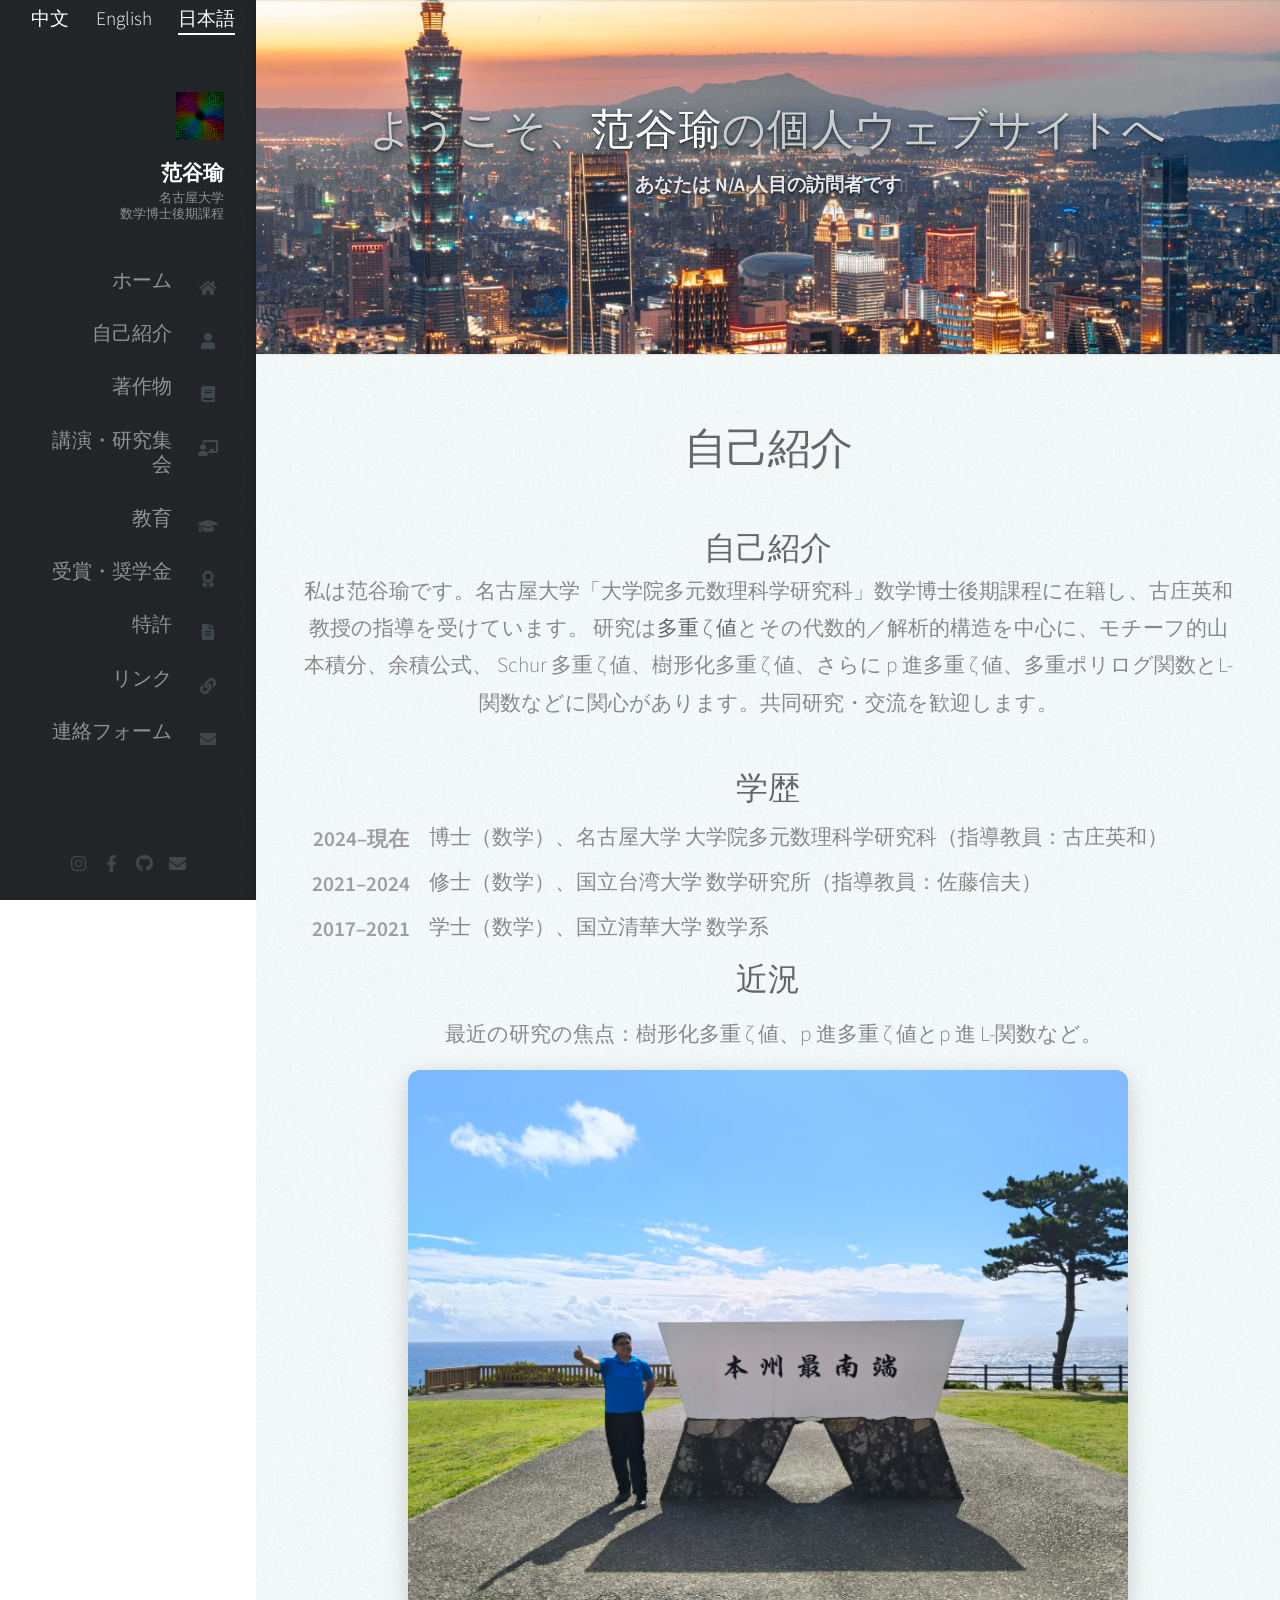
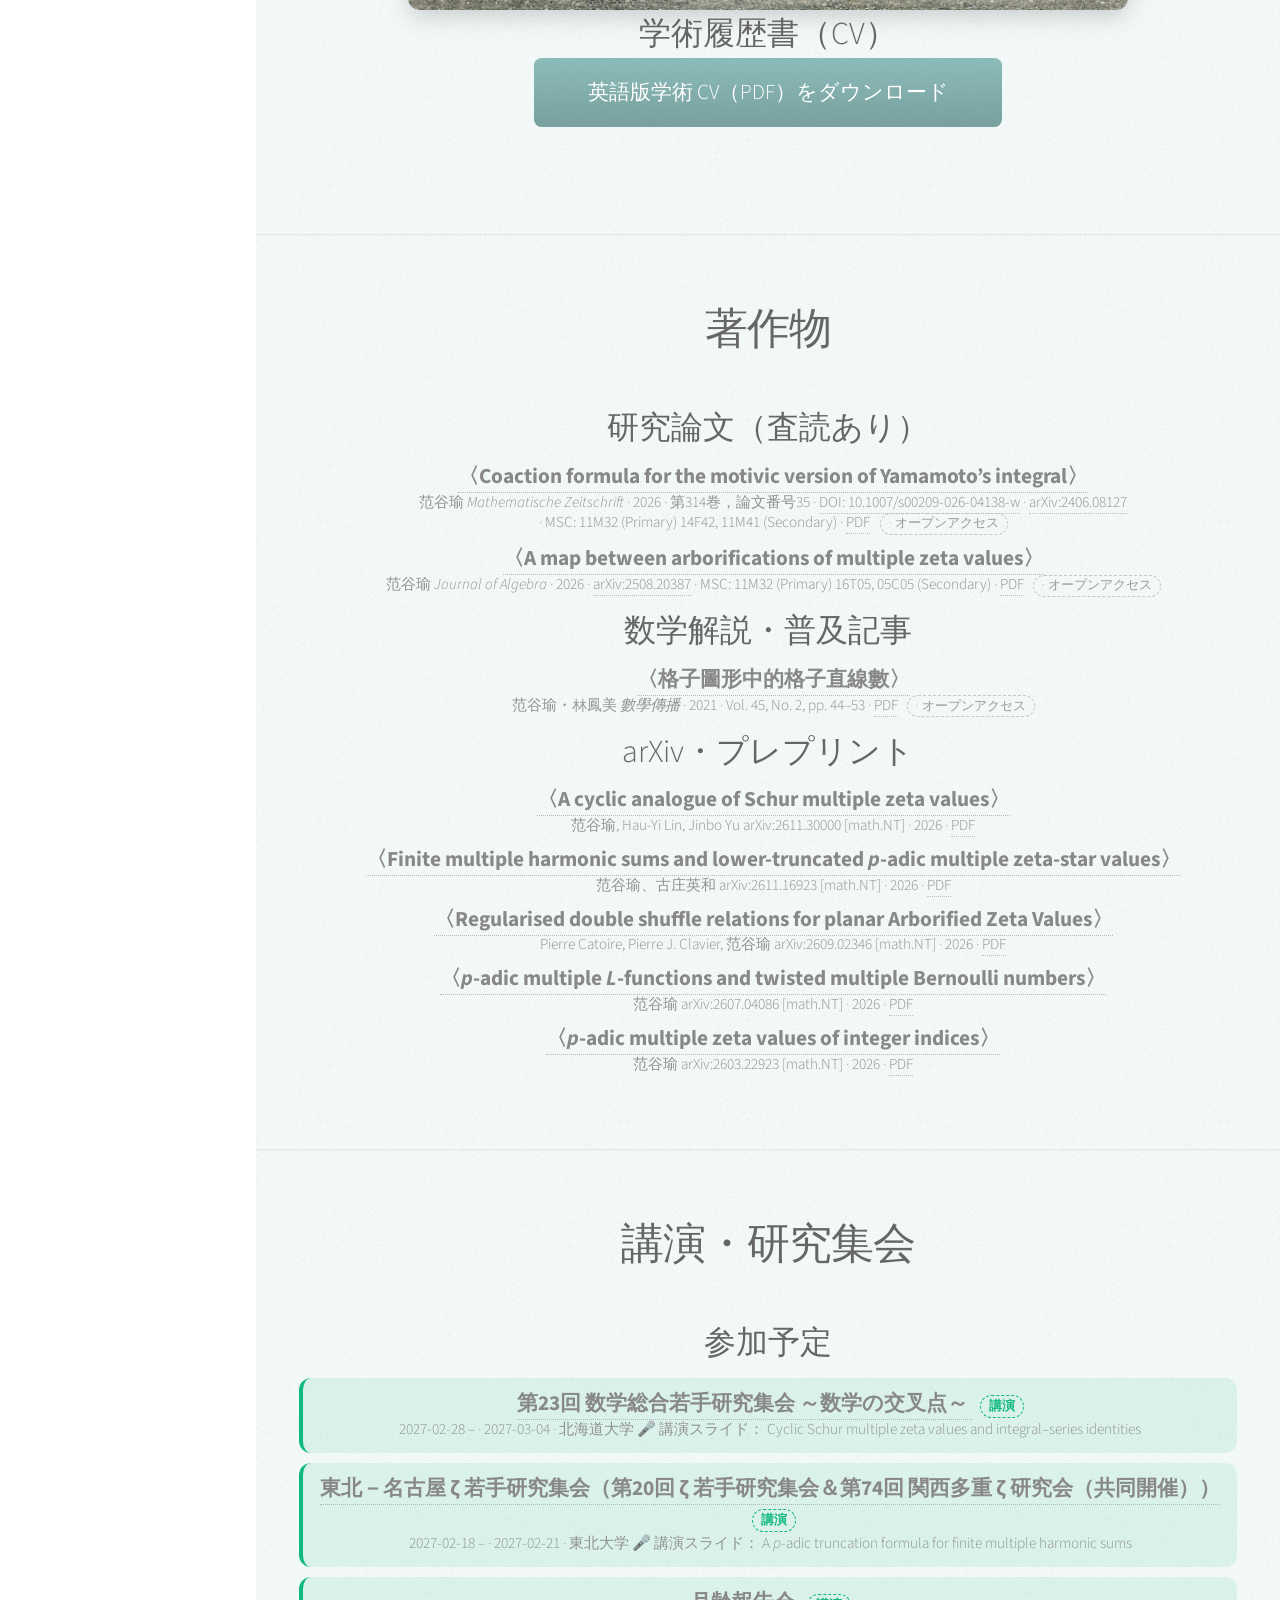
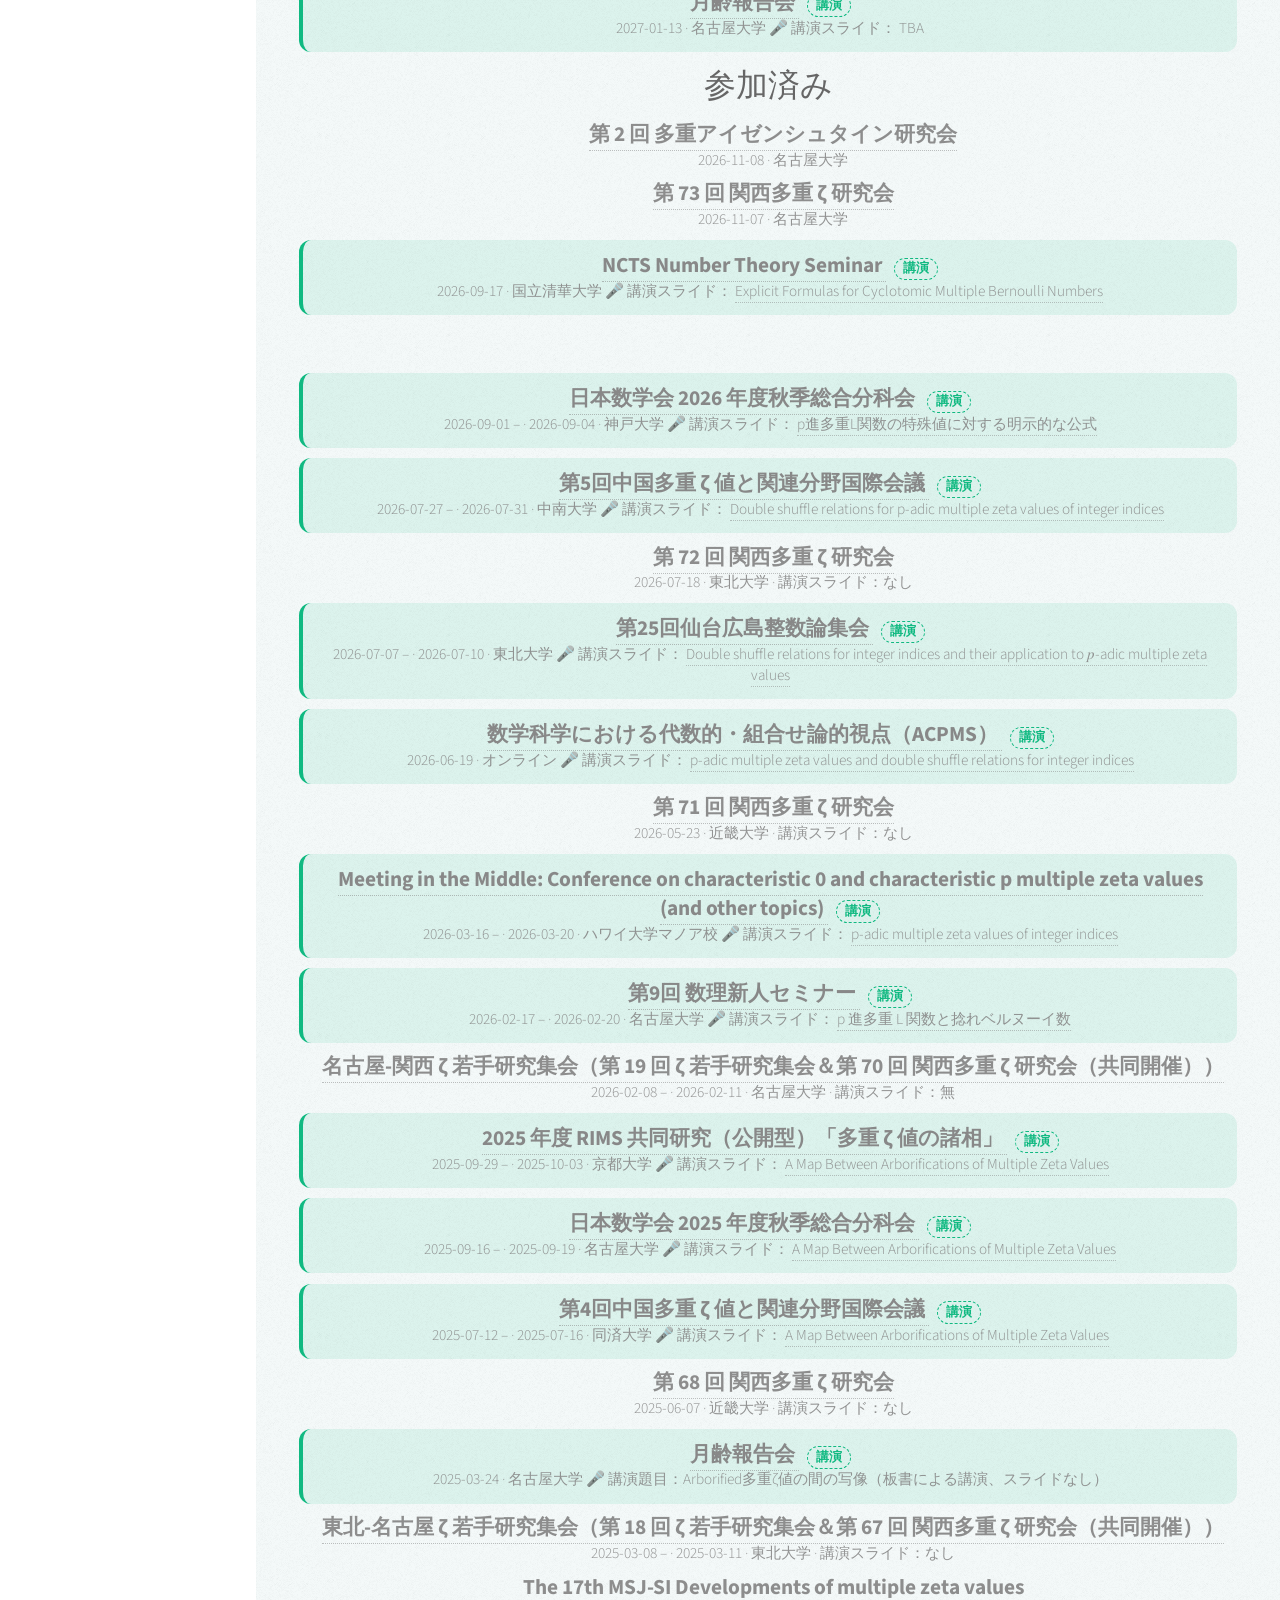
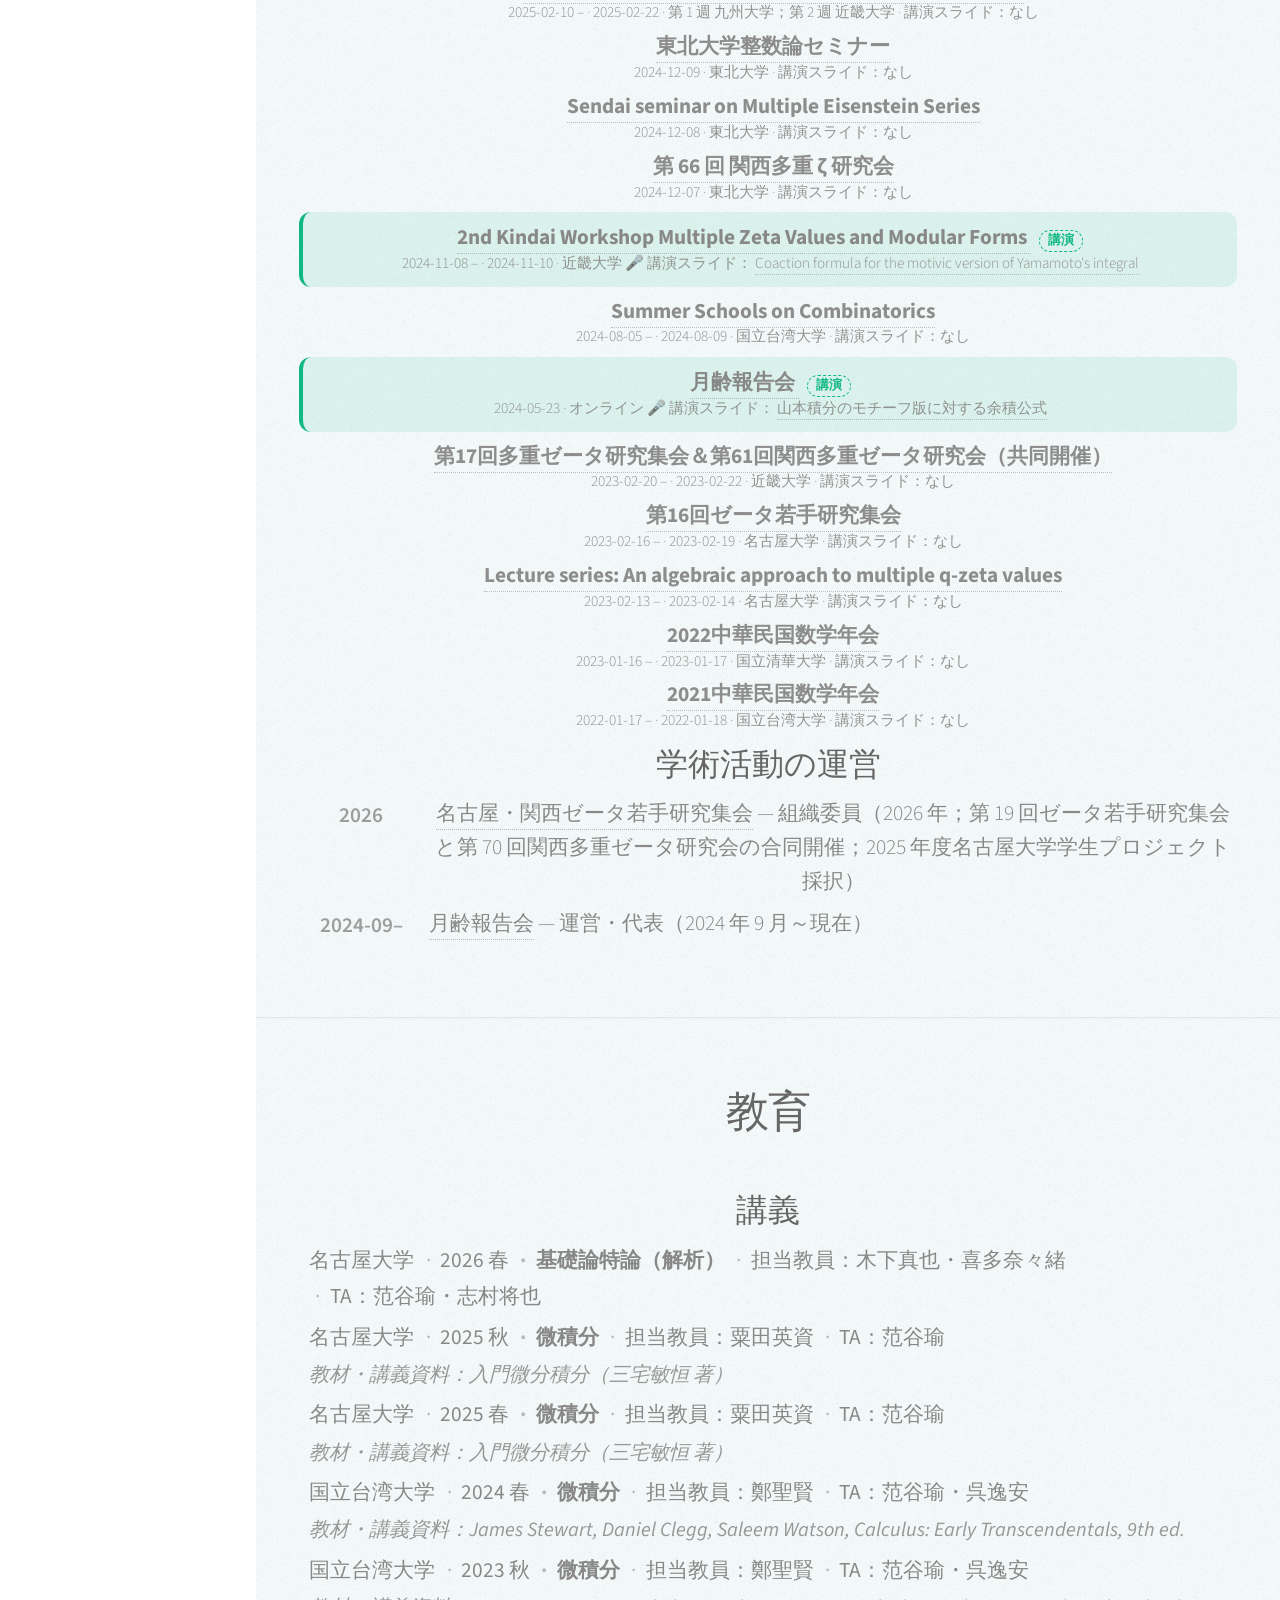
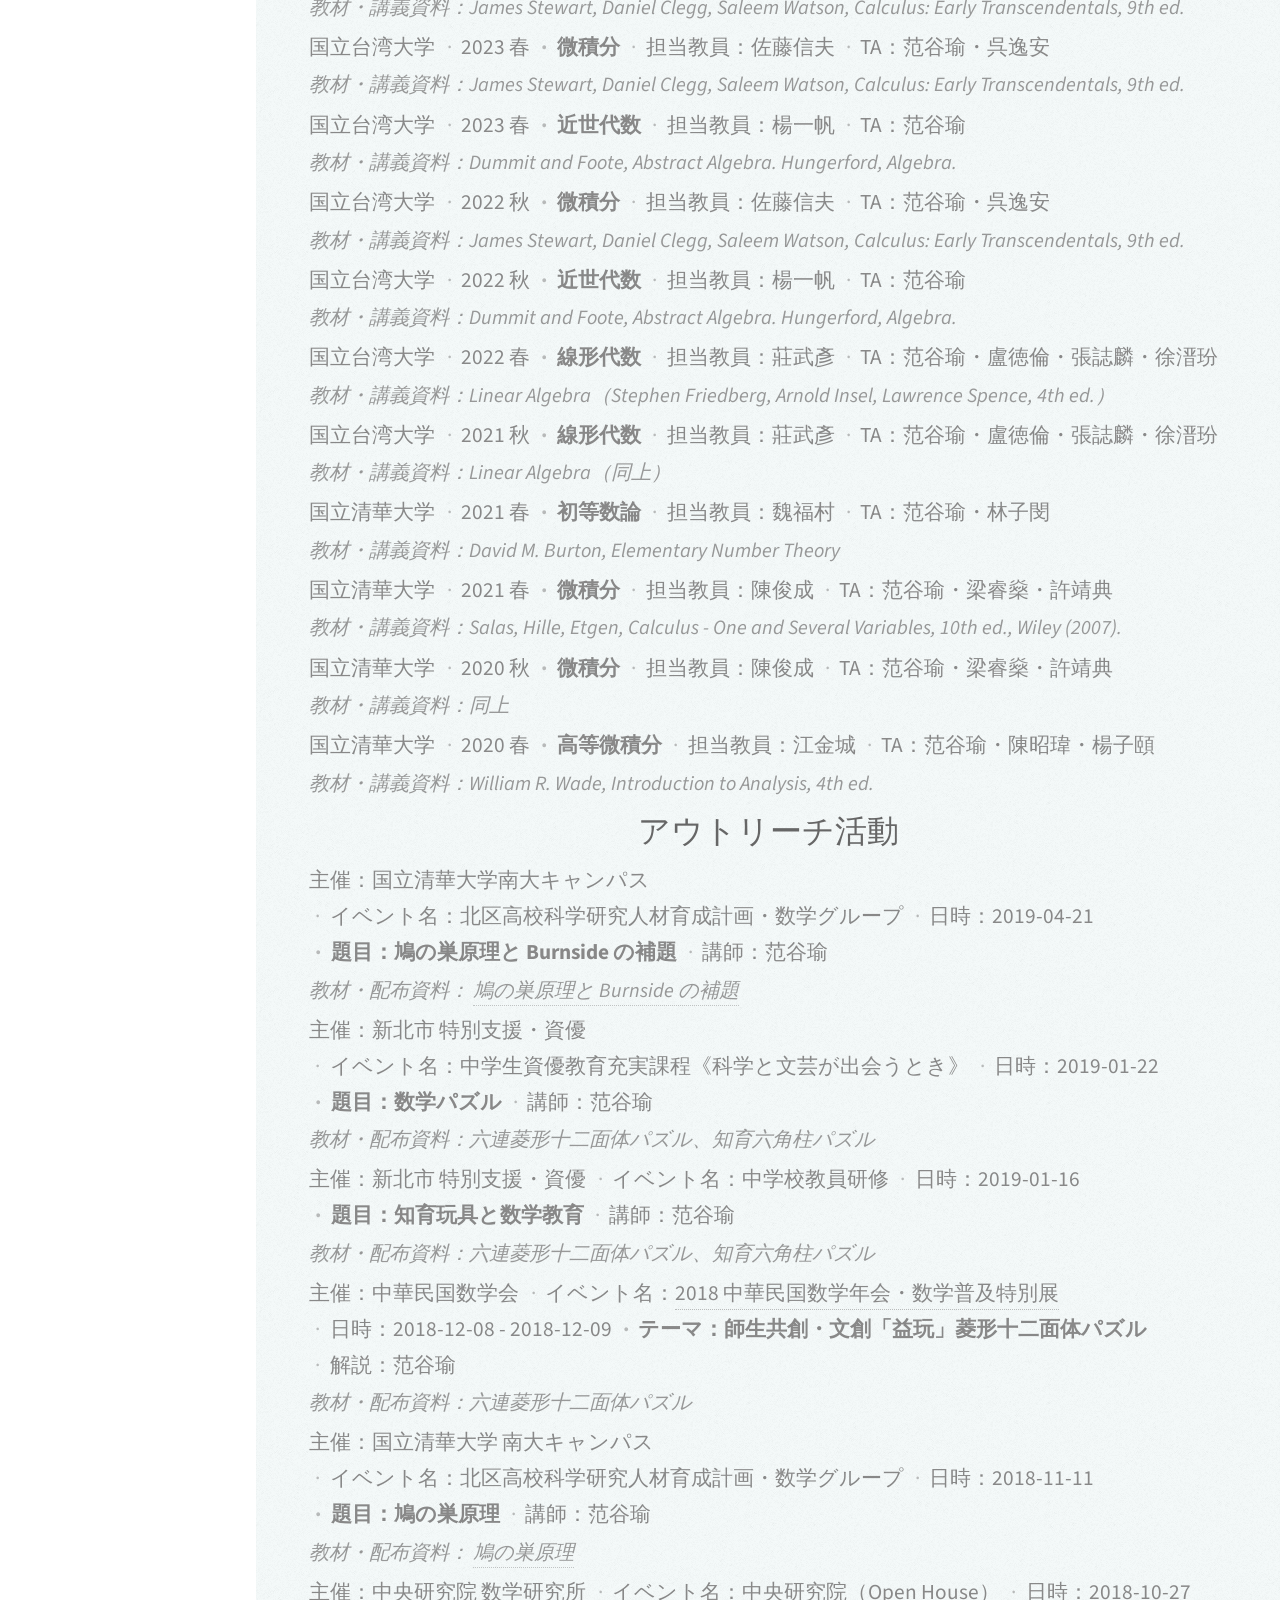
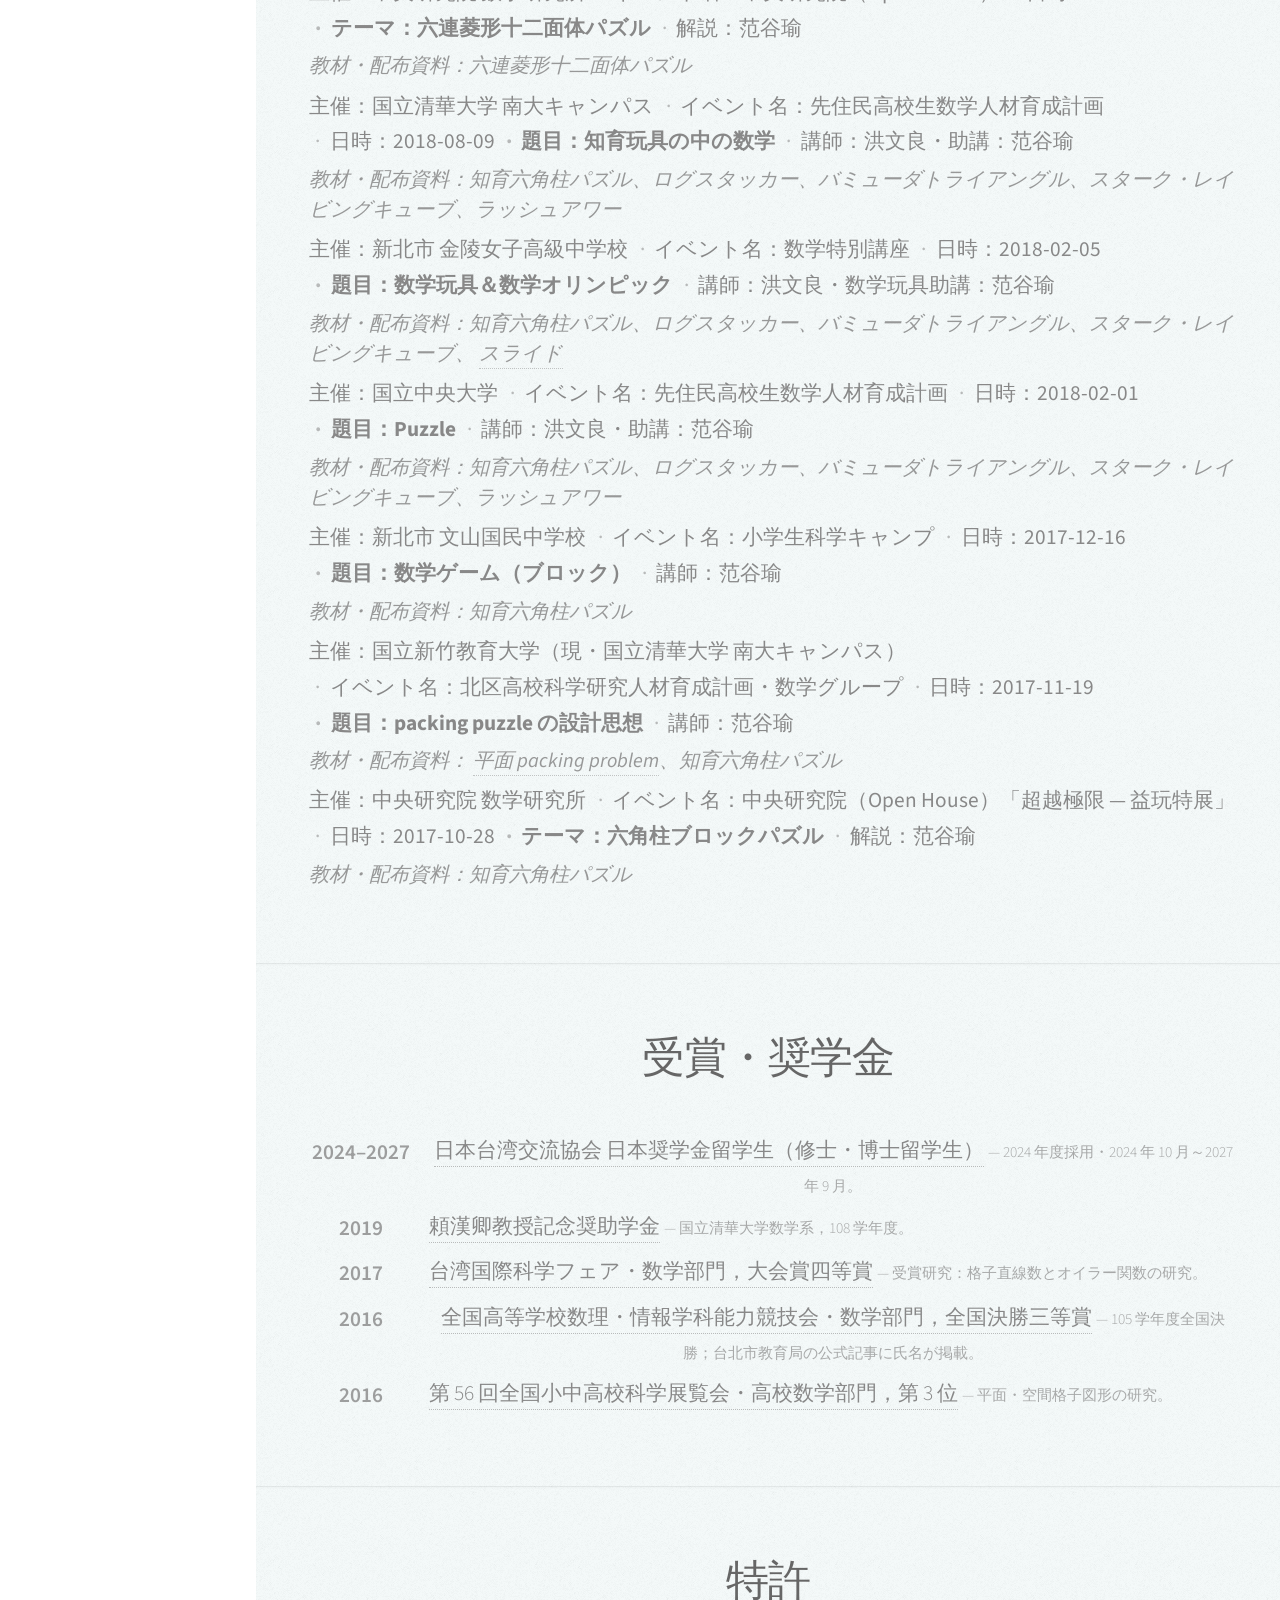
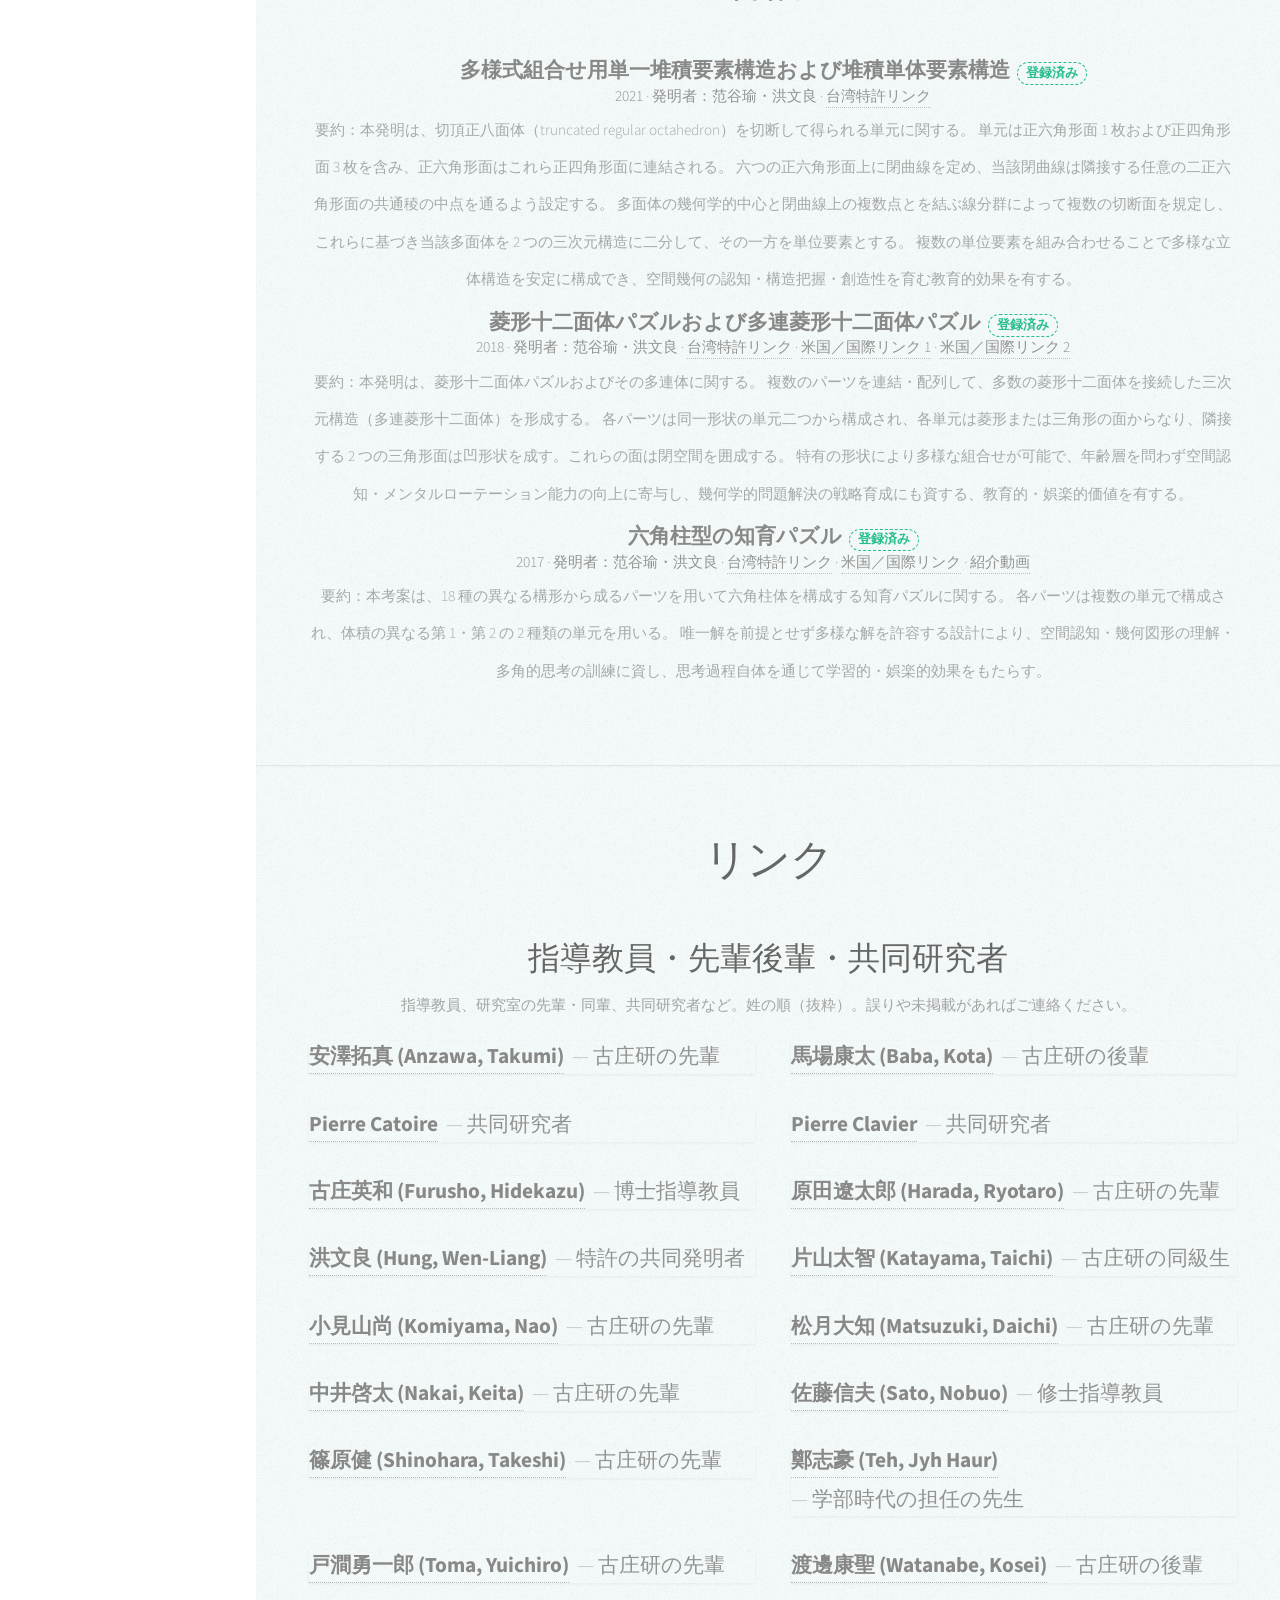
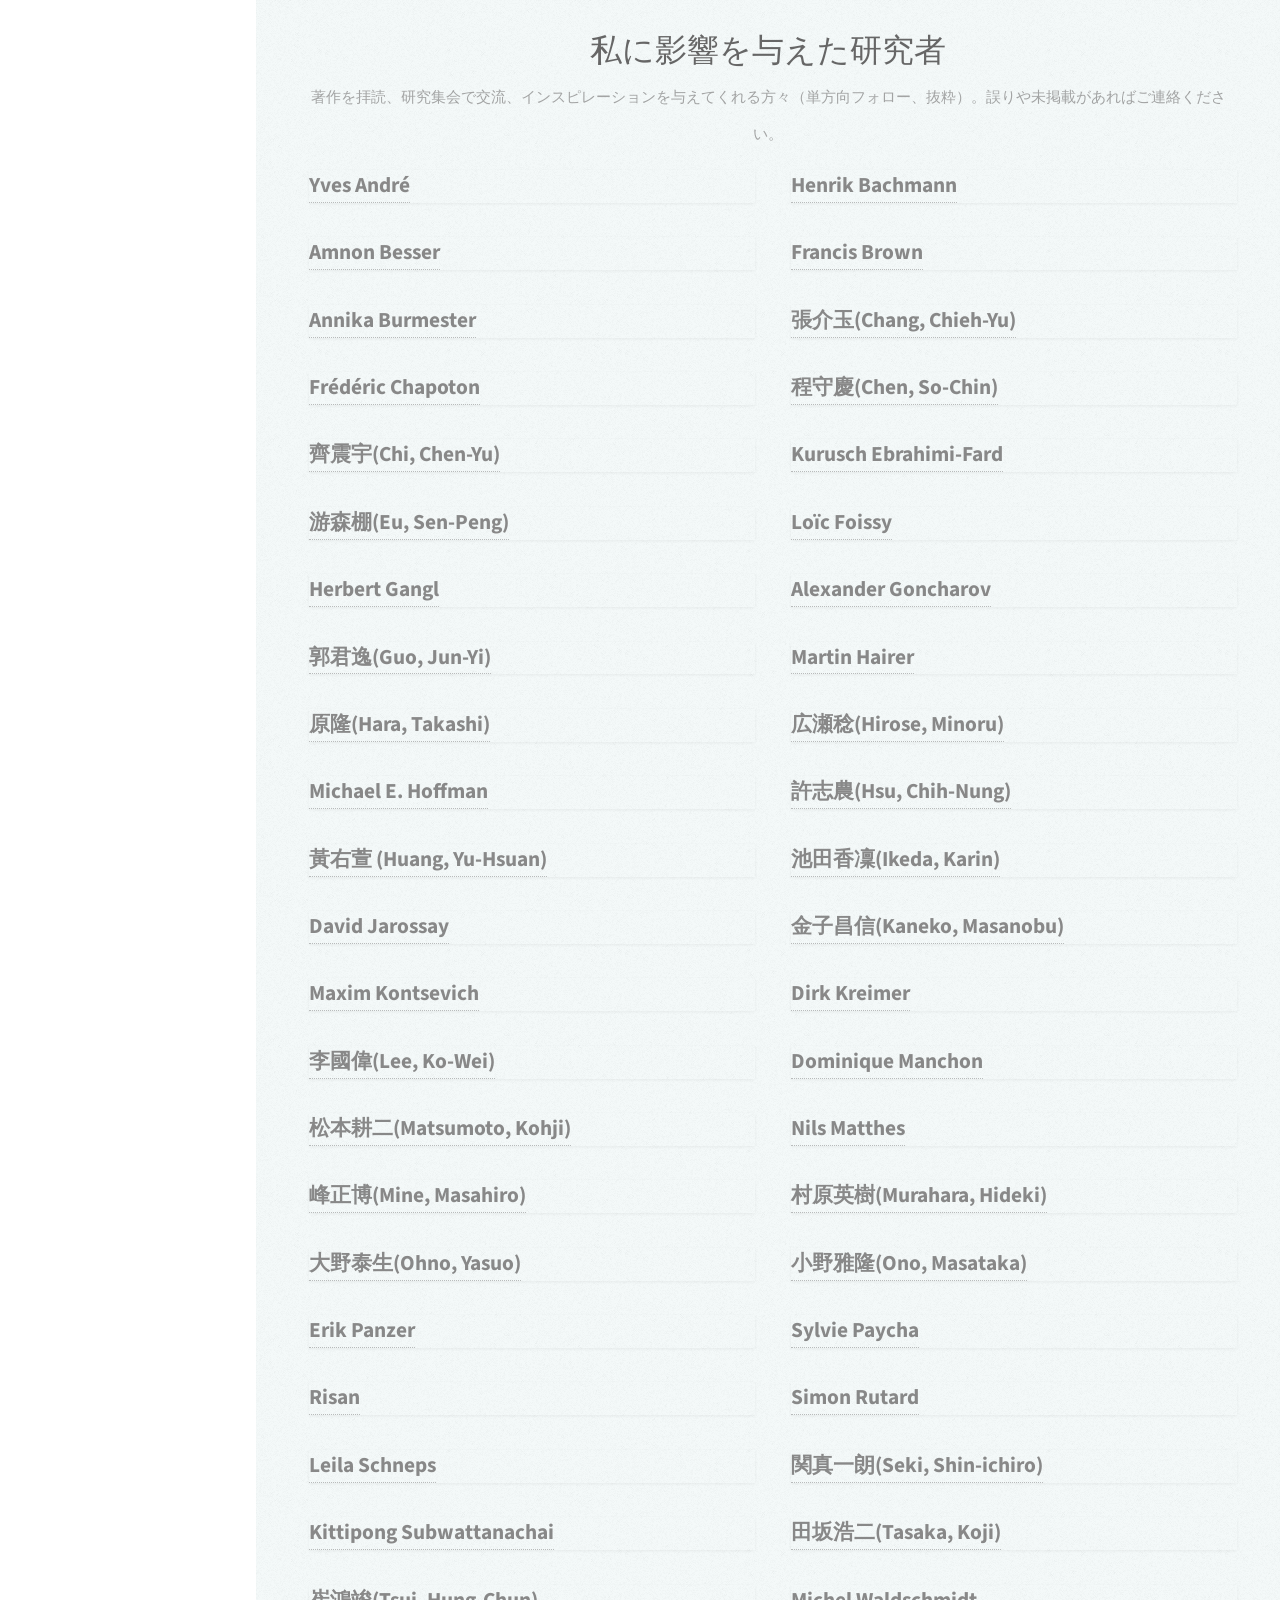
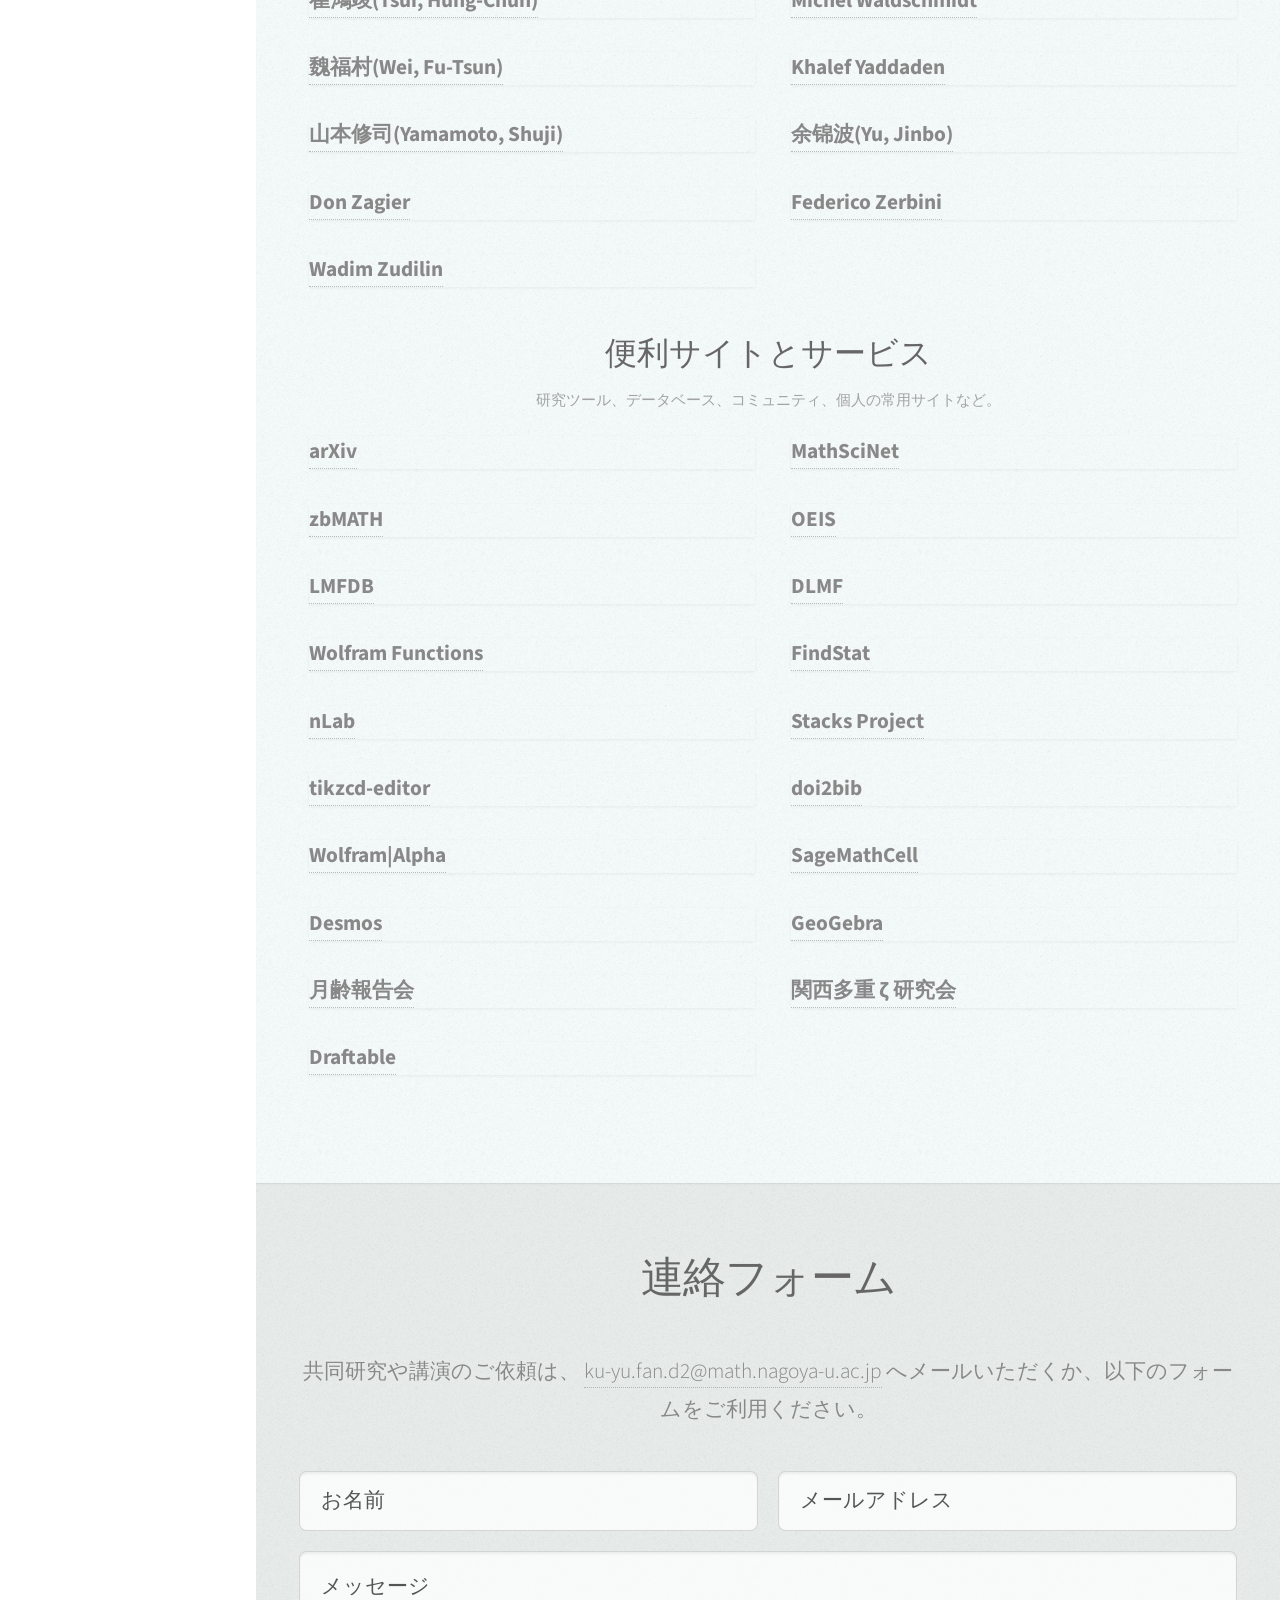
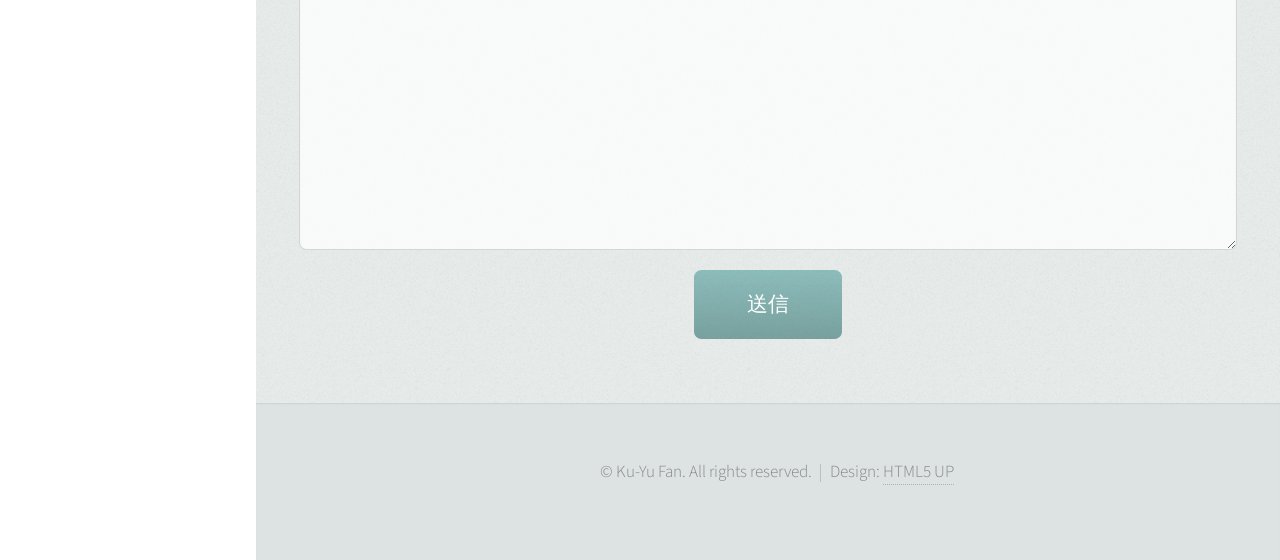
<file: jaHP.html>
<!DOCTYPE HTML>
<!--
	Prologue by HTML5 UP
	html5up.net | @ajlkn
	Free for personal and commercial use under the CCA 3.0 license (html5up.net/license)
-->
<html lang="ja">
	<head>
		<title>范谷瑜 | 個人サイト</title>
		<meta charset="utf-8" />
		<meta name="viewport" content="width=device-width, initial-scale=1" />
		<meta name="description" content="范谷瑜（名古屋大学・数学博士後期課程）。研究テーマ：多重 ζ 値、モチーフ的山本積分、余積公式、樹形化多重 ζ 値、p 進多重ポリログ関数と L-関数など。"/>
		<!-- Favicon / App icons -->
        <link rel="icon" type="image/jpeg" sizes="32x32" href="images/avatar.jpg">
        <link rel="icon" type="image/jpeg" sizes="16x16" href="images/avatar.jpg">
        <link rel="apple-touch-icon" sizes="180x180" href="images/avatar.jpg">
		<link rel="stylesheet" href="assets/css/main.css" />
		<link rel="preload" as="image" href="images/hero.jpg">
<link rel="alternate" hreflang="zh-Hant" href="https://kuyufan.github.io/zhHP.html">
<link rel="alternate" hreflang="en"      href="https://kuyufan.github.io/enHP.html">
<link rel="alternate" hreflang="ja"      href="https://kuyufan.github.io/jaHP.html">
<link rel="alternate" hreflang="x-default" href="https://kuyufan.github.io/jaHP.html">
<link rel="canonical" href="https://kuyufan.github.io/jaHP.html">
<meta property="og:type" content="website">
<meta property="og:title" content="范谷瑜 | 個人サイト">
<meta property="og:description" content="范谷瑜（名古屋大学・数学博士後期課程）。研究テーマ：多重 ζ 値、モチーフ的山本積分、余積公式、樹形化多重 ζ 値、p 進多重ポリログ関数と L-関数など。">
<meta property="og:image" content="https://kuyufan.github.io/images/avatar.jpg">
<meta property="og:url" content="https://kuyufan.github.io/jaHP.html">
<meta property="og:locale" content="ja_JP">
<meta property="og:locale:alternate" content="en_US">
<meta property="og:locale:alternate" content="zh_TW">
<meta name="twitter:card" content="summary_large_image">
<style>
/* 語言切換 */
#language-switch { display:flex; justify-content:center; gap:1rem; padding:0; margin:0 0 1rem 0; list-style:none; }
#language-switch li a { color:white; font-size:1.2rem; text-decoration:none; }
#language-switch li a:hover { text-decoration:underline; }

/* 二層選單：基礎行為 */
#nav ul ul.sub { display:none; margin:0.25rem 0 0.75rem 2rem; }
#nav li.has-sub.open > ul.sub { display:block; }

/* 去掉箭頭，避免擠壓對齊 */
#nav li.has-sub > a::after { content:none !important; display:none !important; }

/* 頂層選單：字體放大、高度增加 */
#nav > ul > li > a {
  font-size:1.6rem !important;
  padding-top:0.9rem;
  padding-bottom:0.9rem;
  line-height:1.2;
}

/* 固定左側圖示大小，避免跟著文字變形 */
#nav > ul > li > a > span.icon:before {
  font-size:1.0rem !important;
  top:0.05rem;
}

/* 次層選單：字小一點、上下更貼合、再縮一點縮排 */
#nav ul ul.sub a {
  font-size:0.95rem !important;
  padding-top:0.45rem;
  padding-bottom:0.45rem;
  line-height:1.25;
  padding-left:3.0rem;
}

/* 打開中的父選單做點強調（可留可刪） */
#nav li.has-sub.open > a { font-weight:600; opacity:1; }
/* About > 近況：簡潔列表樣式 */
.news-list { list-style: none; margin: 0.75rem 0 0; padding: 0; }
.news-list li { margin: 0.4rem 0; }
.news-list li time { font-weight: 600; margin-right: 0.5rem; white-space: nowrap; }
/* Prime congratulations share the visitor count's font size and visual style. */
#top .visit-prime { display: block; }
#top .visit-prime[hidden] { display: none !important; }
/* Hero 訪客計數外觀 */
.visit { margin-top: 0.8rem; font-size: 1.2rem; opacity: 0.9; }
/* 關於我：學歷時間軸、淡字 */
.edu { list-style:none; margin:0; padding:0; }
.edu li { display:flex; gap:1rem; margin:.5rem 0; }
.edu-year { width:6.5rem; font-weight:600; opacity:.8; flex-shrink:0; }
.edu-body { line-height:1.6; }

.muted { opacity:.7; font-size:.95rem; }
/* 著作 */
.pub-compact { list-style: none; margin: .6rem 0 0; padding: 0; }
.pub-compact li { margin: .65rem 0; }

/* 標題直接當連結 */
.pub-compact .pub-title { font-weight: 700; line-height: 1.35; }
.pub-compact .pub-title a { text-decoration: none; }
.pub-compact .pub-title a:hover { text-decoration: underline; }

/* 第二行（作者 + 期刊/年份/卷期頁/DOI/arXiv…） */
.pub-compact .pub-meta { opacity: .9; font-size: .95rem; line-height: 1.35; }

/* 作者後面的區塊用「·」自動分隔 */
.pub-compact .rest span::before { content: " · "; opacity: .7; }
.pub-compact .rest span:first-child::before { content: ""; } /* 第一個不要點 */

/* 常見欄位細節 */
.pub-compact i { font-style: italic; }          /* 期刊名斜體 */
.pub-compact .kv { white-space: nowrap; }       /* 避免 DOI/頁碼被換行拆斷 */
.badge { display:inline-block; margin-left:.4rem; padding:.1rem .5rem;
  border:1px dashed #bdbdbd; border-radius:9999px; font-size:.8rem; opacity:.9; }
/* Talks – compact two-line layout */
.talks { list-style:none; margin:.6rem 0 0; padding:0; }
.talks li { margin:.65rem 0; }
.talk-title { font-weight:700; line-height:1.35; }
.talk-title a { text-decoration:none; }
.talk-title a:hover { text-decoration:underline; }
.talk-meta { opacity:.9; font-size:.95rem; line-height:1.35; }
.talk-meta .rest span::before { content:" · "; opacity:.7; }
.talk-meta .rest span:first-child::before { content:""; } /* 第一個不要分隔點 */
.talk-meta time, .talk-meta .kv { white-space:nowrap; }   /* 日期/短欄位不換行 */

/* 可選：不同性質的標籤 */
.badge.invited{ border-color:#6366f1; color:#6366f1; }
.badge.poster { border-color:#0ea5e9; color:#0ea5e9; }
.badge.online { border-color:#6b7280; color:#6b7280; }

/* 教學 */
.teach-compact, .teach-other { list-style:none; margin:.6rem 0 0; padding:0; }
.teach-compact li, .teach-other li { margin:.55rem 0; }

/* 第一行：一排顯示（學校/年季/課名/教師/助教… 或 其他的主辦/活動/時間/講題/講師…） */
.teach-compact .rowx,
.teach-other  .rowx{
  display:flex;
  flex-wrap:wrap;
  align-items:baseline;
  gap:.25rem .35rem;
  line-height:1.5;
  text-align:left !important;
  word-spacing:normal !important;
  letter-spacing:normal;
}

/* 只有課名/講題加粗，其他資訊一般字重 */
.teach-compact .rowx .cell,
.teach-other  .rowx .cell{ font-weight:400; }
.teach-compact .rowx .course,
.teach-other  .rowx .topic { font-weight:700; }

/* 第一行欄位之間加「·」，但教材那一行不要加 */
.teach-compact .rowx .cell:not(.material) + .cell:not(.material)::before,
.teach-other  .rowx .cell:not(.material) + .cell:not(.material)::before{
  content:" · ";
  opacity:.55;
  margin:0 .35rem;
}

/* 第二行：教材/講義——固定換到下一整行、靠左、稍微小一點 */
.teach-compact .rowx .material,
.teach-other  .rowx .material{
  flex-basis:100%;
  margin-top:.15rem;
  font-style:italic;
  opacity:.85;
  font-size:.95em;
  text-align:left !important;
  word-spacing:normal !important;
}

/* 書名斜體 */
.rowx .book{ font-style:italic; }
/* 專利與網誌 */
.pat-compact, .blog-compact { list-style:none; margin:.6rem 0 0; padding:0; }
.pat-compact li, .blog-compact li { margin:.65rem 0; }

.pat-title { font-weight:700; line-height:1.35; }
.pat-meta  { opacity:.9; font-size:.95rem; line-height:1.35; }
.pat-meta .rest span::before { content:" · "; opacity:.7; }
.pat-meta .rest span:first-child::before { content:""; }
.pat-links a { text-decoration:none; }
.pat-links a:hover { text-decoration:underline; }
.pat-compact p { margin:.35rem 0 0; }

.badge.pat-approved { border-color:#10b981; color:#10b981; } /* 已核准 */
.badge.pat-pending  { border-color:#f59e0b; color:#f59e0b; } /* 審中/申請中 */
/* Links – compact list (名字 + 說明) */
.note { margin:.25rem 0 .6rem; opacity:.75; font-size:.95rem; }

.links-compact { list-style:none; margin:.6rem 0 1rem; padding:0; }
.links-compact li { margin:.55rem 0; }

.links-compact .item{
  display:flex; flex-wrap:wrap; align-items:baseline;
  gap:.35rem .5rem; line-height:1.5;
}
.links-compact .name{
  font-weight:700; text-decoration:none;
}
.links-compact .name:hover{ text-decoration:underline; }
.links-compact .desc{ opacity:.9; }
.links-compact .desc::before{ content:"— "; opacity:.55; }

/* 桌機寬度做兩欄 */
@media (min-width:980px){
  .links-compact.two-col{
    display:grid; grid-template-columns:1fr 1fr; column-gap:1.6rem;
  }
  .links-compact.two-col li{ margin:.45rem 0; }
}
/* 只改首頁 hero (section#top)，直接顯示我的圖片 */
#top.one.dark.cover {
  background: url('images/hero.jpg') center center / cover no-repeat !important;
}

/* 有些主題會用偽元素加暗色/細紋疊層，順手關掉（若沒有則不影響） */
#top.one.dark.cover::before,
#top.one.dark.cover::after {
  background: none !important;
  box-shadow: none !important;
}
/* HERO 文字：去描邊，靠色彩與柔光提升可讀性 */
#top h2.alt{
  color:#f9fafb;
  font-weight:500;
  letter-spacing:.015em;
  line-height:1.12;
  -webkit-text-stroke:0;
  text-shadow:
    0 1px 2px rgba(0,0,0,.70),
    0 3px 8px rgba(0,0,0,.55),
    0 12px 28px rgba(0,0,0,.35),
    0 0 1px rgba(255,255,255,.28),
    0 0 14px rgba(56,189,248,.25);
}

/* 讓 <strong>（你的名字）跟其他字同樣粗細 */
#top h2.alt strong{
  font-weight:inherit;
  color:#fff;
}

/* 訪客數：小一點的暗暈即可 */
#top .visit{
  color:#f8fafc;
  font-weight:650;
  -webkit-text-stroke:0;
  text-shadow:
    0 1px 3px rgba(0,0,0,.70),
    0 6px 18px rgba(0,0,0,.45);
}
/* 語言切換：先關掉主題在 <a> 上畫的邊框 */
#language-switch a { border-bottom: 0 !important; }

/* 目前語言：用底線（邊框）強制顯示 */
#language-switch a[aria-current="page"]{
  border-bottom: 2px solid currentColor !important;
  text-decoration: none !important; /* 避免雙底線 */
  pointer-events: none;
}
/* 有演講（.talk 裡面含有連結）的條目：整塊高亮 + 左側色條 */
.talks li:is(:has(.talk a), [data-talk="true"]){
  background: rgba(16,185,129,.10);     /* 淡綠底 */
  border-left: 4px solid #10b981;       /* 左側色條（emerald-500） */
  padding: .75rem 1rem .85rem;
  border-radius: .75rem;
}

/* 標題後自動加一個「演講」徽章 */
.talks li:is(:has(.talk a), [data-talk="true"]) .talk-title::after{
  content: "講演";
  display: inline-block;
  margin-left: .5rem;
  padding: .1rem .5rem;
  border: 1px dashed #10b981;
  border-radius: 9999px;
  font-size: .8rem;
  color: #10b981;
}

/* 在「演講：」欄位前加麥克風小圖示 */
.talks li:is(:has(.talk a), [data-talk="true"]) .talk-meta .talk::before{
  content: "🎤 ";
}

/* 沒有演講（沒有連結）的條目就保持原樣；可選：讓它們稍微淡一點 */
.talks li:not(:is(:has(.talk a), [data-talk="true"])) .talk-title { opacity:.95; }

.visually-hidden {
  position: absolute !important;
  width: 1px; height: 1px; padding: 0; margin: -1px;
  overflow: hidden; clip: rect(0,0,0,0); white-space: nowrap; border: 0;
}

/* 近況底部照片：自然比例 + 圓角裁切 */
.news-photo {
  margin: 1rem auto 0;
  display: block;
  max-width: 720px;          /* 需要多寬自己調 */
  overflow: hidden;          /* 超出圓角的部分裁掉 */
  border-radius: 12px;       /* 圓角大小 */
  box-shadow: 0 6px 24px rgba(0,0,0,.18);
}

.news-photo img {
  display: block;
  width: 100%;               /* 以寬度為基準縮放 */
  height: auto;              /* 保持原始長寬比 */
  image-orientation: from-image; /* 儘量尊重 EXIF 方向 */
}
#news-photo img.is-hidden { display: none; }
</style>
	</head>
	<body class="is-preload">

		<!-- Header -->
			<div id="header">
				<!-- Language Switcher -->
<ul id="language-switch">
  <li><a href="zhHP.html" lang="zh-Hant">中文</a></li>
  <li><a href="enHP.html" lang="en">English</a></li>
  <li><a href="jaHP.html" lang="ja" aria-current="page">日本語</a></li>
</ul>
				<div class="top">

					<!-- Logo -->
						<div id="logo">
							<span class="image avatar48"><img src="images/avatar.jpg"
     alt="范谷瑜のプロフィール写真"
     width="48" height="48"
     loading="lazy" decoding="async" /></span>
							<h1 id="title">范谷瑜</h1>
							<p>名古屋大学<br>数学博士後期課程</p>
						</div>

					<!-- Nav -->
<nav id="nav" role="navigation" aria-label="Primary">
  <ul>
    <li><a href="#top" class="scrolly"><span class="icon solid fa-home">ホーム</span></a></li>

    <li class="has-sub">
      <a href="#about" class="scrolly"><span class="icon solid fa-user">自己紹介</span></a>
      <ul class="sub">
        <li><a href="#bio" class="scrolly">自己紹介</a></li>
        <li><a href="#education" class="scrolly">学歴</a></li>
		<li><a href="#news" class="scrolly">近況</a></li>
        <li><a href="#cv" class="scrolly">CV</a></li>
      </ul>
    </li>

    <li class="has-sub">
      <a href="#pubs" class="scrolly"><span class="icon solid fa-book">著作物</span></a>
      <ul class="sub">
        <li><a href="#pubs-published" class="scrolly">研究論文</a></li>
        <li><a href="#pubs-expository" class="scrolly">解説・普及記事</a></li>
        <li><a href="#pubs-arxiv" class="scrolly">arXiv・プレプリント</a></li>
      </ul>
    </li>

    <li class="has-sub">
      <a href="#talks" class="scrolly"><span class="icon solid fa-chalkboard-teacher">講演・研究集会</span></a>
      <ul class="sub">
        <li><a href="#talks-upcoming" class="scrolly">参加予定</a></li>
        <li><a href="#talks-past" class="scrolly">参加済み</a></li>
              <li><a href="#service" class="scrolly">学術活動の運営</a></li>
      </ul>
    </li>

<li class="has-sub">
  <a href="#teaching" class="scrolly"><span class="icon solid fa-graduation-cap">教育</span></a>
  <ul class="sub">
    <li><a href="#courses" class="scrolly">講義</a></li>
    <li><a href="#teaching-others" class="scrolly">アウトリーチ活動</a></li>
  </ul>
</li>

<li><a href="#awards" class="scrolly"><span class="icon solid fa-award">受賞・奨学金</span></a></li>
<li>
  <a href="#patents" class="scrolly"><span class="icon solid fa-file-alt">特許</span></a>
</li>
<!--
<li class="has-sub">
  <a href="#blog" class="scrolly"><span class="icon solid fa-book-open">ブログ</span></a>
  <ul class="sub">
    <li><a href="#blog-edu" class="scrolly">数学教育</a></li>
    <li><a href="#blog-contest" class="scrolly">数学コンテスト</a></li>
    <li><a href="#blog-games" class="scrolly">数学ゲーム</a></li>
  </ul>
</li>
-->
<li class="has-sub">
  <a href="#links" class="scrolly"><span class="icon solid fa-link">リンク</span></a>
  <ul class="sub">
    <li><a href="#links-mentors" class="scrolly">指導教員・先輩後輩・共同研究者</a></li>
    <li><a href="#links-inspire" class="scrolly">私に影響を与えた研究者</a></li>
    <li><a href="#links-tools"   class="scrolly">便利サイトとサービス</a></li>
  </ul>
</li>
    <li><a href="#contact" class="scrolly"><span class="icon solid fa-envelope">連絡フォーム</span></a></li>
  </ul>
</nav>

				</div>

				<div class="bottom">

					<!-- Social Icons -->
<ul class="icons">
  <li><a href="https://www.instagram.com/kuyufan/" target="_blank" rel="noopener noreferrer" class="icon brands fa-instagram"><span class="label">Instagram</span></a></li>
  <li><a href="https://www.facebook.com/kuyu.fan.7" target="_blank" rel="noopener noreferrer" class="icon brands fa-facebook-f"><span class="label">Facebook</span></a></li>
  <li><a href="https://github.com/kuyufan" target="_blank" rel="noopener noreferrer" class="icon brands fa-github"><span class="label">GitHub</span></a></li>
  <li><a href="mailto:abc940605@gmail.com" class="icon solid fa-envelope"><span class="label">Email</span></a></li>
</ul>

				</div>

			</div>

		<!-- Main -->
			<div id="main">

				<!-- Intro -->
					<section id="top" class="one dark cover">
						<div class="container">

<header>
  <h2 class="alt">ようこそ、<strong>范谷瑜</strong>の個人ウェブサイトへ</h2>
  <p class="visit">あなたは <span id="visit-count">—</span> 人目の訪問者です<span id="prime-visit-message" class="visit-prime" hidden>おめでとうございます！<span id="prime-visit-number"></span> は素数です。</span></p>
</header>

						</div>
					</section>
<section id="about" class="two">
  <div class="container">
    <header><h2>自己紹介</h2></header>

    <!-- 簡介 -->
    <h3 id="bio">自己紹介</h3>
<p>
  私は范谷瑜です。名古屋大学「大学院多元数理科学研究科」数学博士後期課程に在籍し、古庄英和教授の指導を受けています。
  研究は<strong>多重 ζ 値</strong>とその代数的／解析的構造を中心に、モチーフ的山本積分、余積公式、
  Schur 多重 ζ 値、樹形化多重 ζ 値、さらに p 進多重 ζ 値、多重ポリログ関数とL-関数などに関心があります。共同研究・交流を歓迎します。
</p>

    <!-- 學歷 -->
    <h3 id="education">学歴</h3>
    <ul class="edu">
      <li>
        <div class="edu-year">2024–現在</div>
        <div class="edu-body">博士（数学）、名古屋大学 大学院多元数理科学研究科（指導教員：古庄英和）</div>
      </li>
      <li>
        <div class="edu-year">2021–2024</div>
        <div class="edu-body">修士（数学）、国立台湾大学 数学研究所（指導教員：佐藤信夫）</div>
      </li>
      <li>
        <div class="edu-year">2017–2021</div>
        <div class="edu-body">学士（数学）、国立清華大学 数学系</div>
      </li>
    </ul>

    <!-- 近況 -->
    <h3 id="news">近況</h3>
    <ul class="news-list">
      <li> 最近の研究の焦点：樹形化多重 ζ 値、p 進多重 ζ 値とp 進 L-関数など。</li>
    </ul>
    <figure id="news-photo" class="news-photo" aria-live="polite">
       <img id="news-photo-img"
       src="photo/000.jpg"
       alt="近況写真"
       loading="lazy"
       decoding="async">
	</figure>
    

    <!-- Static academic CV; regenerate files/CV_KuYuFan.pdf whenever website data changes. -->
    <h3 id="cv">学術履歴書（CV）</h3>
    <p><a href="files/CV_KuYuFan.pdf" class="button" download="Ku-Yu_Fan_Academic_CV.pdf">英語版学術 CV（PDF）をダウンロード</a></p>
  </div>
</section>

<section id="pubs" class="two">
  <div class="container">
    <header><h2>著作物</h2></header>

    <!-- 已刊登 -->
    <h3 id="pubs-published">研究論文（査読あり）</h3>
    <ul class="pub-compact">
      
	  
      <li>
        <div class="pub-title">
          <a href="https://link.springer.com/article/10.1007/s00209-026-04138-w" target="_blank" rel="noopener noreferrer">
            〈Coaction formula for the motivic version of Yamamoto’s integral〉
          </a>
        </div>
        <div class="pub-meta">
          <span class="authors">范谷瑜</span>
          <span class="rest">
            <span class="venue"><i>Mathematische Zeitschrift</i></span>
            <span class="year">2026</span>
            <span class="kv">第314巻，論文番号35</span>
            <span class="kv"><a href="https://doi.org/10.1007/s00209-026-04138-w" target="_blank" rel="noopener noreferrer">DOI: 10.1007/s00209-026-04138-w</a></span>
            <span class="kv"><a href="https://arxiv.org/abs/2406.08127" target="_blank" rel="noopener noreferrer">arXiv:2406.08127</a></span>
            <span class="kv">MSC: 11M32 (Primary) 14F42, 11M41 (Secondary)</span>
			<span class="kv"><a href="https://rdcu.be/zQ6Rj4HWBZWa" target="_blank" rel="noopener noreferrer">PDF</a></span>
            <span class="badge">オープンアクセス</span>
          </span>
        </div>
      </li>

	  <li>
        <div class="pub-title">
          <a href="https://www.sciencedirect.com/science/article/pii/S002186932600339X?via%3Dihub" target="_blank" rel="noopener noreferrer">
            〈A map between arborifications of multiple zeta values〉
          </a>
        </div>
        <div class="pub-meta">
          <span class="authors">范谷瑜</span>
          <span class="rest">
            <span class="venue"><i>Journal of Algebra</i></span>
            <span class="year">2026</span>
            <span class="kv"><a href="https://arxiv.org/abs/2508.20387" target="_blank" rel="noopener noreferrer">arXiv:2508.20387</a></span>
            <span class="kv">MSC: 11M32 (Primary) 16T05, 05C05 (Secondary)</span>
            <span class="kv"><a href="https://www.sciencedirect.com/science/article/pii/S002186932600339X/pdfft?md5=8bf04e3fbec053603d946ce7d2629bd2&pid=1-s2.0-S002186932600339X-main.pdf" target="_blank" rel="noopener noreferrer">PDF</a></span>
            <span class="badge">オープンアクセス</span>
          </span>
        </div>
      </li>
	</ul>

    <h3 id="pubs-expository">数学解説・普及記事</h3>
    <ul class="pub-compact">
      <li>
        <div class="pub-title">
          <a href="https://www.math.sinica.edu.tw/mathmedia/journals/4658" target="_blank" rel="noopener noreferrer">
            〈格子圖形中的格子直線數〉
          </a>
        </div>
        <div class="pub-meta">
          <span class="authors">范谷瑜・林鳳美</span>
          <span class="rest">
            <span class="venue"><i>數學傳播</i></span>
            <span class="year">2021</span>
            <span class="kv">Vol. 45, No. 2, pp. 44–53</span>
            <span class="kv"><a href="https://www.math.sinica.edu.tw/media/pdf/d452/45208.pdf" target="_blank" rel="noopener noreferrer">PDF</a></span>
            <span class="badge">オープンアクセス</span>
          </span>
        </div>
      </li>
    </ul>


    <!-- arXiv / 預印本 -->
    <h3 id="pubs-arxiv">arXiv・プレプリント</h3>
    <ul class="pub-compact">
      <li>
        <div class="pub-title">
          <a href="https://arxiv.org/abs/2611.30000" target="_blank" rel="noopener noreferrer">
            〈A cyclic analogue of Schur multiple zeta values〉
          </a>
        </div>
        <div class="pub-meta">
          <span class="authors">范谷瑜, Hau-Yi Lin, Jinbo Yu</span>
          <span class="rest">
            <span class="kv">arXiv:2611.30000 [math.NT]</span>
            <span class="year">2026</span>
            <span class="kv"><a href="https://arxiv.org/pdf/2611.30000" target="_blank" rel="noopener noreferrer">PDF</a></span>
          </span>
        </div>
      </li>
	        <li>
        <div class="pub-title">
          <a href="https://arxiv.org/abs/2611.16923" target="_blank" rel="noopener noreferrer">
            〈Finite multiple harmonic sums and lower-truncated <i>p</i>-adic multiple zeta-star values〉
          </a>
        </div>
        <div class="pub-meta">
          <span class="authors">范谷瑜、古庄英和</span>
          <span class="rest">
            <span class="kv">arXiv:2611.16923 [math.NT]</span>
            <span class="year">2026</span>
            <span class="kv"><a href="https://arxiv.org/pdf/2611.16923" target="_blank" rel="noopener noreferrer">PDF</a></span>
          </span>
        </div>
      </li>
      <li>
        <div class="pub-title">
          <a href="https://arxiv.org/abs/2609.02346" target="_blank" rel="noopener noreferrer">
            〈Regularised double shuffle relations for planar Arborified Zeta Values〉
          </a>
        </div>
        <div class="pub-meta">
          <span class="authors">Pierre Catoire, Pierre J. Clavier, 范谷瑜</span>
          <span class="rest">
            <span class="kv">arXiv:2609.02346 [math.NT]</span>
            <span class="year">2026</span>
            <span class="kv"><a href="https://arxiv.org/pdf/2609.02346" target="_blank" rel="noopener noreferrer">PDF</a></span>
          </span>
        </div>
      </li>
	  
	  <li>
        <div class="pub-title">
          <a href="https://arxiv.org/abs/2607.04086" target="_blank" rel="noopener noreferrer">
            〈<i>p</i>-adic multiple <i>L</i>-functions and twisted multiple Bernoulli numbers〉
          </a>
        </div>
        <div class="pub-meta">
          <span class="authors">范谷瑜</span>
          <span class="rest">
            <span class="kv">arXiv:2607.04086 [math.NT]</span>
            <span class="year">2026</span>
            <span class="kv"><a href="https://arxiv.org/pdf/2607.04086" target="_blank" rel="noopener noreferrer">PDF</a></span>
          </span>
        </div>
      </li>
	  
	  <li>
        <div class="pub-title">
          <a href="https://arxiv.org/abs/2603.22923" target="_blank" rel="noopener noreferrer">
            〈<i>p</i>-adic multiple zeta values of integer indices〉
          </a>
        </div>
        <div class="pub-meta">
          <span class="authors">范谷瑜</span>
          <span class="rest">
            <span class="kv">arXiv:2603.22923 [math.NT]</span>
            <span class="year">2026</span>
            <span class="kv"><a href="https://arxiv.org/pdf/2603.22923" target="_blank" rel="noopener noreferrer">PDF</a></span>
          </span>
        </div>
      </li>
    </ul>

  </div>
</section>

<section id="talks" class="two">
  <div class="container">
    <header><h2>講演・研究集会</h2></header>

    <!-- 即將參加 -->
    <h3 id="talks-upcoming">参加予定</h3>
    <ul class="talks">

 

	  
   
      

      
          <li data-talk="true">
        <div class="talk-title">
          <a href="https://www.math.sci.hokudai.ac.jp/~wakate/mcyr/2027/ja/index.html" target="_blank" rel="noopener noreferrer">
            第23回 数学総合若手研究集会 ～数学の交叉点～
          </a>
        </div>
        <div class="talk-meta">
          <span class="rest">
            <span class="date"><time datetime="2027-02-28">2027-02-28</time></span> – <span class="date"><time datetime="2027-03-04">2027-03-04</time></span>
            <span class="place">北海道大学</span>
            <span class="talk">講演スライド：
              <!-- Slides: files/slides/20270228.pdf --> Cyclic Schur multiple zeta values and integral–series identities
            </span>
          </span>
        </div>
      </li>

      <li data-talk="true">
        <div class="talk-title">
          <a href="https://sites.google.com/view/zetawakate20/" target="_blank" rel="noopener noreferrer">
            東北－名古屋 ζ 若手研究集会（第20回 ζ 若手研究集会＆第74回 関西多重 ζ 研究会（共同開催））
          </a>
        </div>
        <div class="talk-meta">
          <span class="rest">
            <span class="date"><time datetime="2027-02-18">2027-02-18</time></span> – <span class="date"><time datetime="2027-02-21">2027-02-21</time></span>
            <span class="place">東北大学</span>
            <span class="talk">講演スライド：
              <!-- Slides: files/slides/20270218.pdf --> A <i>p</i>-adic truncation formula for finite multiple harmonic sums
            </span>
          </span>
        </div>
      </li>

      <li data-talk="true">
        <div class="talk-title">
          <a href="https://sites.google.com/view/monthly-meeting-mzv/" target="_blank" rel="noopener noreferrer">
            月齢報告会
          </a>
        </div>
        <div class="talk-meta">
          <span class="rest">
            <span class="date"><time datetime="2027-01-13">2027-01-13</time></span>
            <span class="place">名古屋大学</span>
            <span class="talk">講演スライド：
              <!-- Slides: files/slides/20270113.pdf --> TBA
            </span>
          </span>
        </div>
      </li>
    </ul>

    <!-- 已參加 -->
    <h3 id="talks-past">参加済み</h3>
    <ul class="talks">
 
	  <li>
        <div class="talk-title">
          <a href="https://eisensteinseries.github.io/MESMeeting/" target="_blank" rel="noopener noreferrer">
            第 2 回 多重アイゼンシュタイン研究会
          </a>
        </div>
        <div class="talk-meta">
          <span class="rest">
            <span class="date"><time datetime="2026-11-08">2026-11-08</time></span>
            <span class="place">名古屋大学</span>
          </span>
        </div>
      </li>

      <li>
        <div class="talk-title">
          <a href="https://sites.google.com/site/kmzsince2011/home#h.n3e251x4yero" target="_blank" rel="noopener noreferrer">
            第 73 回 関西多重 ζ 研究会
          </a>
        </div>
        <div class="talk-meta">
          <span class="rest">
            <span class="date"><time datetime="2026-11-07">2026-11-07</time></span>
            <span class="place">名古屋大学</span>
          </span>
        </div>
      </li>

      <li>
        <div class="talk-title">
          <a href="https://ncts.ntu.edu.tw/events_1_detail.php?nid=3179" target="_blank" rel="noopener noreferrer">
            NCTS Number Theory Seminar
          </a>
        </div>
        <div class="talk-meta">
          <span class="rest">
            <span class="date"><time datetime="2026-09-17">2026-09-17</time></span>
            <span class="place">国立清華大学</span>
            <span class="talk">講演スライド：
              <a href="files/slides/20260917.pdf" download>
                Explicit Formulas for Cyclotomic Multiple Bernoulli Numbers
              </a>
            </span>
          </span>
        </div>
      </li>
 
	　<li>
        <div class="talk-title">
          <a href="https://www.mathsoc.jp/activity/meeting/kobe26sept/index.html" target="_blank" rel="noopener noreferrer">
            日本数学会 2026 年度秋季総合分科会
          </a>
        </div>
        <div class="talk-meta">
          <span class="rest">
            <span class="date"><time datetime="2026-09-01">2026-09-01</time></span> – <span class="date"><time datetime="2026-09-04">2026-09-04</time></span>
            <span class="place">神戸大学</span>
            <span class="talk">講演スライド：
              <a href="files/slides/20260903.pdf" download>
                p進多重L関数の特殊値に対する明示的な公式
              </a>
            </span>
          </span>
        </div>
      </li>

	  <li>
        <div class="talk-title">
          <a href="https://multizetacafe.github.io/changsha2026/" target="_blank" rel="noopener noreferrer">
            第5回中国多重 ζ 値と関連分野国際会議
          </a>
        </div>
        <div class="talk-meta">
          <span class="rest">
            <span class="date"><time datetime="2026-07-27">2026-07-27</time></span> – <span class="date"><time datetime="2026-07-31">2026-07-31</time></span>
            <span class="place">中南大学</span>
            <span class="talk">講演スライド：
              <a href="files/slides/20260730.pdf" download>
                Double shuffle relations for p-adic multiple zeta values of integer indices
              </a>
            </span>
          </span>
        </div>
      </li>

	  <li>
        <div class="talk-title">
          <a href="https://sites.google.com/site/kmzsince2011/home#h.n3e251x4yero" target="_blank" rel="noopener noreferrer">
            第 72 回 関西多重 ζ 研究会
          </a>
        </div>
        <div class="talk-meta">
          <span class="rest">
            <span class="date"><time datetime="2026-07-18">2026-07-18</time></span>
            <span class="place">東北大学</span>
            <span class="talk">講演スライド：なし
            </span>
          </span>
        </div>
      </li>

	  <li>
        <div class="talk-title">
          <a href="https://hiro2.pm.tokushima-u.ac.jp/~hiroki/hiroshima26.html" target="_blank" rel="noopener noreferrer">
            第25回仙台広島整数論集会
          </a>
        </div>
        <div class="talk-meta">
          <span class="rest">
            <span class="date"><time datetime="2026-07-07">2026-07-07</time></span> – <span class="date"><time datetime="2026-07-10">2026-07-10</time></span>
            <span class="place">東北大学</span>
            <span class="talk">講演スライド：
              <a href="files/slides/20260709.pdf" download>
                	Double shuffle relations for integer indices and their application to 𝑝-adic multiple zeta values
              </a>
            </span>
          </span>
        </div>
      </li>

	  <li>
        <div class="talk-title">
          <a href="https://www.math.ntnu.no/acpms/" target="_blank" rel="noopener noreferrer">
            数学科学における代数的・組合せ論的視点（ACPMS）
          </a>
        </div>
        <div class="talk-meta">
          <span class="rest">
            <span class="date"><time datetime="2026-06-19">2026-06-19</time></span>
            <span class="place">オンライン</span>
            <span class="talk">講演スライド：
              <a href="files/slides/20260619.pdf" download>
                	p-adic multiple zeta values and double shuffle relations for integer indices
              </a>
            </span>
          </span>
        </div>
      </li>
		
	  <li>
        <div class="talk-title">
          <a href="https://sites.google.com/site/kmzsince2011/home#h.qippzu6idfke" target="_blank" rel="noopener noreferrer">
            第 71 回 関西多重 ζ 研究会
          </a>
        </div>
        <div class="talk-meta">
          <span class="rest">
            <span class="date"><time datetime="2026-05-23">2026-05-23</time></span>
            <span class="place">近畿大学</span>
            <span class="talk">講演スライド：なし
            </span>
          </span>
        </div>
      </li>

	  <li>
        <div class="talk-title">
          <a href="https://sites.google.com/view/hawaii-mzv-2026/home-page?" target="_blank" rel="noopener noreferrer">
            Meeting in the Middle: Conference on characteristic 0 and characteristic p multiple zeta values (and other topics)
          </a>
        </div>
        <div class="talk-meta">
          <span class="rest">
            <span class="date"><time datetime="2026-03-16">2026-03-16</time></span> – <span class="date"><time datetime="2026-03-20">2026-03-20</time></span>
            <span class="place">ハワイ大学マノア校</span>
            <span class="talk">講演スライド：
              <a href="files/slides/20260319.pdf" download>
                p-adic multiple zeta values of integer indices
              </a>
            </span>
          </span>
        </div>
      </li>
	  
	  <li>
        <div class="talk-title">
          <a href="https://sites.google.com/view/math-graduate/home?authuser=0" target="_blank" rel="noopener noreferrer">
            第9回 数理新人セミナー
          </a>
        </div>
        <div class="talk-meta">
          <span class="rest">
            <span class="date"><time datetime="2026-02-17">2026-02-17</time></span> – <span class="date"><time datetime="2026-02-20">2026-02-20</time></span>
            <span class="place">名古屋大学</span>
            <span class="talk">講演スライド：
              <a href="files/slides/20260217.pdf" download>
                p 進多重 L 関数と捻れベルヌーイ数
              </a>
            </span>
          </span>
        </div>
      </li>
		
	  <li>
        <div class="talk-title">
          <a href="https://sites.google.com/view/zetawakate19/%E3%83%9B%E3%83%BC%E3%83%A0?" target="_blank" rel="noopener noreferrer">
            名古屋-関西 ζ 若手研究集会（第 19 回 ζ 若手研究集会＆第 70 回 関西多重 ζ 研究会（共同開催））
          </a>
        </div>
        <div class="talk-meta">
          <span class="rest">
            <span class="date"><time datetime="2026-02-08">2026-02-08</time></span> – <span class="date"><time datetime="2026-02-11">2026-02-11</time></span>
            <span class="place">名古屋大学</span>
            <span class="talk">講演スライド：無
            </span>
          </span>
        </div>
      </li>
		
      <li>
        <div class="talk-title">
          <a href="https://sites.google.com/view/rimsmzv2025/" target="_blank" rel="noopener noreferrer">
            2025 年度 RIMS 共同研究（公開型）「多重 ζ 値の諸相」
          </a>
        </div>
        <div class="talk-meta">
          <span class="rest">
            <span class="date"><time datetime="2025-09-29">2025-09-29</time></span> – <span class="date"><time datetime="2025-10-03">2025-10-03</time></span>
            <span class="place">京都大学</span>
            <span class="talk">講演スライド：
              <a href="files/slides/20250930.pdf" download>
                A Map Between Arborifications of Multiple Zeta Values
              </a>
            </span>
          </span>
        </div>
      </li>
		
	  <li>
        <div class="talk-title">
          <a href="https://www.mathsoc.jp/activity/meeting/nagoya25sept/index.html" target="_blank" rel="noopener noreferrer">
            日本数学会 2025 年度秋季総合分科会
          </a>
        </div>
        <div class="talk-meta">
          <span class="rest">
            <span class="date"><time datetime="2025-09-16">2025-09-16</time></span> – <span class="date"><time datetime="2025-09-19">2025-09-19</time></span>
            <span class="place">名古屋大学</span>
            <span class="talk">講演スライド：
              <a href="files/slides/20250919.pdf" download>
                A Map Between Arborifications of Multiple Zeta Values
              </a>
            </span>
          </span>
        </div>
      </li>

	  <li>
        <div class="talk-title">
          <a href="https://multizetacafe.github.io/shanghai2025/" target="_blank" rel="noopener noreferrer">
            第4回中国多重 ζ 値と関連分野国際会議
          </a>
        </div>
        <div class="talk-meta">
          <span class="rest">
            <span class="date"><time datetime="2025-07-12">2025-07-12</time></span> – <span class="date"><time datetime="2025-07-16">2025-07-16</time></span>
            <span class="place">同済大学</span>
            <span class="talk">講演スライド：
              <a href="files/slides/20250713.pdf" download>
                A Map Between Arborifications of Multiple Zeta Values
              </a>
            </span>
          </span>
        </div>
      </li>

	  <li>
        <div class="talk-title">
          <a href="https://sites.google.com/site/kmzsince2011/home?authuser=0#h.3bytc5qqqf9i" target="_blank" rel="noopener noreferrer">
            第 68 回 関西多重 ζ 研究会
          </a>
        </div>
        <div class="talk-meta">
          <span class="rest">
            <span class="date"><time datetime="2025-06-07">2025-06-07</time></span>
            <span class="place">近畿大学</span>
            <span class="talk">講演スライド：なし
            </span>
          </span>
        </div>
      </li>

	  <li data-talk="true">
        <div class="talk-title">
          <a href="https://sites.google.com/view/monthly-meeting-mzv/%E9%81%8E%E5%8E%BB%E3%81%AE%E8%AC%9B%E6%BC%94?authuser=0" target="_blank" rel="noopener noreferrer">
            月齢報告会
          </a>
        </div>
        <div class="talk-meta">
          <span class="rest">
            <span class="date"><time datetime="2025-03-24">2025-03-24</time></span>
            <span class="place">名古屋大学</span>
            <span class="talk">講演題目：Arborified多重ζ値の間の写像（板書による講演、スライドなし）</span>
          </span>
        </div>
      </li>

	  <li>
        <div class="talk-title">
          <a href="https://sites.google.com/view/zetawakate18" target="_blank" rel="noopener noreferrer">
            東北-名古屋 ζ 若手研究集会（第 18 回 ζ 若手研究集会＆第 67 回 関西多重 ζ 研究会（共同開催））
          </a>
        </div>
        <div class="talk-meta">
          <span class="rest">
            <span class="date"><time datetime="2025-03-08">2025-03-08</time></span> – <span class="date"><time datetime="2025-03-11">2025-03-11</time></span>
            <span class="place">東北大学</span>
            <span class="talk">講演スライド：なし
            </span>
          </span>
        </div>
      </li>

	  <li>
        <div class="talk-title">
          <a href="https://sites.google.com/view/the17thmsj-si" target="_blank" rel="noopener noreferrer">
            The 17th MSJ-SI Developments of multiple zeta values
          </a>
        </div>
        <div class="talk-meta">
          <span class="rest">
            <span class="date"><time datetime="2025-02-10">2025-02-10</time></span> – <span class="date"><time datetime="2025-02-22">2025-02-22</time></span>
            <span class="place">第 1 週 九州大学；第 2 週 近畿大学</span>
            <span class="talk">講演スライド：なし
            </span>
          </span>
        </div>
      </li>

	  <li>
        <div class="talk-title">
          <a href="https://sites.google.com/view/tohoku-number-semiar/2024?authuser=0" target="_blank" rel="noopener noreferrer">
            東北大学整数論セミナー
          </a>
        </div>
        <div class="talk-meta">
          <span class="rest">
            <span class="date"><time datetime="2024-12-09">2024-12-09</time></span>
            <span class="place">東北大学</span>
            <span class="talk">講演スライド：なし
            </span>
          </span>
        </div>
      </li>

	  <li>
        <div class="talk-title">
          <a href="https://drive.google.com/file/d/1kJEnFlGi3V20mBD8Dvf_8M99_xiDvd_c/view?usp=drive_link" target="_blank" rel="noopener noreferrer">
            Sendai seminar on Multiple Eisenstein Series
          </a>
        </div>
        <div class="talk-meta">
          <span class="rest">
            <span class="date"><time datetime="2024-12-08">2024-12-08</time></span>
            <span class="place">東北大学</span>
            <span class="talk">講演スライド：なし
            </span>
          </span>
        </div>
      </li>

	  <li>
        <div class="talk-title">
          <a href="https://sites.google.com/site/kmzsince2011/past/2024?authuser=0#h.njycdaum38bp" target="_blank" rel="noopener noreferrer">
            第 66 回 関西多重 ζ 研究会
          </a>
        </div>
        <div class="talk-meta">
          <span class="rest">
            <span class="date"><time datetime="2024-12-07">2024-12-07</time></span>
            <span class="place">東北大学</span>
            <span class="talk">講演スライド：なし
            </span>
          </span>
        </div>
      </li>

	  <li>
        <div class="talk-title">
          <a href="https://www.math.kindai.ac.jp/laboratory/tasaka/2ndKindaiWS/" target="_blank" rel="noopener noreferrer">
            2nd Kindai Workshop Multiple Zeta Values and Modular Forms
          </a>
        </div>
        <div class="talk-meta">
          <span class="rest">
            <span class="date"><time datetime="2024-11-08">2024-11-08</time></span> – <span class="date"><time datetime="2024-11-10">2024-11-10</time></span>
            <span class="place">近畿大学</span>
            <span class="talk">講演スライド：
              <a href="files/slides/20241109.pdf" download>
                Coaction formula for the motivic version of Yamamoto's integral
              </a>
            </span>
          </span>
        </div>
      </li>

	  <li>
        <div class="talk-title">
          <a href="https://ncts.ntu.edu.tw/events_3_detail.php?nid=350" target="_blank" rel="noopener noreferrer">
            Summer Schools on Combinatorics
          </a>
        </div>
        <div class="talk-meta">
          <span class="rest">
            <span class="date"><time datetime="2024-08-05">2024-08-05</time></span> – <span class="date"><time datetime="2024-08-09">2024-08-09</time></span>
            <span class="place">国立台湾大学</span>
            <span class="talk">講演スライド：なし</span>
          </span>
        </div>
      </li>

	  <li>
        <div class="talk-title">
          <a href="https://sites.google.com/view/monthly-meeting-mzv/%E9%81%8E%E5%8E%BB%E3%81%AE%E8%AC%9B%E6%BC%94?authuser=0" target="_blank" rel="noopener noreferrer">
            月齢報告会
          </a>
        </div>
        <div class="talk-meta">
          <span class="rest">
            <span class="date"><time datetime="2024-05-23">2024-05-23</time></span>
            <span class="place">オンライン</span>
            <span class="talk">講演スライド：
              <a href="files/slides/20240523.pdf" download>
                山本積分のモチーフ版に対する余積公式
              </a>
            </span>
          </span>
        </div>
      </li>

	  <li>
        <div class="talk-title">
          <a href="https://sites.google.com/site/kkmzvworkshop/home/%E7%AC%AC17%E5%9B%9E%E5%A4%9A%E9%87%8D%E3%82%BC%E3%83%BC%E3%82%BF%E7%A0%94%E7%A9%B6%E9%9B%86%E4%BC%9A%E7%AC%AC61%E5%9B%9E%E9%96%A2%E8%A5%BF%E5%A4%9A%E9%87%8D%E3%82%BC%E3%83%BC%E3%82%BF%E7%A0%94%E7%A9%B6%E4%BC%9A%E5%85%B1%E5%90%8C%E9%96%8B%E5%82%AC" target="_blank" rel="noopener noreferrer">
            第17回多重ゼータ研究集会＆第61回関西多重ゼータ研究会（共同開催）
          </a>
        </div>
        <div class="talk-meta">
          <span class="rest">
            <span class="date"><time datetime="2023-02-20">2023-02-20</time></span> – <span class="date"><time datetime="2023-02-22">2023-02-22</time></span>
            <span class="place">近畿大学</span>
            <span class="talk">講演スライド：なし</span>
          </span>
        </div>
      </li>

	  <li>
        <div class="talk-title">
          <a href="https://sites.google.com/view/zetawakate16/" target="_blank" rel="noopener noreferrer">
            第16回ゼータ若手研究集会
          </a>
        </div>
        <div class="talk-meta">
          <span class="rest">
            <span class="date"><time datetime="2023-02-16">2023-02-16</time></span> – <span class="date"><time datetime="2023-02-19">2023-02-19</time></span>
            <span class="place">名古屋大学</span>
            <span class="talk">講演スライド：なし</span>
          </span>
        </div>
      </li>

	  <li>
        <div class="talk-title">
          <a href="https://sites.google.com/view/lectureqmzv/" target="_blank" rel="noopener noreferrer">
            Lecture series: An algebraic approach to multiple q-zeta values
          </a>
        </div>
        <div class="talk-meta">
          <span class="rest">
            <span class="date"><time datetime="2023-02-13">2023-02-13</time></span> – <span class="date"><time datetime="2023-02-14">2023-02-14</time></span>
            <span class="place">名古屋大学</span>
            <span class="talk">講演スライド：なし</span>
          </span>
        </div>
      </li>

      <li>
        <div class="talk-title">
          <a href="https://www.math.nthu.edu.tw/~2022TMS/home.html" target="_blank" rel="noopener noreferrer">
            2022中華民国数学年会
          </a>
        </div>
        <div class="talk-meta">
          <span class="rest">
            <span class="date"><time datetime="2023-01-16">2023-01-16</time></span> – <span class="date"><time datetime="2023-01-17">2023-01-17</time></span>
            <span class="place">国立清華大学</span>
            <span class="talk">講演スライド：なし</span>
          </span>
        </div>
      </li>

	  <li>
        <div class="talk-title">
          <a href="https://idv.sinica.edu.tw/mathcomp/2021TMS/index.html" target="_blank" rel="noopener noreferrer">
            2021中華民国数学年会
          </a>
        </div>
        <div class="talk-meta">
          <span class="rest">
            <span class="date"><time datetime="2022-01-17">2022-01-17</time></span> – <span class="date"><time datetime="2022-01-18">2022-01-18</time></span>
            <span class="place">国立台湾大学</span>
            <span class="talk">講演スライド：なし</span>
          </span>
        </div>
      </li>
    </ul>

    <h3 id="service">学術活動の運営</h3>
    <ul class="edu service-list">
      <li class="service-item" data-cv="service">
        <div class="edu-year">2026</div>
        <div class="edu-body"><a href="https://sites.google.com/view/zetawakate19" target="_blank" rel="noopener noreferrer">名古屋・関西ゼータ若手研究集会</a> — 組織委員（2026 年；第 19 回ゼータ若手研究集会と第 70 回関西多重ゼータ研究会の合同開催；2025 年度名古屋大学学生プロジェクト採択）</div>
      </li>
      <li class="service-item" data-cv="service">
        <div class="edu-year">2024-09–</div>
        <div class="edu-body"><a href="https://sites.google.com/view/monthly-meeting-mzv/" target="_blank" rel="noopener noreferrer">月齢報告会</a> — 運営・代表（2024 年 9 月～現在）</div>
      </li>
    </ul>

  </div>
</section>

<section id="teaching" class="two">
  <div class="container">
    <header><h2>教育</h2></header>

    <!-- 課程 -->
    <h3 id="courses">講義</h3>
    <ul class="teach-compact">
            <li>
        <div class="rowx">
          <span class="cell school">名古屋大学</span>
          <span class="cell yt">2026 春</span>
          <span class="cell course">基礎論特論（解析）</span>
          <span class="cell teacher">担当教員：木下真也・喜多奈々緒</span>
          <span class="cell ta">TA：范谷瑜・志村将也</span>
        </div>
      </li>

      <li>
        <div class="rowx">
          <span class="cell school">名古屋大学</span>
          <span class="cell yt">2025 秋</span>
          <span class="cell course">微積分</span>
          <span class="cell teacher">担当教員：粟田英資</span>
          <span class="cell ta">TA：范谷瑜</span>
          <span class="cell material">教材・講義資料：<span class="book">入門微分積分</span>（三宅敏恒 著）</span>
        </div>
      </li>

<li>
        <div class="rowx">
          <span class="cell school">名古屋大学</span>
          <span class="cell yt">2025 春</span>
          <span class="cell course">微積分</span>
          <span class="cell teacher">担当教員：粟田英資</span>
          <span class="cell ta">TA：范谷瑜</span>
          <span class="cell material">教材・講義資料：<span class="book">入門微分積分</span>（三宅敏恒 著）</span>
        </div>
      </li>

	  <li>
        <div class="rowx">
          <span class="cell school">国立台湾大学</span>
          <span class="cell yt">2024 春</span>
          <span class="cell course">微積分</span>
          <span class="cell teacher">担当教員：鄭聖賢</span>
          <span class="cell ta">TA：范谷瑜・呉逸安</span>
          <span class="cell material">教材・講義資料：James Stewart, Daniel Clegg, Saleem Watson, <span class="book">Calculus: Early Transcendentals</span>, 9th ed.</span>
        </div>
      </li>

	  <li>
        <div class="rowx">
          <span class="cell school">国立台湾大学</span>
          <span class="cell yt">2023 秋</span>
          <span class="cell course">微積分</span>
          <span class="cell teacher">担当教員：鄭聖賢</span>
          <span class="cell ta">TA：范谷瑜・呉逸安</span>
          <span class="cell material">教材・講義資料：James Stewart, Daniel Clegg, Saleem Watson, <span class="book">Calculus: Early Transcendentals</span>, 9th ed.</span>
        </div>
      </li>

	  <li>
        <div class="rowx">
          <span class="cell school">国立台湾大学</span>
          <span class="cell yt">2023 春</span>
          <span class="cell course">微積分</span>
          <span class="cell teacher">担当教員：佐藤信夫</span>
          <span class="cell ta">TA：范谷瑜・呉逸安</span>
          <span class="cell material">教材・講義資料：James Stewart, Daniel Clegg, Saleem Watson, <span class="book">Calculus: Early Transcendentals</span>, 9th ed.</span>
        </div>
      </li>

	  <li>
        <div class="rowx">
          <span class="cell school">国立台湾大学</span>
          <span class="cell yt">2023 春</span>
          <span class="cell course">近世代数</span>
          <span class="cell teacher">担当教員：楊一帆</span>
          <span class="cell ta">TA：范谷瑜</span>
          <span class="cell material">教材・講義資料：Dummit and Foote, <span class="book">Abstract Algebra</span>. Hungerford, <span class="book">Algebra</span>.</span>
        </div>
      </li>

	  <li>
        <div class="rowx">
          <span class="cell school">国立台湾大学</span>
          <span class="cell yt">2022 秋</span>
          <span class="cell course">微積分</span>
          <span class="cell teacher">担当教員：佐藤信夫</span>
          <span class="cell ta">TA：范谷瑜・呉逸安</span>
          <span class="cell material">教材・講義資料：James Stewart, Daniel Clegg, Saleem Watson, <span class="book">Calculus: Early Transcendentals</span>, 9th ed.</span>
        </div>
      </li>

	  <li>
        <div class="rowx">
          <span class="cell school">国立台湾大学</span>
          <span class="cell yt">2022 秋</span>
          <span class="cell course">近世代数</span>
          <span class="cell teacher">担当教員：楊一帆</span>
          <span class="cell ta">TA：范谷瑜</span>
          <span class="cell material">教材・講義資料：Dummit and Foote, <span class="book">Abstract Algebra</span>. Hungerford, <span class="book">Algebra</span>.</span>
        </div>
      </li>

	  <li>
        <div class="rowx">
          <span class="cell school">国立台湾大学</span>
          <span class="cell yt">2022 春</span>
          <span class="cell course">線形代数</span>
          <span class="cell teacher">担当教員：莊武彥</span>
          <span class="cell ta">TA：范谷瑜・盧徳倫・張誌麟・徐溍玢</span>
          <span class="cell material">教材・講義資料：<span class="book">Linear Algebra</span>（Stephen Friedberg, Arnold Insel, Lawrence Spence, 4th ed.）</span>
        </div>
      </li>

	  <li>
        <div class="rowx">
          <span class="cell school">国立台湾大学</span>
          <span class="cell yt">2021 秋</span>
          <span class="cell course">線形代数</span>
          <span class="cell teacher">担当教員：莊武彥</span>
          <span class="cell ta">TA：范谷瑜・盧徳倫・張誌麟・徐溍玢</span>
          <span class="cell material">教材・講義資料：<span class="book">Linear Algebra</span>（同上）</span>
        </div>
      </li>

	  <li>
        <div class="rowx">
          <span class="cell school">国立清華大学</span>
          <span class="cell yt">2021 春</span>
          <span class="cell course">初等数論</span>
          <span class="cell teacher">担当教員：魏福村</span>
          <span class="cell ta">TA：范谷瑜・林子閔</span>
          <span class="cell material">教材・講義資料：David M. Burton, <span class="book">Elementary Number Theory</span></span>
        </div>
      </li>

	  <li>
        <div class="rowx">
          <span class="cell school">国立清華大学</span>
          <span class="cell yt">2021 春</span>
          <span class="cell course">微積分</span>
          <span class="cell teacher">担当教員：陳俊成</span>
          <span class="cell ta">TA：范谷瑜・梁睿燊・許靖典</span>
          <span class="cell material">教材・講義資料：Salas, Hille, Etgen, <span class="book">Calculus - One and Several Variables</span>, 10th ed., Wiley (2007).</span>
        </div>
      </li>

	  <li>
        <div class="rowx">
          <span class="cell school">国立清華大学</span>
          <span class="cell yt">2020 秋</span>
          <span class="cell course">微積分</span>
          <span class="cell teacher">担当教員：陳俊成</span>
          <span class="cell ta">TA：范谷瑜・梁睿燊・許靖典</span>
          <span class="cell material">教材・講義資料：同上</span>
        </div>
      </li>

	  <li>
        <div class="rowx">
          <span class="cell school">国立清華大学</span>
          <span class="cell yt">2020 春</span>
          <span class="cell course">高等微積分</span>
          <span class="cell teacher">担当教員：江金城</span>
          <span class="cell ta">TA：范谷瑜・陳昭瑋・楊子頤</span>
          <span class="cell material">教材・講義資料：William R. Wade, <span class="book">Introduction to Analysis</span>, 4th ed.</span>
        </div>
      </li>
    </ul>

    <!-- 其他 -->
    <h3 id="teaching-others">アウトリーチ活動</h3>
    <ul class="teach-other">
	  <li>
        <div class="rowx">
          <span class="cell org">主催：国立清華大学南大キャンパス</span>
          <span class="cell event">イベント名：北区高校科学研究人材育成計画・数学グループ</span>
          <span class="cell date">日時：2019-04-21</span>
          <span class="cell topic">題目：鳩の巣原理と Burnside の補題</span>
          <span class="cell speaker">講師：范谷瑜</span>
          <span class="cell material">教材・配布資料：
            <a href="files/lectures/20190428.pdf" download>鳩の巣原理と Burnside の補題</a>
          </span>
        </div>
      </li>

	  <li>
        <div class="rowx">
          <span class="cell org">主催：新北市 特別支援・資優</span>
          <span class="cell event">イベント名：中学生資優教育充実課程《科学と文芸が出会うとき》</span>
          <span class="cell date">日時：2019-01-22</span>
          <span class="cell topic">題目：数学パズル</span>
          <span class="cell speaker">講師：范谷瑜</span>
          <span class="cell material">教材・配布資料：六連菱形十二面体パズル、知育六角柱パズル</span>
        </div>
      </li>

	  <li>
        <div class="rowx">
          <span class="cell org">主催：新北市 特別支援・資優</span>
          <span class="cell event">イベント名：中学校教員研修</span>
          <span class="cell date">日時：2019-01-16</span>
          <span class="cell topic">題目：知育玩具と数学教育</span>
          <span class="cell speaker">講師：范谷瑜</span>
          <span class="cell material">教材・配布資料：六連菱形十二面体パズル、知育六角柱パズル</span>
        </div>
      </li>

	  <li>
        <div class="rowx">
          <span class="cell org">主催：中華民国数学会</span>
          <span class="cell event">
		    イベント名：<a href="http://tms2018.math.ntnu.edu.tw/index.php?option=com_content&view=featured&Itemid=104&lang=tw">2018 中華民国数学年会・数学普及特別展</a>
          </span>
          <span class="cell date">日時：2018-12-08 - 2018-12-09</span>
          <span class="cell topic">テーマ：師生共創・文創「益玩」菱形十二面体パズル</span>
          <span class="cell speaker">解説：范谷瑜</span>
          <span class="cell material">教材・配布資料：六連菱形十二面体パズル</span>
        </div>
      </li>

	  <li>
        <div class="rowx">
          <span class="cell org">主催：国立清華大学 南大キャンパス</span>
          <span class="cell event">イベント名：北区高校科学研究人材育成計画・数学グループ</span>
          <span class="cell date">日時：2018-11-11</span>
          <span class="cell topic">題目：鳩の巣原理</span>
          <span class="cell speaker">講師：范谷瑜</span>
          <span class="cell material">教材・配布資料：
            <a href="files/lectures/20181111.pdf" download>鳩の巣原理</a>
          </span>
        </div>
      </li>

	  <li>
        <div class="rowx">
          <span class="cell org">主催：中央研究院 数学研究所</span>
          <span class="cell event">イベント名：中央研究院（Open House）</span>
          <span class="cell date">日時：2018-10-27</span>
          <span class="cell topic">テーマ：六連菱形十二面体パズル</span>
          <span class="cell speaker">解説：范谷瑜</span>
          <span class="cell material">教材・配布資料：六連菱形十二面体パズル</span>
        </div>
      </li>

	  <li>
        <div class="rowx">
          <span class="cell org">主催：国立清華大学 南大キャンパス</span>
          <span class="cell event">イベント名：先住民高校生数学人材育成計画</span>
          <span class="cell date">日時：2018-08-09</span>
          <span class="cell topic">題目：知育玩具の中の数学</span>
          <span class="cell speaker">講師：洪文良・助講：范谷瑜</span>
          <span class="cell material">教材・配布資料：知育六角柱パズル、ログスタッカー、バミューダトライアングル、スターク・レイビングキューブ、ラッシュアワー</span>
        </div>
      </li>

	  <li>
        <div class="rowx">
          <span class="cell org">主催：新北市 金陵女子高級中学校</span>
          <span class="cell event">イベント名：数学特別講座</span>
          <span class="cell date">日時：2018-02-05</span>
          <span class="cell topic">題目：数学玩具＆数学オリンピック</span>
          <span class="cell speaker">講師：洪文良・数学玩具助講：范谷瑜</span>
          <span class="cell material">教材・配布資料：知育六角柱パズル、ログスタッカー、バミューダトライアングル、スターク・レイビングキューブ、
            <a href="files/slides/20180205.pdf" download>スライド</a>
          </span>
        </div>
      </li>

	  <li>
        <div class="rowx">
          <span class="cell org">主催：国立中央大学</span>
          <span class="cell event">イベント名：先住民高校生数学人材育成計画</span>
          <span class="cell date">日時：2018-02-01</span>
          <span class="cell topic">題目：Puzzle</span>
          <span class="cell speaker">講師：洪文良・助講：范谷瑜</span>
          <span class="cell material">教材・配布資料：知育六角柱パズル、ログスタッカー、バミューダトライアングル、スターク・レイビングキューブ、ラッシュアワー</span>
        </div>
      </li>

	  <li>
        <div class="rowx">
          <span class="cell org">主催：新北市 文山国民中学校</span>
          <span class="cell event">イベント名：小学生科学キャンプ</span>
          <span class="cell date">日時：2017-12-16</span>
          <span class="cell topic">題目：数学ゲーム（ブロック）</span>
          <span class="cell speaker">講師：范谷瑜</span>
          <span class="cell material">教材・配布資料：知育六角柱パズル</span>
        </div>
      </li>

	  <li>
        <div class="rowx">
          <span class="cell org">主催：国立新竹教育大学（現・国立清華大学 南大キャンパス）</span>
          <span class="cell event">イベント名：北区高校科学研究人材育成計画・数学グループ</span>
          <span class="cell date">日時：2017-11-19</span>
          <span class="cell topic">題目：packing puzzle の設計思想</span>
          <span class="cell speaker">講師：范谷瑜</span>
          <span class="cell material">教材・配布資料：
            <a href="files/lectures/20171119.pdf" download>平面 packing problem</a>、知育六角柱パズル
          </span>
        </div>
      </li>

	  <li>
        <div class="rowx">
          <span class="cell org">主催：中央研究院 数学研究所</span>
          <span class="cell event">イベント名：中央研究院（Open House）「超越極限 — 益玩特展」</span>
          <span class="cell date">日時：2017-10-28</span>
          <span class="cell topic">テーマ：六角柱ブロックパズル</span>
          <span class="cell speaker">解説：范谷瑜</span>
          <span class="cell material">教材・配布資料：知育六角柱パズル</span>
        </div>
      </li>
    </ul>
  </div>
</section>

<!-- 特許 -->
<section id="awards" class="two">
  <div class="container">
    <header><h2>受賞・奨学金</h2></header>
    <ul class="edu awards-list">
      <li class="award-item" data-cv="fellowship">
        <div class="edu-year">2024–2027</div>
        <div class="edu-body"><a href="https://www.koryu.or.jp/Portals/0/taipei/2023/1018/%E6%B7%BB%E4%BB%98%E2%91%A0.pdf" target="_blank" rel="noopener noreferrer">日本台湾交流協会 日本奨学金留学生（修士・博士留学生）</a>
        <span class="award-meta muted"> — 2024 年度採用・2024 年 10 月～2027 年 9 月。</span></div>
      </li>
      <li class="award-item" data-cv="fellowship">
        <div class="edu-year">2019</div>
        <div class="edu-body"><a href="https://www.math.nthu.edu.tw/app/pages.php?PageID=HCLai_Scholarship" target="_blank" rel="noopener noreferrer">頼漢卿教授記念奨助学金</a>
        <span class="award-meta muted"> — 国立清華大学数学系，108 学年度。</span></div>
      </li>
      <li class="award-item" data-cv="historical">
        <div class="edu-year">2017</div>
        <div class="edu-body"><a href="https://twsf.ntsec.gov.tw/activity/race-2/2017/pdf/010039.pdf" target="_blank" rel="noopener noreferrer">台湾国際科学フェア・数学部門，大会賞四等賞</a>
        <span class="award-meta muted"> — 受賞研究：格子直線数とオイラー関数の研究。</span></div>
      </li>
      <li class="award-item" data-cv="historical">
        <div class="edu-year">2016</div>
        <div class="edu-body"><a href="https://www.doe.gov.taipei/News_Content.aspx?n=B3DDF0458F0FFC11&s=18C560FD4D1EEFC5&sms=72544237BBE4C5F6" target="_blank" rel="noopener noreferrer">全国高等学校数理・情報学科能力競技会・数学部門，全国決勝三等賞</a>
        <span class="award-meta muted"> — 105 学年度全国決勝；台北市教育局の公式記事に氏名が掲載。</span></div>
      </li>
      <li class="award-item" data-cv="historical">
        <div class="edu-year">2016</div>
        <div class="edu-body"><a href="https://twsf.ntsec.gov.tw/activity/race-1/56.htm" target="_blank" rel="noopener noreferrer">第 56 回全国小中高校科学展覧会・高校数学部門，第 3 位</a>
        <span class="award-meta muted"> — 平面・空間格子図形の研究。</span></div>
      </li>
    </ul>
  </div>
</section>



<section id="patents" class="two">
  <div class="container">
    <header><h2>特許</h2></header>

    <ul class="pat-compact">
      <li>
        <div class="pat-title">多様式組合せ用単一堆積要素構造および堆積単体要素構造<span class="badge pat-approved">登録済み</span></div>
        <div class="pat-meta">
          <span class="rest">
            <span class="year">2021</span>
            <span class="inventors">発明者：范谷瑜・洪文良</span>
            <span class="kv pat-links"><a href="https://patents.google.com/patent/TWM612210U/" target="_blank" rel="noopener noreferrer">台湾特許リンク</a></span>
          </span>
        </div>
        <p class="muted">要約：本発明は、切頂正八面体（truncated regular octahedron）を切断して得られる単元に関する。
			単元は正六角形面 1 枚および正四角形面 3 枚を含み、正六角形面はこれら正四角形面に連結される。
			六つの正六角形面上に閉曲線を定め、当該閉曲線は隣接する任意の二正六角形面の共通稜の中点を通るよう設定する。
			多面体の幾何学的中心と閉曲線上の複数点とを結ぶ線分群によって複数の切断面を規定し、これらに基づき当該多面体を 2 つの三次元構造に二分して、その一方を単位要素とする。
			複数の単位要素を組み合わせることで多様な立体構造を安定に構成でき、空間幾何の認知・構造把握・創造性を育む教育的効果を有する。</p>
      </li>
    </ul>

    <ul class="pat-compact">
      <li>
        <div class="pat-title">菱形十二面体パズルおよび多連菱形十二面体パズル<span class="badge pat-approved">登録済み</span></div>
        <div class="pat-meta">
          <span class="rest">
            <span class="year">2018</span>
            <span class="inventors">発明者：范谷瑜・洪文良</span>
            <span class="kv pat-links"><a href="https://patents.google.com/patent/TWM566100U" target="_blank" rel="noopener noreferrer">台湾特許リンク</a></span>
            <span class="kv pat-links"><a href="https://patentscope2.wipo.int/search/en/detail.jsf?docId=US278925344&_cid=JP1-MEGOTH-08213-2" target="_blank" rel="noopener noreferrer">米国／国際リンク 1</a></span>
            <span class="kv pat-links"><a href="https://patentscope2.wipo.int/search/en/detail.jsf?docId=US307237972&_cid=JP1-MEGOTH-08213-2" target="_blank" rel="noopener noreferrer">米国／国際リンク 2</a></span>
          </span>
        </div>
        <p class="muted">要約：本発明は、菱形十二面体パズルおよびその多連体に関する。
			複数のパーツを連結・配列して、多数の菱形十二面体を接続した三次元構造（多連菱形十二面体）を形成する。
			各パーツは同一形状の単元二つから構成され、各単元は菱形または三角形の面からなり、隣接する 2 つの三角形面は凹形状を成す。これらの面は閉空間を囲成する。
			特有の形状により多様な組合せが可能で、年齢層を問わず空間認知・メンタルローテーション能力の向上に寄与し、幾何学的問題解決の戦略育成にも資する、教育的・娯楽的価値を有する。</p>
      </li>
    </ul>

    <ul class="pat-compact">
      <li>
        <div class="pat-title">六角柱型の知育パズル<span class="badge pat-approved">登録済み</span></div>
        <div class="pat-meta">
          <span class="rest">
            <span class="year">2017</span>
            <span class="inventors">発明者：范谷瑜・洪文良</span>
            <span class="kv pat-links"><a href="https://patents.google.com/patent/TWM548578U" target="_blank" rel="noopener noreferrer">台湾特許リンク</a></span>
            <span class="kv pat-links"><a href="https://patentscope2.wipo.int/search/en/detail.jsf?docId=US233549128&_cid=JP1-MEGOTH-08213-1" target="_blank" rel="noopener noreferrer">米国／国際リンク</a></span>
            <span class="kv pat-links"><a href="https://www.youtube.com/watch?v=8xMGEM5yY9w" target="_blank" rel="noopener noreferrer">紹介動画</a></span>
          </span>
        </div>
        <p class="muted">要約：本考案は、18 種の異なる構形から成るパーツを用いて六角柱体を構成する知育パズルに関する。
			各パーツは複数の単元で構成され、体積の異なる第 1・第 2 の 2 種類の単元を用いる。
			唯一解を前提とせず多様な解を許容する設計により、空間認知・幾何図形の理解・多角的思考の訓練に資し、思考過程自体を通じて学習的・娯楽的効果をもたらす。</p>
      </li>
    </ul>
  </div>
</section>

<template id="disabled-block">
<!-- ブログ -->
<section id="blog" class="two">
  <div class="container">
    <header><h2>ブログ</h2></header>
    <h3 id="blog-edu">数学教育</h3>
    <ul class="blog-compact">
      <li class="muted">（更新予定）</li>
    </ul>

    <h3 id="blog-contest">数学コンテスト</h3>
    <ul class="blog-compact">
      <li class="muted">（更新予定）</li>
    </ul>

    <h3 id="blog-games">数学ゲーム</h3>
    <ul class="blog-compact">
      <li class="muted">（更新予定）</li>
    </ul>
  </div>
</section>
</template>

<section id="links" class="two">
  <div class="container">
    <header><h2>リンク</h2></header>

    <h3 id="links-mentors">指導教員・先輩後輩・共同研究者</h3>
    <p class="note muted">指導教員、研究室の先輩・同輩、共同研究者など。姓の順（抜粋）。誤りや未掲載があればご連絡ください。</p>
    <ul class="links-compact two-col">
      <li>
        <div class="item">
          <a class="name" href="https://sites.google.com/view/takumi-anzawa-homepage" target="_blank" rel="noopener noreferrer">安澤拓真 (Anzawa, Takumi)</a>
          <span class="desc">古庄研の先輩</span>
        </div>
      </li>
      <li>
        <div class="item">
          <a class="name" href="https://sites.google.com/view/kotababa/" target="_blank" rel="noopener noreferrer">馬場康太 (Baba, Kota)</a>
          <span class="desc">古庄研の後輩</span>
        </div>
      </li>
      <li>
        <div class="item">
          <a class="name" href="https://pierrecatoire.github.io/" target="_blank" rel="noopener noreferrer">Pierre Catoire</a>
          <span class="desc">共同研究者</span>
		</div>
      </li>
      <li>
        <div class="item">
          <a class="name" href="https://clavier.perso.math.cnrs.fr/" target="_blank" rel="noopener noreferrer">Pierre Clavier</a>
          <span class="desc">共同研究者</span>
		</div>
      </li>
      <li>
        <div class="item">
          <a class="name" href="https://www.math.nagoya-u.ac.jp/~furusho/" target="_blank" rel="noopener noreferrer">古庄英和 (Furusho, Hidekazu)</a>
          <span class="desc">博士指導教員</span>
        </div>
      </li>
      <li>
        <div class="item">
          <a class="name" href="https://sites.google.com/view/ryotaroharada/" target="_blank" rel="noopener noreferrer">原田遼太郎 (Harada, Ryotaro)</a>
          <span class="desc">古庄研の先輩</span>
        </div>
      </li>
      <li>
        <div class="item">
          <a class="name" href="https://cfte.site.nthu.edu.tw/p/406-1275-122874,r396.php?Lang=zh-tw" target="_blank" rel="noopener noreferrer">洪文良 (Hung, Wen-Liang)</a>
          <span class="desc">特許の共同発明者</span>
        </div>
      </li>
	  <li>
        <div class="item">
          <a class="name" href="https://sites.google.com/view/taichi-katayama-homepage/" target="_blank" rel="noopener noreferrer">片山太智 (Katayama, Taichi)</a>
          <span class="desc">古庄研の同級生</span>
        </div>
      </li>
	  <li>
        <div class="item">
          <a class="name" href="https://sites.google.com/site/comyshomepage/" target="_blank" rel="noopener noreferrer">小見山尚 (Komiyama, Nao)</a>
          <span class="desc">古庄研の先輩</span>
        </div>
      </li>
      <li>
        <div class="item">
          <a class="name" href="https://sites.google.com/view/daichi-matsuzuki-homepage/" target="_blank" rel="noopener noreferrer">松月大知 (Matsuzuki, Daichi)</a>
          <span class="desc">古庄研の先輩</span>
        </div>
      </li>
      <li>
        <div class="item">
          <a class="name" href="https://sites.google.com/view/keita-nakai-home-page/home" target="_blank" rel="noopener noreferrer">中井啓太 (Nakai, Keita)</a>
          <span class="desc">古庄研の先輩</span>
        </div>
      </li>
      <li>
        <div class="item">
          <a class="name" href="https://www.math.ntu.edu.tw/entity_people/entity_people/21721" target="_blank" rel="noopener noreferrer">佐藤信夫 (Sato, Nobuo)</a>
          <span class="desc">修士指導教員</span>
        </div>
      </li>
      <li>
        <div class="item">
          <a class="name" href="https://sites.google.com/view/takeshi-shinoharas-home-page/" target="_blank" rel="noopener noreferrer">篠原健 (Shinohara, Takeshi)</a>
          <span class="desc">古庄研の先輩</span>
        </div>
      </li>
      <li>
        <div class="item">
          <a class="name" href="https://www.math.nthu.edu.tw/~jyhhaur/" target="_blank" rel="noopener noreferrer">鄭志豪 (Teh, Jyh Haur)</a>
          <span class="desc">学部時代の担任の先生</span>
        </div>
      </li>
	  <li>
        <div class="item">
          <a class="name" href="https://sites.google.com/view/yuichiro-toma-homepage/" target="_blank" rel="noopener noreferrer">戸澗勇一郎 (Toma, Yuichiro)</a>
          <span class="desc">古庄研の先輩</span>
        </div>
      </li>
      <li>
        <div class="item">
          <a class="name" href="https://sites.google.com/view/kosei-watanabe-homepage/" target="_blank" rel="noopener noreferrer">渡邊康聖 (Watanabe, Kosei)</a>
          <span class="desc">古庄研の後輩</span>
        </div>
      </li>
    </ul>

    <h3 id="links-inspire">私に影響を与えた研究者</h3>
    <p class="note muted">著作を拝読、研究集会で交流、インスピレーションを与えてくれる方々（単方向フォロー、抜粋）。誤りや未掲載があればご連絡ください。</p>
    <ul class="links-compact two-col">
            <li>
        <div class="item">
          <a class="name" href="https://webusers.imj-prg.fr/~yves.andre/" target="_blank" rel="noopener noreferrer">Yves André</a>
        </div>
      </li>
<li>
        <div class="item">
          <a class="name" href="https://www.henrikbachmann.com/" target="_blank" rel="noopener noreferrer">Henrik Bachmann</a>
        </div>
      </li>
	        <li>
        <div class="item">
          <a class="name" href="https://www.math.bgu.ac.il/~bessera/" target="_blank" rel="noopener noreferrer">Amnon Besser</a>
        </div>
      </li>
<li>
        <div class="item">
          <a class="name" href="https://www.ihes.fr/~brown/" target="_blank" rel="noopener noreferrer">Francis Brown</a>
        </div>
      </li>
	        
      
<li>
        <div class="item">
          <a class="name" href="https://sites.google.com/view/annikaburmester" target="_blank" rel="noopener noreferrer">Annika Burmester</a>
        </div>
      </li>
	  <li>
        <div class="item">
          <a class="name" href="https://sites.google.com/gapp.nthu.edu.tw/cychang/" target="_blank" rel="noopener noreferrer">張介玉(Chang, Chieh-Yu)</a>
        </div>
      </li>
	        <li>
        <div class="item">
          <a class="name" href="https://irma.math.unistra.fr/~chapoton/" target="_blank" rel="noopener noreferrer">Frédéric Chapoton</a>
        </div>
      </li>

      <li>
        <div class="item">
          <a class="name" href="https://www.math.nthu.edu.tw/front/Members/Emeritus_Professor/member.php?ID=1ee38ad8e5a51f51e434a66344cfcc9d4e1109b037ff02fb10e388e422fba545&PID=20" target="_blank" rel="noopener noreferrer">程守慶(Chen, So-Chin)</a>
        </div>
      </li>
      <li>
        <div class="item">
          <a class="name" href="https://www.math.ntu.edu.tw/entity_people/entity_people/21530" target="_blank" rel="noopener noreferrer">齊震宇(Chi, Chen-Yu)</a>
        </div>
      </li>
<li>
        <div class="item">
          <a class="name" href="https://kurusche.folk.ntnu.no/" target="_blank" rel="noopener noreferrer">Kurusch Ebrahimi-Fard</a>
        </div>
      </li>
<li>
        <div class="item">
          <a class="name" href="https://math.ntnu.edu.tw/~speu/" target="_blank" rel="noopener noreferrer">游森棚(Eu, Sen-Peng)</a>
        </div>
      </li>
	  <li>
        <div class="item">
          <a class="name" href="http://loic.foissy.free.fr/pageperso/accueil.html" target="_blank" rel="noopener noreferrer">Loïc Foissy</a>
        </div>
      </li>
	        
<li>
        <div class="item">
          <a class="name" href="https://maths.dur.ac.uk/users/herbert.gangl/" target="_blank" rel="noopener noreferrer">Herbert Gangl</a>
        </div>
      </li>
	  <li>
        <div class="item">
          <a class="name" href="https://sasha-goncharov.github.io/" target="_blank" rel="noopener noreferrer">Alexander Goncharov</a>
        </div>
      </li>
	  
	        
            <li>
        <div class="item">
          <a class="name" href="https://sites.google.com/a/g2.nctu.edu.tw/unimath/%E4%BD%9C%E8%80%85/%E9%83%AD%E5%90%9B%E9%80%B8" target="_blank" rel="noopener noreferrer">郭君逸(Guo, Jun-Yi)</a>
        </div>
      </li>
<li>
        <div class="item">
          <a class="name" href="https://www.hairer.org/" target="_blank" rel="noopener noreferrer">Martin Hairer</a>
        </div>
      </li>
<li>
        <div class="item">
          <a class="name" href="https://edu.tsuda.ac.jp/~t-hara/index.html" target="_blank" rel="noopener noreferrer">原隆(Hara, Takashi)</a>
        </div>
      </li>
	  <li>
        <div class="item">
          <a class="name" href="https://sites.google.com/view/minoru-hirose/" target="_blank" rel="noopener noreferrer">広瀬稔(Hirose, Minoru)</a>
        </div>
      </li>
	        <li>
        <div class="item">
          <a class="name" href="https://www.usna.edu/Users/math/meh/" target="_blank" rel="noopener noreferrer">Michael E. Hoffman</a>
        </div>
      </li>
<li>
        <div class="item">
          <a class="name" href="http://pisa.math.ntnu.edu.tw/" target="_blank" rel="noopener noreferrer">許志農(Hsu, Chih-Nung)</a>
        </div>
      </li>
	        <li>
        <div class="item">
          <a class="name" href="https://www.yuhsuan.phd/" target="_blank" rel="noopener noreferrer">黃右萱 (Huang, Yu-Hsuan)</a>
        </div>
      </li>
<li>
        <div class="item">
          <a class="name" href="https://sites.google.com/view/sealmath" target="_blank" rel="noopener noreferrer">池田香凜(Ikeda, Karin)</a>
        </div>
      </li>
	        <li>
        <div class="item">
          <a class="name" href="https://sites.google.com/view/davidjarossay/home" target="_blank" rel="noopener noreferrer">David Jarossay</a>
        </div>
      </li>
<li>
        <div class="item">
          <a class="name" href="https://www2.math.kyushu-u.ac.jp/~mkaneko/" target="_blank" rel="noopener noreferrer">金子昌信(Kaneko, Masanobu)</a>
        </div>
      </li>
	              <li>
        <div class="item">
          <a class="name" href="https://www.ihes.fr/~maxim/" target="_blank" rel="noopener noreferrer">Maxim Kontsevich</a>
        </div>
      </li>
<li>
        <div class="item">
          <a class="name" href="https://amor.cms.hu-berlin.de/~kreimerd/home2.html" target="_blank" rel="noopener noreferrer">Dirk Kreimer</a>
        </div>
      </li>

	        <li>
        <div class="item">
          <a class="name" href="https://sites.google.com/a/g2.nctu.edu.tw/unimath/%E4%BD%9C%E8%80%85/%E6%9D%8E%E5%9C%8B%E5%81%89" target="_blank" rel="noopener noreferrer">李國偉(Lee, Ko-Wei)</a>
        </div>
      </li>
<li>
        <div class="item">
          <a class="name" href="https://lmbp.uca.fr/~manchon/" target="_blank" rel="noopener noreferrer">Dominique Manchon</a>
        </div>
      </li>
	  <li>
        <div class="item">
          <a class="name" href="https://www.math.nagoya-u.ac.jp/~kohjimat/" target="_blank" rel="noopener noreferrer">松本耕二(Matsumoto, Kohji)</a>
        </div>
      </li>
	        <li>
        <div class="item">
          <a class="name" href="https://nilsmatthes.github.io/" target="_blank" rel="noopener noreferrer">Nils Matthes</a>
        </div>
      </li>
<li>
        <div class="item">
          <a class="name" href="https://sites.google.com/view/masaminemath/" target="_blank" rel="noopener noreferrer">峰正博(Mine, Masahiro)</a>
        </div>
      </li>
	  <li>
        <div class="item">
          <a class="name" href="https://sites.google.com/mathformula.page/hideki-murahara" target="_blank" rel="noopener noreferrer">村原英樹(Murahara, Hideki)</a>
        </div>
      </li>
	  <li>
        <div class="item">
          <a class="name" href="https://sites.google.com/view/zetastars/home" target="_blank" rel="noopener noreferrer">大野泰生(Ohno, Yasuo)</a>
        </div>
      </li>
	  <li>
        <div class="item">
          <a class="name" href="https://sites.google.com/view/onomasataka/" target="_blank" rel="noopener noreferrer">小野雅隆(Ono, Masataka)</a>
        </div>
      </li>
	        
      <li>
        <div class="item">
          <a class="name" href="https://people.maths.ox.ac.uk/panzer/" target="_blank" rel="noopener noreferrer">Erik Panzer</a>
        </div>
      </li>
      
      <li>
        <div class="item">
          <a class="name" href="https://www.math.uni-potsdam.de/~paycha/paycha/Home.html" target="_blank" rel="noopener noreferrer">Sylvie Paycha</a>
        </div>
      </li>
<li>
        <div class="item">
          <a class="name" href="https://www.risan.io/" target="_blank" rel="noopener noreferrer">Risan</a>
        </div>
      </li>
	  <li>
        <div class="item">
          <a class="name" href="https://sites.google.com/view/simonrutard" target="_blank" rel="noopener noreferrer">Simon Rutard</a>
        </div>
      </li>
	        <li>
        <div class="item">
          <a class="name" href="https://webusers.imj-prg.fr/~leila.schneps/" target="_blank" rel="noopener noreferrer">Leila Schneps</a>
        </div>
      </li>
<li>
        <div class="item">
          <a class="name" href="https://sites.google.com/view/shinichiro-seki/" target="_blank" rel="noopener noreferrer">関真一朗(Seki, Shin-ichiro)</a>
        </div>
      </li>
	  <li>
        <div class="item">
          <a class="name" href="https://sites.google.com/view/kittipong-subwattanachai/" target="_blank" rel="noopener noreferrer">Kittipong Subwattanachai</a>
        </div>
      </li>
	  <li>
        <div class="item">
          <a class="name" href="https://www.math.kindai.ac.jp/laboratory/tasaka/" target="_blank" rel="noopener noreferrer">田坂浩二(Tasaka, Koji)</a>
        </div>
      </li>
	              
      <li>
        <div class="item">
          <a class="name" href="https://hctsui.github.io/index.html" target="_blank" rel="noopener noreferrer">崔鴻竣(Tsui, Hung-Chun)</a>
        </div>
      </li>
<li>
        <div class="item">
          <a class="name" href="https://webusers.imj-prg.fr/~michel.waldschmidt/index2.html" target="_blank" rel="noopener noreferrer">Michel Waldschmidt</a>
        </div>
      </li>
<li>
        <div class="item">
          <a class="name" href="https://www.math.nthu.edu.tw/~ftwei/" target="_blank" rel="noopener noreferrer">魏福村(Wei, Fu-Tsun)</a>
        </div>
      </li>
	  <li>
        <div class="item">
          <a class="name" href="https://khalefyaddaden.github.io/" target="_blank" rel="noopener noreferrer">Khalef Yaddaden</a>
        </div>
      </li>
	        
      <li>
        <div class="item">
          <a class="name" href="https://www.staffsearch.shimane-u.ac.jp/kenkyu/search/89de096b4fbe606530ea812355b26fb0/detail" target="_blank" rel="noopener noreferrer">山本修司(Yamamoto, Shuji)</a>
        </div>
      </li>
<li>
        <div class="item">
          <a class="name" href="https://sites.google.com/view/yujinbo/" target="_blank" rel="noopener noreferrer">余锦波(Yu, Jinbo)</a>
        </div>
      </li>
	  <li>
        <div class="item">
          <a class="name" href="https://people.mpim-bonn.mpg.de/zagier/" target="_blank" rel="noopener noreferrer">Don Zagier</a>
        </div>
      </li>
	        <li>
        <div class="item">
          <a class="name" href="https://federicozerbini.github.io/" target="_blank" rel="noopener noreferrer">Federico Zerbini</a>
        </div>
      </li>
<li>
        <div class="item">
          <a class="name" href="https://www.math.ru.nl/~zudilin/" target="_blank" rel="noopener noreferrer">Wadim Zudilin</a>
        </div>
      </li>
	  
    </ul>

    <h3 id="links-tools">便利サイトとサービス</h3>
    <p class="note muted">研究ツール、データベース、コミュニティ、個人の常用サイトなど。</p>
    <ul class="links-compact two-col">
      <li><div class="item"><a class="name" href="https://arxiv.org" target="_blank" rel="noopener noreferrer">arXiv</a></div></li>
      <li><div class="item"><a class="name" href="https://mathscinet.ams.org" target="_blank" rel="noopener noreferrer">MathSciNet</a></div></li>
      <li><div class="item"><a class="name" href="https://zbmath.org" target="_blank" rel="noopener noreferrer">zbMATH</a></div></li>
      <li><div class="item"><a class="name" href="https://oeis.org" target="_blank" rel="noopener noreferrer">OEIS</a></div></li>
      <li><div class="item"><a class="name" href="https://www.lmfdb.org" target="_blank" rel="noopener noreferrer">LMFDB</a></div></li>
      <li><div class="item"><a class="name" href="https://dlmf.nist.gov/" target="_blank" rel="noopener noreferrer">DLMF</a></div></li>
      <li><div class="item"><a class="name" href="https://functions.wolfram.com/" target="_blank" rel="noopener noreferrer">Wolfram Functions</a></div></li>
      <li><div class="item"><a class="name" href="https://www.findstat.org/" target="_blank" rel="noopener noreferrer">FindStat</a></div></li>
      <li><div class="item"><a class="name" href="https://ncatlab.org/" target="_blank" rel="noopener noreferrer">nLab</a></div></li>
      <li><div class="item"><a class="name" href="https://stacks.math.columbia.edu/" target="_blank" rel="noopener noreferrer">Stacks Project</a></div></li>
      <li><div class="item"><a class="name" href="https://tikzcd.yichuanshen.de/" target="_blank" rel="noopener noreferrer">tikzcd-editor</a></div></li>
      <li><div class="item"><a class="name" href="https://doi2bib.org/" target="_blank" rel="noopener noreferrer">doi2bib</a></div></li>
      <li><div class="item"><a class="name" href="https://www.wolframalpha.com/" target="_blank" rel="noopener noreferrer">Wolfram|Alpha</a></div></li>
      <li><div class="item"><a class="name" href="https://sagecell.sagemath.org/" target="_blank" rel="noopener noreferrer">SageMathCell</a></div></li>
      <li><div class="item"><a class="name" href="https://www.desmos.com/calculator" target="_blank" rel="noopener noreferrer">Desmos</a></div></li>
      <li><div class="item"><a class="name" href="https://www.geogebra.org/" target="_blank" rel="noopener noreferrer">GeoGebra</a></div></li>
      <li><div class="item"><a class="name" href="https://sites.google.com/view/monthly-meeting-mzv" target="_blank" rel="noopener noreferrer">月齢報告会</a></div></li>
      <li><div class="item"><a class="name" href="https://sites.google.com/site/kmzsince2011/home" target="_blank" rel="noopener noreferrer">関西多重 ζ 研究会</a></div></li>
      <li><div class="item"><a class="name" href="https://www.draftable.com/compare" target="_blank" rel="noopener noreferrer">Draftable</a></div></li>
    </ul>
  </div>
</section>

<!-- 聯絡 -->
<section id="contact" class="four">
  <div class="container">

    <header>
      <h2>連絡フォーム</h2>
    </header>

    <p>
      共同研究や講演のご依頼は、
      <a href="mailto:ku-yu.fan.d2@math.nagoya-u.ac.jp">ku-yu.fan.d2@math.nagoya-u.ac.jp</a>
      へメールいただくか、以下のフォームをご利用ください。
    </p>

<form id="contact-form" action="https://formspree.io/f/xldlkbbj" method="POST">
  <div class="row">
    <div class="col-6 col-12-mobile">
      <label class="sr-only" for="contact-name">お名前</label>
      <input type="text" id="contact-name" name="name" placeholder="お名前" required />
    </div>
    <div class="col-6 col-12-mobile">
      <label class="sr-only" for="contact-email">メールアドレス</label>
      <input type="email" id="contact-email" name="email" placeholder="メールアドレス" required />
    </div>
    <div class="col-12">
      <label class="sr-only" for="contact-message">メッセージ</label>
      <textarea id="contact-message" name="message" placeholder="メッセージ" required></textarea>
    </div>

    <!-- 下面三行是主旨 / 送出後導回位置 / 蜜罐防垃圾 -->
    <input type="hidden" name="_subject" value="サイト連絡フォーム - kuyufan.github.io（日本語）">
    <input type="hidden" name="_redirect" value="https://kuyufan.github.io/jaHP.html#contact?sent=1">
    <input type="text" name="_gotcha" style="display:none">

    <div class="col-12">
      <input type="submit" value="送信" />
    </div>
  </div>
</form>

  </div>
</section>
			</div>

		<!-- Footer -->
			<div id="footer">

				<!-- Copyright -->
					<ul class="copyright">
						<li>&copy; Ku-Yu Fan. All rights reserved.</li><li>Design: <a href="http://html5up.net">HTML5 UP</a></li>
					</ul>

			</div>

		<!-- Scripts -->
			<script src="assets/js/jquery.min.js"></script>
			<script src="assets/js/jquery.scrolly.min.js"></script>
			<script src="assets/js/jquery.scrollex.min.js"></script>
			<script src="assets/js/browser.min.js"></script>
			<script src="assets/js/breakpoints.min.js"></script>
			<script src="assets/js/util.js"></script>
			<script src="assets/js/main.js"></script>
<script>
(() => {
  const triggers = document.querySelectorAll('#nav .has-sub > a');

  function closeAll(except) {
    document.querySelectorAll('#nav .has-sub.open').forEach(li => {
      if (li !== except) {
        li.classList.remove('open');
        const a = li.querySelector(':scope > a');
        if (a) a.setAttribute('aria-expanded', 'false');
      }
    });
  }

  triggers.forEach(a => {
    a.setAttribute('aria-expanded', 'false');
    a.setAttribute('aria-haspopup', 'true');
    const li = a.parentElement;

    a.addEventListener('click', e => {
      e.preventDefault();
      const willOpen = !li.classList.contains('open');
      closeAll(willOpen ? li : null);
      li.classList.toggle('open', willOpen);
      a.setAttribute('aria-expanded', willOpen ? 'true' : 'false');
    });

    a.addEventListener('keydown', e => {
      if (e.key === 'Enter' || e.key === ' ') {
        e.preventDefault();
        a.click();
      } else if (e.key === 'Escape') {
        li.classList.remove('open');
        a.setAttribute('aria-expanded', 'false');
        a.focus();
      }
    });
  });

  // 點擊外部收合
  document.addEventListener('click', e => {
    if (!e.target.closest('#nav')) closeAll();
  });
})();
</script>
<script>
(function(){
  const el = document.getElementById('visit-count');
  if (!el) return;

  const primeMessage = document.getElementById('prime-visit-message');
  const primeNumber = document.getElementById('prime-visit-number');

  function isPrime(n) {
    if (!Number.isSafeInteger(n) || n < 2) return false;
    if (n === 2) return true;
    if (n % 2 === 0) return false;
    for (let d = 3; d <= n / d; d += 2) {
      if (n % d === 0) return false;
    }
    return true;
  }

  function updatePrimeMessage(n) {
    if (!primeMessage || !primeNumber) return;
    const prime = isPrime(n);
    primeMessage.hidden = !prime;
    primeNumber.textContent = prime ? n.toLocaleString() : '';
  }


  const GAS_URL = 'https://script.google.com/macros/s/AKfycbwpArinLwrR1EGLVdlqjvjtoH1EIgjgZvHqgBn0n1Q6guDP38p4Bi7hdpBOLt4GelXX/exec';

  fetch(GAS_URL + '?_=' + Date.now(), { cache: 'no-store' })
    .then(r => {
      if (!r.ok) throw new Error('HTTP ' + r.status);
      return r.json();
    })
    .then(d => {
      const n = Number(d.value);
      el.textContent = Number.isFinite(n) ? n.toLocaleString() : 'N/A';
      updatePrimeMessage(n);

      // ★ 新增：存到全域，避免事件先發後聽
      window.__visitCount = n;
      document.dispatchEvent(new CustomEvent('visitcount:ready', { detail: n }));
    })
    .catch(err => {
      console.error('counter error:', err);
      el.textContent = 'N/A';
      updatePrimeMessage(0);

      // ★ 新增：失敗也寫個 0，照片至少能顯示
      window.__visitCount = 0;
      document.dispatchEvent(new CustomEvent('visitcount:ready', { detail: 0 }));
    });
})();
</script>
<script>
/* 近況照片：依訪客數選一張（001~029） */
(function () {
  const MAX = 29;                                // 001–029 張，依訪客數輪流選取
  const img = document.getElementById('news-photo-img');
  if (!img) return;

  // 新檔案尚未上傳時暫時顯示 028；上傳 029.jpg 後無須更改程式。
  img.addEventListener('error', () => {
    if (img.getAttribute('src') === 'photo/029.jpg') {
      img.src = 'photo/028.jpg';
      img.alt = "近況写真（全29枚のうち28枚目）";
    }
  });
  const pad  = n => String(n).padStart(3, '0');
  const pick = n => ((Number(n) - 1) % MAX + MAX) % MAX + 1;  // 轉成 1..MAX
  function showBy(n){
    const i = pick(n);
    img.src = 'photo/' + pad(i) + '.jpg';        // 全小寫 .jpg
    img.alt = `近況写真（全${MAX}枚のうち${i}枚目）`;
    img.dataset.done = '1';
  }

  // 若訪客數已先到手，直接用；否則等事件；再設安全網
  if (typeof window.__visitCount === 'number' && Number.isFinite(window.__visitCount)) {
    showBy(window.__visitCount);
  } else {
    document.addEventListener('visitcount:ready', e => showBy(e.detail), { once: true });
    setTimeout(() => { if (!img.dataset.done) showBy(1); }, 8000); // 8 秒沒拿到就用 001
  }
})();
</script>
  
</body>

</html>
</file>
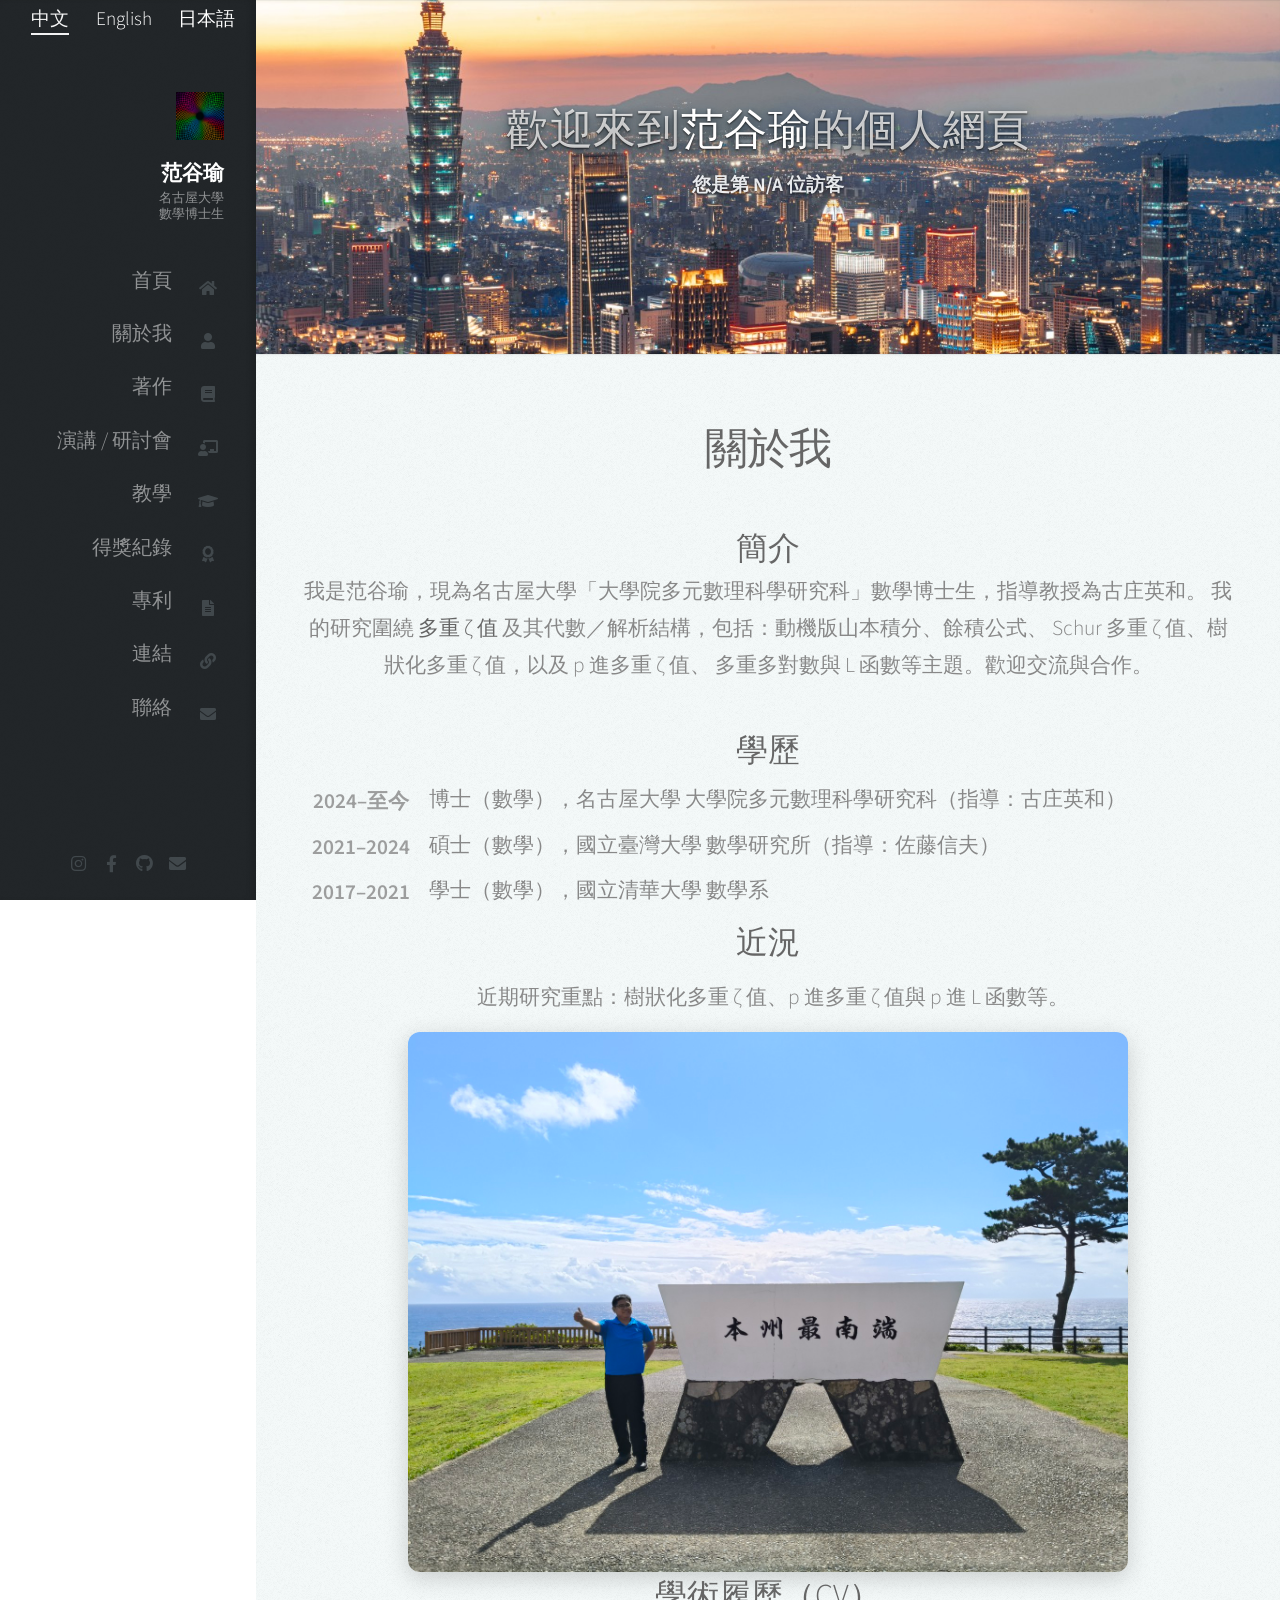
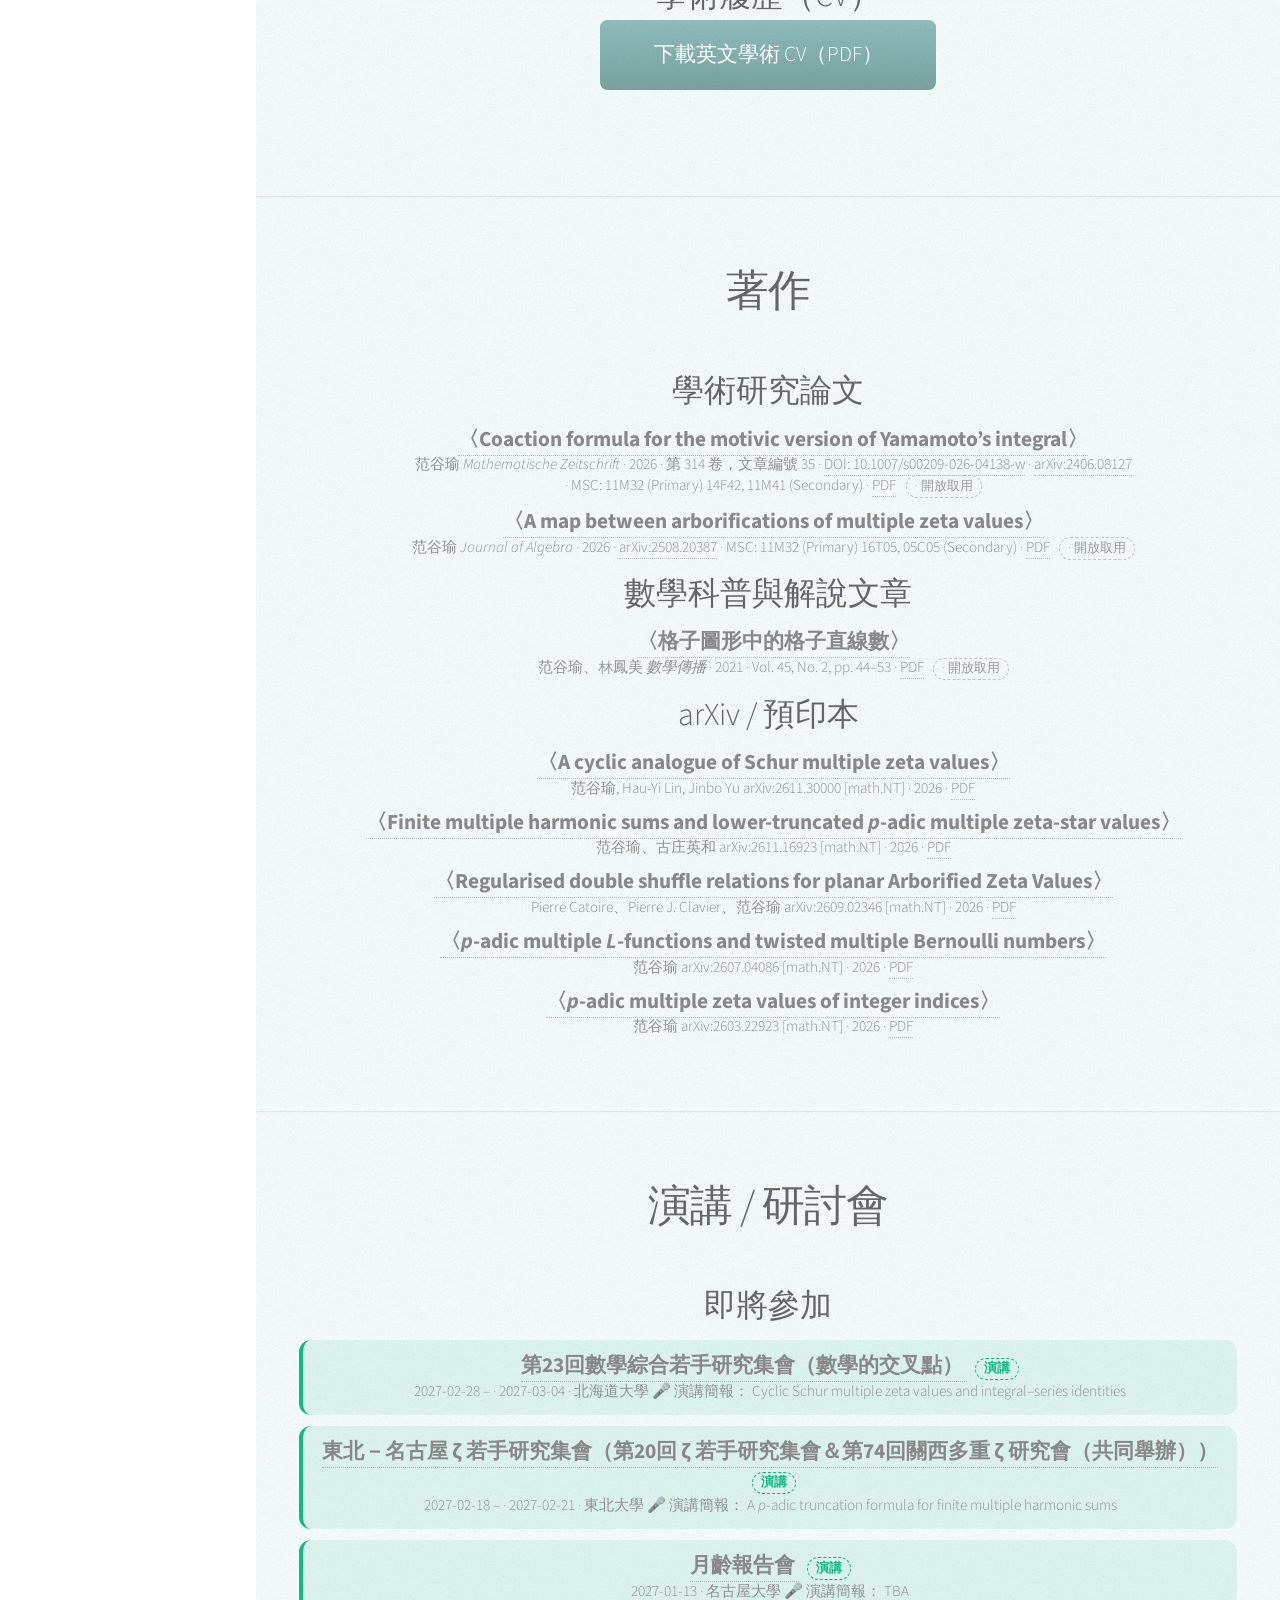
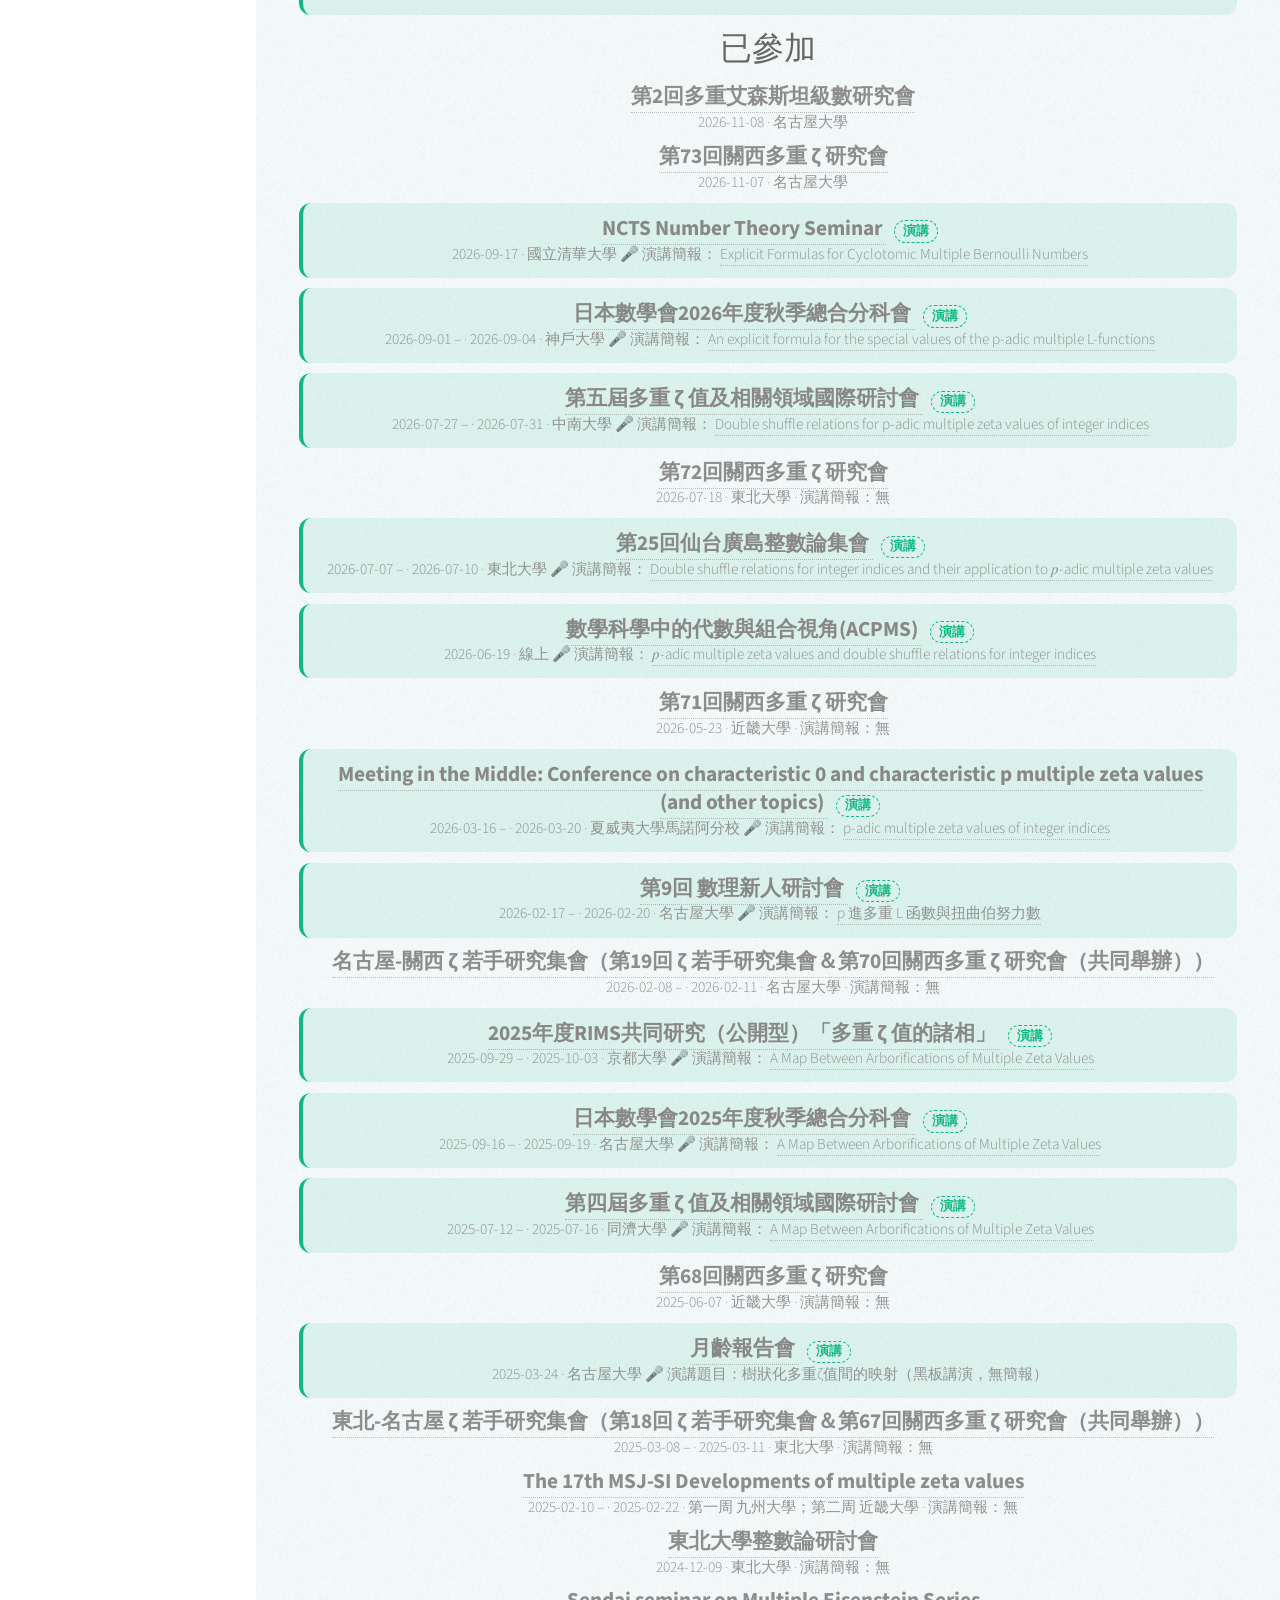
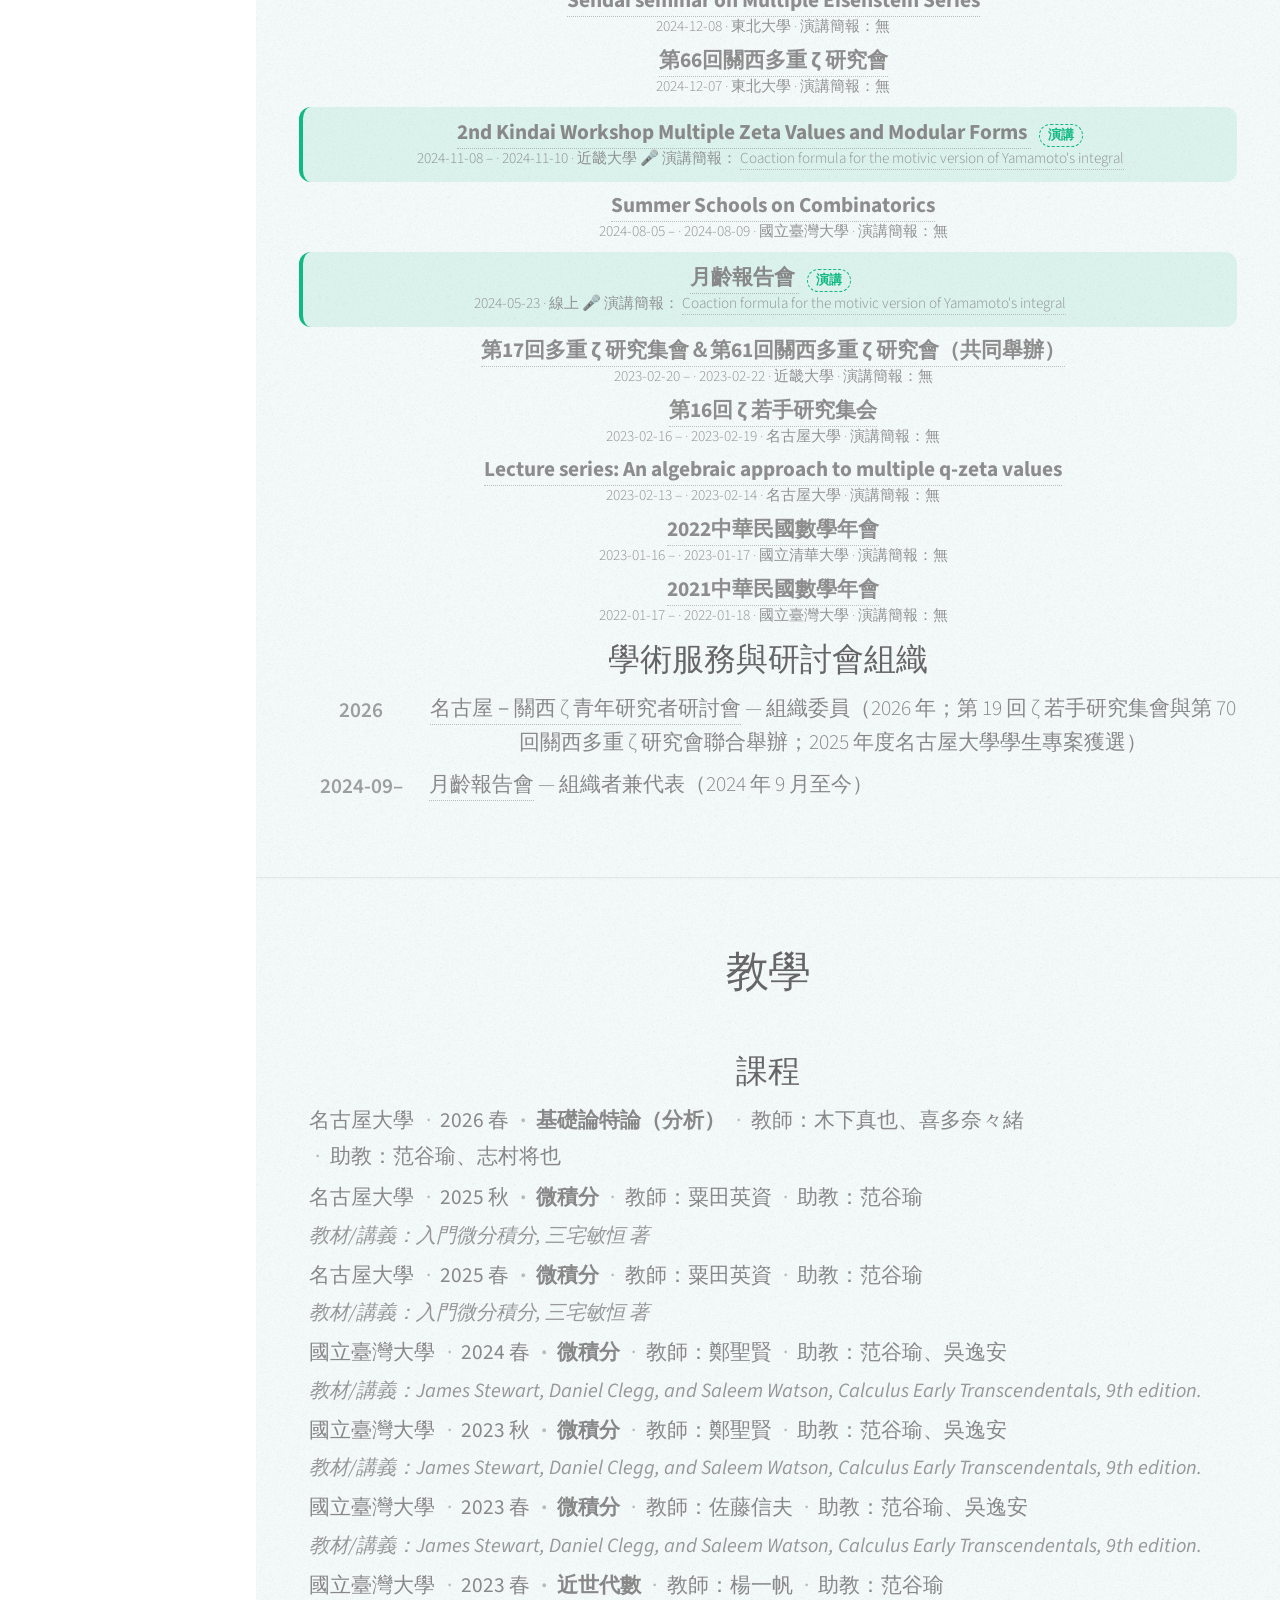
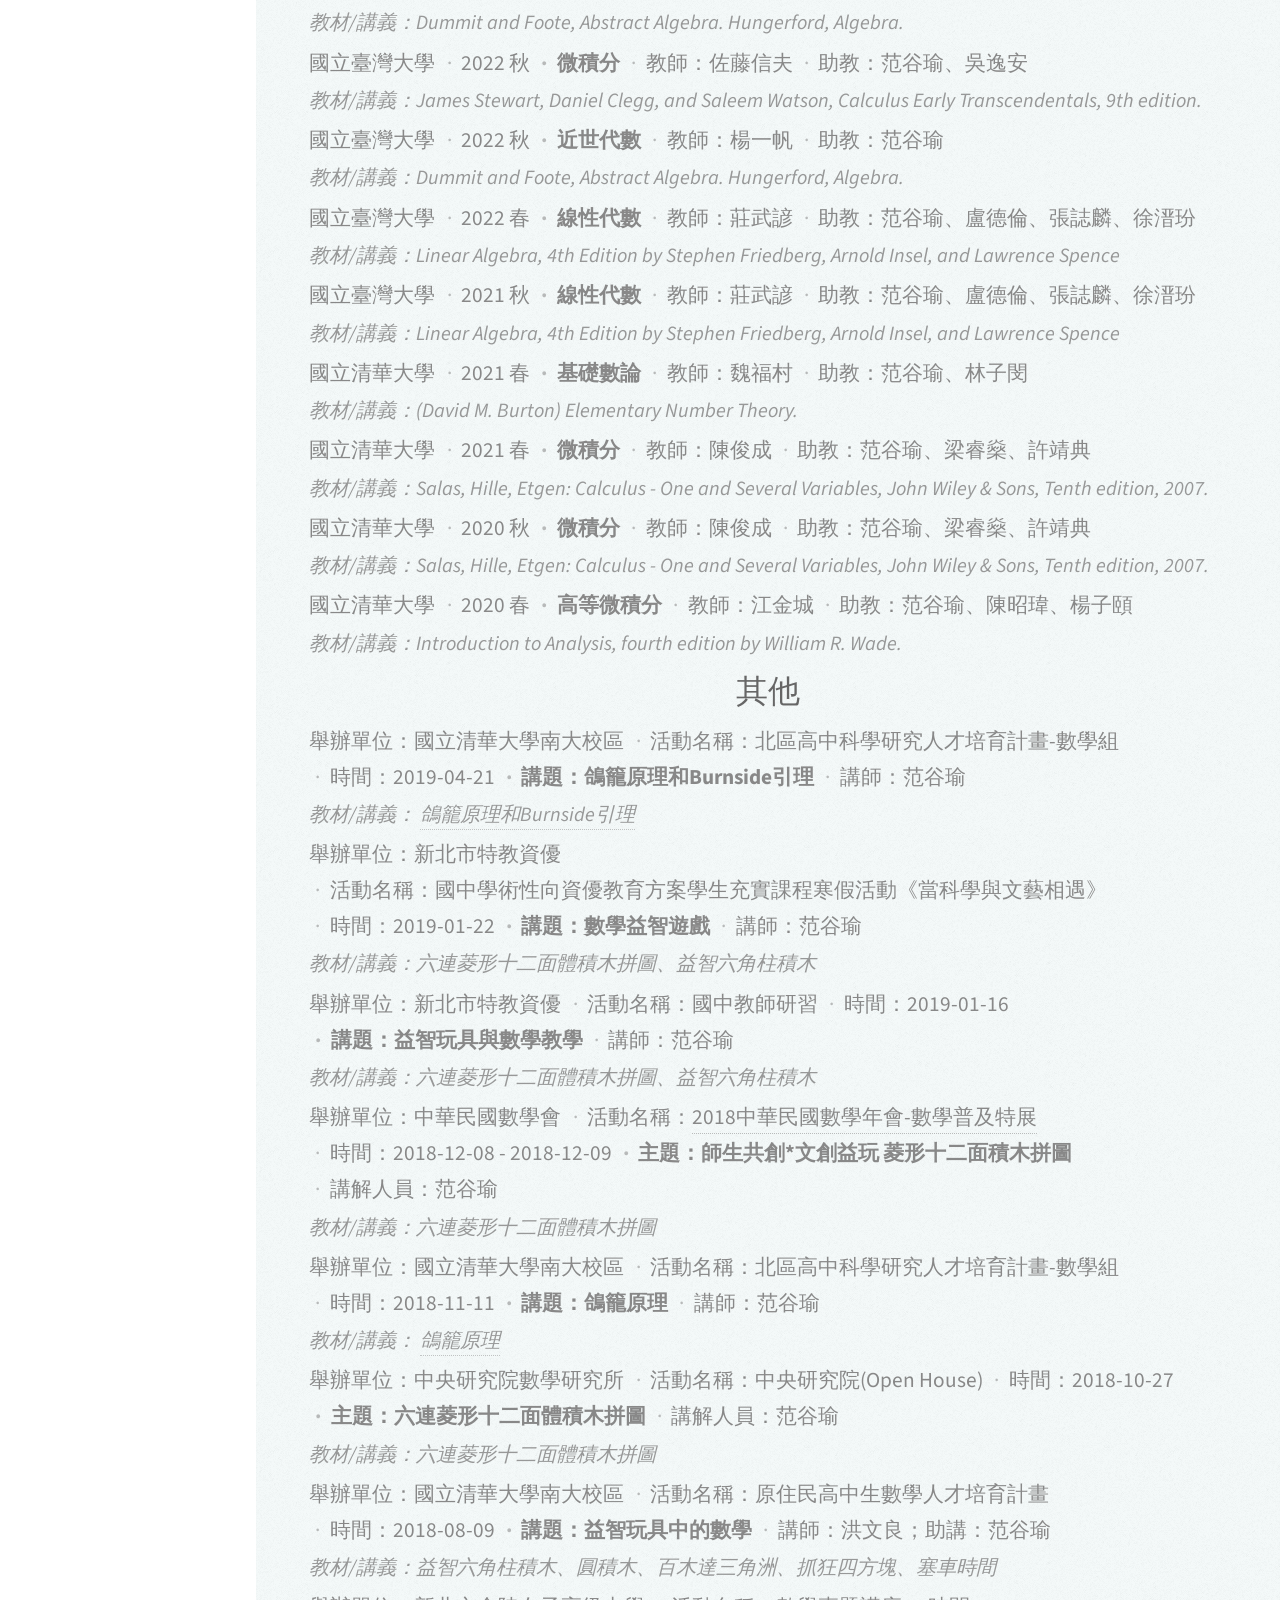
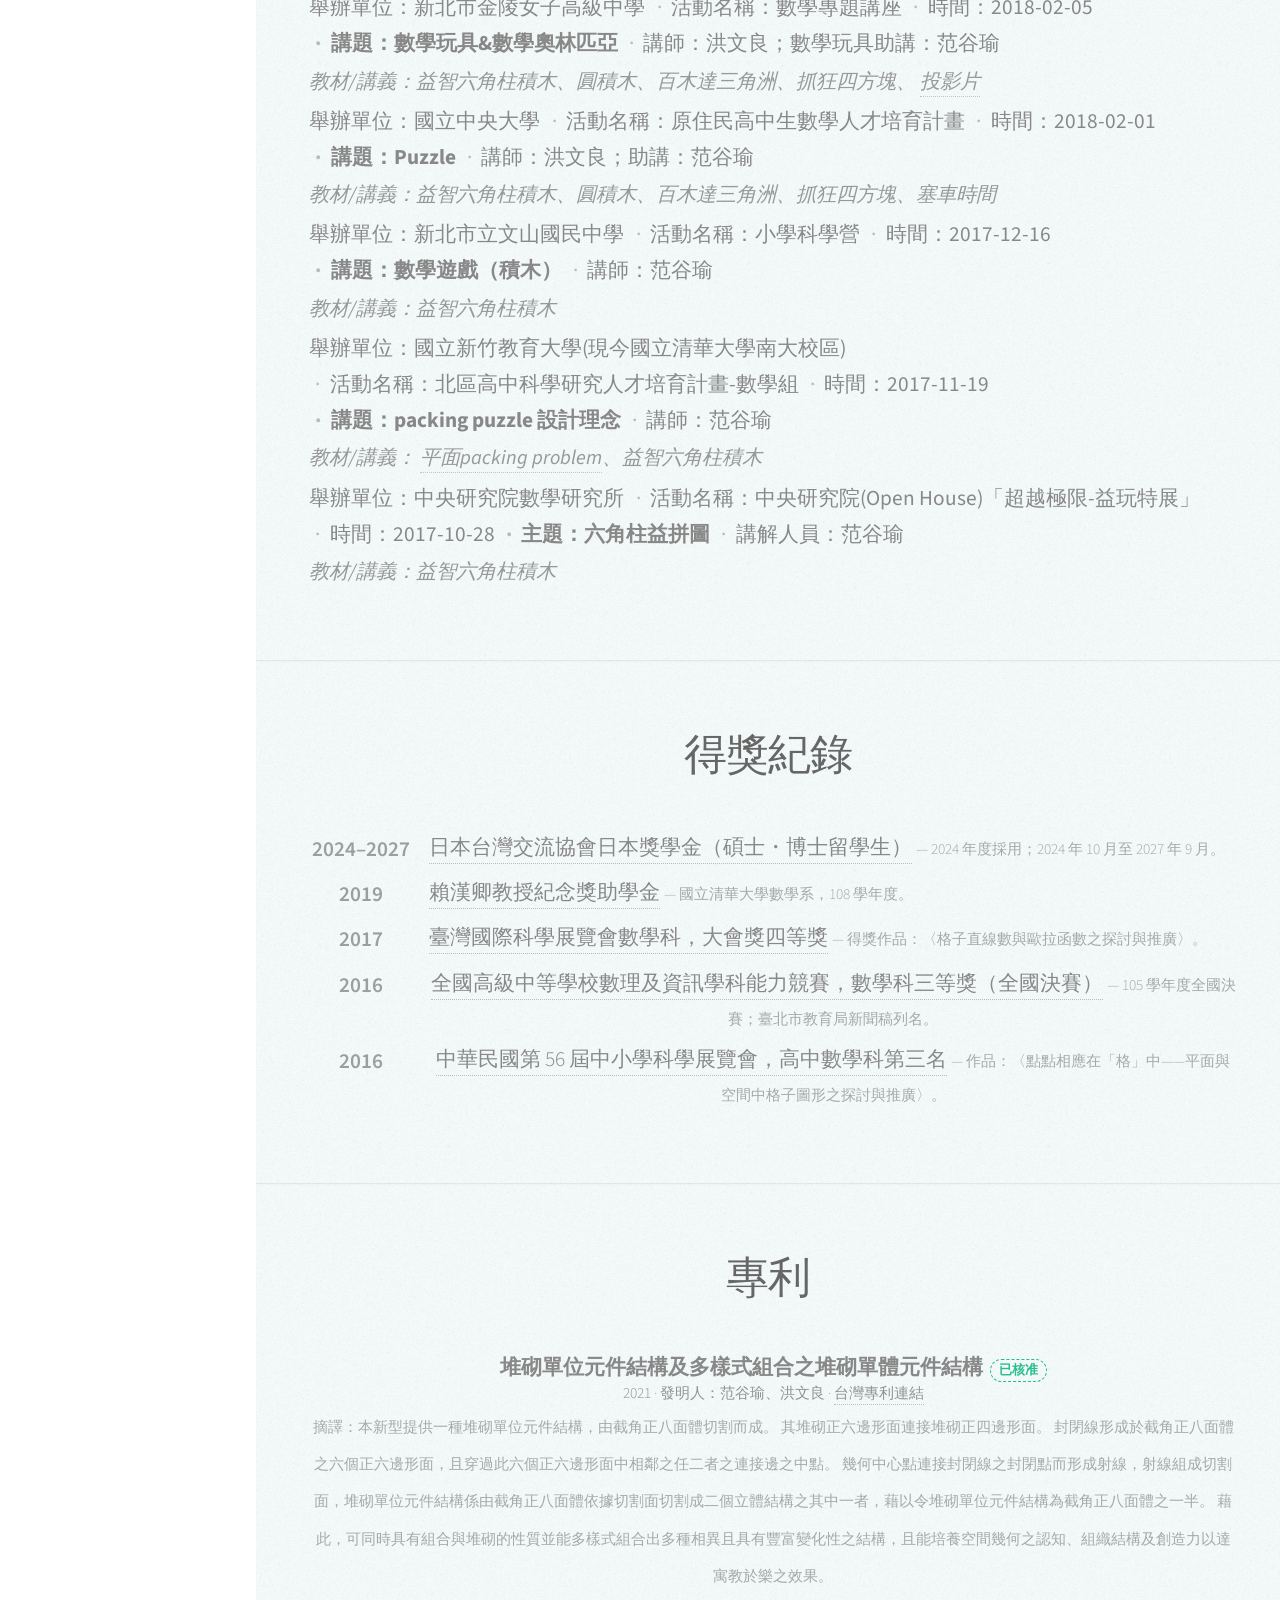
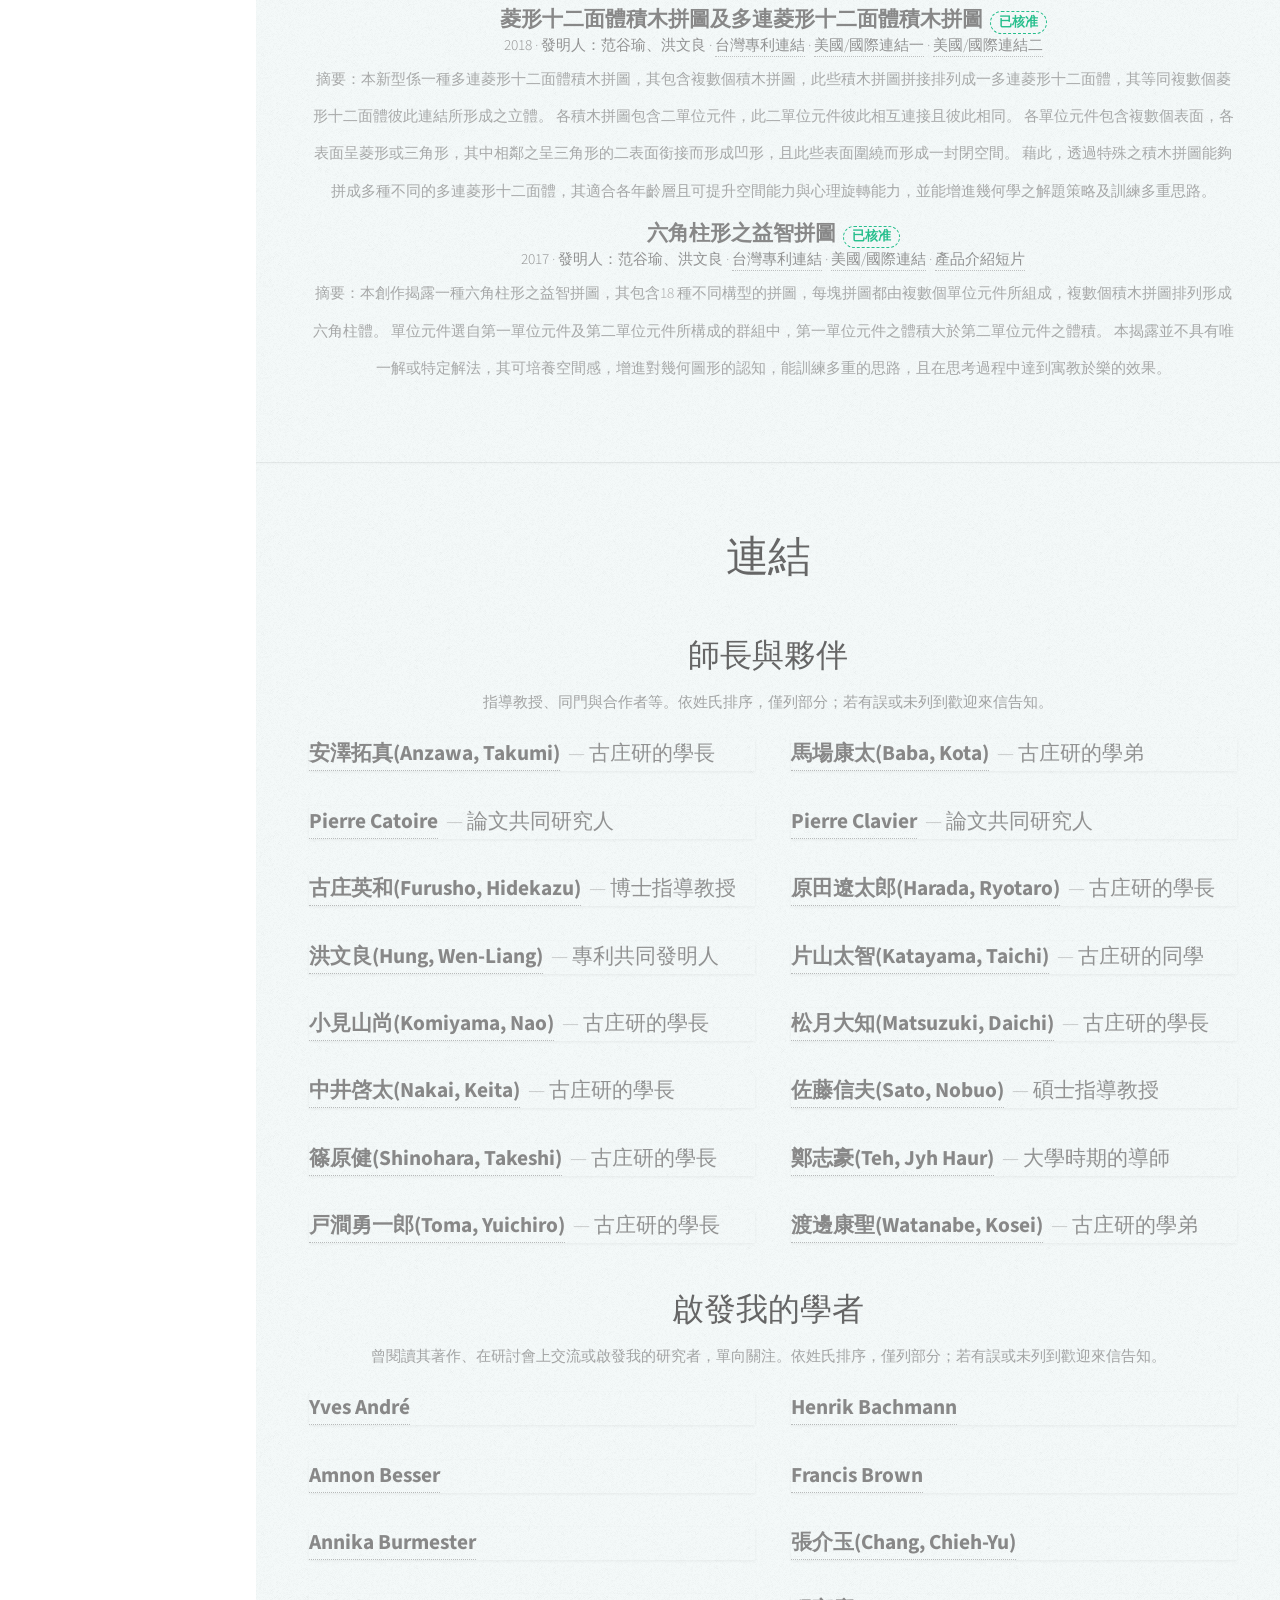
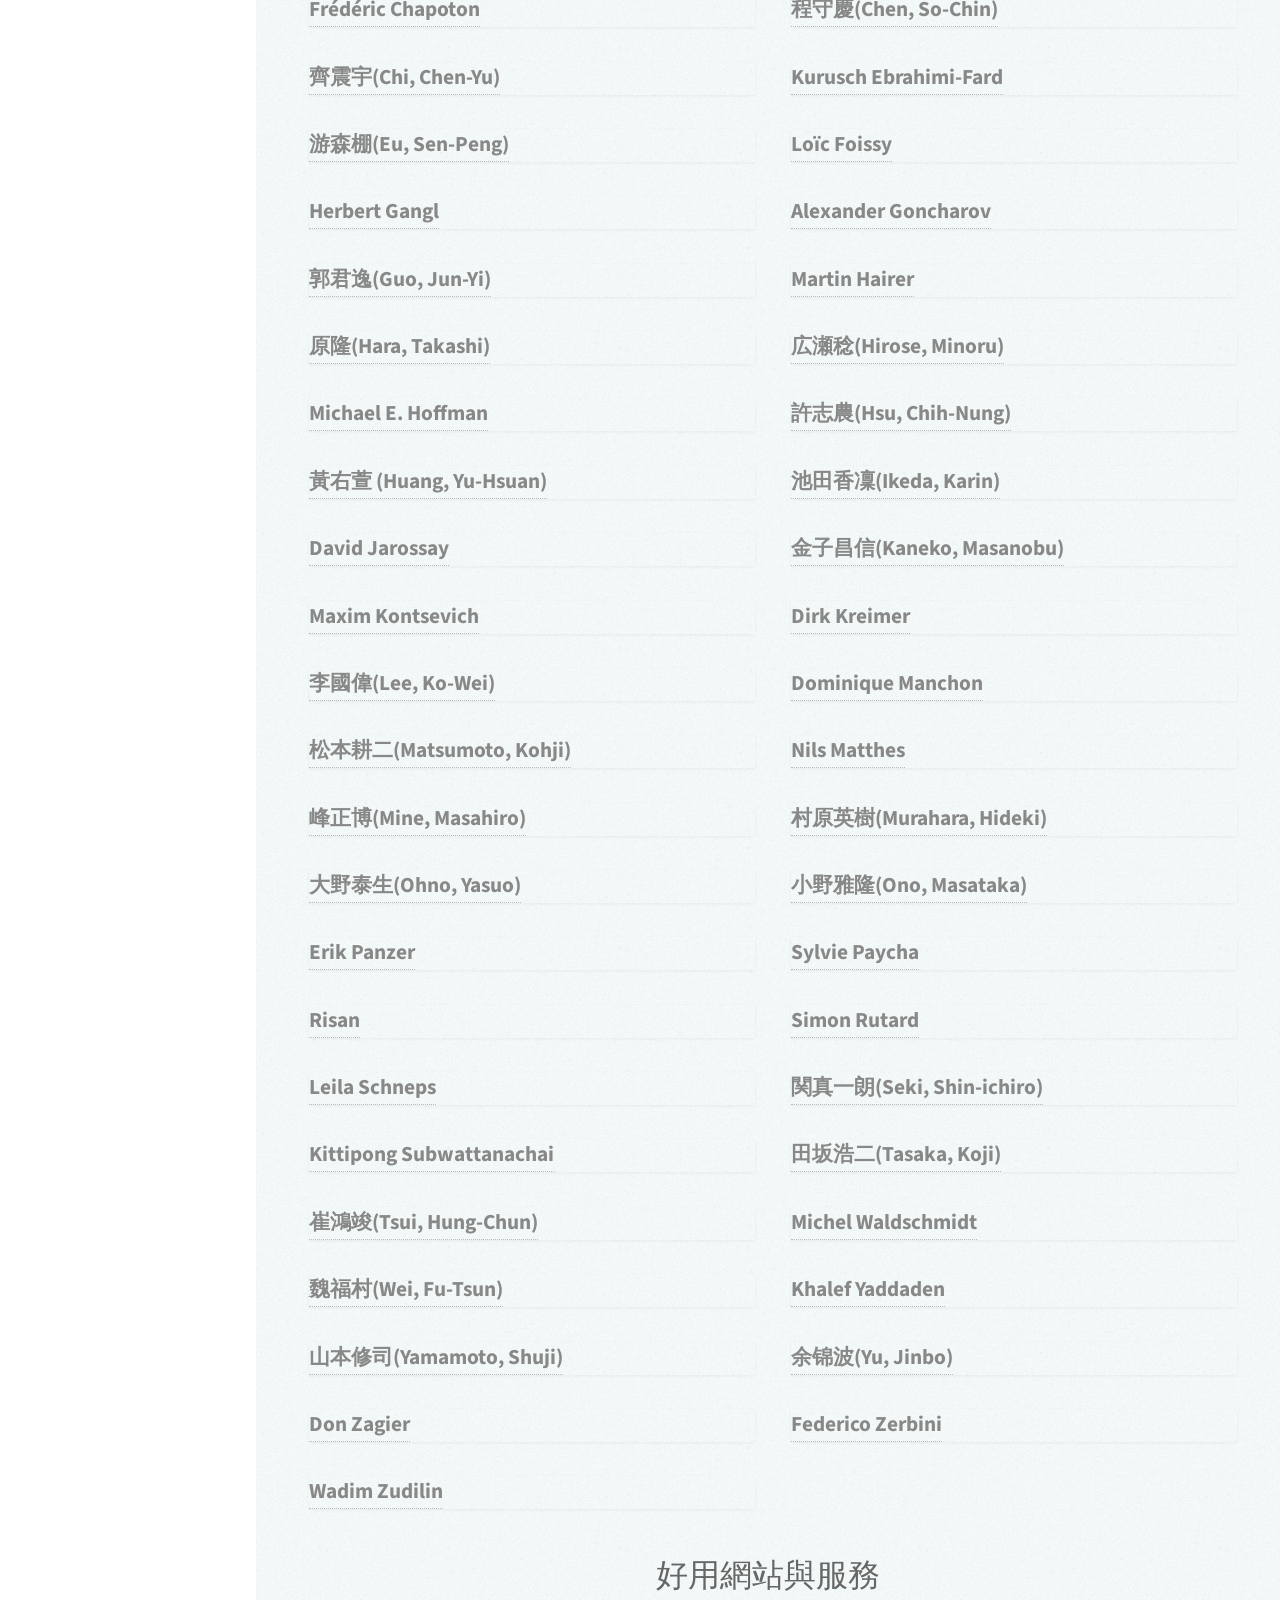
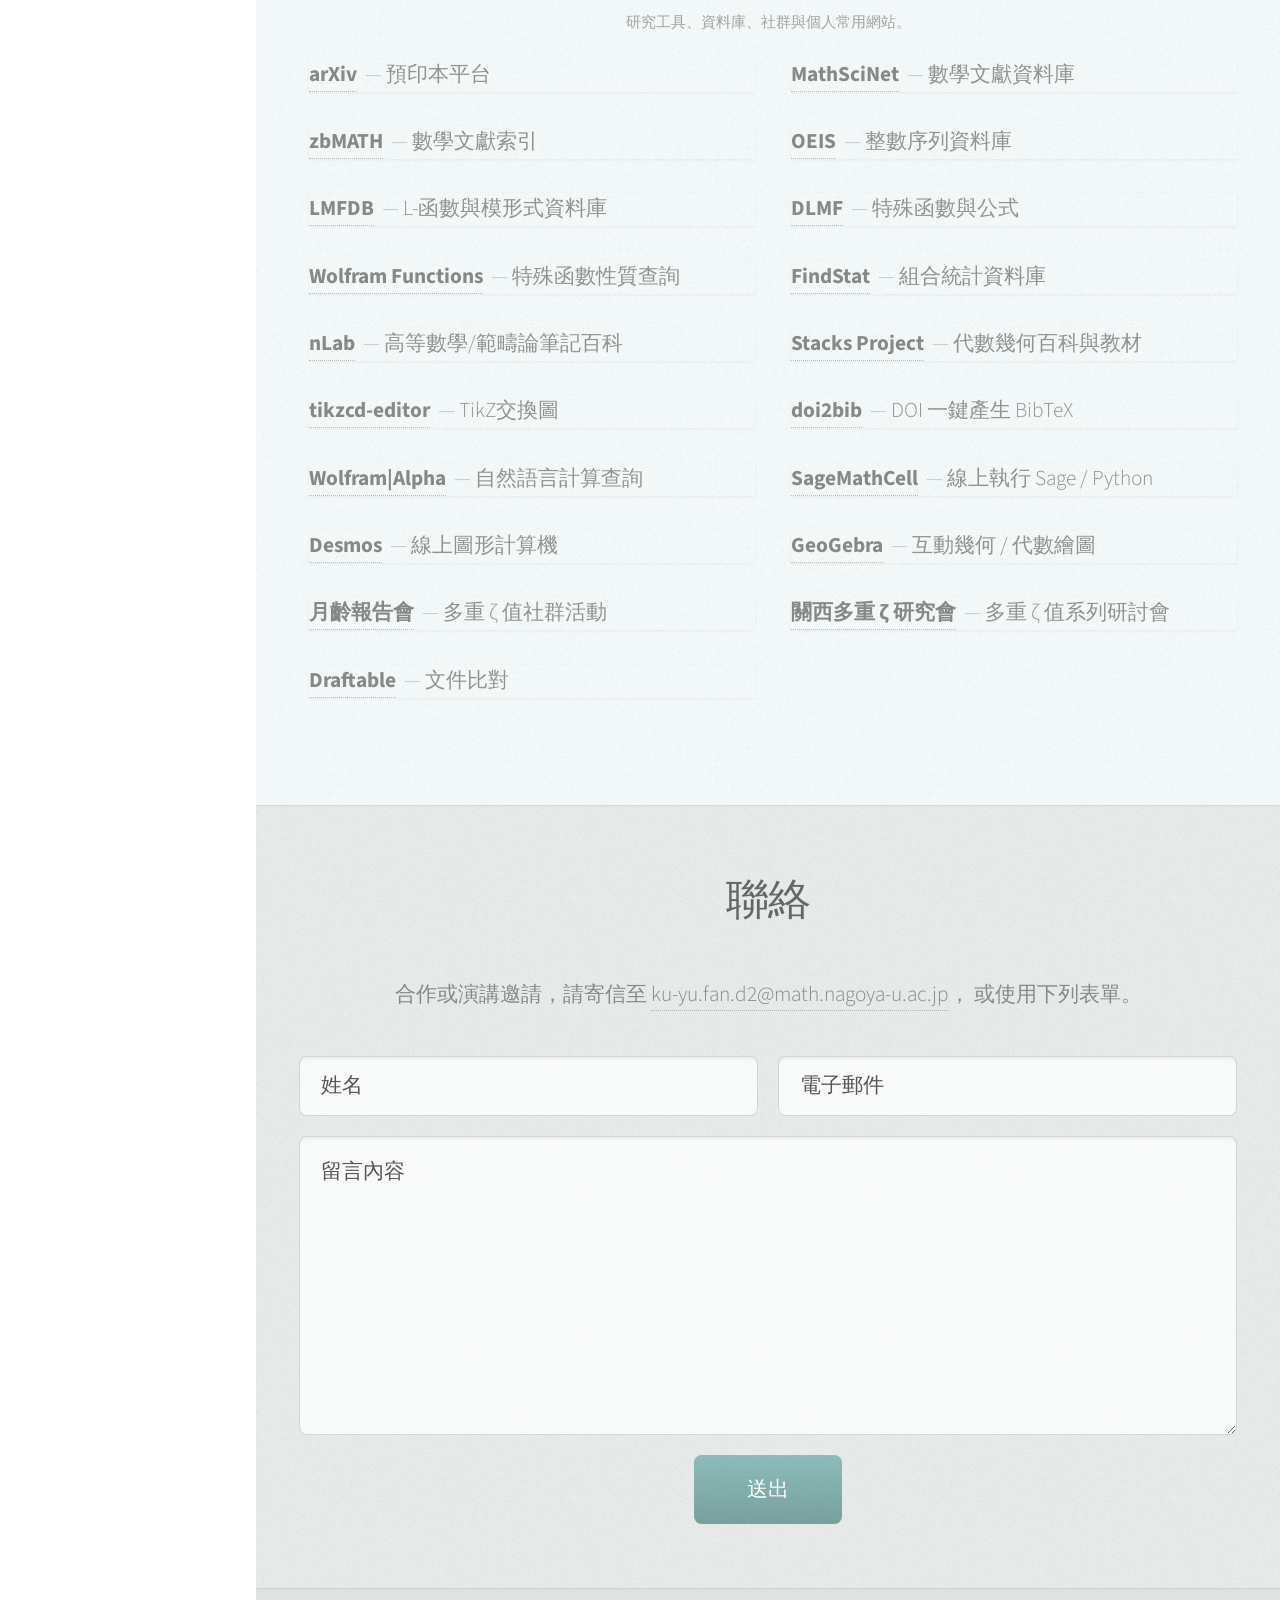
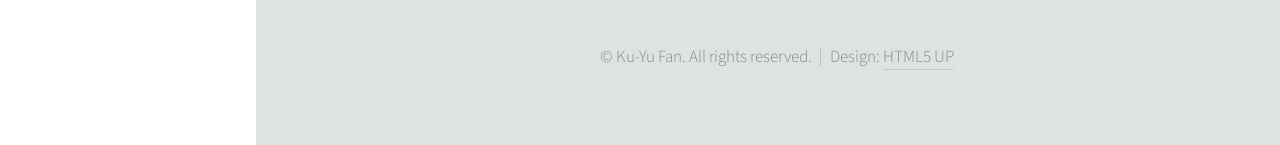
<file: zhHP.html>
<!DOCTYPE HTML>
<!--
	Prologue by HTML5 UP
	html5up.net | @ajlkn
	Free for personal and commercial use under the CCA 3.0 license (html5up.net/license)
-->
<html lang="zh-Hant">
	<head>
		<title>范谷瑜 | 個人網頁</title>
		<meta charset="utf-8" />
		<meta name="viewport" content="width=device-width, initial-scale=1" />
		<meta name="description" content="范谷瑜（名古屋大學數學博士生）。研究主題：多重 ζ 值、動機版山本積分、餘積公式、樹狀化多重 ζ 值、p 進多重多對數與 L 函數等。"/>
		<!-- Favicon / App icons -->
        <link rel="icon" type="image/jpeg" sizes="32x32" href="images/avatar.jpg">
        <link rel="icon" type="image/jpeg" sizes="16x16" href="images/avatar.jpg">
        <link rel="apple-touch-icon" sizes="180x180" href="images/avatar.jpg">
		<link rel="stylesheet" href="assets/css/main.css" />
		<link rel="preload" as="image" href="images/hero.jpg">
<link rel="alternate" hreflang="zh-Hant" href="https://kuyufan.github.io/zhHP.html">
<link rel="alternate" hreflang="en"      href="https://kuyufan.github.io/enHP.html">
<link rel="alternate" hreflang="ja"      href="https://kuyufan.github.io/jaHP.html">
<link rel="alternate" hreflang="x-default" href="https://kuyufan.github.io/zhHP.html">
<link rel="canonical" href="https://kuyufan.github.io/zhHP.html">
<meta property="og:type" content="website">
<meta property="og:title" content="范谷瑜 | 個人網站">
<meta property="og:description" content="范谷瑜，名古屋大學數學博士生。研究興趣包含多重 ζ 值、山本積分的動機版本、餘積公式、樹形化、p 進多重多對數與 L 函數等。">
<meta property="og:image" content="https://kuyufan.github.io/images/avatar.jpg">
<meta property="og:url" content="https://kuyufan.github.io/zhHP.html">
<meta property="og:locale" content="zh_TW">
<meta property="og:locale:alternate" content="en_US">
<meta property="og:locale:alternate" content="ja_JP">
<meta name="twitter:card" content="summary_large_image">
<style>
/* 語言切換 */
#language-switch { display:flex; justify-content:center; gap:1rem; padding:0; margin:0 0 1rem 0; list-style:none; }
#language-switch li a { color:white; font-size:1.2rem; text-decoration:none; }
#language-switch li a:hover { text-decoration:underline; }

/* 二層選單：基礎行為 */
#nav ul ul.sub { display:none; margin:0.25rem 0 0.75rem 2rem; }
#nav li.has-sub.open > ul.sub { display:block; }

/* 去掉箭頭，避免擠壓對齊 */
#nav li.has-sub > a::after { content:none !important; display:none !important; }

/* 頂層選單：字體放大、高度增加 */
#nav > ul > li > a {
  font-size:1.6rem !important;   /* 你要更大可改 1.4 或回 1.6 */
  padding-top:0.9rem;
  padding-bottom:0.9rem;
  line-height:1.2;
}

/* 固定左側圖示大小，避免跟著文字變形 */
#nav > ul > li > a > span.icon:before {
  font-size:1.0rem !important;
  top:0.05rem;
}

/* 次層選單：字小一點、上下更貼合、再縮一點縮排 */
#nav ul ul.sub a {
  font-size:0.95rem !important;
  padding-top:0.45rem;
  padding-bottom:0.45rem;
  line-height:1.25;
  padding-left:3.0rem;
}

/* 打開中的父選單做點強調（可留可刪） */
#nav li.has-sub.open > a { font-weight:600; opacity:1; }
/* About > 近況：簡潔列表樣式 */
.news-list { list-style: none; margin: 0.75rem 0 0; padding: 0; }
.news-list li { margin: 0.4rem 0; }
.news-list li time { font-weight: 600; margin-right: 0.5rem; white-space: nowrap; }
/* Prime congratulations share the visitor count's font size and visual style. */
#top .visit-prime { display: block; }
#top .visit-prime[hidden] { display: none !important; }
/* Hero 訪客計數外觀 */
.visit { margin-top: 0.8rem; font-size: 1.2rem; opacity: 0.9; }
/* 關於我：學歷時間軸、淡字 */
.edu { list-style:none; margin:0; padding:0; }
.edu li { display:flex; gap:1rem; margin:.5rem 0; }
.edu-year { width:6.5rem; font-weight:600; opacity:.8; flex-shrink:0; }
.edu-body { line-height:1.6; }

.muted { opacity:.7; font-size:.95rem; }
/* 著作 */
.pub-compact { list-style: none; margin: .6rem 0 0; padding: 0; }
.pub-compact li { margin: .65rem 0; }

/* 標題直接當連結 */
.pub-compact .pub-title { font-weight: 700; line-height: 1.35; }
.pub-compact .pub-title a { text-decoration: none; }
.pub-compact .pub-title a:hover { text-decoration: underline; }

/* 第二行（作者 + 期刊/年份/卷期頁/DOI/arXiv…） */
.pub-compact .pub-meta { opacity: .9; font-size: .95rem; line-height: 1.35; }

/* 作者後面的區塊用「·」自動分隔 */
.pub-compact .rest span::before { content: " · "; opacity: .7; }
.pub-compact .rest span:first-child::before { content: ""; } /* 第一個不要點 */

/* 常見欄位細節 */
.pub-compact i { font-style: italic; }          /* 期刊名斜體 */
.pub-compact .kv { white-space: nowrap; }       /* 避免 DOI/頁碼被換行拆斷 */
.badge { display:inline-block; margin-left:.4rem; padding:.1rem .5rem;
  border:1px dashed #bdbdbd; border-radius:9999px; font-size:.8rem; opacity:.9; }
/* Talks – compact two-line layout */
.talks { list-style:none; margin:.6rem 0 0; padding:0; }
.talks li { margin:.65rem 0; }
.talk-title { font-weight:700; line-height:1.35; }
.talk-title a { text-decoration:none; }
.talk-title a:hover { text-decoration:underline; }
.talk-meta { opacity:.9; font-size:.95rem; line-height:1.35; }
.talk-meta .rest span::before { content:" · "; opacity:.7; }
.talk-meta .rest span:first-child::before { content:""; } /* 第一個不要分隔點 */
.talk-meta time, .talk-meta .kv { white-space:nowrap; }   /* 日期/短欄位不換行 */

/* 可選：不同性質的標籤 */
.badge.invited{ border-color:#6366f1; color:#6366f1; }
.badge.poster { border-color:#0ea5e9; color:#0ea5e9; }
.badge.online { border-color:#6b7280; color:#6b7280; }

/* 教學 */
.teach-compact, .teach-other { list-style:none; margin:.6rem 0 0; padding:0; }
.teach-compact li, .teach-other li { margin:.55rem 0; }

/* 第一行：一排顯示（學校/年季/課名/教師/助教… 或 其他的主辦/活動/時間/講題/講師…） */
.teach-compact .rowx,
.teach-other  .rowx{
  display:flex;
  flex-wrap:wrap;
  align-items:baseline;
  gap:.25rem .35rem;
  line-height:1.5;
  text-align:left !important;     /* 關掉主題裡的左右對齊 */
  word-spacing:normal !important;
  letter-spacing:normal;
}

/* 只有課名/講題加粗，其他資訊一般字重 */
.teach-compact .rowx .cell,
.teach-other  .rowx .cell{ font-weight:400; }
.teach-compact .rowx .course,
.teach-other  .rowx .topic { font-weight:700; }

/* 第一行欄位之間加「·」，但教材那一行不要加 */
.teach-compact .rowx .cell:not(.material) + .cell:not(.material)::before,
.teach-other  .rowx .cell:not(.material) + .cell:not(.material)::before{
  content:" · ";
  opacity:.55;
  margin:0 .35rem;
}

/* 第二行：教材/講義——固定換到下一整行、靠左、稍微小一點 */
.teach-compact .rowx .material,
.teach-other  .rowx .material{
  flex-basis:100%;
  margin-top:.15rem;
  font-style:italic;
  opacity:.85;
  font-size:.95em;                 /* ← 字體稍微小一點；想更小可調 .9em */
  text-align:left !important;
  word-spacing:normal !important;
}

/* 書名斜體 */
.rowx .book{ font-style:italic; }
/* 專利與網誌 */
.pat-compact, .blog-compact { list-style:none; margin:.6rem 0 0; padding:0; }
.pat-compact li, .blog-compact li { margin:.65rem 0; }

.pat-title { font-weight:700; line-height:1.35; }
.pat-meta  { opacity:.9; font-size:.95rem; line-height:1.35; }
.pat-meta .rest span::before { content:" · "; opacity:.7; }
.pat-meta .rest span:first-child::before { content:""; }
.pat-links a { text-decoration:none; }
.pat-links a:hover { text-decoration:underline; }
.pat-compact p { margin:.35rem 0 0; }   /* 摘要與主體距離 */

.badge.pat-approved { border-color:#10b981; color:#10b981; } /* 已核准 */
.badge.pat-pending  { border-color:#f59e0b; color:#f59e0b; } /* 審中/申請中 */
/* Links – compact list (名字 + 說明) */
.note { margin:.25rem 0 .6rem; opacity:.75; font-size:.95rem; }

.links-compact { list-style:none; margin:.6rem 0 1rem; padding:0; }
.links-compact li { margin:.55rem 0; }

.links-compact .item{
  display:flex; flex-wrap:wrap; align-items:baseline;
  gap:.35rem .5rem; line-height:1.5;
}
.links-compact .name{
  font-weight:700; text-decoration:none;
}
.links-compact .name:hover{ text-decoration:underline; }
.links-compact .desc{ opacity:.9; }
.links-compact .desc::before{ content:"— "; opacity:.55; }

/* 桌機寬度做兩欄 */
@media (min-width:980px){
  .links-compact.two-col{
    display:grid; grid-template-columns:1fr 1fr; column-gap:1.6rem;
  }
  .links-compact.two-col li{ margin:.45rem 0; }
}
/* 只改首頁 hero (section#top)，直接顯示我的圖片 */
#top.one.dark.cover {
  background: url('images/hero.jpg') center center / cover no-repeat !important;
}

/* 有些主題會用偽元素加暗色/細紋疊層，順手關掉（若沒有則不影響） */
#top.one.dark.cover::before,
#top.one.dark.cover::after {
  background: none !important;
  box-shadow: none !important;
}
/* HERO 文字：去描邊，靠色彩與柔光提升可讀性 */
#top h2.alt{
  color:#f9fafb;
  font-weight:500;
  letter-spacing:.015em;
  line-height:1.12;
  -webkit-text-stroke:0;
  text-shadow:
    0 1px 2px rgba(0,0,0,.70),
    0 3px 8px rgba(0,0,0,.55),
    0 12px 28px rgba(0,0,0,.35),
    0 0 1px rgba(255,255,255,.28),
    0 0 14px rgba(56,189,248,.25);
}

/* 讓 <strong>（你的名字）跟其他字同樣粗細 */
#top h2.alt strong{
  font-weight:inherit;
  color:#fff;
}

/* 訪客數：小一點的暗暈即可 */
#top .visit{
  color:#f8fafc;
  font-weight:650;
  -webkit-text-stroke:0;
  text-shadow:
    0 1px 3px rgba(0,0,0,.70),
    0 6px 18px rgba(0,0,0,.45);
}
/* 語言切換：先關掉主題在 <a> 上畫的邊框 */
#language-switch a { border-bottom: 0 !important; }
#language-switch a[aria-current="page"]{
  border-bottom: 2px solid currentColor !important;
  text-decoration: none !important;
  opacity: .95;
  pointer-events: none;
}
/* 有演講（.talk 裡面含有連結）的條目：整塊高亮 + 左側色條 */
.talks li:is(:has(.talk a), [data-talk="true"]){
  background: rgba(16,185,129,.10);     /* 淡綠底 */
  border-left: 4px solid #10b981;       /* 左側色條（emerald-500） */
  padding: .75rem 1rem .85rem;
  border-radius: .75rem;
}

/* 標題後自動加一個「演講」徽章 */
.talks li:is(:has(.talk a), [data-talk="true"]) .talk-title::after{
  content: "演講";
  display: inline-block;
  margin-left: .5rem;
  padding: .1rem .5rem;
  border: 1px dashed #10b981;
  border-radius: 9999px;
  font-size: .8rem;
  color: #10b981;
}

/* 在「演講：」欄位前加麥克風小圖示 */
.talks li:is(:has(.talk a), [data-talk="true"]) .talk-meta .talk::before{
  content: "🎤 ";
}

/* 沒有演講（沒有連結）的條目就保持原樣；可選：讓它們稍微淡一點 */
.talks li:not(:is(:has(.talk a), [data-talk="true"])) .talk-title { opacity:.95; }
.visually-hidden {
  position: absolute !important;
  width: 1px; height: 1px; padding: 0; margin: -1px;
  overflow: hidden; clip: rect(0,0,0,0); white-space: nowrap; border: 0;
}

/* 近況底部照片：自然比例 + 圓角裁切 */
.news-photo {
  margin: 1rem auto 0;
  display: block;
  max-width: 720px;          /* 需要多寬自己調 */
  overflow: hidden;          /* 超出圓角的部分裁掉 */
  border-radius: 12px;       /* 圓角大小 */
  box-shadow: 0 6px 24px rgba(0,0,0,.18);
}

.news-photo img {
  display: block;
  width: 100%;               /* 以寬度為基準縮放 */
  height: auto;              /* 保持原始長寬比 */
  image-orientation: from-image; /* 儘量尊重 EXIF 方向 */
}
</style>
	</head>
	<body class="is-preload">

		<!-- Header -->
			<div id="header">
				<!-- Language Switcher -->
<ul id="language-switch">
  <li><a href="zhHP.html" lang="zh-Hant" aria-current="page">中文</a></li>
  <li><a href="enHP.html" lang="en">English</a></li>
  <li><a href="jaHP.html" lang="ja">日本語</a></li>
</ul>
				<div class="top">

					<!-- Logo -->
						<div id="logo">
							<span class="image avatar48"><img src="images/avatar.jpg" alt="范谷瑜個人頭像" width="48" height="48" loading="lazy" decoding="async"/></span>
							<h1 id="title">范谷瑜</h1>
							<p>名古屋大學<br>數學博士生</p>
						</div>

					<!-- Nav -->
<nav id="nav" role="navigation" aria-label="Primary">
  <ul>
    <li><a href="#top" class="scrolly"><span class="icon solid fa-home">首頁</span></a></li>

    <li class="has-sub">
      <a href="#about" class="scrolly"><span class="icon solid fa-user">關於我</span></a>
      <ul class="sub">
        <li><a href="#bio" class="scrolly">簡介</a></li>
        <li><a href="#education" class="scrolly">學歷</a></li>
		<li><a href="#news" class="scrolly">近況</a></li>
        <li><a href="#cv" class="scrolly">CV</a></li>
      </ul>
    </li>

    <li class="has-sub">
      <a href="#pubs" class="scrolly"><span class="icon solid fa-book">著作</span></a>
      <ul class="sub">
        <li><a href="#pubs-published" class="scrolly">研究論文</a></li>
        <li><a href="#pubs-expository" class="scrolly">科普與解說</a></li>
        <li><a href="#pubs-arxiv" class="scrolly">arXiv / 預印本</a></li>
      </ul>
    </li>

    <li class="has-sub">
      <a href="#talks" class="scrolly"><span class="icon solid fa-chalkboard-teacher">演講 / 研討會</span></a>
      <ul class="sub">
        <li><a href="#talks-upcoming" class="scrolly">即將參加</a></li>
        <li><a href="#talks-past" class="scrolly">已參加</a></li>
              <li><a href="#service" class="scrolly">學術服務與研討會組織</a></li>
      </ul>
    </li>

<li class="has-sub">
  <a href="#teaching" class="scrolly"><span class="icon solid fa-graduation-cap">教學</span></a>
  <ul class="sub">
    <li><a href="#courses" class="scrolly">課程</a></li>
    <li><a href="#teaching-others" class="scrolly">其他</a></li>
  </ul>
</li>

<li><a href="#awards" class="scrolly"><span class="icon solid fa-award">得獎紀錄</span></a></li>
<li>
  <a href="#patents" class="scrolly"><span class="icon solid fa-file-alt">專利</span></a>
</li>
<!--
<li class="has-sub">
  <a href="#blog" class="scrolly"><span class="icon solid fa-book-open">網誌</span></a>
  <ul class="sub">
    <li><a href="#blog-edu" class="scrolly">數學教育</a></li>
    <li><a href="#blog-contest" class="scrolly">數學競賽</a></li>
    <li><a href="#blog-games" class="scrolly">數學遊戲</a></li>
  </ul>
</li>
-->
<li class="has-sub">
  <a href="#links" class="scrolly"><span class="icon solid fa-link">連結</span></a>
  <ul class="sub">
    <li><a href="#links-mentors" class="scrolly">師長與夥伴</a></li>
    <li><a href="#links-inspire" class="scrolly">啟發我的學者</a></li>
    <li><a href="#links-tools"   class="scrolly">好用網站與服務</a></li>
  </ul>
</li>    
    <li><a href="#contact" class="scrolly"><span class="icon solid fa-envelope">聯絡</span></a></li>
  </ul>
</nav>

				</div>

				<div class="bottom">

					<!-- Social Icons -->
					        <!-- <ul id="language-switch">
						  <li><a href="zhHP.html">🇹🇼</a></li>
						  <li><a href="enHP.html">🇬🇧</a></li>
						  <li><a href="jaHP.html">🇯🇵</a></li>
						</ul> -->
<ul class="icons">
  <li><a href="https://www.instagram.com/kuyufan/" target="_blank" rel="noopener noreferrer" class="icon brands fa-instagram"><span class="label">Instagram</span></a></li>
  <li><a href="https://www.facebook.com/kuyu.fan.7" target="_blank" rel="noopener noreferrer" class="icon brands fa-facebook-f"><span class="label">Facebook</span></a></li>
  <li><a href="https://github.com/kuyufan" target="_blank" rel="noopener noreferrer" class="icon brands fa-github"><span class="label">GitHub</span></a></li>
  <li><a href="mailto:abc940605@gmail.com" class="icon solid fa-envelope"><span class="label">Email</span></a></li>
</ul>

				</div>

			</div>

		<!-- Main -->
			<div id="main">

				<!-- Intro -->
					<section id="top" class="one dark cover">
						<div class="container">

<header>
  <h2 class="alt">歡迎來到<strong>范谷瑜</strong>的個人網頁</h2>
  <p class="visit">您是第 <span id="visit-count">—</span> 位訪客<span id="prime-visit-message" class="visit-prime" hidden>恭喜你，<span id="prime-visit-number"></span>是一個質數</span></p>
</header>

						</div>
					</section>
<section id="about" class="two">
  <div class="container">
    <header><h2>關於我</h2></header>

    <!-- 簡介 -->
    <h3 id="bio">簡介</h3>
    <p>
      我是范谷瑜，現為名古屋大學「大學院多元數理科學研究科」數學博士生，指導教授為古庄英和。
      我的研究圍繞 <strong>多重 ζ 值</strong> 及其代數／解析結構，包括：動機版山本積分、餘積公式、
      Schur 多重 ζ 值、樹狀化多重 ζ 值，以及 p 進多重 ζ 值、 多重多對數與 L 函數等主題。歡迎交流與合作。
    </p>

    <!-- 學歷 -->
    <h3 id="education">學歷</h3>
    <ul class="edu">
      <li>
        <div class="edu-year">2024–至今</div>
        <div class="edu-body">博士（數學），名古屋大學 大學院多元數理科學研究科（指導：古庄英和）</div>
      </li>
      <li>
        <div class="edu-year">2021–2024</div>
        <div class="edu-body">碩士（數學），國立臺灣大學 數學研究所（指導：佐藤信夫）</div>
      </li>
      <li>
        <div class="edu-year">2017–2021</div>
        <div class="edu-body">學士（數學），國立清華大學 數學系</div>
      </li>
    </ul>

    <!-- 近況（你也可持續追加 <li> 條目） -->
    <h3 id="news">近況</h3>
    <ul class="news-list">
      <li> 近期研究重點：樹狀化多重 ζ 值、p 進多重 ζ 值與 p 進 L 函數等。</li>
    </ul>
    <figure id="news-photo" class="news-photo" aria-live="polite">
       <img id="news-photo-img"
       src="photo/000.jpg"
       alt="近況照片"
       loading="lazy"
       decoding="async">
	</figure>
    <!-- Static academic CV; regenerate files/CV_KuYuFan.pdf whenever website data changes. -->
    <h3 id="cv">學術履歷（CV）</h3>
    <p><a href="files/CV_KuYuFan.pdf" class="button" download="Ku-Yu_Fan_Academic_CV.pdf">下載英文學術 CV（PDF）</a></p>
  </div>
</section>
				
<section id="pubs" class="two">
  <div class="container">
    <header><h2>著作</h2></header>

    <!-- 已刊登 -->
    <h3 id="pubs-published">學術研究論文</h3>
    <ul class="pub-compact">
	  <!-- 模板
      <li>
        <div class="pub-title">
          <a href="https://doi.org/10.xxxx/xxxxx" target="_blank" rel="noopener noreferrer">
            〈論文標題（中文或英文）〉
          </a>
        </div>
        <div class="pub-meta">
          <span class="authors">范谷瑜, 合著者A, 合著者B</span>
          <span class="rest">
            <span class="venue"><i>Journal Name</i></span>
            <span class="year">2024</span>
            <span class="kv">Vol. XXX, No. X, pp. XX–XX</span>
            <span class="kv"><a href="https://doi.org/10.xxxx/xxxxx" target="_blank" rel="noopener noreferrer">DOI:10.xxxx/xxxxx</a></span>
            <span class="kv"><a href="https://arxiv.org/abs/2508.xxxxx" target="_blank" rel="noopener noreferrer">arXiv:2508.xxxxx</a></span>
            <span class="kv">MSC: 11M32, 14Fxx</span>
            <span class="kv"><a href="https://mathscinet.ams.org/mathscinet-getitem?mr=XXXXXX" target="_blank" rel="noopener noreferrer">MRXXXXXX</a></span>
            <span class="kv"><a href="https://github.com/yourrepo" target="_blank" rel="noopener noreferrer">Code</a></span>
            <span class="kv"><a href="https://osf.io/xyz" target="_blank" rel="noopener noreferrer">Data</a></span>
            <span class="badge">Open Access</span>
          </span>
        </div>
      </li>
	  -->
      
	  
      <li>
        <div class="pub-title">
          <a href="https://link.springer.com/article/10.1007/s00209-026-04138-w" target="_blank" rel="noopener noreferrer">
            〈Coaction formula for the motivic version of Yamamoto’s integral〉
          </a>
        </div>
        <div class="pub-meta">
          <span class="authors">范谷瑜</span>
          <span class="rest">
            <span class="venue"><i>Mathematische Zeitschrift</i></span>
            <span class="year">2026</span>
            <span class="kv">第 314 卷，文章編號 35</span>
            <span class="kv"><a href="https://doi.org/10.1007/s00209-026-04138-w" target="_blank" rel="noopener noreferrer">DOI: 10.1007/s00209-026-04138-w</a></span>
            <span class="kv"><a href="https://arxiv.org/abs/2406.08127" target="_blank" rel="noopener noreferrer">arXiv:2406.08127</a></span>
            <span class="kv">MSC: 11M32 (Primary) 14F42, 11M41 (Secondary)</span>
			<span class="kv"><a href="https://rdcu.be/zQ6Rj4HWBZWa" target="_blank" rel="noopener noreferrer">PDF</a></span>
            <span class="badge">開放取用</span>
          </span>
        </div>
      </li>
	  
      <li>
        <div class="pub-title">
          <a href="https://www.sciencedirect.com/science/article/pii/S002186932600339X?via%3Dihub" target="_blank" rel="noopener noreferrer">
            〈A map between arborifications of multiple zeta values〉
          </a>
        </div>
        <div class="pub-meta">
          <span class="authors">范谷瑜</span>
          <span class="rest">
            <span class="venue"><i>Journal of Algebra</i></span>
            <span class="year">2026</span>
            <span class="kv"><a href="https://arxiv.org/abs/2508.20387" target="_blank" rel="noopener noreferrer">arXiv:2508.20387</a></span>
            <span class="kv">MSC: 11M32 (Primary) 16T05, 05C05 (Secondary)</span>
			<span class="kv"><a href="https://www.sciencedirect.com/science/article/pii/S002186932600339X/pdfft?md5=8bf04e3fbec053603d946ce7d2629bd2&pid=1-s2.0-S002186932600339X-main.pdf" target="_blank" rel="noopener noreferrer">PDF</a></span>
            <span class="badge">開放取用</span>
          </span>
        </div>
      </li>
    </ul>

    <h3 id="pubs-expository">數學科普與解說文章</h3>
    <ul class="pub-compact">
      <li>
        <div class="pub-title">
          <a href="https://www.math.sinica.edu.tw/mathmedia/journals/4658" target="_blank" rel="noopener noreferrer">
            〈格子圖形中的格子直線數〉
          </a>
        </div>
        <div class="pub-meta">
          <span class="authors">范谷瑜、林鳳美</span>
          <span class="rest">
            <span class="venue"><i>數學傳播</i></span>
            <span class="year">2021</span>
            <span class="kv">Vol. 45, No. 2, pp. 44–53</span>
            <span class="kv"><a href="https://www.math.sinica.edu.tw/media/pdf/d452/45208.pdf" target="_blank" rel="noopener noreferrer">PDF</a></span>
            <span class="badge">開放取用</span>
          </span>
        </div>
      </li>
    </ul>


    <!-- arXiv / 預印本 -->
    <h3 id="pubs-arxiv">arXiv / 預印本</h3>
    <ul class="pub-compact">
	  <!-- 模板
      <li>
        <div class="pub-title">
          <a href="https://arxiv.org/abs/2508.xxxxx" target="_blank" rel="noopener noreferrer">
            〈論文標題〉
          </a>
        </div>
        <div class="pub-meta">
          <span class="authors">Pierre Catoire, Pierre J. Clavier, 范谷瑜</span>
          <span class="rest">
            <span class="kv">arXiv:2508.xxxxx [math.NT]</span>
            <span class="year">2025</span>
            <span class="kv"><a href="https://arxiv.org/pdf/2508.xxxxx" target="_blank" rel="noopener noreferrer">PDF</a></span>
          </span>
        </div>
      </li>
	  -->
      <li>
        <div class="pub-title">
          <a href="https://arxiv.org/abs/2611.30000" target="_blank" rel="noopener noreferrer">
            〈A cyclic analogue of Schur multiple zeta values〉
          </a>
        </div>
        <div class="pub-meta">
          <span class="authors">范谷瑜, Hau-Yi Lin, Jinbo Yu</span>
          <span class="rest">
            <span class="kv">arXiv:2611.30000 [math.NT]</span>
            <span class="year">2026</span>
            <span class="kv"><a href="https://arxiv.org/pdf/2611.30000" target="_blank" rel="noopener noreferrer">PDF</a></span>
          </span>
        </div>
      </li>
	        <li>
        <div class="pub-title">
          <a href="https://arxiv.org/abs/2611.16923" target="_blank" rel="noopener noreferrer">
            〈Finite multiple harmonic sums and lower-truncated <i>p</i>-adic multiple zeta-star values〉
          </a>
        </div>
        <div class="pub-meta">
          <span class="authors">范谷瑜、古庄英和</span>
          <span class="rest">
            <span class="kv">arXiv:2611.16923 [math.NT]</span>
            <span class="year">2026</span>
            <span class="kv"><a href="https://arxiv.org/pdf/2611.16923" target="_blank" rel="noopener noreferrer">PDF</a></span>
          </span>
        </div>
      </li>
      <li>
        <div class="pub-title">
          <a href="https://arxiv.org/abs/2609.02346" target="_blank" rel="noopener noreferrer">
            〈Regularised double shuffle relations for planar Arborified Zeta Values〉
          </a>
        </div>
        <div class="pub-meta">
          <span class="authors">Pierre Catoire、Pierre J. Clavier、范谷瑜</span>
          <span class="rest">
            <span class="kv">arXiv:2609.02346 [math.NT]</span>
            <span class="year">2026</span>
            <span class="kv"><a href="https://arxiv.org/pdf/2609.02346" target="_blank" rel="noopener noreferrer">PDF</a></span>
          </span>
        </div>
      </li>
	  
	  <li>
        <div class="pub-title">
          <a href="https://arxiv.org/abs/2607.04086" target="_blank" rel="noopener noreferrer">
            〈<i>p</i>-adic multiple <i>L</i>-functions and twisted multiple Bernoulli numbers〉
          </a>
        </div>
        <div class="pub-meta">
          <span class="authors">范谷瑜</span>
          <span class="rest">
            <span class="kv">arXiv:2607.04086 [math.NT]</span>
            <span class="year">2026</span>
            <span class="kv"><a href="https://arxiv.org/pdf/2607.04086" target="_blank" rel="noopener noreferrer">PDF</a></span>
          </span>
        </div>
      </li>
	  
	  <li>
        <div class="pub-title">
          <a href="https://arxiv.org/abs/2603.22923" target="_blank" rel="noopener noreferrer">
            〈<i>p</i>-adic multiple zeta values of integer indices〉
          </a>
        </div>
        <div class="pub-meta">
          <span class="authors">范谷瑜</span>
          <span class="rest">
            <span class="kv">arXiv:2603.22923 [math.NT]</span>
            <span class="year">2026</span>
            <span class="kv"><a href="https://arxiv.org/pdf/2603.22923" target="_blank" rel="noopener noreferrer">PDF</a></span>
          </span>
        </div>
      </li>
    </ul>

  </div>
</section>

<section id="talks" class="two">
  <div class="container">
    <header><h2>演講 / 研討會</h2></header>

    <!-- 即將參加 -->
    <h3 id="talks-upcoming">即將參加</h3>
    <ul class="talks">
      <!-- 模板
		
      <li>
        <div class="talk-title">
          <a href="研討會網站網址" target="_blank" rel="noopener noreferrer">
            研討會名稱
          </a>
        </div>
        <div class="talk-meta">
          <span class="rest">
            <span class="date"><time datetime="20xx-xx-xx">20xx-xx-xx</time></span> – <time datetime="20xx-xx-xx">20xx-xx-xx</time></span>
            <span class="place">地點</span>
            <span class="talk">演講簡報：
              <a href="files/slides/檔名.pdf" download>
                演講標題
              </a>
            </span>
          </span>
        </div>
      </li>

	  -->
	  
			
  
    
      

      
          <li data-talk="true">
        <div class="talk-title">
          <a href="https://www.math.sci.hokudai.ac.jp/~wakate/mcyr/2027/ja/index.html" target="_blank" rel="noopener noreferrer">
            第23回數學綜合若手研究集會（數學的交叉點）
          </a>
        </div>
        <div class="talk-meta">
          <span class="rest">
            <span class="date"><time datetime="2027-02-28">2027-02-28</time></span> – <span class="date"><time datetime="2027-03-04">2027-03-04</time></span>
            <span class="place">北海道大學</span>
            <span class="talk">演講簡報：
              <!-- Slides: files/slides/20270228.pdf --> Cyclic Schur multiple zeta values and integral–series identities
            </span>
          </span>
        </div>
      </li>

      <li data-talk="true">
        <div class="talk-title">
          <a href="https://sites.google.com/view/zetawakate20/" target="_blank" rel="noopener noreferrer">
            東北－名古屋 ζ 若手研究集會（第20回 ζ 若手研究集會＆第74回關西多重 ζ 研究會（共同舉辦））
          </a>
        </div>
        <div class="talk-meta">
          <span class="rest">
            <span class="date"><time datetime="2027-02-18">2027-02-18</time></span> – <span class="date"><time datetime="2027-02-21">2027-02-21</time></span>
            <span class="place">東北大學</span>
            <span class="talk">演講簡報：
              <!-- Slides: files/slides/20270218.pdf --> A <i>p</i>-adic truncation formula for finite multiple harmonic sums
            </span>
          </span>
        </div>
      </li>

      <li data-talk="true">
        <div class="talk-title">
          <a href="https://sites.google.com/view/monthly-meeting-mzv/" target="_blank" rel="noopener noreferrer">
            月齡報告會
          </a>
        </div>
        <div class="talk-meta">
          <span class="rest">
            <span class="date"><time datetime="2027-01-13">2027-01-13</time></span>
            <span class="place">名古屋大學</span>
            <span class="talk">演講簡報：
              <!-- Slides: files/slides/20270113.pdf --> TBA
            </span>
          </span>
        </div>
      </li>
    </ul>
		
    <!-- 已參加 -->
    <h3 id="talks-past">已參加</h3>
    <ul class="talks">
      <!-- 模板
      <li>
        <div class="talk-title">
          <a href="研討會網站網址" target="_blank" rel="noopener noreferrer">
            研討會名稱
          </a>
        </div>
        <div class="talk-meta">
          <span class="rest">
            <span class="date"><time datetime="20xx-xx-xx">20xx-xx-xx</time></span> – <span class="date"><time datetime="20xx-xx-xx">20xx-xx-xx</time></span>
            <span class="place">地點</span>
            <span class="talk">演講簡報：
              <a href="files/slides/檔名.pdf" download>
                演講標題
              </a>
            </span>
          </span>
        </div>
      </li>

	  -->
		
	  <li>
        <div class="talk-title">
          <a href="https://eisensteinseries.github.io/MESMeeting/" target="_blank" rel="noopener noreferrer">
            第2回多重艾森斯坦級數研究會
          </a>
        </div>
        <div class="talk-meta">
          <span class="rest">
            <span class="date"><time datetime="2026-11-08">2026-11-08</time></span>
            <span class="place">名古屋大學</span>
          </span>
        </div>
      </li>

      <li>
        <div class="talk-title">
          <a href="https://sites.google.com/site/kmzsince2011/home#h.n3e251x4yero" target="_blank" rel="noopener noreferrer">
            第73回關西多重 ζ 研究會
          </a>
        </div>
        <div class="talk-meta">
          <span class="rest">
            <span class="date"><time datetime="2026-11-07">2026-11-07</time></span>
            <span class="place">名古屋大學</span>
          </span>
        </div>
      </li>

      <li>
        <div class="talk-title">
          <a href="https://ncts.ntu.edu.tw/events_1_detail.php?nid=3179" target="_blank" rel="noopener noreferrer">
            NCTS Number Theory Seminar
          </a>
        </div>
        <div class="talk-meta">
          <span class="rest">
            <span class="date"><time datetime="2026-09-17">2026-09-17</time></span>
            <span class="place">國立清華大學</span>
            <span class="talk">演講簡報：
              <a href="files/slides/20260917.pdf" download>
                Explicit Formulas for Cyclotomic Multiple Bernoulli Numbers
              </a>
            </span>
          </span>
        </div>
      </li>

	  <li>
        <div class="talk-title">
          <a href="https://www.mathsoc.jp/activity/meeting/kobe26sept/index.html" target="_blank" rel="noopener noreferrer">
            日本數學會2026年度秋季總合分科會
          </a>
        </div>
        <div class="talk-meta">
          <span class="rest">
            <span class="date"><time datetime="2026-09-01">2026-09-01</time></span> – <span class="date"><time datetime="2026-09-04">2026-09-04</time></span>
            <span class="place">神戶大學</span>
            <span class="talk">演講簡報：
              <a href="files/slides/20260903.pdf" download>
                An explicit formula for the special values of the p-adic multiple L-functions
              </a>
            </span>
          </span>
        </div>
      </li>
		
	  <li>
        <div class="talk-title">
          <a href="https://multizetacafe.github.io/changsha2026/" target="_blank" rel="noopener noreferrer">
            第五屆多重 ζ 值及相關領域國際研討會
          </a>
        </div>
        <div class="talk-meta">
          <span class="rest">
            <span class="date"><time datetime="2026-07-27">2026-07-27</time></span> – <span class="date"><time datetime="2026-07-31">2026-07-31</time></span>
            <span class="place">中南大學</span>
            <span class="talk">演講簡報：
              <a href="files/slides/20260730.pdf" download>
                Double shuffle relations for p-adic multiple zeta values of integer indices
              </a>
            </span>
          </span>
        </div>
      </li>
 
	  <li>
        <div class="talk-title">
          <a href="https://sites.google.com/site/kmzsince2011/home#h.n3e251x4yero" target="_blank" rel="noopener noreferrer">
            第72回關西多重 ζ 研究會
          </a>
        </div>
        <div class="talk-meta">
          <span class="rest">
            <span class="date"><time datetime="2026-07-18">2026-07-18</time></span>
            <span class="place">東北大學</span>
            <span class="talk">演講簡報：無
            </span>
          </span>
        </div>
      </li>

	  <li>
        <div class="talk-title">
          <a href="https://hiro2.pm.tokushima-u.ac.jp/~hiroki/hiroshima26.html" target="_blank" rel="noopener noreferrer">
            第25回仙台廣島整數論集會
          </a>
        </div>
        <div class="talk-meta">
          <span class="rest">
            <span class="date"><time datetime="2026-07-07">2026-07-07</time></span> – <span class="date"><time datetime="2026-07-10">2026-07-10</time></span>
            <span class="place">東北大學</span>
            <span class="talk">演講簡報：
              <a href="files/slides/20260709.pdf" download>
                	Double shuffle relations for integer indices and their application to 𝑝-adic multiple zeta values
              </a>
            </span>
          </span>
        </div>
      </li>

	  <li>
        <div class="talk-title">
          <a href="https://www.math.ntnu.no/acpms/" target="_blank" rel="noopener noreferrer">
            數學科學中的代數與組合視角(ACPMS)
          </a>
        </div>
        <div class="talk-meta">
          <span class="rest">
            <span class="date"><time datetime="2026-06-19">2026-06-19</time></span>
            <span class="place">線上</span>
            <span class="talk">演講簡報：
              <a href="files/slides/20260619.pdf" download>
                	𝑝-adic multiple zeta values and double shuffle relations for integer indices
              </a>
            </span>
          </span>
        </div>
      </li>
		
      <li>
        <div class="talk-title">
          <a href="https://sites.google.com/site/kmzsince2011/home#h.qippzu6idfke" target="_blank" rel="noopener noreferrer">
            第71回關西多重 ζ 研究會
          </a>
        </div>
        <div class="talk-meta">
          <span class="rest">
            <span class="date"><time datetime="2026-05-23">2026-05-23</time></span>
            <span class="place">近畿大學</span>
            <span class="talk">演講簡報：無
            </span>
          </span>
        </div>
      </li>

	  <li>
        <div class="talk-title">
          <a href="https://sites.google.com/view/hawaii-mzv-2026/home-page?" target="_blank" rel="noopener noreferrer">
            Meeting in the Middle: Conference on characteristic 0 and characteristic p multiple zeta values (and other topics)
          </a>
        </div>
        <div class="talk-meta">
          <span class="rest">
            <span class="date"><time datetime="2026-03-16">2026-03-16</time></span> – <span class="date"><time datetime="2026-03-20">2026-03-20</time></span>
            <span class="place">夏威夷大學馬諾阿分校</span>
            <span class="talk">演講簡報：
              <a href="files/slides/20260319.pdf" download>
                p-adic multiple zeta values of integer indices
              </a>
            </span>
          </span>
        </div>
      </li>
	  
	  <li>
        <div class="talk-title">
          <a href="https://sites.google.com/view/math-graduate/home?authuser=0" target="_blank" rel="noopener noreferrer">
            第9回 數理新人研討會
          </a>
        </div>
        <div class="talk-meta">
          <span class="rest">
            <span class="date"><time datetime="2026-02-17">2026-02-17</time></span> – <span class="date"><time datetime="2026-02-20">2026-02-20</time></span>
            <span class="place">名古屋大學</span>
            <span class="talk">演講簡報：
              <a href="files/slides/20260217.pdf" download>
                p 進多重 L 函數與扭曲伯努力數
              </a>
            </span>
          </span>
        </div>
      </li>
	  
	  <li>
        <div class="talk-title">
          <a href="https://sites.google.com/view/zetawakate19/%E3%83%9B%E3%83%BC%E3%83%A0?" target="_blank" rel="noopener noreferrer">
            名古屋-關西 ζ 若手研究集會（第19回 ζ 若手研究集會＆第70回關西多重 ζ 研究會（共同舉辦））
          </a>
        </div>
        <div class="talk-meta">
          <span class="rest">
            <span class="date"><time datetime="2026-02-08">2026-02-08</time></span> – <span class="date"><time datetime="2026-02-11">2026-02-11</time></span>
            <span class="place">名古屋大學</span>
            <span class="talk">演講簡報：無
            </span>
          </span>
        </div>
      </li>

	  <li>
        <div class="talk-title">
          <a href="https://sites.google.com/view/rimsmzv2025/home?authuser=0" target="_blank" rel="noopener noreferrer">
            2025年度RIMS共同研究（公開型）「多重 ζ 值的諸相」
          </a>
        </div>
        <div class="talk-meta">
          <span class="rest">
            <span class="date"><time datetime="2025-09-29">2025-09-29</time></span> – <span class="date"><time datetime="2025-10-03">2025-10-03</time></span>
            <span class="place">京都大學</span>
            <span class="talk">演講簡報：
              <a href="files/slides/20250930.pdf" download>
                A Map Between Arborifications of Multiple Zeta Values
              </a>
            </span>
          </span>
        </div>
      </li>
		
	  <li>
        <div class="talk-title">
          <a href="https://www.mathsoc.jp/activity/meeting/nagoya25sept/index.html" target="_blank" rel="noopener noreferrer">
            日本數學會2025年度秋季總合分科會
          </a>
        </div>
        <div class="talk-meta">
          <span class="rest">
            <span class="date"><time datetime="2025-09-16">2025-09-16</time></span> – <span class="date"><time datetime="2025-09-19">2025-09-19</time></span>
            <span class="place">名古屋大學</span>
            <span class="talk">演講簡報：
              <a href="files/slides/20250919.pdf" download>
                A Map Between Arborifications of Multiple Zeta Values
              </a>
            </span>
          </span>
        </div>
      </li>
		
	  <li>
        <div class="talk-title">
          <a href="https://multizetacafe.github.io/shanghai2025/" target="_blank" rel="noopener noreferrer">
            第四屆多重 ζ 值及相關領域國際研討會
          </a>
        </div>
        <div class="talk-meta">
          <span class="rest">
            <span class="date"><time datetime="2025-07-12">2025-07-12</time></span> – <span class="date"><time datetime="2025-07-16">2025-07-16</time></span>
            <span class="place">同濟大學</span>
            <span class="talk">演講簡報：
              <a href="files/slides/20250713.pdf" download>
                A Map Between Arborifications of Multiple Zeta Values
              </a>
            </span>
          </span>
        </div>
      </li>

	  <li>
        <div class="talk-title">
          <a href="https://sites.google.com/site/kmzsince2011/home?authuser=0#h.3bytc5qqqf9i" target="_blank" rel="noopener noreferrer">
            第68回關西多重 ζ 研究會
          </a>
        </div>
        <div class="talk-meta">
          <span class="rest">
            <span class="date"><time datetime="2025-06-07">2025-06-07</time></span>
            <span class="place">近畿大學</span>
            <span class="talk">演講簡報：無
            </span>
          </span>
        </div>
      </li>

	  <li data-talk="true">
        <div class="talk-title">
          <a href="https://sites.google.com/view/monthly-meeting-mzv/%E9%81%8E%E5%8E%BB%E3%81%AE%E8%AC%9B%E6%BC%94?authuser=0" target="_blank" rel="noopener noreferrer">
            月齡報告會
          </a>
        </div>
        <div class="talk-meta">
          <span class="rest">
            <span class="date"><time datetime="2025-03-24">2025-03-24</time></span>
            <span class="place">名古屋大學</span>
            <span class="talk">演講題目：樹狀化多重ζ值間的映射（黑板講演，無簡報）</span>
          </span>
        </div>
      </li>

	  <li>
        <div class="talk-title">
          <a href="https://sites.google.com/view/zetawakate18" target="_blank" rel="noopener noreferrer">
            東北-名古屋 ζ 若手研究集會（第18回 ζ 若手研究集會＆第67回關西多重 ζ 研究會（共同舉辦））
          </a>
        </div>
        <div class="talk-meta">
          <span class="rest">
            <span class="date"><time datetime="2025-03-08">2025-03-08</time></span> – <span class="date"><time datetime="2025-03-11">2025-03-11</time></span>
            <span class="place">東北大學</span>
            <span class="talk">演講簡報：無
            </span>
          </span>
        </div>
      </li>

	  <li>
        <div class="talk-title">
          <a href="https://sites.google.com/view/the17thmsj-si" target="_blank" rel="noopener noreferrer">
            The 17th MSJ-SI Developments of multiple zeta values
          </a>
        </div>
        <div class="talk-meta">
          <span class="rest">
            <span class="date"><time datetime="2025-02-10">2025-02-10</time></span> – <span class="date"><time datetime="2025-02-22">2025-02-22</time></span>
            <span class="place">第一周 九州大學；第二周 近畿大學</span>
            <span class="talk">演講簡報：無
            </span>
          </span>
        </div>
      </li>

	  <li>
        <div class="talk-title">
          <a href="https://sites.google.com/view/tohoku-number-semiar/2024?authuser=0" target="_blank" rel="noopener noreferrer">
            東北大學整數論研討會
          </a>
        </div>
        <div class="talk-meta">
          <span class="rest">
            <span class="date"><time datetime="2024-12-09">2024-12-09</time></span>
            <span class="place">東北大學</span>
            <span class="talk">演講簡報：無
            </span>
          </span>
        </div>
      </li>

	  <li>
        <div class="talk-title">
          <a href="https://drive.google.com/file/d/1kJEnFlGi3V20mBD8Dvf_8M99_xiDvd_c/view?usp=drive_link" target="_blank" rel="noopener noreferrer">
            Sendai seminar on Multiple Eisenstein Series
          </a>
        </div>
        <div class="talk-meta">
          <span class="rest">
            <span class="date"><time datetime="2024-12-08">2024-12-08</time></span>
            <span class="place">東北大學</span>
            <span class="talk">演講簡報：無
            </span>
          </span>
        </div>
      </li>

	  <li>
        <div class="talk-title">
          <a href="https://sites.google.com/site/kmzsince2011/past/2024?authuser=0#h.njycdaum38bp" target="_blank" rel="noopener noreferrer">
            第66回關西多重 ζ 研究會
          </a>
        </div>
        <div class="talk-meta">
          <span class="rest">
            <span class="date"><time datetime="2024-12-07">2024-12-07</time></span>
            <span class="place">東北大學</span>
            <span class="talk">演講簡報：無
            </span>
          </span>
        </div>
      </li>

	  <li>
        <div class="talk-title">
          <a href="https://www.math.kindai.ac.jp/laboratory/tasaka/2ndKindaiWS/" target="_blank" rel="noopener noreferrer">
            2nd Kindai Workshop Multiple Zeta Values and Modular Forms
          </a>
        </div>
        <div class="talk-meta">
          <span class="rest">
            <span class="date"><time datetime="2024-11-08">2024-11-08</time></span> – <span class="date"><time datetime="2024-11-10">2024-11-10</time></span>
            <span class="place">近畿大學</span>
            <span class="talk">演講簡報：
              <a href="files/slides/20241109.pdf" download>
                Coaction formula for the motivic version of Yamamoto's integral 
              </a>
            </span>
          </span>
        </div>
      </li>

	  <li>
        <div class="talk-title">
          <a href="https://ncts.ntu.edu.tw/events_3_detail.php?nid=350" target="_blank" rel="noopener noreferrer">
            Summer Schools on Combinatorics
          </a>
        </div>
        <div class="talk-meta">
          <span class="rest">
            <span class="date"><time datetime="2024-08-05">2024-08-05</time></span> – <span class="date"><time datetime="2024-08-09">2024-08-09</time></span>
            <span class="place">國立臺灣大學</span>
            <span class="talk">演講簡報：無</span>
          </span>
        </div>
      </li>

	  <li>
        <div class="talk-title">
          <a href="https://sites.google.com/view/monthly-meeting-mzv/%E9%81%8E%E5%8E%BB%E3%81%AE%E8%AC%9B%E6%BC%94?authuser=0" target="_blank" rel="noopener noreferrer">
            月齡報告會
          </a>
        </div>
        <div class="talk-meta">
          <span class="rest">
            <span class="date"><time datetime="2024-05-23">2024-05-23</time></span>
            <span class="place">線上</span>
            <span class="talk">演講簡報：
              <a href="files/slides/20240523.pdf" download>
                Coaction formula for the motivic version of Yamamoto's integral 
              </a>
            </span>
          </span>
        </div>
      </li>

	  <li>
        <div class="talk-title">
          <a href="https://sites.google.com/site/kkmzvworkshop/home/%E7%AC%AC17%E5%9B%9E%E5%A4%9A%E9%87%8D%E3%82%BC%E3%83%BC%E3%82%BF%E7%A0%94%E7%A9%B6%E9%9B%86%E4%BC%9A%E7%AC%AC61%E5%9B%9E%E9%96%A2%E8%A5%BF%E5%A4%9A%E9%87%8D%E3%82%BC%E3%83%BC%E3%82%BF%E7%A0%94%E7%A9%B6%E4%BC%9A%E5%85%B1%E5%90%8C%E9%96%8B%E5%82%AC" target="_blank" rel="noopener noreferrer">
            第17回多重 ζ 研究集會＆第61回關西多重 ζ 研究會（共同舉辦）
          </a>
        </div>
        <div class="talk-meta">
          <span class="rest">
            <span class="date"><time datetime="2023-02-20">2023-02-20</time></span> – <span class="date"><time datetime="2023-02-22">2023-02-22</time></span>
            <span class="place">近畿大學</span>
            <span class="talk">演講簡報：無</span>
          </span>
        </div>
      </li>

	  <li>
        <div class="talk-title">
          <a href="https://sites.google.com/view/zetawakate16/" target="_blank" rel="noopener noreferrer">
            第16回 ζ 若手研究集会
          </a>
        </div>
        <div class="talk-meta">
          <span class="rest">
            <span class="date"><time datetime="2023-02-16">2023-02-16</time></span> – <span class="date"><time datetime="2023-02-19">2023-02-19</time></span>
            <span class="place">名古屋大學</span>
            <span class="talk">演講簡報：無</span>
          </span>
        </div>
      </li>

	  <li>
        <div class="talk-title">
          <a href="https://sites.google.com/view/lectureqmzv/" target="_blank" rel="noopener noreferrer">
            Lecture series: An algebraic approach to multiple q-zeta values
          </a>
        </div>
        <div class="talk-meta">
          <span class="rest">
            <span class="date"><time datetime="2023-02-13">2023-02-13</time></span> – <span class="date"><time datetime="2023-02-14">2023-02-14</time></span>
            <span class="place">名古屋大學</span>
            <span class="talk">演講簡報：無</span>
          </span>
        </div>
      </li>

      <li>
        <div class="talk-title">
          <a href="https://www.math.nthu.edu.tw/~2022TMS/home.html" target="_blank" rel="noopener noreferrer">
            2022中華民國數學年會
          </a>
        </div>
        <div class="talk-meta">
          <span class="rest">
            <span class="date"><time datetime="2023-01-16">2023-01-16</time></span> – <span class="date"><time datetime="2023-01-17">2023-01-17</time></span>
            <span class="place">國立清華大學</span>
            <span class="talk">演講簡報：無</span>
          </span>
        </div>
      </li>

	  <li>
        <div class="talk-title">
          <a href="https://idv.sinica.edu.tw/mathcomp/2021TMS/index.html" target="_blank" rel="noopener noreferrer">
            2021中華民國數學年會
          </a>
        </div>
        <div class="talk-meta">
          <span class="rest">
            <span class="date"><time datetime="2022-01-17">2022-01-17</time></span> – <span class="date"><time datetime="2022-01-18">2022-01-18</time></span>
            <span class="place">國立臺灣大學</span>
            <span class="talk">演講簡報：無</span>
          </span>
        </div>
      </li>
    </ul>

    <h3 id="service">學術服務與研討會組織</h3>
    <ul class="edu service-list">
      <li class="service-item" data-cv="service">
        <div class="edu-year">2026</div>
        <div class="edu-body"><a href="https://sites.google.com/view/zetawakate19" target="_blank" rel="noopener noreferrer">名古屋－關西 ζ 青年研究者研討會</a> — 組織委員（2026 年；第 19 回 ζ 若手研究集會與第 70 回關西多重 ζ 研究會聯合舉辦；2025 年度名古屋大學學生專案獲選）</div>
      </li>
      <li class="service-item" data-cv="service">
        <div class="edu-year">2024-09–</div>
        <div class="edu-body"><a href="https://sites.google.com/view/monthly-meeting-mzv/" target="_blank" rel="noopener noreferrer">月齡報告會</a> — 組織者兼代表（2024 年 9 月至今）</div>
      </li>
    </ul>

  </div>
</section>
				
<section id="teaching" class="two">
  <div class="container">
    <header><h2>教學</h2></header>

    <!-- 課程 -->
    <h3 id="courses">課程</h3>
    <ul class="teach-compact">
      <!-- 模板
      <li>
        <div class="rowx">
          <span class="cell school">校名</span>
          <span class="cell yt">年分 春/秋</span>
          <span class="cell course">
            <a href="課程網址">課程名稱</a>
          </span>
          <span class="cell teacher">任課教師：王〇〇</span>
          <span class="cell ta">教學助理(TA)：范谷瑜</span>
          <span class="cell material">教材/講義：
            <a href="講義連結" download>講義名稱</a>
          </span>
        </div>
      </li>

	  -->
	  
            <li>
        <div class="rowx">
          <span class="cell school">名古屋大學</span>
          <span class="cell yt">2026 春</span>
          <span class="cell course">基礎論特論（分析）</span>
          <span class="cell teacher">教師：木下真也、喜多奈々緒</span>
          <span class="cell ta">助教：范谷瑜、志村将也</span>
        </div>
      </li>

      <li>
        <div class="rowx">
          <span class="cell school">名古屋大學</span>
          <span class="cell yt">2025 秋</span>
          <span class="cell course">微積分</span>
          <span class="cell teacher">教師：粟田英資</span>
          <span class="cell ta">助教：范谷瑜</span>
          <span class="cell material">教材/講義：<span class="book">入門微分積分</span>, 三宅敏恒 著</span>
        </div>
      </li>

<li>
        <div class="rowx">
          <span class="cell school">名古屋大學</span>
          <span class="cell yt">2025 春</span>
          <span class="cell course">微積分</span>
          <span class="cell teacher">教師：粟田英資</span>
          <span class="cell ta">助教：范谷瑜</span>
          <span class="cell material">教材/講義：<span class="book">入門微分積分</span>, 三宅敏恒 著</span>
        </div>
      </li>
	  
	  <li>
        <div class="rowx">
          <span class="cell school">國立臺灣大學</span>
          <span class="cell yt">2024 春</span>
          <span class="cell course">微積分</span>
          <span class="cell teacher">教師：鄭聖賢</span>
          <span class="cell ta">助教：范谷瑜、吳逸安</span>
          <span class="cell material">教材/講義：James Stewart, Daniel Clegg, and Saleem Watson, <span class="book">Calculus Early Transcendentals</span>, 9th edition.</span>
        </div>
      </li>
	  
	  <li>
        <div class="rowx">
          <span class="cell school">國立臺灣大學</span>
          <span class="cell yt">2023 秋</span>
          <span class="cell course">微積分</span>
          <span class="cell teacher">教師：鄭聖賢</span>
          <span class="cell ta">助教：范谷瑜、吳逸安</span>
          <span class="cell material">教材/講義：James Stewart, Daniel Clegg, and Saleem Watson, <span class="book">Calculus Early Transcendentals</span>, 9th edition.</span>
        </div>
      </li>
	  
	  <li>
        <div class="rowx">
          <span class="cell school">國立臺灣大學</span>
          <span class="cell yt">2023 春</span>
          <span class="cell course">微積分</span>
          <span class="cell teacher">教師：佐藤信夫</span>
          <span class="cell ta">助教：范谷瑜、吳逸安</span>
          <span class="cell material">教材/講義：James Stewart, Daniel Clegg, and Saleem Watson, <span class="book">Calculus Early Transcendentals</span>, 9th edition.</span>
        </div>
      </li>
	  
	  <li>
        <div class="rowx">
          <span class="cell school">國立臺灣大學</span>
          <span class="cell yt">2023 春</span>
          <span class="cell course">近世代數</span>
          <span class="cell teacher">教師：楊一帆</span>
          <span class="cell ta">助教：范谷瑜</span>
          <span class="cell material">教材/講義：Dummit and Foote, <span class="book">Abstract Algebra</span>. Hungerford, <span class="book">Algebra</span>.</span>
        </div>
      </li>
	  
	  <li>
        <div class="rowx">
          <span class="cell school">國立臺灣大學</span>
          <span class="cell yt">2022 秋</span>
          <span class="cell course">微積分</span>
          <span class="cell teacher">教師：佐藤信夫</span>
          <span class="cell ta">助教：范谷瑜、吳逸安</span>
          <span class="cell material">教材/講義：James Stewart, Daniel Clegg, and Saleem Watson, <span class="book">Calculus Early Transcendentals</span>, 9th edition.</span>
        </div>
      </li>
	  
	  <li>
        <div class="rowx">
          <span class="cell school">國立臺灣大學</span>
          <span class="cell yt">2022 秋</span>
          <span class="cell course">近世代數</span>
          <span class="cell teacher">教師：楊一帆</span>
          <span class="cell ta">助教：范谷瑜</span>
          <span class="cell material">教材/講義：Dummit and Foote, <span class="book">Abstract Algebra</span>. Hungerford, <span class="book">Algebra</span>.</span>
        </div>
      </li>
	  
	  <li>
        <div class="rowx">
          <span class="cell school">國立臺灣大學</span>
          <span class="cell yt">2022 春</span>
          <span class="cell course">線性代數</span>
          <span class="cell teacher">教師：莊武諺</span>
          <span class="cell ta">助教：范谷瑜、盧德倫、張誌麟、徐溍玢</span>
          <span class="cell material">教材/講義：<span class="book">Linear Algebra</span>, 4th Edition by Stephen Friedberg, Arnold Insel, and Lawrence Spence</span>
        </div>
      </li>
	  
	  <li>
        <div class="rowx">
          <span class="cell school">國立臺灣大學</span>
          <span class="cell yt">2021 秋</span>
          <span class="cell course">線性代數</span>
          <span class="cell teacher">教師：莊武諺</span>
          <span class="cell ta">助教：范谷瑜、盧德倫、張誌麟、徐溍玢</span>
          <span class="cell material">教材/講義：<span class="book">Linear Algebra</span>, 4th Edition by Stephen Friedberg, Arnold Insel, and Lawrence Spence</span>
        </div>
      </li>
	  
	  <li>
        <div class="rowx">
          <span class="cell school">國立清華大學</span>
          <span class="cell yt">2021 春</span>
          <span class="cell course">基礎數論</span>
          <span class="cell teacher">教師：魏福村</span>
          <span class="cell ta">助教：范谷瑜、林子閔</span>
          <span class="cell material">教材/講義：(David M. Burton) <span class="book">Elementary Number Theory</span>.</span>
        </div>
      </li>
	  
	  <li>
        <div class="rowx">
          <span class="cell school">國立清華大學</span>
          <span class="cell yt">2021 春</span>
          <span class="cell course">微積分</span>
          <span class="cell teacher">教師：陳俊成</span>
          <span class="cell ta">助教：范谷瑜、梁睿燊、許靖典</span>
          <span class="cell material">教材/講義：Salas, Hille, Etgen: <span class="book">Calculus - One and Several Variables</span>, John Wiley & Sons, Tenth edition, 2007.</span>
        </div>
      </li>
	  
	  <li>
        <div class="rowx">
          <span class="cell school">國立清華大學</span>
          <span class="cell yt">2020 秋</span>
          <span class="cell course">微積分</span>
          <span class="cell teacher">教師：陳俊成</span>
          <span class="cell ta">助教：范谷瑜、梁睿燊、許靖典</span>
          <span class="cell material">教材/講義：Salas, Hille, Etgen: <span class="book">Calculus - One and Several Variables</span>, John Wiley & Sons, Tenth edition, 2007.</span>
        </div>
      </li>
	  
	  <li>
        <div class="rowx">
          <span class="cell school">國立清華大學</span>
          <span class="cell yt">2020 春</span>
          <span class="cell course">高等微積分</span>
          <span class="cell teacher">教師：江金城</span>
          <span class="cell ta">助教：范谷瑜、陳昭瑋、楊子頤</span>
          <span class="cell material">教材/講義：<span class="book">Introduction to Analysis</span>, fourth edition by William R. Wade.</span>
        </div>
      </li>
	  
    </ul>

    <!-- 其他 -->
    <h3 id="teaching-others">其他</h3>
    <ul class="teach-other">

      <!-- 模板
      <li>
        <div class="rowx">
          <span class="cell org">舉辦單位：</span>
          <span class="cell event">
		    活動名稱：<a href="活動網址">活動名稱</a>
          </span>
          <span class="cell date">時間：20xx-xx-xx</span>
          <span class="cell topic">講題：</span>
          <span class="cell speaker">講師：范谷瑜</span>
          <span class="cell material">教材/講義：
            <a href="files/lectures/檔名.pdf" download>講義名稱</a>
          </span>
        </div>
      </li>
	  
	  -->
	  
	  <li>
        <div class="rowx">
          <span class="cell org">舉辦單位：國立清華大學南大校區</span>
          <span class="cell event">活動名稱：北區高中科學研究人才培育計畫-數學組</span>
          <span class="cell date">時間：2019-04-21</span>
          <span class="cell topic">講題：鴿籠原理和Burnside引理</span>
          <span class="cell speaker">講師：范谷瑜</span>
          <span class="cell material">教材/講義：
            <a href="files/lectures/20190428.pdf" download>鴿籠原理和Burnside引理</a>
          </span>
        </div>
      </li>

	  <li>
        <div class="rowx">
          <span class="cell org">舉辦單位：新北市特教資優</span>
          <span class="cell event">活動名稱：國中學術性向資優教育方案學生充實課程寒假活動《當科學與文藝相遇》</span>
          <span class="cell date">時間：2019-01-22</span>
          <span class="cell topic">講題：數學益智遊戲</span>
          <span class="cell speaker">講師：范谷瑜</span>
          <span class="cell material">教材/講義：六連菱形十二面體積木拼圖、益智六角柱積木</span>
        </div>
      </li>
	  
	  <li>
        <div class="rowx">
          <span class="cell org">舉辦單位：新北市特教資優</span>
          <span class="cell event">活動名稱：國中教師研習</span>
          <span class="cell date">時間：2019-01-16</span>
          <span class="cell topic">講題：益智玩具與數學教學</span>
          <span class="cell speaker">講師：范谷瑜</span>
          <span class="cell material">教材/講義：六連菱形十二面體積木拼圖、益智六角柱積木</span>
        </div>
      </li>
	  
	  <li>
        <div class="rowx">
          <span class="cell org">舉辦單位：中華民國數學會</span>
          <span class="cell event">
		    活動名稱：<a href="http://tms2018.math.ntnu.edu.tw/index.php?option=com_content&view=featured&Itemid=104&lang=tw">2018中華民國數學年會-數學普及特展</a>
          </span>
          <span class="cell date">時間：2018-12-08 - 2018-12-09</span>
          <span class="cell topic">主題：師生共創*文創益玩 菱形十二面積木拼圖</span>
          <span class="cell speaker">講解人員：范谷瑜</span>
          <span class="cell material">教材/講義：六連菱形十二面體積木拼圖</span>
        </div>
      </li>
	  
	  <li>
        <div class="rowx">
          <span class="cell org">舉辦單位：國立清華大學南大校區</span>
          <span class="cell event">活動名稱：北區高中科學研究人才培育計畫-數學組</span>
          <span class="cell date">時間：2018-11-11</span>
          <span class="cell topic">講題：鴿籠原理</span>
          <span class="cell speaker">講師：范谷瑜</span>
          <span class="cell material">教材/講義：
            <a href="files/lectures/20181111.pdf" download>鴿籠原理</a>
          </span>
        </div>
      </li>

	  <li>
        <div class="rowx">
          <span class="cell org">舉辦單位：中央研究院數學研究所</span>
          <span class="cell event">活動名稱：中央研究院(Open House)</span>
          <span class="cell date">時間：2018-10-27</span>
          <span class="cell topic">主題：六連菱形十二面體積木拼圖</span>
          <span class="cell speaker">講解人員：范谷瑜</span>
          <span class="cell material">教材/講義：六連菱形十二面體積木拼圖</span>
        </div>
      </li>
	  
	  <li>
        <div class="rowx">
          <span class="cell org">舉辦單位：國立清華大學南大校區</span>
          <span class="cell event">活動名稱：原住民高中生數學人才培育計畫</span>
          <span class="cell date">時間：2018-08-09</span>
          <span class="cell topic">講題：益智玩具中的數學</span>
          <span class="cell speaker">講師：洪文良；助講：范谷瑜</span>
          <span class="cell material">教材/講義：益智六角柱積木、圓積木、百木達三角洲、抓狂四方塊、塞車時間</span>
        </div>
      </li>
	  
	  <li>
        <div class="rowx">
          <span class="cell org">舉辦單位：新北市金陵女子高級中學</span>
          <span class="cell event">活動名稱：數學專題講座</span>
          <span class="cell date">時間：2018-02-05</span>
          <span class="cell topic">講題：數學玩具&數學奧林匹亞</span>
          <span class="cell speaker">講師：洪文良；數學玩具助講：范谷瑜</span>
          <span class="cell material">教材/講義：益智六角柱積木、圓積木、百木達三角洲、抓狂四方塊、
            <a href="files/slides/20180205.pdf" download>投影片</a>
          </span>
        </div>
      </li>
	  
	  <li>
        <div class="rowx">
          <span class="cell org">舉辦單位：國立中央大學</span>
          <span class="cell event">活動名稱：原住民高中生數學人才培育計畫</span>
          <span class="cell date">時間：2018-02-01</span>
          <span class="cell topic">講題：Puzzle</span>
          <span class="cell speaker">講師：洪文良；助講：范谷瑜</span>
          <span class="cell material">教材/講義：益智六角柱積木、圓積木、百木達三角洲、抓狂四方塊、塞車時間</span>
        </div>
      </li>
	  
	  <li>
        <div class="rowx">
          <span class="cell org">舉辦單位：新北市立文山國民中學</span>
          <span class="cell event">活動名稱：小學科學營</span>
          <span class="cell date">時間：2017-12-16</span>
          <span class="cell topic">講題：數學遊戲（積木）</span>
          <span class="cell speaker">講師：范谷瑜</span>
          <span class="cell material">教材/講義：益智六角柱積木
          </span>
        </div>
      </li>
	  
	  <li>
        <div class="rowx">
          <span class="cell org">舉辦單位：國立新竹教育大學(現今國立清華大學南大校區)</span>
          <span class="cell event">活動名稱：北區高中科學研究人才培育計畫-數學組</span>
          <span class="cell date">時間：2017-11-19</span>
          <span class="cell topic">講題：packing puzzle 設計理念</span>
          <span class="cell speaker">講師：范谷瑜</span>
          <span class="cell material">教材/講義：
            <a href="files/lectures/20171119.pdf" download>平面packing problem</a>、益智六角柱積木
          </span>
        </div>
      </li>

	  <li>
        <div class="rowx">
          <span class="cell org">舉辦單位：中央研究院數學研究所</span>
          <span class="cell event">活動名稱：中央研究院(Open House)「超越極限-益玩特展」</span>
          <span class="cell date">時間：2017-10-28</span>
          <span class="cell topic">主題：六角柱益拼圖</span>
          <span class="cell speaker">講解人員：范谷瑜</span>
          <span class="cell material">教材/講義：益智六角柱積木</span>
        </div>
      </li>
    </ul>
  </div>
</section>

<!-- 專利 -->
<section id="awards" class="two">
  <div class="container">
    <header><h2>得獎紀錄</h2></header>
    <ul class="edu awards-list">
      <li class="award-item" data-cv="fellowship">
        <div class="edu-year">2024–2027</div>
        <div class="edu-body"><a href="https://www.koryu.or.jp/Portals/0/taipei/2023/1018/%E6%B7%BB%E4%BB%98%E2%91%A0.pdf" target="_blank" rel="noopener noreferrer">日本台灣交流協會日本獎學金（碩士・博士留學生）</a>
        <span class="award-meta muted"> — 2024 年度採用；2024 年 10 月至 2027 年 9 月。</span></div>
      </li>
      <li class="award-item" data-cv="fellowship">
        <div class="edu-year">2019</div>
        <div class="edu-body"><a href="https://www.math.nthu.edu.tw/app/pages.php?PageID=HCLai_Scholarship" target="_blank" rel="noopener noreferrer">賴漢卿教授紀念獎助學金</a>
        <span class="award-meta muted"> — 國立清華大學數學系，108 學年度。</span></div>
      </li>
      <li class="award-item" data-cv="historical">
        <div class="edu-year">2017</div>
        <div class="edu-body"><a href="https://twsf.ntsec.gov.tw/activity/race-2/2017/pdf/010039.pdf" target="_blank" rel="noopener noreferrer">臺灣國際科學展覽會數學科，大會獎四等獎</a>
        <span class="award-meta muted"> — 得獎作品：〈格子直線數與歐拉函數之探討與推廣〉。</span></div>
      </li>
      <li class="award-item" data-cv="historical">
        <div class="edu-year">2016</div>
        <div class="edu-body"><a href="https://www.doe.gov.taipei/News_Content.aspx?n=B3DDF0458F0FFC11&s=18C560FD4D1EEFC5&sms=72544237BBE4C5F6" target="_blank" rel="noopener noreferrer">全國高級中等學校數理及資訊學科能力競賽，數學科三等獎（全國決賽）</a>
        <span class="award-meta muted"> — 105 學年度全國決賽；臺北市教育局新聞稿列名。</span></div>
      </li>
      <li class="award-item" data-cv="historical">
        <div class="edu-year">2016</div>
        <div class="edu-body"><a href="https://twsf.ntsec.gov.tw/activity/race-1/56.htm" target="_blank" rel="noopener noreferrer">中華民國第 56 屆中小學科學展覽會，高中數學科第三名</a>
        <span class="award-meta muted"> — 作品：〈點點相應在「格」中——平面與空間中格子圖形之探討與推廣〉。</span></div>
      </li>
    </ul>
  </div>
</section>



<section id="patents" class="two">
  <div class="container">
    <header><h2>專利</h2></header>

    <ul class="pat-compact">
      <li>
        <div class="pat-title">堆砌單位元件結構及多樣式組合之堆砌單體元件結構<span class="badge pat-approved">已核准</span></div>
        <div class="pat-meta">
          <span class="rest">
            <span class="year">2021</span>
            <span class="inventors">發明人：范谷瑜、洪文良</span>
            <span class="kv pat-links"><a href="https://patents.google.com/patent/TWM612210U/" target="_blank" rel="noopener noreferrer">台灣專利連結</a></span>
          </span>
        </div>
        <p class="muted">摘譯：本新型提供一種堆砌單位元件結構，由截角正八面體切割而成。
			其堆砌正六邊形面連接堆砌正四邊形面。
			封閉線形成於截角正八面體之六個正六邊形面，且穿過此六個正六邊形面中相鄰之任二者之連接邊之中點。
			幾何中心點連接封閉線之封閉點而形成射線，射線組成切割面，堆砌單位元件結構係由截角正八面體依據切割面切割成二個立體結構之其中一者，藉以令堆砌單位元件結構為截角正八面體之一半。
			藉此，可同時具有組合與堆砌的性質並能多樣式組合出多種相異且具有豐富變化性之結構，且能培養空間幾何之認知、組織結構及創造力以達寓教於樂之效果。</p>
      </li>
    </ul>

    <ul class="pat-compact">
      <li>
        <div class="pat-title">菱形十二面體積木拼圖及多連菱形十二面體積木拼圖<span class="badge pat-approved">已核准</span></div>
        <div class="pat-meta">
          <span class="rest">
            <span class="year">2018</span>
            <span class="inventors">發明人：范谷瑜、洪文良</span>
            <span class="kv pat-links"><a href="https://patents.google.com/patent/TWM566100U" target="_blank" rel="noopener noreferrer">台灣專利連結</a></span>
            <span class="kv pat-links"><a href="https://patentscope2.wipo.int/search/en/detail.jsf?docId=US278925344&_cid=JP1-MEGOTH-08213-2" target="_blank" rel="noopener noreferrer">美國/國際連結一</a></span>
            <span class="kv pat-links"><a href="https://patentscope2.wipo.int/search/en/detail.jsf?docId=US307237972&_cid=JP1-MEGOTH-08213-2" target="_blank" rel="noopener noreferrer">美國/國際連結二</a></span>
          </span>
        </div>
        <p class="muted">摘要：本新型係一種多連菱形十二面體積木拼圖，其包含複數個積木拼圖，此些積木拼圖拼接排列成一多連菱形十二面體，其等同複數個菱形十二面體彼此連結所形成之立體。
			各積木拼圖包含二單位元件，此二單位元件彼此相互連接且彼此相同。
			各單位元件包含複數個表面，各表面呈菱形或三角形，其中相鄰之呈三角形的二表面銜接而形成凹形，且此些表面圍繞而形成一封閉空間。
			藉此，透過特殊之積木拼圖能夠拼成多種不同的多連菱形十二面體，其適合各年齡層且可提升空間能力與心理旋轉能力，並能增進幾何學之解題策略及訓練多重思路。</p>
      </li>
    </ul>

    <ul class="pat-compact">
      <li>
        <div class="pat-title">六角柱形之益智拼圖<span class="badge pat-approved">已核准</span></div>
        <div class="pat-meta">
          <span class="rest">
            <span class="year">2017</span>
            <span class="inventors">發明人：范谷瑜、洪文良</span>
            <span class="kv pat-links"><a href="https://patents.google.com/patent/TWM548578U" target="_blank" rel="noopener noreferrer">台灣專利連結</a></span>
            <span class="kv pat-links"><a href="https://patentscope2.wipo.int/search/en/detail.jsf?docId=US233549128&_cid=JP1-MEGOTH-08213-1" target="_blank" rel="noopener noreferrer">美國/國際連結</a></span>
			<span class="kv pat-links"><a href="https://www.youtube.com/watch?v=8xMGEM5yY9w" target="_blank" rel="noopener noreferrer">產品介紹短片</a></span>
          </span>
        </div>
        <p class="muted">摘要：本創作揭露一種六角柱形之益智拼圖，其包含18 種不同構型的拼圖，每塊拼圖都由複數個單位元件所組成，複數個積木拼圖排列形成六角柱體。
			單位元件選自第一單位元件及第二單位元件所構成的群組中，第一單位元件之體積大於第二單位元件之體積。
			本揭露並不具有唯一解或特定解法，其可培養空間感，增進對幾何圖形的認知，能訓練多重的思路，且在思考過程中達到寓教於樂的效果。</p>
      </li>
    </ul>
  </div>
</section>

<template id="disabled-block">
<!-- 網誌 -->
<section id="blog" class="two">
  <div class="container">
    <header><h2>網誌</h2></header>
    <h3 id="blog-edu">數學教育</h3>
    <ul class="blog-compact">
      <!-- 
	  <li>
		<div class="pub-title">
          <a href="blog/文章檔案.html">文章標題</a>
        </div>
		<div class="pub-meta">
		  <span class="year">
            <time datetime="20xx-xx-xx">20xx-xx-xx</time>
	      </span>
        </div>
	  </li>

      -->
      <li class="muted">（待更新）</li>
    </ul>

    <h3 id="blog-contest">數學競賽</h3>
    <ul class="blog-compact">
      <li class="muted">（待更新）</li>
    </ul>

    <h3 id="blog-games">數學遊戲</h3>
    <ul class="blog-compact">
      <li class="muted">（待更新）</li>
    </ul>
  </div>
</section>
</template>

<section id="links" class="two">
  <div class="container">
    <header><h2>連結</h2></header>

    <h3 id="links-mentors">師長與夥伴</h3>
    <p class="note muted">指導教授、同門與合作者等。依姓氏排序，僅列部分；若有誤或未列到歡迎來信告知。</p>
    <ul class="links-compact two-col">
      <li>
        <div class="item">
          <a class="name" href="https://sites.google.com/view/takumi-anzawa-homepage" target="_blank" rel="noopener noreferrer">安澤拓真(Anzawa, Takumi)</a>
          <span class="desc">古庄研的學長</span>
        </div>
      </li>
      <!-- 範例：把 # 換成對方網址 -->
      <li>
        <div class="item">
          <a class="name" href="https://sites.google.com/view/kotababa/" target="_blank" rel="noopener noreferrer">馬場康太(Baba, Kota)</a>
          <span class="desc">古庄研的學弟</span>
        </div>
      </li>
      <li>
        <div class="item">
          <a class="name" href="https://pierrecatoire.github.io/" target="_blank" rel="noopener noreferrer">Pierre Catoire</a>
          <span class="desc">論文共同研究人</span>
		</div>
      </li>
      <li>
        <div class="item">
          <a class="name" href="https://clavier.perso.math.cnrs.fr/" target="_blank" rel="noopener noreferrer">Pierre Clavier</a>
          <span class="desc">論文共同研究人</span>
		</div>
      </li>
	  <li>
        <div class="item">
          <a class="name" href="https://www.math.nagoya-u.ac.jp/~furusho/" target="_blank" rel="noopener noreferrer">古庄英和(Furusho, Hidekazu)</a>
          <span class="desc">博士指導教授</span>
        </div>
      </li>
      <li>
        <div class="item">
          <a class="name" href="https://sites.google.com/view/ryotaroharada/" target="_blank" rel="noopener noreferrer">原田遼太郎(Harada, Ryotaro)</a>
          <span class="desc">古庄研的學長</span>
        </div>
      </li>
      <li>
        <div class="item">
          <a class="name" href="https://cfte.site.nthu.edu.tw/p/406-1275-122874,r396.php?Lang=zh-tw" target="_blank" rel="noopener noreferrer">洪文良(Hung, Wen-Liang)</a>
          <span class="desc">專利共同發明人</span>
        </div>
      </li>
	  <li>
        <div class="item">
          <a class="name" href="https://sites.google.com/view/taichi-katayama-homepage/" target="_blank" rel="noopener noreferrer">片山太智(Katayama, Taichi)</a>
          <span class="desc">古庄研的同學</span>
        </div>
      </li>
	  <li>
        <div class="item">
          <a class="name" href="https://sites.google.com/site/comyshomepage/" target="_blank" rel="noopener noreferrer">小見山尚(Komiyama, Nao)</a>
          <span class="desc">古庄研的學長</span>
        </div>
      </li>
      <li>
        <div class="item">
          <a class="name" href="https://sites.google.com/view/daichi-matsuzuki-homepage/" target="_blank" rel="noopener noreferrer">松月大知(Matsuzuki, Daichi)</a>
          <span class="desc">古庄研的學長</span>
        </div>
      </li>
      <li>
        <div class="item">
          <a class="name" href="https://sites.google.com/view/keita-nakai-home-page/home" target="_blank" rel="noopener noreferrer">中井啓太(Nakai, Keita)</a>
          <span class="desc">古庄研的學長</span>
        </div>
      </li>
      <li>
        <div class="item">
          <a class="name" href="https://www.math.ntu.edu.tw/entity_people/entity_people/21721" target="_blank" rel="noopener noreferrer">佐藤信夫(Sato, Nobuo)</a>
          <span class="desc">碩士指導教授</span>
        </div>
      </li>
      <li>
        <div class="item">
          <a class="name" href="https://sites.google.com/view/takeshi-shinoharas-home-page/" target="_blank" rel="noopener noreferrer">篠原健(Shinohara, Takeshi)</a>
          <span class="desc">古庄研的學長</span>
        </div>
      </li>
      <li>
        <div class="item">
          <a class="name" href="https://www.math.nthu.edu.tw/~jyhhaur/" target="_blank" rel="noopener noreferrer">鄭志豪(Teh, Jyh Haur)</a>
          <span class="desc">大學時期的導師</span>
        </div>
      </li>
	  <li>
        <div class="item">
          <a class="name" href="https://sites.google.com/view/yuichiro-toma-homepage/" target="_blank" rel="noopener noreferrer">戸澗勇一郎(Toma, Yuichiro)</a>
          <span class="desc">古庄研的學長</span>
        </div>
      </li>
      <li>
        <div class="item">
          <a class="name" href="https://sites.google.com/view/kosei-watanabe-homepage/" target="_blank" rel="noopener noreferrer">渡邊康聖(Watanabe, Kosei)</a>
          <span class="desc">古庄研的學弟</span>
        </div>
      </li>
	  
    </ul>

    <h3 id="links-inspire">啟發我的學者</h3>
    <p class="note muted">曾閱讀其著作、在研討會上交流或啟發我的研究者，單向關注。依姓氏排序，僅列部分；若有誤或未列到歡迎來信告知。</p>
    <ul class="links-compact two-col">
            <li>
        <div class="item">
          <a class="name" href="https://webusers.imj-prg.fr/~yves.andre/" target="_blank" rel="noopener noreferrer">Yves André</a>
        </div>
      </li>
<li>
        <div class="item">
          <a class="name" href="https://www.henrikbachmann.com/" target="_blank" rel="noopener noreferrer">Henrik Bachmann</a>
        </div>
      </li>
	        <li>
        <div class="item">
          <a class="name" href="https://www.math.bgu.ac.il/~bessera/" target="_blank" rel="noopener noreferrer">Amnon Besser</a>
        </div>
      </li>
<li>
        <div class="item">
          <a class="name" href="https://www.ihes.fr/~brown/" target="_blank" rel="noopener noreferrer">Francis Brown</a>
        </div>
      </li>
	        
      
<li>
        <div class="item">
          <a class="name" href="https://sites.google.com/view/annikaburmester" target="_blank" rel="noopener noreferrer">Annika Burmester</a>
        </div>
      </li>
	  <li>
        <div class="item">
          <a class="name" href="https://sites.google.com/gapp.nthu.edu.tw/cychang/" target="_blank" rel="noopener noreferrer">張介玉(Chang, Chieh-Yu)</a>
        </div>
      </li>
	        <li>
        <div class="item">
          <a class="name" href="https://irma.math.unistra.fr/~chapoton/" target="_blank" rel="noopener noreferrer">Frédéric Chapoton</a>
        </div>
      </li>

      <li>
        <div class="item">
          <a class="name" href="https://www.math.nthu.edu.tw/front/Members/Emeritus_Professor/member.php?ID=1ee38ad8e5a51f51e434a66344cfcc9d4e1109b037ff02fb10e388e422fba545&PID=20" target="_blank" rel="noopener noreferrer">程守慶(Chen, So-Chin)</a>
        </div>
      </li>
      <li>
        <div class="item">
          <a class="name" href="https://www.math.ntu.edu.tw/entity_people/entity_people/21530" target="_blank" rel="noopener noreferrer">齊震宇(Chi, Chen-Yu)</a>
        </div>
      </li>
<li>
        <div class="item">
          <a class="name" href="https://kurusche.folk.ntnu.no/" target="_blank" rel="noopener noreferrer">Kurusch Ebrahimi-Fard</a>
        </div>
      </li>
<li>
        <div class="item">
          <a class="name" href="https://math.ntnu.edu.tw/~speu/" target="_blank" rel="noopener noreferrer">游森棚(Eu, Sen-Peng)</a>
        </div>
      </li>
	  <li>
        <div class="item">
          <a class="name" href="http://loic.foissy.free.fr/pageperso/accueil.html" target="_blank" rel="noopener noreferrer">Loïc Foissy</a>
        </div>
      </li>
	        
<li>
        <div class="item">
          <a class="name" href="https://maths.dur.ac.uk/users/herbert.gangl/" target="_blank" rel="noopener noreferrer">Herbert Gangl</a>
        </div>
      </li>
	  <li>
        <div class="item">
          <a class="name" href="https://sasha-goncharov.github.io/" target="_blank" rel="noopener noreferrer">Alexander Goncharov</a>
        </div>
      </li>
	  
	        
            <li>
        <div class="item">
          <a class="name" href="https://sites.google.com/a/g2.nctu.edu.tw/unimath/%E4%BD%9C%E8%80%85/%E9%83%AD%E5%90%9B%E9%80%B8" target="_blank" rel="noopener noreferrer">郭君逸(Guo, Jun-Yi)</a>
        </div>
      </li>
<li>
        <div class="item">
          <a class="name" href="https://www.hairer.org/" target="_blank" rel="noopener noreferrer">Martin Hairer</a>
        </div>
      </li>
<li>
        <div class="item">
          <a class="name" href="https://edu.tsuda.ac.jp/~t-hara/index.html" target="_blank" rel="noopener noreferrer">原隆(Hara, Takashi)</a>
        </div>
      </li>
	  <li>
        <div class="item">
          <a class="name" href="https://sites.google.com/view/minoru-hirose/" target="_blank" rel="noopener noreferrer">広瀬稔(Hirose, Minoru)</a>
        </div>
      </li>
	        <li>
        <div class="item">
          <a class="name" href="https://www.usna.edu/Users/math/meh/" target="_blank" rel="noopener noreferrer">Michael E. Hoffman</a>
        </div>
      </li>
<li>
        <div class="item">
          <a class="name" href="http://pisa.math.ntnu.edu.tw/" target="_blank" rel="noopener noreferrer">許志農(Hsu, Chih-Nung)</a>
        </div>
      </li>
	        <li>
        <div class="item">
          <a class="name" href="https://www.yuhsuan.phd/" target="_blank" rel="noopener noreferrer">黃右萱 (Huang, Yu-Hsuan)</a>
        </div>
      </li>
<li>
        <div class="item">
          <a class="name" href="https://sites.google.com/view/sealmath" target="_blank" rel="noopener noreferrer">池田香凜(Ikeda, Karin)</a>
        </div>
      </li>
	        <li>
        <div class="item">
          <a class="name" href="https://sites.google.com/view/davidjarossay/home" target="_blank" rel="noopener noreferrer">David Jarossay</a>
        </div>
      </li>
<li>
        <div class="item">
          <a class="name" href="https://www2.math.kyushu-u.ac.jp/~mkaneko/" target="_blank" rel="noopener noreferrer">金子昌信(Kaneko, Masanobu)</a>
        </div>
      </li>
	              <li>
        <div class="item">
          <a class="name" href="https://www.ihes.fr/~maxim/" target="_blank" rel="noopener noreferrer">Maxim Kontsevich</a>
        </div>
      </li>
<li>
        <div class="item">
          <a class="name" href="https://amor.cms.hu-berlin.de/~kreimerd/home2.html" target="_blank" rel="noopener noreferrer">Dirk Kreimer</a>
        </div>
      </li>

	        <li>
        <div class="item">
          <a class="name" href="https://sites.google.com/a/g2.nctu.edu.tw/unimath/%E4%BD%9C%E8%80%85/%E6%9D%8E%E5%9C%8B%E5%81%89" target="_blank" rel="noopener noreferrer">李國偉(Lee, Ko-Wei)</a>
        </div>
      </li>
<li>
        <div class="item">
          <a class="name" href="https://lmbp.uca.fr/~manchon/" target="_blank" rel="noopener noreferrer">Dominique Manchon</a>
        </div>
      </li>
	  <li>
        <div class="item">
          <a class="name" href="https://www.math.nagoya-u.ac.jp/~kohjimat/" target="_blank" rel="noopener noreferrer">松本耕二(Matsumoto, Kohji)</a>
        </div>
      </li>
	        <li>
        <div class="item">
          <a class="name" href="https://nilsmatthes.github.io/" target="_blank" rel="noopener noreferrer">Nils Matthes</a>
        </div>
      </li>
<li>
        <div class="item">
          <a class="name" href="https://sites.google.com/view/masaminemath/" target="_blank" rel="noopener noreferrer">峰正博(Mine, Masahiro)</a>
        </div>
      </li>
	  <li>
        <div class="item">
          <a class="name" href="https://sites.google.com/mathformula.page/hideki-murahara" target="_blank" rel="noopener noreferrer">村原英樹(Murahara, Hideki)</a>
        </div>
      </li>
	  <li>
        <div class="item">
          <a class="name" href="https://sites.google.com/view/zetastars/home" target="_blank" rel="noopener noreferrer">大野泰生(Ohno, Yasuo)</a>
        </div>
      </li>
	  <li>
        <div class="item">
          <a class="name" href="https://sites.google.com/view/onomasataka/" target="_blank" rel="noopener noreferrer">小野雅隆(Ono, Masataka)</a>
        </div>
      </li>
	        
      <li>
        <div class="item">
          <a class="name" href="https://people.maths.ox.ac.uk/panzer/" target="_blank" rel="noopener noreferrer">Erik Panzer</a>
        </div>
      </li>
      
      <li>
        <div class="item">
          <a class="name" href="https://www.math.uni-potsdam.de/~paycha/paycha/Home.html" target="_blank" rel="noopener noreferrer">Sylvie Paycha</a>
        </div>
      </li>
<li>
        <div class="item">
          <a class="name" href="https://www.risan.io/" target="_blank" rel="noopener noreferrer">Risan</a>
        </div>
      </li>
	  <li>
        <div class="item">
          <a class="name" href="https://sites.google.com/view/simonrutard" target="_blank" rel="noopener noreferrer">Simon Rutard</a>
        </div>
      </li>
	        <li>
        <div class="item">
          <a class="name" href="https://webusers.imj-prg.fr/~leila.schneps/" target="_blank" rel="noopener noreferrer">Leila Schneps</a>
        </div>
      </li>
<li>
        <div class="item">
          <a class="name" href="https://sites.google.com/view/shinichiro-seki/" target="_blank" rel="noopener noreferrer">関真一朗(Seki, Shin-ichiro)</a>
        </div>
      </li>
	  <li>
        <div class="item">
          <a class="name" href="https://sites.google.com/view/kittipong-subwattanachai/" target="_blank" rel="noopener noreferrer">Kittipong Subwattanachai</a>
        </div>
      </li>
	  <li>
        <div class="item">
          <a class="name" href="https://www.math.kindai.ac.jp/laboratory/tasaka/" target="_blank" rel="noopener noreferrer">田坂浩二(Tasaka, Koji)</a>
        </div>
      </li>
	              
      <li>
        <div class="item">
          <a class="name" href="https://hctsui.github.io/index.html" target="_blank" rel="noopener noreferrer">崔鴻竣(Tsui, Hung-Chun)</a>
        </div>
      </li>
<li>
        <div class="item">
          <a class="name" href="https://webusers.imj-prg.fr/~michel.waldschmidt/index2.html" target="_blank" rel="noopener noreferrer">Michel Waldschmidt</a>
        </div>
      </li>
<li>
        <div class="item">
          <a class="name" href="https://www.math.nthu.edu.tw/~ftwei/" target="_blank" rel="noopener noreferrer">魏福村(Wei, Fu-Tsun)</a>
        </div>
      </li>
	  <li>
        <div class="item">
          <a class="name" href="https://khalefyaddaden.github.io/" target="_blank" rel="noopener noreferrer">Khalef Yaddaden</a>
        </div>
      </li>
	        
      <li>
        <div class="item">
          <a class="name" href="https://www.staffsearch.shimane-u.ac.jp/kenkyu/search/89de096b4fbe606530ea812355b26fb0/detail" target="_blank" rel="noopener noreferrer">山本修司(Yamamoto, Shuji)</a>
        </div>
      </li>
<li>
        <div class="item">
          <a class="name" href="https://sites.google.com/view/yujinbo/" target="_blank" rel="noopener noreferrer">余锦波(Yu, Jinbo)</a>
        </div>
      </li>
	  <li>
        <div class="item">
          <a class="name" href="https://people.mpim-bonn.mpg.de/zagier/" target="_blank" rel="noopener noreferrer">Don Zagier</a>
        </div>
      </li>
	        <li>
        <div class="item">
          <a class="name" href="https://federicozerbini.github.io/" target="_blank" rel="noopener noreferrer">Federico Zerbini</a>
        </div>
      </li>
<li>
        <div class="item">
          <a class="name" href="https://www.math.ru.nl/~zudilin/" target="_blank" rel="noopener noreferrer">Wadim Zudilin</a>
        </div>
      </li>
	  
    </ul>

    <h3 id="links-tools">好用網站與服務</h3>
    <p class="note muted">研究工具、資料庫、社群與個人常用網站。</p>
    <ul class="links-compact two-col">
      <li><div class="item"><a class="name" href="https://arxiv.org" target="_blank" rel="noopener noreferrer">arXiv</a><span class="desc">預印本平台</span></div></li>
      <li><div class="item"><a class="name" href="https://mathscinet.ams.org" target="_blank" rel="noopener noreferrer">MathSciNet</a><span class="desc">數學文獻資料庫</span></div></li>
      <li><div class="item"><a class="name" href="https://zbmath.org" target="_blank" rel="noopener noreferrer">zbMATH</a><span class="desc">數學文獻索引</span></div></li>
      <li><div class="item"><a class="name" href="https://oeis.org" target="_blank" rel="noopener noreferrer">OEIS</a><span class="desc">整數序列資料庫</span></div></li>
      <li><div class="item"><a class="name" href="https://www.lmfdb.org" target="_blank" rel="noopener noreferrer">LMFDB</a><span class="desc">L-函數與模形式資料庫</span></div></li>
      <li><div class="item"><a class="name" href="https://dlmf.nist.gov/" target="_blank" rel="noopener noreferrer">DLMF</a><span class="desc">特殊函數與公式</span></div></li>
      <li><div class="item"><a class="name" href="https://functions.wolfram.com/" target="_blank" rel="noopener noreferrer">Wolfram Functions</a><span class="desc">特殊函數性質查詢</span></div></li>
      <li><div class="item"><a class="name" href="https://www.findstat.org/" target="_blank" rel="noopener noreferrer">FindStat</a><span class="desc">組合統計資料庫</span></div></li>
      <li><div class="item"><a class="name" href="https://ncatlab.org/" target="_blank" rel="noopener noreferrer">nLab</a><span class="desc">高等數學/範疇論筆記百科</span></div></li>
      <li><div class="item"><a class="name" href="https://stacks.math.columbia.edu/" target="_blank" rel="noopener noreferrer">Stacks Project</a><span class="desc">代數幾何百科與教材</span></div></li>
      <li><div class="item"><a class="name" href="https://tikzcd.yichuanshen.de/" target="_blank" rel="noopener noreferrer">tikzcd-editor</a><span class="desc">TikZ交換圖</span></div></li>
      <li><div class="item"><a class="name" href="https://doi2bib.org/" target="_blank" rel="noopener noreferrer">doi2bib</a><span class="desc">DOI 一鍵產生 BibTeX</span></div></li>
      <li><div class="item"><a class="name" href="https://www.wolframalpha.com/" target="_blank" rel="noopener noreferrer">Wolfram|Alpha</a><span class="desc">自然語言計算查詢</span></div></li>
      <li><div class="item"><a class="name" href="https://sagecell.sagemath.org/" target="_blank" rel="noopener noreferrer">SageMathCell</a><span class="desc">線上執行 Sage / Python</span></div></li>
      <li><div class="item"><a class="name" href="https://www.desmos.com/calculator" target="_blank" rel="noopener noreferrer">Desmos</a><span class="desc">線上圖形計算機</span></div></li>
      <li><div class="item"><a class="name" href="https://www.geogebra.org/" target="_blank" rel="noopener noreferrer">GeoGebra</a><span class="desc">互動幾何 / 代數繪圖</span></div></li>
      <li><div class="item"><a class="name" href="https://sites.google.com/view/monthly-meeting-mzv" target="_blank" rel="noopener noreferrer">月齡報告會</a><span class="desc">多重 ζ 值社群活動</span></div></li>
      <li><div class="item"><a class="name" href="https://sites.google.com/site/kmzsince2011/home" target="_blank" rel="noopener noreferrer">關西多重 ζ 研究會</a><span class="desc">多重 ζ 值系列研討會</span></div></li>
      <li><div class="item"><a class="name" href="https://www.draftable.com/compare" target="_blank" rel="noopener noreferrer">Draftable</a><span class="desc">文件比對</span></div></li>
    </ul>
  </div>
</section>
<!-- 聯絡 -->
<section id="contact" class="four">
  <div class="container">

    <header>
      <h2>聯絡</h2>
    </header>

    <p>
      合作或演講邀請，請寄信至
      <a href="mailto:ku-yu.fan.d2@math.nagoya-u.ac.jp">ku-yu.fan.d2@math.nagoya-u.ac.jp</a>，
      或使用下列表單。
    </p>

<form id="contact-form" action="https://formspree.io/f/xldlkbbj" method="POST">
  <div class="row">
    <div class="col-6 col-12-mobile">
      <label class="sr-only" for="contact-name">姓名</label>
      <input type="text" id="contact-name" name="name" placeholder="姓名" required />
    </div>
    <div class="col-6 col-12-mobile">
      <label class="sr-only" for="contact-email">電子郵件</label>
      <input type="email" id="contact-email" name="email" placeholder="電子郵件" required />
    </div>
    <div class="col-12">
      <label class="sr-only" for="contact-message">留言內容</label>
      <textarea id="contact-message" name="message" placeholder="留言內容" required></textarea>
    </div>

    <!-- 下面三行是主旨 / 送出後導回位置 / 蜜罐防垃圾 -->
    <input type="hidden" name="_subject" value="網站聯絡表單 - kuyufan.github.io">
    <input type="hidden" name="_redirect" value="https://kuyufan.github.io/#contact?sent=1">
    <input type="text" name="_gotcha" style="display:none">

    <div class="col-12">
      <input type="submit" value="送出" />
    </div>
  </div>
</form>

  </div>
</section>
			</div>

		<!-- Footer -->
			<div id="footer">

				<!-- Copyright -->
					<ul class="copyright">
						<li>&copy; Ku-Yu Fan. All rights reserved.</li><li>Design: <a href="http://html5up.net">HTML5 UP</a></li>
					</ul>

			</div>

		<!-- Scripts -->
			<script src="assets/js/jquery.min.js"></script>
			<script src="assets/js/jquery.scrolly.min.js"></script>
			<script src="assets/js/jquery.scrollex.min.js"></script>
			<script src="assets/js/browser.min.js"></script>
			<script src="assets/js/breakpoints.min.js"></script>
			<script src="assets/js/util.js"></script>
			<script src="assets/js/main.js"></script>
<script>
(() => {
  const triggers = document.querySelectorAll('#nav .has-sub > a');

  function closeAll(except) {
    document.querySelectorAll('#nav .has-sub.open').forEach(li => {
      if (li !== except) {
        li.classList.remove('open');
        const a = li.querySelector(':scope > a');
        if (a) a.setAttribute('aria-expanded', 'false');
      }
    });
  }

  triggers.forEach(a => {
    a.setAttribute('aria-expanded', 'false');
    a.setAttribute('aria-haspopup', 'true');
    const li = a.parentElement;

    a.addEventListener('click', e => {
      e.preventDefault();
      const willOpen = !li.classList.contains('open');
      closeAll(willOpen ? li : null);
      li.classList.toggle('open', willOpen);
      a.setAttribute('aria-expanded', willOpen ? 'true' : 'false');
    });

    a.addEventListener('keydown', e => {
      if (e.key === 'Enter' || e.key === ' ') {
        e.preventDefault();
        a.click();
      } else if (e.key === 'Escape') {
        li.classList.remove('open');
        a.setAttribute('aria-expanded', 'false');
        a.focus();
      }
    });
  });

  // 點擊外部收合
  document.addEventListener('click', e => {
    if (!e.target.closest('#nav')) closeAll();
  });
})();
</script>
<script>
(function(){
  const el = document.getElementById('visit-count');
  if (!el) return;

  const primeMessage = document.getElementById('prime-visit-message');
  const primeNumber = document.getElementById('prime-visit-number');

  function isPrime(n) {
    if (!Number.isSafeInteger(n) || n < 2) return false;
    if (n === 2) return true;
    if (n % 2 === 0) return false;
    for (let d = 3; d <= n / d; d += 2) {
      if (n % d === 0) return false;
    }
    return true;
  }

  function updatePrimeMessage(n) {
    if (!primeMessage || !primeNumber) return;
    const prime = isPrime(n);
    primeMessage.hidden = !prime;
    primeNumber.textContent = prime ? n.toLocaleString() : '';
  }


  const GAS_URL = 'https://script.google.com/macros/s/AKfycbwpArinLwrR1EGLVdlqjvjtoH1EIgjgZvHqgBn0n1Q6guDP38p4Bi7hdpBOLt4GelXX/exec';

  fetch(GAS_URL + '?_=' + Date.now(), { cache: 'no-store' })
    .then(r => {
      if (!r.ok) throw new Error('HTTP ' + r.status);
      return r.json();
    })
    .then(d => {
      const n = Number(d.value);
      el.textContent = Number.isFinite(n) ? n.toLocaleString() : 'N/A';
      updatePrimeMessage(n);

      // ★ 新增：存到全域，避免事件先發後聽
      window.__visitCount = n;
      document.dispatchEvent(new CustomEvent('visitcount:ready', { detail: n }));
    })
    .catch(err => {
      console.error('counter error:', err);
      el.textContent = 'N/A';
      updatePrimeMessage(0);

      // ★ 新增：失敗也寫個 0，照片至少能顯示
      window.__visitCount = 0;
      document.dispatchEvent(new CustomEvent('visitcount:ready', { detail: 0 }));
    });
})();
</script>
<script>
/* 近況照片：依訪客數選一張（001~029） */
(function () {
  const MAX = 29;                                // 001–029 張，依訪客數輪流選取
  const img = document.getElementById('news-photo-img');
  if (!img) return;

  // 新檔案尚未上傳時暫時顯示 028；上傳 029.jpg 後無須更改程式。
  img.addEventListener('error', () => {
    if (img.getAttribute('src') === 'photo/029.jpg') {
      img.src = 'photo/028.jpg';
      img.alt = "近況照片（第 28 張，共 29 張）";
    }
  });
  const pad  = n => String(n).padStart(3, '0');
  const pick = n => ((Number(n) - 1) % MAX + MAX) % MAX + 1;  // 轉成 1..MAX
  function showBy(n){
    const i = pick(n);
    img.src = 'photo/' + pad(i) + '.jpg';        // 全小寫 .jpg
    img.alt = `近況照片（第 ${i} 張，共 ${MAX} 張）`;
    img.dataset.done = '1';
  }

  // 若訪客數已先到手，直接用；否則等事件；再設安全網
  if (typeof window.__visitCount === 'number' && Number.isFinite(window.__visitCount)) {
    showBy(window.__visitCount);
  } else {
    document.addEventListener('visitcount:ready', e => showBy(e.detail), { once: true });
    setTimeout(() => { if (!img.dataset.done) showBy(1); }, 8000); // 8 秒沒拿到就用 001
  }
})();
</script>

</body>

</html>
</file>
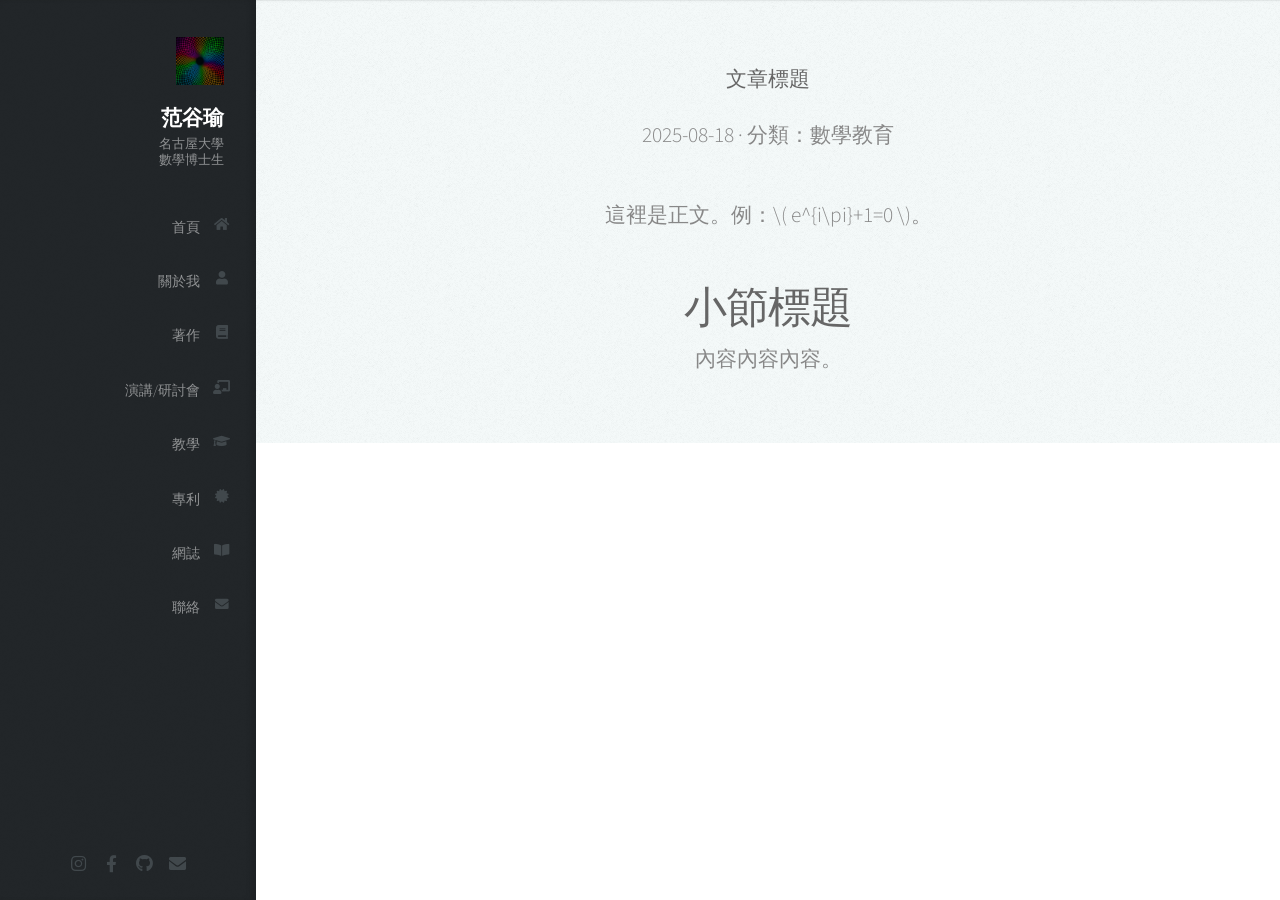
<file: blog/sample.html>
<!doctype html>
<html lang="zh-Hant">
<head>
  <meta charset="utf-8" />
  <meta name="viewport" content="width=device-width, initial-scale=1" />
  <title>文章標題｜范谷瑜</title>
  <link rel="stylesheet" href="../assets/css/main.css" />
  <meta name="description" content="一句話摘要（有助 SEO）" />
  <!-- 需要公式再開啟 -->
  <!-- <script id="MathJax-script" async src="https://cdn.jsdelivr.net/npm/mathjax@3/es5/tex-mml-chtml.js"></script> -->
</head>
<body class="is-preload">

  <!-- 左側側欄（精簡版）。想完全一樣，就把 index.html 裡 <div id="header">…</div> 整段複製過來。 -->
  <div id="header">
    <div class="top">
      <div id="logo">
        <span class="image avatar48"><img src="../images/avatar.jpg" alt=""></span>
        <h1 id="title">范谷瑜</h1>
        <p>名古屋大學<br>數學博士生</p>
      </div>
      <nav id="nav">
        <ul>
          <li><a href="../index.html#top"><span class="icon solid fa-home">首頁</span></a></li>
          <li><a href="../index.html#about"><span class="icon solid fa-user">關於我</span></a></li>
          <li><a href="../index.html#pubs"><span class="icon solid fa-book">著作</span></a></li>
          <li><a href="../index.html#talks"><span class="icon solid fa-chalkboard-teacher">演講/研討會</span></a></li>
          <li><a href="../index.html#teaching"><span class="icon solid fa-graduation-cap">教學</span></a></li>
          <li><a href="../index.html#patents"><span class="icon solid fa-certificate">專利</span></a></li>
          <li><a href="../index.html#blog"><span class="icon solid fa-book-open">網誌</span></a></li>
          <li><a href="../index.html#contact"><span class="icon solid fa-envelope">聯絡</span></a></li>
        </ul>
      </nav>
    </div>
    <div class="bottom">
      <ul class="icons">
        <li><a href="https://www.instagram.com/kuyufan/" target="_blank" rel="noopener" class="icon brands fa-instagram"><span class="label">Instagram</span></a></li>
        <li><a href="https://www.facebook.com/kuyu.fan.7" target="_blank" rel="noopener" class="icon brands fa-facebook-f"><span class="label">Facebook</span></a></li>
        <li><a href="https://github.com/kuyufan" target="_blank" rel="noopener" class="icon brands fa-github"><span class="label">GitHub</span></a></li>
        <li><a href="mailto:abc940605@gmail.com" class="icon solid fa-envelope"><span class="label">Email</span></a></li>
      </ul>
    </div>
  </div>

  <!-- 主內容 -->
  <div id="main">
    <section class="two">
      <div class="container">
        <header>
          <h1>文章標題</h1>
          <p class="muted"><time datetime="2025-08-18">2025-08-18</time> · 分類：數學教育</p>
        </header>

        <article style="line-height:1.75">
          <p>這裡是正文。例：\( e^{i\pi}+1=0 \)。</p>
          <h2>小節標題</h2>
          <p>內容內容內容。</p>
        </article>

        <!-- 若採用左側選單，可拿掉下面的返回按鈕 -->
        <!-- <p style="margin-top:1.25rem"><a class="button" href="../index.html#blog">← 返回「網誌」</a></p> -->
      </div>
    </section>
  </div>

  <!-- Scripts（注意相對路徑） -->
  <script src="../assets/js/jquery.min.js"></script>
  <script src="../assets/js/jquery.scrolly.min.js"></script>
  <script src="../assets/js/jquery.scrollex.min.js"></script>
  <script src="../assets/js/browser.min.js"></script>
  <script src="../assets/js/breakpoints.min.js"></script>
  <script src="../assets/js/util.js"></script>
  <script src="../assets/js/main.js"></script>
</body>
</html>
</file>
<file: assets/css/main.css>
@import url("fontawesome-all.min.css");
@import url("https://fonts.googleapis.com/css?family=Source+Sans+Pro:300,300italic,400,600");

/*
	Prologue by HTML5 UP
	html5up.net | @ajlkn
	Free for personal and commercial use under the CCA 3.0 license (html5up.net/license)
*/

html, body, div, span, applet, object,
iframe, h1, h2, h3, h4, h5, h6, p, blockquote,
pre, a, abbr, acronym, address, big, cite,
code, del, dfn, em, img, ins, kbd, q, s, samp,
small, strike, strong, sub, sup, tt, var, b,
u, i, center, dl, dt, dd, ol, ul, li, fieldset,
form, label, legend, table, caption, tbody,
tfoot, thead, tr, th, td, article, aside,
canvas, details, embed, figure, figcaption,
footer, header, hgroup, menu, nav, output, ruby,
section, summary, time, mark, audio, video {
	margin: 0;
	padding: 0;
	border: 0;
	font-size: 100%;
	font: inherit;
	vertical-align: baseline;}

article, aside, details, figcaption, figure,
footer, header, hgroup, menu, nav, section {
	display: block;}

body {
	line-height: 1;
}

ol, ul {
	list-style: none;
}

blockquote, q {
	quotes: none;
}

	blockquote:before, blockquote:after, q:before, q:after {
		content: '';
		content: none;
	}

table {
	border-collapse: collapse;
	border-spacing: 0;
}

body {
	-webkit-text-size-adjust: none;
}

mark {
	background-color: transparent;
	color: inherit;
}

input::-moz-focus-inner {
	border: 0;
	padding: 0;
}

input, select, textarea {
	-moz-appearance: none;
	-webkit-appearance: none;
	-ms-appearance: none;
	appearance: none;
}

/* Basic */

	html {
		box-sizing: border-box;
	}

	*, *:before, *:after {
		box-sizing: inherit;
	}

	body {
		background: #fff;
		font-family: 'Source Sans Pro', sans-serif;
		font-size: 19pt;
		font-weight: 300;
		line-height: 1.75em;
		color: #888;
	}

		body.is-preload *, body.is-preload *:before, body.is-preload *:after {
			-moz-animation: none !important;
			-webkit-animation: none !important;
			-ms-animation: none !important;
			animation: none !important;
			-moz-transition: none !important;
			-webkit-transition: none !important;
			-ms-transition: none !important;
			transition: none !important;
		}

	input, textarea, select {
		font-family: 'Source Sans Pro', sans-serif;
		font-size: 19pt;
		font-weight: 300;
		line-height: 1.75em;
		color: #888;
	}

	h1, h2, h3, h4, h5, h6 {
		font-weight: 300;
		color: #666;
		line-height: 1.5em;
	}

	h1 a, h2 a, h3 a, h4 a, h5 a, h6 a {
		color: inherit;
		text-decoration: none;
	}

		h1 a strong, h2 a strong, h3 a strong, h4 a strong, h5 a strong, h6 a strong {
			color: #333;
		}

	h2 {
		font-size: 2em;
		letter-spacing: -1px;
	}

		h2.alt {
			color: #888;
		}

			h2.alt strong {
				color: #666;
			}

	h3 {
		font-size: 1.5em;
	}

	header {
		margin: 0 0 2em 0;
	}

		header > p {
			margin: 1em 0 0 0;
		}

	footer {
		margin: 2em 0 0 0;
	}

	strong, b {
		font-weight: 300;
		color: #666;
	}

	em, i {
		font-style: italic;
	}

	a {
		text-decoration: none;
		color: inherit;
		border-bottom: dotted 1px rgba(128, 128, 128, 0.5);
		-moz-transition: color 0.35s ease-in-out, border-bottom-color 0.35s ease-in-out;
		-webkit-transition: color 0.35s ease-in-out, border-bottom-color 0.35s ease-in-out;
		-ms-transition: color 0.35s ease-in-out, border-bottom-color 0.35s ease-in-out;
		transition: color 0.35s ease-in-out, border-bottom-color 0.35s ease-in-out;
		outline: 0;
	}

		a:hover {
			color: #E27689;
			border-bottom-color: rgba(255, 255, 255, 0);
		}

	sub {
		position: relative;
		top: 0.5em;
		font-size: 0.8em;
	}

	sup {
		position: relative;
		top: -0.5em;
		font-size: 0.8em;
	}

	hr {
		border: 0;
		border-top: solid 1px #ddd;
	}

	blockquote {
		border-left: solid 0.5em #ddd;
		padding: 1em 0 1em 2em;
		font-style: italic;
	}

	p, ul, ol, dl, table {
		margin-bottom: 2em;
	}

	br.clear {
		clear: both;
	}

/* Container */

	.container {
		margin: 0 auto;
		max-width: 100%;
		width: 1400px;
	}

		@media screen and (min-width: 961px) and (max-width: 1880px) {

			.container {
				width: 1200px;
			}

		}

		@media screen and (min-width: 961px) and (max-width: 1620px) {

			.container {
				width: 960px;
			}

		}

		@media screen and (min-width: 961px) and (max-width: 1320px) {

			.container {
				width: 100%;
			}

		}

		@media screen and (max-width: 960px) {

			.container {
				width: 100%;
			}

		}

		@media screen and (max-width: 736px) {

			.container {
				width: 100%;
			}

		}

/* Row */

	.row {
		display: flex;
		flex-wrap: wrap;
		box-sizing: border-box;
		align-items: stretch;
	}

		.row > * {
			box-sizing: border-box;
		}

		.row.gtr-uniform > * > :last-child {
			margin-bottom: 0;
		}

		.row.aln-left {
			justify-content: flex-start;
		}

		.row.aln-center {
			justify-content: center;
		}

		.row.aln-right {
			justify-content: flex-end;
		}

		.row.aln-top {
			align-items: flex-start;
		}

		.row.aln-middle {
			align-items: center;
		}

		.row.aln-bottom {
			align-items: flex-end;
		}

		.row > .imp {
			order: -1;
		}

		.row > .col-1 {
			width: 8.33333%;
		}

		.row > .off-1 {
			margin-left: 8.33333%;
		}

		.row > .col-2 {
			width: 16.66667%;
		}

		.row > .off-2 {
			margin-left: 16.66667%;
		}

		.row > .col-3 {
			width: 25%;
		}

		.row > .off-3 {
			margin-left: 25%;
		}

		.row > .col-4 {
			width: 33.33333%;
		}

		.row > .off-4 {
			margin-left: 33.33333%;
		}

		.row > .col-5 {
			width: 41.66667%;
		}

		.row > .off-5 {
			margin-left: 41.66667%;
		}

		.row > .col-6 {
			width: 50%;
		}

		.row > .off-6 {
			margin-left: 50%;
		}

		.row > .col-7 {
			width: 58.33333%;
		}

		.row > .off-7 {
			margin-left: 58.33333%;
		}

		.row > .col-8 {
			width: 66.66667%;
		}

		.row > .off-8 {
			margin-left: 66.66667%;
		}

		.row > .col-9 {
			width: 75%;
		}

		.row > .off-9 {
			margin-left: 75%;
		}

		.row > .col-10 {
			width: 83.33333%;
		}

		.row > .off-10 {
			margin-left: 83.33333%;
		}

		.row > .col-11 {
			width: 91.66667%;
		}

		.row > .off-11 {
			margin-left: 91.66667%;
		}

		.row > .col-12 {
			width: 100%;
		}

		.row > .off-12 {
			margin-left: 100%;
		}

		.row.gtr-0 {
			margin-top: 0px;
			margin-left: 0px;
		}

			.row.gtr-0 > * {
				padding: 0px 0 0 0px;
			}

			.row.gtr-0.gtr-uniform {
				margin-top: 0px;
			}

				.row.gtr-0.gtr-uniform > * {
					padding-top: 0px;
				}

		.row.gtr-25 {
			margin-top: -10px;
			margin-left: -10px;
		}

			.row.gtr-25 > * {
				padding: 10px 0 0 10px;
			}

			.row.gtr-25.gtr-uniform {
				margin-top: -10px;
			}

				.row.gtr-25.gtr-uniform > * {
					padding-top: 10px;
				}

		.row.gtr-50 {
			margin-top: -20px;
			margin-left: -20px;
		}

			.row.gtr-50 > * {
				padding: 20px 0 0 20px;
			}

			.row.gtr-50.gtr-uniform {
				margin-top: -20px;
			}

				.row.gtr-50.gtr-uniform > * {
					padding-top: 20px;
				}

		.row {
			margin-top: -40px;
			margin-left: -40px;
		}

			.row > * {
				padding: 40px 0 0 40px;
			}

			.row.gtr-uniform {
				margin-top: -40px;
			}

				.row.gtr-uniform > * {
					padding-top: 40px;
				}

		.row.gtr-150 {
			margin-top: -60px;
			margin-left: -60px;
		}

			.row.gtr-150 > * {
				padding: 60px 0 0 60px;
			}

			.row.gtr-150.gtr-uniform {
				margin-top: -60px;
			}

				.row.gtr-150.gtr-uniform > * {
					padding-top: 60px;
				}

		.row.gtr-200 {
			margin-top: -80px;
			margin-left: -80px;
		}

			.row.gtr-200 > * {
				padding: 80px 0 0 80px;
			}

			.row.gtr-200.gtr-uniform {
				margin-top: -80px;
			}

				.row.gtr-200.gtr-uniform > * {
					padding-top: 80px;
				}

		@media screen and (min-width: 961px) and (max-width: 1880px) {

			.row {
				display: flex;
				flex-wrap: wrap;
				box-sizing: border-box;
				align-items: stretch;
			}

				.row > * {
					box-sizing: border-box;
				}

				.row.gtr-uniform > * > :last-child {
					margin-bottom: 0;
				}

				.row.aln-left {
					justify-content: flex-start;
				}

				.row.aln-center {
					justify-content: center;
				}

				.row.aln-right {
					justify-content: flex-end;
				}

				.row.aln-top {
					align-items: flex-start;
				}

				.row.aln-middle {
					align-items: center;
				}

				.row.aln-bottom {
					align-items: flex-end;
				}

				.row > .imp-wide {
					order: -1;
				}

				.row > .col-1-wide {
					width: 8.33333%;
				}

				.row > .off-1-wide {
					margin-left: 8.33333%;
				}

				.row > .col-2-wide {
					width: 16.66667%;
				}

				.row > .off-2-wide {
					margin-left: 16.66667%;
				}

				.row > .col-3-wide {
					width: 25%;
				}

				.row > .off-3-wide {
					margin-left: 25%;
				}

				.row > .col-4-wide {
					width: 33.33333%;
				}

				.row > .off-4-wide {
					margin-left: 33.33333%;
				}

				.row > .col-5-wide {
					width: 41.66667%;
				}

				.row > .off-5-wide {
					margin-left: 41.66667%;
				}

				.row > .col-6-wide {
					width: 50%;
				}

				.row > .off-6-wide {
					margin-left: 50%;
				}

				.row > .col-7-wide {
					width: 58.33333%;
				}

				.row > .off-7-wide {
					margin-left: 58.33333%;
				}

				.row > .col-8-wide {
					width: 66.66667%;
				}

				.row > .off-8-wide {
					margin-left: 66.66667%;
				}

				.row > .col-9-wide {
					width: 75%;
				}

				.row > .off-9-wide {
					margin-left: 75%;
				}

				.row > .col-10-wide {
					width: 83.33333%;
				}

				.row > .off-10-wide {
					margin-left: 83.33333%;
				}

				.row > .col-11-wide {
					width: 91.66667%;
				}

				.row > .off-11-wide {
					margin-left: 91.66667%;
				}

				.row > .col-12-wide {
					width: 100%;
				}

				.row > .off-12-wide {
					margin-left: 100%;
				}

				.row.gtr-0 {
					margin-top: 0px;
					margin-left: 0px;
				}

					.row.gtr-0 > * {
						padding: 0px 0 0 0px;
					}

					.row.gtr-0.gtr-uniform {
						margin-top: 0px;
					}

						.row.gtr-0.gtr-uniform > * {
							padding-top: 0px;
						}

				.row.gtr-25 {
					margin-top: -10px;
					margin-left: -10px;
				}

					.row.gtr-25 > * {
						padding: 10px 0 0 10px;
					}

					.row.gtr-25.gtr-uniform {
						margin-top: -10px;
					}

						.row.gtr-25.gtr-uniform > * {
							padding-top: 10px;
						}

				.row.gtr-50 {
					margin-top: -20px;
					margin-left: -20px;
				}

					.row.gtr-50 > * {
						padding: 20px 0 0 20px;
					}

					.row.gtr-50.gtr-uniform {
						margin-top: -20px;
					}

						.row.gtr-50.gtr-uniform > * {
							padding-top: 20px;
						}

				.row {
					margin-top: -40px;
					margin-left: -40px;
				}

					.row > * {
						padding: 40px 0 0 40px;
					}

					.row.gtr-uniform {
						margin-top: -40px;
					}

						.row.gtr-uniform > * {
							padding-top: 40px;
						}

				.row.gtr-150 {
					margin-top: -60px;
					margin-left: -60px;
				}

					.row.gtr-150 > * {
						padding: 60px 0 0 60px;
					}

					.row.gtr-150.gtr-uniform {
						margin-top: -60px;
					}

						.row.gtr-150.gtr-uniform > * {
							padding-top: 60px;
						}

				.row.gtr-200 {
					margin-top: -80px;
					margin-left: -80px;
				}

					.row.gtr-200 > * {
						padding: 80px 0 0 80px;
					}

					.row.gtr-200.gtr-uniform {
						margin-top: -80px;
					}

						.row.gtr-200.gtr-uniform > * {
							padding-top: 80px;
						}

		}

		@media screen and (min-width: 961px) and (max-width: 1620px) {

			.row {
				display: flex;
				flex-wrap: wrap;
				box-sizing: border-box;
				align-items: stretch;
			}

				.row > * {
					box-sizing: border-box;
				}

				.row.gtr-uniform > * > :last-child {
					margin-bottom: 0;
				}

				.row.aln-left {
					justify-content: flex-start;
				}

				.row.aln-center {
					justify-content: center;
				}

				.row.aln-right {
					justify-content: flex-end;
				}

				.row.aln-top {
					align-items: flex-start;
				}

				.row.aln-middle {
					align-items: center;
				}

				.row.aln-bottom {
					align-items: flex-end;
				}

				.row > .imp-normal {
					order: -1;
				}

				.row > .col-1-normal {
					width: 8.33333%;
				}

				.row > .off-1-normal {
					margin-left: 8.33333%;
				}

				.row > .col-2-normal {
					width: 16.66667%;
				}

				.row > .off-2-normal {
					margin-left: 16.66667%;
				}

				.row > .col-3-normal {
					width: 25%;
				}

				.row > .off-3-normal {
					margin-left: 25%;
				}

				.row > .col-4-normal {
					width: 33.33333%;
				}

				.row > .off-4-normal {
					margin-left: 33.33333%;
				}

				.row > .col-5-normal {
					width: 41.66667%;
				}

				.row > .off-5-normal {
					margin-left: 41.66667%;
				}

				.row > .col-6-normal {
					width: 50%;
				}

				.row > .off-6-normal {
					margin-left: 50%;
				}

				.row > .col-7-normal {
					width: 58.33333%;
				}

				.row > .off-7-normal {
					margin-left: 58.33333%;
				}

				.row > .col-8-normal {
					width: 66.66667%;
				}

				.row > .off-8-normal {
					margin-left: 66.66667%;
				}

				.row > .col-9-normal {
					width: 75%;
				}

				.row > .off-9-normal {
					margin-left: 75%;
				}

				.row > .col-10-normal {
					width: 83.33333%;
				}

				.row > .off-10-normal {
					margin-left: 83.33333%;
				}

				.row > .col-11-normal {
					width: 91.66667%;
				}

				.row > .off-11-normal {
					margin-left: 91.66667%;
				}

				.row > .col-12-normal {
					width: 100%;
				}

				.row > .off-12-normal {
					margin-left: 100%;
				}

				.row.gtr-0 {
					margin-top: 0px;
					margin-left: 0px;
				}

					.row.gtr-0 > * {
						padding: 0px 0 0 0px;
					}

					.row.gtr-0.gtr-uniform {
						margin-top: 0px;
					}

						.row.gtr-0.gtr-uniform > * {
							padding-top: 0px;
						}

				.row.gtr-25 {
					margin-top: -10px;
					margin-left: -10px;
				}

					.row.gtr-25 > * {
						padding: 10px 0 0 10px;
					}

					.row.gtr-25.gtr-uniform {
						margin-top: -10px;
					}

						.row.gtr-25.gtr-uniform > * {
							padding-top: 10px;
						}

				.row.gtr-50 {
					margin-top: -20px;
					margin-left: -20px;
				}

					.row.gtr-50 > * {
						padding: 20px 0 0 20px;
					}

					.row.gtr-50.gtr-uniform {
						margin-top: -20px;
					}

						.row.gtr-50.gtr-uniform > * {
							padding-top: 20px;
						}

				.row {
					margin-top: -40px;
					margin-left: -40px;
				}

					.row > * {
						padding: 40px 0 0 40px;
					}

					.row.gtr-uniform {
						margin-top: -40px;
					}

						.row.gtr-uniform > * {
							padding-top: 40px;
						}

				.row.gtr-150 {
					margin-top: -60px;
					margin-left: -60px;
				}

					.row.gtr-150 > * {
						padding: 60px 0 0 60px;
					}

					.row.gtr-150.gtr-uniform {
						margin-top: -60px;
					}

						.row.gtr-150.gtr-uniform > * {
							padding-top: 60px;
						}

				.row.gtr-200 {
					margin-top: -80px;
					margin-left: -80px;
				}

					.row.gtr-200 > * {
						padding: 80px 0 0 80px;
					}

					.row.gtr-200.gtr-uniform {
						margin-top: -80px;
					}

						.row.gtr-200.gtr-uniform > * {
							padding-top: 80px;
						}

		}

		@media screen and (min-width: 961px) and (max-width: 1320px) {

			.row {
				display: flex;
				flex-wrap: wrap;
				box-sizing: border-box;
				align-items: stretch;
			}

				.row > * {
					box-sizing: border-box;
				}

				.row.gtr-uniform > * > :last-child {
					margin-bottom: 0;
				}

				.row.aln-left {
					justify-content: flex-start;
				}

				.row.aln-center {
					justify-content: center;
				}

				.row.aln-right {
					justify-content: flex-end;
				}

				.row.aln-top {
					align-items: flex-start;
				}

				.row.aln-middle {
					align-items: center;
				}

				.row.aln-bottom {
					align-items: flex-end;
				}

				.row > .imp-narrow {
					order: -1;
				}

				.row > .col-1-narrow {
					width: 8.33333%;
				}

				.row > .off-1-narrow {
					margin-left: 8.33333%;
				}

				.row > .col-2-narrow {
					width: 16.66667%;
				}

				.row > .off-2-narrow {
					margin-left: 16.66667%;
				}

				.row > .col-3-narrow {
					width: 25%;
				}

				.row > .off-3-narrow {
					margin-left: 25%;
				}

				.row > .col-4-narrow {
					width: 33.33333%;
				}

				.row > .off-4-narrow {
					margin-left: 33.33333%;
				}

				.row > .col-5-narrow {
					width: 41.66667%;
				}

				.row > .off-5-narrow {
					margin-left: 41.66667%;
				}

				.row > .col-6-narrow {
					width: 50%;
				}

				.row > .off-6-narrow {
					margin-left: 50%;
				}

				.row > .col-7-narrow {
					width: 58.33333%;
				}

				.row > .off-7-narrow {
					margin-left: 58.33333%;
				}

				.row > .col-8-narrow {
					width: 66.66667%;
				}

				.row > .off-8-narrow {
					margin-left: 66.66667%;
				}

				.row > .col-9-narrow {
					width: 75%;
				}

				.row > .off-9-narrow {
					margin-left: 75%;
				}

				.row > .col-10-narrow {
					width: 83.33333%;
				}

				.row > .off-10-narrow {
					margin-left: 83.33333%;
				}

				.row > .col-11-narrow {
					width: 91.66667%;
				}

				.row > .off-11-narrow {
					margin-left: 91.66667%;
				}

				.row > .col-12-narrow {
					width: 100%;
				}

				.row > .off-12-narrow {
					margin-left: 100%;
				}

				.row.gtr-0 {
					margin-top: 0px;
					margin-left: 0px;
				}

					.row.gtr-0 > * {
						padding: 0px 0 0 0px;
					}

					.row.gtr-0.gtr-uniform {
						margin-top: 0px;
					}

						.row.gtr-0.gtr-uniform > * {
							padding-top: 0px;
						}

				.row.gtr-25 {
					margin-top: -5px;
					margin-left: -5px;
				}

					.row.gtr-25 > * {
						padding: 5px 0 0 5px;
					}

					.row.gtr-25.gtr-uniform {
						margin-top: -5px;
					}

						.row.gtr-25.gtr-uniform > * {
							padding-top: 5px;
						}

				.row.gtr-50 {
					margin-top: -10px;
					margin-left: -10px;
				}

					.row.gtr-50 > * {
						padding: 10px 0 0 10px;
					}

					.row.gtr-50.gtr-uniform {
						margin-top: -10px;
					}

						.row.gtr-50.gtr-uniform > * {
							padding-top: 10px;
						}

				.row {
					margin-top: -20px;
					margin-left: -20px;
				}

					.row > * {
						padding: 20px 0 0 20px;
					}

					.row.gtr-uniform {
						margin-top: -20px;
					}

						.row.gtr-uniform > * {
							padding-top: 20px;
						}

				.row.gtr-150 {
					margin-top: -30px;
					margin-left: -30px;
				}

					.row.gtr-150 > * {
						padding: 30px 0 0 30px;
					}

					.row.gtr-150.gtr-uniform {
						margin-top: -30px;
					}

						.row.gtr-150.gtr-uniform > * {
							padding-top: 30px;
						}

				.row.gtr-200 {
					margin-top: -40px;
					margin-left: -40px;
				}

					.row.gtr-200 > * {
						padding: 40px 0 0 40px;
					}

					.row.gtr-200.gtr-uniform {
						margin-top: -40px;
					}

						.row.gtr-200.gtr-uniform > * {
							padding-top: 40px;
						}

		}

		@media screen and (max-width: 960px) {

			.row {
				display: flex;
				flex-wrap: wrap;
				box-sizing: border-box;
				align-items: stretch;
			}

				.row > * {
					box-sizing: border-box;
				}

				.row.gtr-uniform > * > :last-child {
					margin-bottom: 0;
				}

				.row.aln-left {
					justify-content: flex-start;
				}

				.row.aln-center {
					justify-content: center;
				}

				.row.aln-right {
					justify-content: flex-end;
				}

				.row.aln-top {
					align-items: flex-start;
				}

				.row.aln-middle {
					align-items: center;
				}

				.row.aln-bottom {
					align-items: flex-end;
				}

				.row > .imp-narrower {
					order: -1;
				}

				.row > .col-1-narrower {
					width: 8.33333%;
				}

				.row > .off-1-narrower {
					margin-left: 8.33333%;
				}

				.row > .col-2-narrower {
					width: 16.66667%;
				}

				.row > .off-2-narrower {
					margin-left: 16.66667%;
				}

				.row > .col-3-narrower {
					width: 25%;
				}

				.row > .off-3-narrower {
					margin-left: 25%;
				}

				.row > .col-4-narrower {
					width: 33.33333%;
				}

				.row > .off-4-narrower {
					margin-left: 33.33333%;
				}

				.row > .col-5-narrower {
					width: 41.66667%;
				}

				.row > .off-5-narrower {
					margin-left: 41.66667%;
				}

				.row > .col-6-narrower {
					width: 50%;
				}

				.row > .off-6-narrower {
					margin-left: 50%;
				}

				.row > .col-7-narrower {
					width: 58.33333%;
				}

				.row > .off-7-narrower {
					margin-left: 58.33333%;
				}

				.row > .col-8-narrower {
					width: 66.66667%;
				}

				.row > .off-8-narrower {
					margin-left: 66.66667%;
				}

				.row > .col-9-narrower {
					width: 75%;
				}

				.row > .off-9-narrower {
					margin-left: 75%;
				}

				.row > .col-10-narrower {
					width: 83.33333%;
				}

				.row > .off-10-narrower {
					margin-left: 83.33333%;
				}

				.row > .col-11-narrower {
					width: 91.66667%;
				}

				.row > .off-11-narrower {
					margin-left: 91.66667%;
				}

				.row > .col-12-narrower {
					width: 100%;
				}

				.row > .off-12-narrower {
					margin-left: 100%;
				}

				.row.gtr-0 {
					margin-top: 0px;
					margin-left: 0px;
				}

					.row.gtr-0 > * {
						padding: 0px 0 0 0px;
					}

					.row.gtr-0.gtr-uniform {
						margin-top: 0px;
					}

						.row.gtr-0.gtr-uniform > * {
							padding-top: 0px;
						}

				.row.gtr-25 {
					margin-top: -5px;
					margin-left: -5px;
				}

					.row.gtr-25 > * {
						padding: 5px 0 0 5px;
					}

					.row.gtr-25.gtr-uniform {
						margin-top: -5px;
					}

						.row.gtr-25.gtr-uniform > * {
							padding-top: 5px;
						}

				.row.gtr-50 {
					margin-top: -10px;
					margin-left: -10px;
				}

					.row.gtr-50 > * {
						padding: 10px 0 0 10px;
					}

					.row.gtr-50.gtr-uniform {
						margin-top: -10px;
					}

						.row.gtr-50.gtr-uniform > * {
							padding-top: 10px;
						}

				.row {
					margin-top: -20px;
					margin-left: -20px;
				}

					.row > * {
						padding: 20px 0 0 20px;
					}

					.row.gtr-uniform {
						margin-top: -20px;
					}

						.row.gtr-uniform > * {
							padding-top: 20px;
						}

				.row.gtr-150 {
					margin-top: -30px;
					margin-left: -30px;
				}

					.row.gtr-150 > * {
						padding: 30px 0 0 30px;
					}

					.row.gtr-150.gtr-uniform {
						margin-top: -30px;
					}

						.row.gtr-150.gtr-uniform > * {
							padding-top: 30px;
						}

				.row.gtr-200 {
					margin-top: -40px;
					margin-left: -40px;
				}

					.row.gtr-200 > * {
						padding: 40px 0 0 40px;
					}

					.row.gtr-200.gtr-uniform {
						margin-top: -40px;
					}

						.row.gtr-200.gtr-uniform > * {
							padding-top: 40px;
						}

		}

		@media screen and (max-width: 736px) {

			.row {
				display: flex;
				flex-wrap: wrap;
				box-sizing: border-box;
				align-items: stretch;
			}

				.row > * {
					box-sizing: border-box;
				}

				.row.gtr-uniform > * > :last-child {
					margin-bottom: 0;
				}

				.row.aln-left {
					justify-content: flex-start;
				}

				.row.aln-center {
					justify-content: center;
				}

				.row.aln-right {
					justify-content: flex-end;
				}

				.row.aln-top {
					align-items: flex-start;
				}

				.row.aln-middle {
					align-items: center;
				}

				.row.aln-bottom {
					align-items: flex-end;
				}

				.row > .imp-mobile {
					order: -1;
				}

				.row > .col-1-mobile {
					width: 8.33333%;
				}

				.row > .off-1-mobile {
					margin-left: 8.33333%;
				}

				.row > .col-2-mobile {
					width: 16.66667%;
				}

				.row > .off-2-mobile {
					margin-left: 16.66667%;
				}

				.row > .col-3-mobile {
					width: 25%;
				}

				.row > .off-3-mobile {
					margin-left: 25%;
				}

				.row > .col-4-mobile {
					width: 33.33333%;
				}

				.row > .off-4-mobile {
					margin-left: 33.33333%;
				}

				.row > .col-5-mobile {
					width: 41.66667%;
				}

				.row > .off-5-mobile {
					margin-left: 41.66667%;
				}

				.row > .col-6-mobile {
					width: 50%;
				}

				.row > .off-6-mobile {
					margin-left: 50%;
				}

				.row > .col-7-mobile {
					width: 58.33333%;
				}

				.row > .off-7-mobile {
					margin-left: 58.33333%;
				}

				.row > .col-8-mobile {
					width: 66.66667%;
				}

				.row > .off-8-mobile {
					margin-left: 66.66667%;
				}

				.row > .col-9-mobile {
					width: 75%;
				}

				.row > .off-9-mobile {
					margin-left: 75%;
				}

				.row > .col-10-mobile {
					width: 83.33333%;
				}

				.row > .off-10-mobile {
					margin-left: 83.33333%;
				}

				.row > .col-11-mobile {
					width: 91.66667%;
				}

				.row > .off-11-mobile {
					margin-left: 91.66667%;
				}

				.row > .col-12-mobile {
					width: 100%;
				}

				.row > .off-12-mobile {
					margin-left: 100%;
				}

				.row.gtr-0 {
					margin-top: 0px;
					margin-left: 0px;
				}

					.row.gtr-0 > * {
						padding: 0px 0 0 0px;
					}

					.row.gtr-0.gtr-uniform {
						margin-top: 0px;
					}

						.row.gtr-0.gtr-uniform > * {
							padding-top: 0px;
						}

				.row.gtr-25 {
					margin-top: -5px;
					margin-left: -5px;
				}

					.row.gtr-25 > * {
						padding: 5px 0 0 5px;
					}

					.row.gtr-25.gtr-uniform {
						margin-top: -5px;
					}

						.row.gtr-25.gtr-uniform > * {
							padding-top: 5px;
						}

				.row.gtr-50 {
					margin-top: -10px;
					margin-left: -10px;
				}

					.row.gtr-50 > * {
						padding: 10px 0 0 10px;
					}

					.row.gtr-50.gtr-uniform {
						margin-top: -10px;
					}

						.row.gtr-50.gtr-uniform > * {
							padding-top: 10px;
						}

				.row {
					margin-top: -20px;
					margin-left: -20px;
				}

					.row > * {
						padding: 20px 0 0 20px;
					}

					.row.gtr-uniform {
						margin-top: -20px;
					}

						.row.gtr-uniform > * {
							padding-top: 20px;
						}

				.row.gtr-150 {
					margin-top: -30px;
					margin-left: -30px;
				}

					.row.gtr-150 > * {
						padding: 30px 0 0 30px;
					}

					.row.gtr-150.gtr-uniform {
						margin-top: -30px;
					}

						.row.gtr-150.gtr-uniform > * {
							padding-top: 30px;
						}

				.row.gtr-200 {
					margin-top: -40px;
					margin-left: -40px;
				}

					.row.gtr-200 > * {
						padding: 40px 0 0 40px;
					}

					.row.gtr-200.gtr-uniform {
						margin-top: -40px;
					}

						.row.gtr-200.gtr-uniform > * {
							padding-top: 40px;
						}

		}

/* Sections/Article */

	section, article {
		margin-bottom: 3em;
	}

		section > :last-child,
		section > .container, section:last-child, article > :last-child,
		article > .container, article:last-child {
			margin-bottom: 0;
		}

		.row > section, .row > article {
			margin-bottom: 0;
		}

/* Image */

	.image {
		display: inline-block;
		border: 0;
	}

		.image img {
			display: block;
			width: 100%;
		}

		.image.avatar48 {
			width: 48px;
			height: 48px;
			background: #f00;
		}

			.image.avatar48 img {
				width: 48px;
				height: 48px;
			}

		.image.fit {
			display: block;
			width: 100%;
		}

		.image.featured {
			display: block;
			width: 100%;
			margin: 0 0 2em 0;
		}

		.image.left {
			float: left;
			margin: 0 2em 2em 0;
		}

		.image.centered {
			display: block;
			margin: 0 0 2em 0;
		}

			.image.centered img {
				margin: 0 auto;
				width: auto;
			}

/* List */

	ul {
		list-style: disc;
		padding-left: 1em;
	}

		ul li {
			padding-left: 0.5em;
		}

	ol {
		list-style: decimal;
		padding-left: 1.25em;
	}

		ol li {
			padding-left: 0.25em;
		}

/* Icons */

	ul.icons {
		cursor: default;
		list-style: none;
		padding-left: 0;
	}

		ul.icons li {
			display: inline-block;
			padding-left: 0;
		}

		ul.icons a {
			display: inline-block;
			width: 2em;
			height: 2em;
			line-height: 2em;
			text-align: center;
			border: 0;
		}

.sr-only {
  position: absolute !important;
  width: 1px !important;
  height: 1px !important;
  padding: 0 !important;
  margin: -1px !important;
  overflow: hidden !important;
  clip: rect(0, 0, 0, 0) !important;
  clip-path: inset(50%) !important;
  white-space: nowrap !important;
  border: 0 !important;
}

/* Form */

	form label {
		display: block;
		text-align: left;
		margin-bottom: 0.5em;
	}

	form input[type="text"],
	form input[type="email"],
	form input[type="password"],
	form select,
	form textarea {
		position: relative;
		-webkit-appearance: none;
		display: block;
		border: 0;
		outline: 0;
		background: #fff;
		background: rgba(255, 255, 255, 0.75);
		width: 100%;
		border-radius: 0.35em;
		padding: 0.75em 1em 0.75em 1em;
		box-shadow: inset 0 0.1em 0.1em 0 rgba(0, 0, 0, 0.05);
		border: solid 1px rgba(0, 0, 0, 0.15);
		-moz-transition: all 0.35s ease-in-out;
		-webkit-transition: all 0.35s ease-in-out;
		-ms-transition: all 0.35s ease-in-out;
		transition: all 0.35s ease-in-out;
	}

		form input[type="text"]:focus,
		form input[type="email"]:focus,
		form input[type="password"]:focus,
		form select:focus,
		form textarea:focus {
			box-shadow: 0 0 2px 1px #8ebebc;
			background: #fff;
		}

	form input[type="text"],
	form input[type="email"],
	form input[type="password"],
	form select {
		line-height: 1.25em;
	}

	form textarea {
		min-height: 14em;
	}

	form ::-webkit-input-placeholder {
		color: #555 !important;
	}

	form :-moz-placeholder {
		color: #555 !important;
	}

	form ::-moz-placeholder {
		color: #555 !important;
	}

	form :-ms-input-placeholder {
		color: #555 !important;
	}

	form ::-moz-focus-inner {
		border: 0;
	}

/* Table */

	table {
		width: 100%;
		text-align: left;
	}

		table tbody tr:nth-child(2n+2) {
			background: #f4f4f4;
		}

		table td {
			padding: 0.5em 1em 0.5em 1em;
		}

		table th {
			text-align: left;
			padding: 0.5em 1em 0.5em 1em;
			color: #fff;
			background: #222729 url("images/overlay.png");
		}

		table thead {
			background: #444;
			color: #fff;
		}

		table tfoot {
			background: #eee;
		}

/* Button */

	input[type="button"],
	input[type="submit"],
	input[type="reset"],
	button,
	.button {
		position: relative;
		display: inline-block;
		border-radius: 0.35em;
		color: #fff !important;
		text-decoration: none;
		padding: 0.75em 2.5em 0.75em 2.5em;
		background-color: #8ebebc;
		border: 0;
		cursor: pointer;
		background-image: -moz-linear-gradient(top, rgba(0, 0, 0, 0), rgba(0, 0, 0, 0.15)), url("images/overlay.png");
		background-image: -webkit-linear-gradient(top, rgba(0, 0, 0, 0), rgba(0, 0, 0, 0.15)), url("images/overlay.png");
		background-image: -ms-linear-gradient(top, rgba(0, 0, 0, 0), rgba(0, 0, 0, 0.15)), url("images/overlay.png");
		background-image: linear-gradient(top, rgba(0, 0, 0, 0), rgba(0, 0, 0, 0.15)), url("images/overlay.png");
		-moz-transition: background-color 0.35s ease-in-out;
		-webkit-transition: background-color 0.35s ease-in-out;
		-ms-transition: background-color 0.35s ease-in-out;
		transition: background-color 0.35s ease-in-out;
	}

		input[type="button"]:hover,
		input[type="submit"]:hover,
		input[type="reset"]:hover,
		button:hover,
		.button:hover {
			background-color: #9ececc;
		}

		input[type="button"]:active,
		input[type="submit"]:active,
		input[type="reset"]:active,
		button:active,
		.button:active {
			background-color: #7eaeac;
		}

/* Item */

	.item {
		box-shadow: 0 0.05em 0.15em 0 rgba(0, 0, 0, 0.05);
		margin-bottom: 40px;
	}

		.item header {
			background: #fff;
			margin: 0;
			padding: 1em 0 1em 0;
			font-size: 0.8em;
		}

			.item header h3 {
				font-size: 1em;
			}

/* Icons */

	.icon {
		text-decoration: none;
		text-decoration: none;
	}

		.icon:before {
			-moz-osx-font-smoothing: grayscale;
			-webkit-font-smoothing: antialiased;
			display: inline-block;
			font-style: normal;
			font-variant: normal;
			text-rendering: auto;
			line-height: 1;
			text-transform: none !important;
			font-family: 'Font Awesome 5 Free';
			font-weight: 400;
		}

		.icon:before {
			line-height: inherit;
		}

		.icon > .label {
			display: none;
		}

		.icon.solid:before {
			font-weight: 900;
		}

		.icon.brands:before {
			font-family: 'Font Awesome 5 Brands';
		}

/* Header */

	#header {
		display: -moz-flex;
		display: -webkit-flex;
		display: -ms-flex;
		display: flex;
		-moz-flex-direction: column;
		-webkit-flex-direction: column;
		-ms-flex-direction: column;
		flex-direction: column;
		-moz-justify-content: space-between;
		-webkit-justify-content: space-between;
		-ms-justify-content: space-between;
		justify-content: space-between;
		background: #222629 url("images/overlay.png");
		box-shadow: inset -0.25em 0 0.25em 0 rgba(0, 0, 0, 0.1);
		color: #fff;
		height: 100%;
		left: 0;
		overflow-y: auto;
		position: fixed;
		text-align: right;
		top: 0;
		width: 375px;
	}

		#header .top {
			-moz-flex-grow: 1;
			-webkit-flex-grow: 1;
			-ms-flex-grow: 1;
			flex-grow: 1;
		}

		#header .bottom {
			-moz-flex-shrink: 0;
			-webkit-flex-shrink: 0;
			-ms-flex-shrink: 0;
			flex-shrink: 0;
			padding: 1.5em 0 0.75em 0;
		}

			#header .bottom > :last-child {
				margin-bottom: 0;
			}

		#header .icons {
			font-size: 0.8em;
			text-align: center;
		}

			#header .icons a {
				color: #41484c;
				-moz-transition: color 0.35s ease-in-out;
				-webkit-transition: color 0.35s ease-in-out;
				-ms-transition: color 0.35s ease-in-out;
				transition: color 0.35s ease-in-out;
			}

				#header .icons a:hover {
					color: #fff;
				}

	#logo {
		position: relative;
		margin: 1.75em 1.5em 1.5em 1.5em;
		min-height: 48px;
		cursor: default;
	}

		#logo h1 {
			position: relative;
			color: #fff;
			font-weight: 600;
			font-size: 1em;
			line-height: 1em;
		}

		#logo p {
			position: relative;
			display: block;
			font-size: 0.6em;
			color: rgba(255, 255, 255, 0.5);
			line-height: 1.25em;
			margin: 0.5em 0 0 0;
		}

		#logo .image {
			position: absolute;
			left: 0;
			top: 0;
		}

	#nav ul {
		list-style: none;
		padding-left: 0;
		margin-bottom: 0;
	}

		#nav ul li {
			padding-left: 0;
		}

			#nav ul li a {
				display: block;
				padding: 0.5em 1.5em 0.5em 1.5em;
				color: rgba(255, 255, 255, 0.5);
				text-decoration: none;
				outline: 0;
				border: 0;
				-moz-transition: none;
				-webkit-transition: none;
				-ms-transition: none;
				transition: none;
			}

				#nav ul li a span {
					position: relative;
					display: block;
					font-size: 0.8em;
				}

					#nav ul li a span:before {
						position: absolute;
						left: 0;
						color: #41484c;
						text-align: center;
						width: 1.25em;
						line-height: 1.75em;
					}

				#nav ul li a.active {
					background: rgba(0, 0, 0, 0.15);
					box-shadow: inset 0 0 0.25em 0 rgba(0, 0, 0, 0.125);
					color: #fff;
				}

					#nav ul li a.active span:before {
						color: #e27689;
					}

/* Footer */

	#footer {
		margin-left: 375px;
		text-align: center;
		background-color: #dce3e2;
		padding: 3em 0 4em 0;
		box-shadow: inset 0 1px 0 0 rgba(0, 0, 0, 0.05), inset 0 0.1em 0.1em 0 rgba(0, 0, 0, 0.025);
		font-size: 0.8em;
	}

		#footer .copyright {
			cursor: default;
			margin: 0;
		}

			#footer .copyright li {
				display: inline-block;
				line-height: 1em;
				border-left: solid 1px rgba(128, 128, 128, 0.35);
				padding: 0 0 0 0.5em;
				margin: 0 0 0 0.5em;
			}

				#footer .copyright li:first-child {
					border-left: 0;
					padding-left: 0;
					margin-left: 0;
				}

/* Main */

	#main {
		margin-left: 375px;
	}

		#main > section {
			margin: 0;
			overflow: hidden;
			padding: 4em 0;
			box-shadow: inset 0 1px 0 0 rgba(0, 0, 0, 0.05), inset 0 0.1em 0.1em 0 rgba(0, 0, 0, 0.025);
			text-align: center;
			background-image: url("images/overlay.png");
		}

			#main > section.dark {
				color: #ddd;
				color: rgba(255, 255, 255, 0.75);
			}

				#main > section.dark h2, #main > section.dark h3, #main > section.dark h4, #main > section.dark h5, #main > section.dark h6 {
					color: inherit;
				}

				#main > section.dark strong {
					color: #fff;
					border-color: inherit;
				}

				#main > section.dark a {
					color: #fff;
					border-color: inherit;
				}

					#main > section.dark a:hover {
						border-bottom-color: rgba(255, 255, 255, 0);
					}

			#main > section.cover {
				padding: 10em 0;
				background-size: cover;
				background-position: center center;
			}

			#main > section.one {
				background-color: #81918E;
				background-image: url("../../images/banner.jpg");
			}

			#main > section.two {
				background-color: #f5fafa;
			}

			#main > section.three {
				background-color: #ecf1f1;
			}

			#main > section.four {
				background-color: #e8edec;
			}

/* Wide */

	@media screen and (min-width: 961px) and (max-width: 1880px) {

		/* Basic */

			body, input, textarea, select {
				font-size: 17pt;
			}

		/* Header */

			#header {
				width: 300px;
			}

		/* Footer */

			#footer {
				margin-left: 300px;
			}

		/* Main */

			#main {
				margin-left: 300px;
			}

	}

/* Normal */

	@media screen and (min-width: 961px) and (max-width: 1620px) {

		/* Main */

			#main > section {
				padding: 3em 0;
			}

			#main section.cover {
				padding: 5em 0;
			}

	}

/* Narrow */

	@media screen and (min-width: 961px) and (max-width: 1320px) {

		/* Basic */

			body, input, textarea, select {
				font-size: 16pt;
			}

			.container {
				padding: 0 2em 0 2em;
			}

		/* Icons */

			ul.icons li a {
				width: 1.75em;
			}

		/* Item */

			.item {
				margin-bottom: 20px;
			}

		/* Header */

			#header {
				width: 20%;
			}

			#logo .image {
				position: relative;
				margin: 0 0 0.5em 0;
			}

			#nav ul li a {
				font-size: 0.8em;
				padding-top: 0.5em;
				padding-bottom: 0.5em;
			}

				#nav ul li a span {
					padding-right: 2.25em;
				}

					#nav ul li a span:before {
						left: 100%;
						margin-left: -1.25em;
						line-height: 2.25em;
					}

		/* Footer */

			#footer {
				margin-left: 20%;
			}

		/* Main */

			#main {
				margin-left: 20%;
			}

	}

/* Narrower */

	#headerToggle {
		display: none;
	}

	@media screen and (max-width: 960px) {

		/* Basic */

			html, body {
				overflow-x: hidden;
			}

			body, input, textarea, select {
				font-size: 16pt;
			}

			header br {
				display: none;
			}

			.container {
				padding: 0 2em 0 2em;
			}

		/* Item */

			.item {
				margin-bottom: 15px;
			}

		/* Icons */

			ul.icons a {
				width: 1.75em;
				font-size: 1.25em;
			}

		/* Header */

			#header {
				-moz-backface-visibility: hidden;
				-webkit-backface-visibility: hidden;
				-ms-backface-visibility: hidden;
				backface-visibility: hidden;
				-moz-transform: translateX(-275px);
				-webkit-transform: translateX(-275px);
				-ms-transform: translateX(-275px);
				transform: translateX(-275px);
				-moz-transition: -moz-transform 0.5s ease;
				-webkit-transition: -webkit-transform 0.5s ease;
				-ms-transition: -ms-transform 0.5s ease;
				transition: transform 0.5s ease;
				-webkit-overflow-scrolling: touch;
				display: block;
				height: 100%;
				left: 0;
				overflow-y: auto;
				position: fixed;
				top: 0;
				width: 275px;
				z-index: 10002;
				width: 275px;
				background: #222729 url("images/overlay.png");
				box-shadow: inset -0.25em 0 0.25em 0 rgba(0, 0, 0, 0.125);
			}

				#header .top {
					position: relative;
				}

				#header .bottom {
					border-top: solid 1px rgba(255, 255, 255, 0.05);
					box-shadow: 0 -1px 0 0 rgba(0, 0, 0, 0.15);
					padding-top: 2em;
					margin-top: 2em;
					position: relative;
				}

			#logo {
				margin: 1.5em 1.25em 1.25em 1.25em;
			}

			#nav ul li a {
				padding: 0.5em 1.25em 0.5em 1.25em;
			}

			#headerToggle {
				-moz-backface-visibility: hidden;
				-webkit-backface-visibility: hidden;
				-ms-backface-visibility: hidden;
				backface-visibility: hidden;
				-moz-transition: -moz-transform 0.5s ease;
				-webkit-transition: -webkit-transform 0.5s ease;
				-ms-transition: -ms-transform 0.5s ease;
				transition: transform 0.5s ease;
				display: block;
				height: 2.25em;
				left: 0;
				position: fixed;
				top: 0;
				width: 3.25em;
				z-index: 10001;
			}

				#headerToggle .toggle {
					text-decoration: none;
					position: absolute;
					left: 0;
					top: 0;
					width: 100%;
					height: 100%;
					outline: 0;
					border: 0;
				}

					#headerToggle .toggle:before {
						-moz-osx-font-smoothing: grayscale;
						-webkit-font-smoothing: antialiased;
						display: inline-block;
						font-style: normal;
						font-variant: normal;
						text-rendering: auto;
						line-height: 1;
						text-transform: none !important;
						font-family: 'Font Awesome 5 Free';
						font-weight: 900;
					}

					#headerToggle .toggle:before {
						text-decoration: none;
						content: '\f0c9';
						color: #fff;
						font-size: 18px;
						background: rgba(128, 136, 144, 0.5);
						border-radius: 0.35em;
						text-align: center;
						position: absolute;
						left: 0.5em;
						top: 0.5em;
						display: block;
						width: 3.25em;
						height: 2.25em;
						line-height: 2.25em;
					}

			body.header-visible #main {
				-moz-transform: translateX(275px);
				-webkit-transform: translateX(275px);
				-ms-transform: translateX(275px);
				transform: translateX(275px);
			}

			body.header-visible #headerToggle {
				-moz-transform: translateX(275px);
				-webkit-transform: translateX(275px);
				-ms-transform: translateX(275px);
				transform: translateX(275px);
			}

			body.header-visible #header {
				-moz-transform: translateX(0);
				-webkit-transform: translateX(0);
				-ms-transform: translateX(0);
				transform: translateX(0);
			}

		/* Footer */

			#footer {
				margin-left: 0;
			}

		/* Main */

			#main {
				-moz-backface-visibility: hidden;
				-webkit-backface-visibility: hidden;
				-ms-backface-visibility: hidden;
				backface-visibility: hidden;
				-moz-transition: -moz-transform 0.5s ease;
				-webkit-transition: -webkit-transform 0.5s ease;
				-ms-transition: -ms-transform 0.5s ease;
				transition: transform 0.5s ease;
				padding-bottom: 1px;
				margin-left: 0;
			}

				#main > section {
					padding: 3em 0;
				}

				#main section.cover {
					padding: 4em 0;
				}

	}

/* Mobile */

	@media screen and (max-width: 736px) {

		/* Basic */

			body, input, textarea, select {
				font-size: 14pt;
			}

			h2 {
				font-size: 1.5em;
				letter-spacing: 0;
				font-weight: 300;
			}

			.container {
				padding: 0 15px 0 15px;
			}

		/* List */

			ul.icons a {
				width: 2em;
				font-size: 1.25em;
			}

		/* Main */

			#main > section {
				padding: 2em 0;
			}

			#main section.cover {
				padding: 4em 0em;
			}

				#main section.cover header {
					padding: 0 1em;
				}

		/* Footer */

			#footer .copyright li {
				display: block;
				line-height: 1.25em;
				border: 0;
				padding: 0;
				margin: 1em 0 0 0;
			}

				#footer .copyright li:first-child {
					margin-top: 0;
				}

	}
</file>
